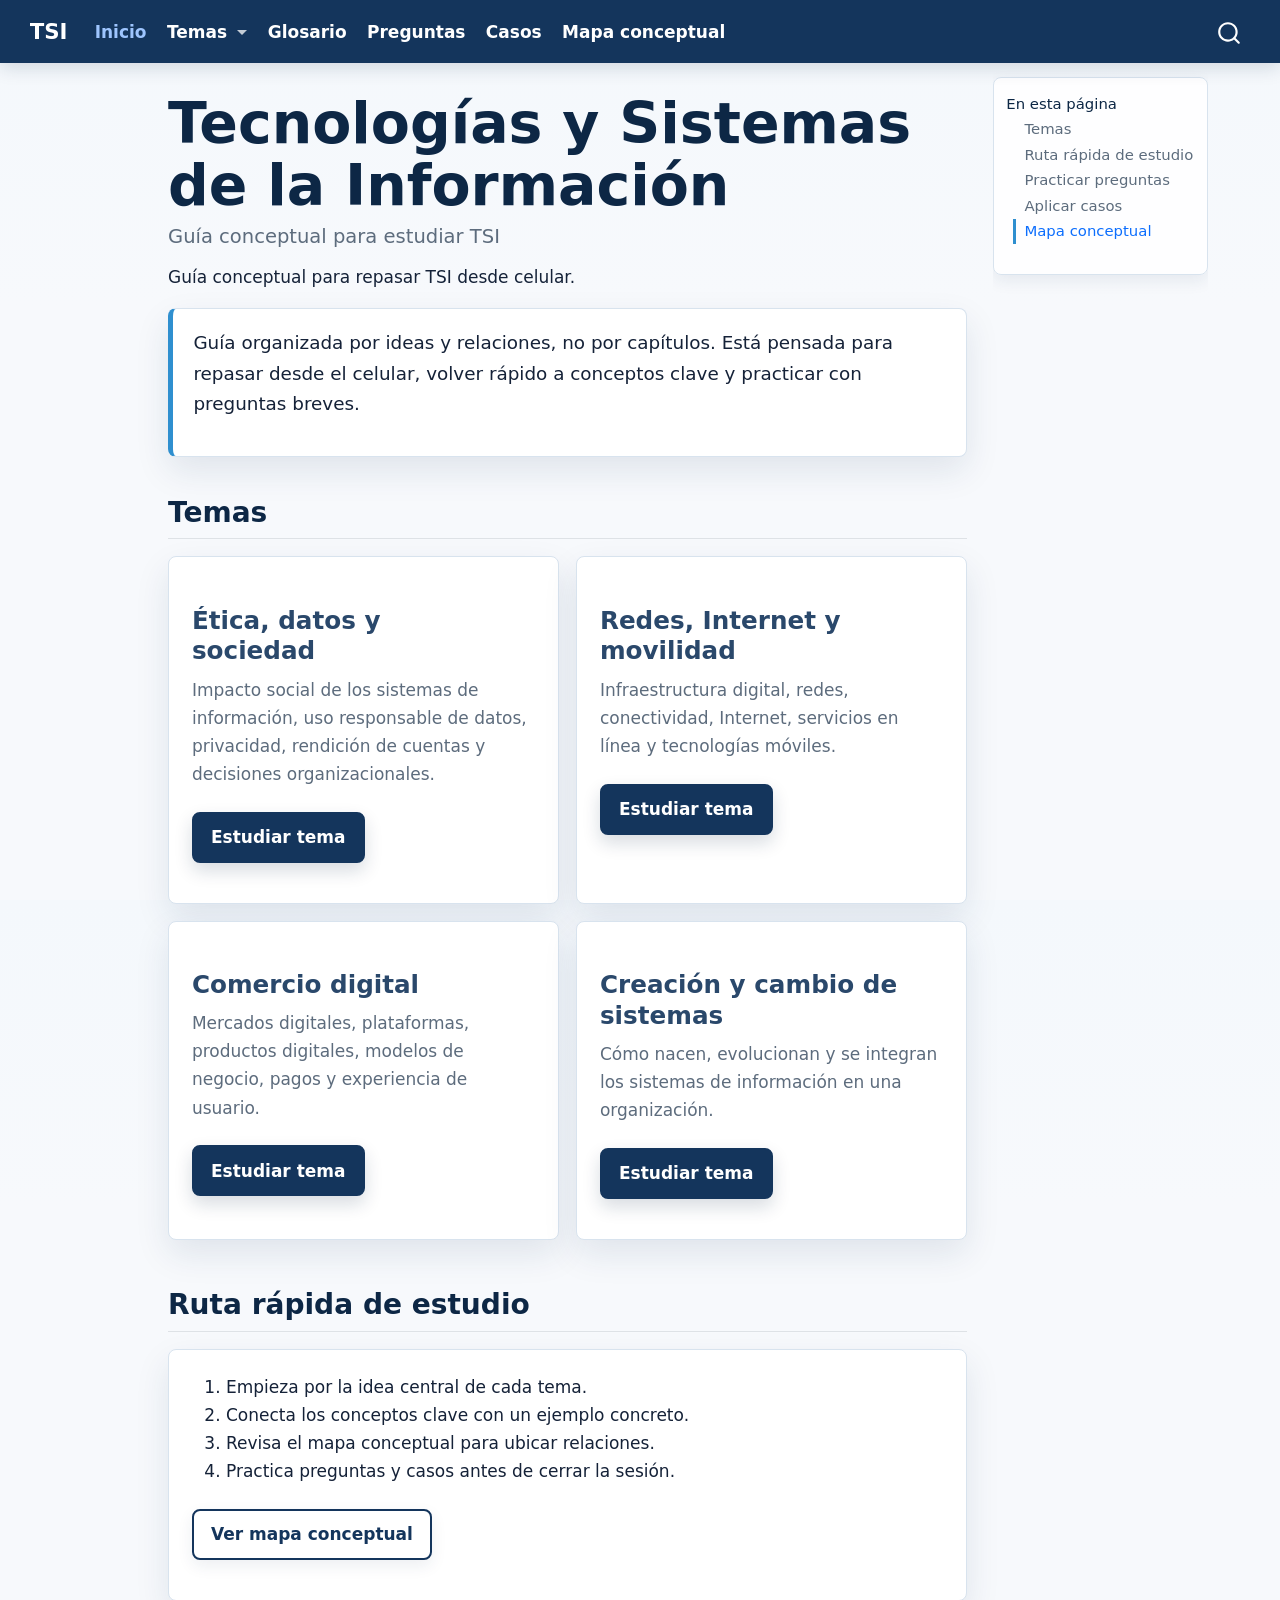
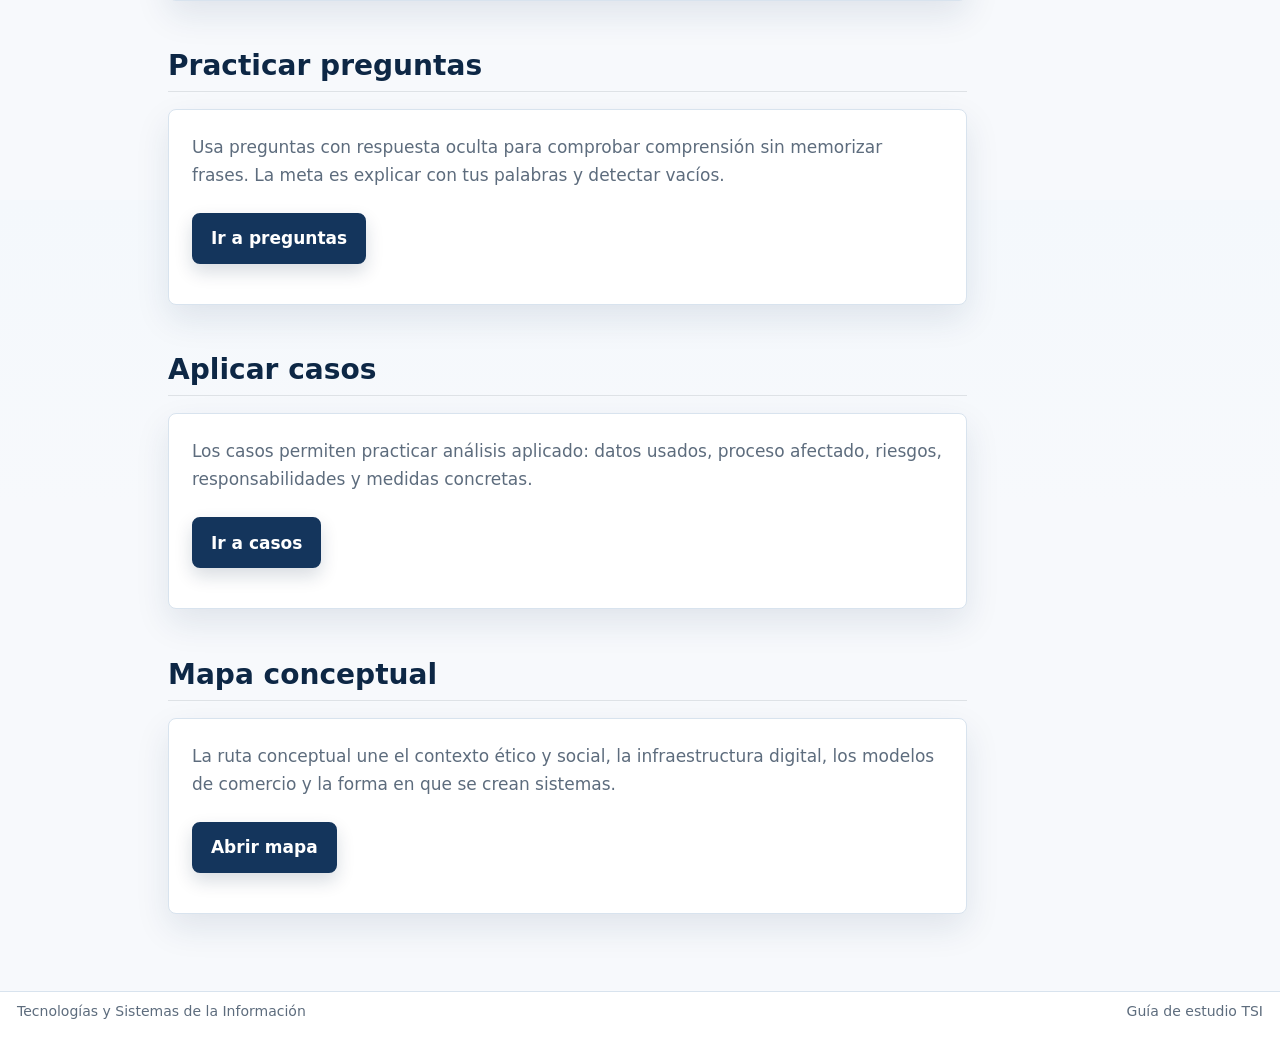
<file: docs/index.html>
<!DOCTYPE html>
<html xmlns="http://www.w3.org/1999/xhtml" lang="es" xml:lang="es"><head>

<meta charset="utf-8">
<meta name="generator" content="quarto-1.9.37">

<meta name="viewport" content="width=device-width, initial-scale=1.0, user-scalable=yes">

<meta name="description" content="Guía conceptual para repasar TSI desde celular.">

<title>Tecnologías y Sistemas de la Información</title>
<style>
/* Default styles provided by pandoc.
** See https://pandoc.org/MANUAL.html#variables-for-html for config info.
*/
code{white-space: pre-wrap;}
span.smallcaps{font-variant: small-caps;}
div.columns{display: flex; gap: min(4vw, 1.5em);}
div.column{flex: auto; overflow-x: auto;}
div.hanging-indent{margin-left: 1.5em; text-indent: -1.5em;}
ul.task-list{list-style: none;}
ul.task-list li input[type="checkbox"] {
  width: 0.8em;
  margin: 0 0.8em 0.2em -1em; /* quarto-specific, see https://github.com/quarto-dev/quarto-cli/issues/4556 */
  vertical-align: middle;
}
</style>


<script src="site_libs/quarto-nav/quarto-nav.js"></script>
<script src="site_libs/quarto-nav/headroom.min.js"></script>
<script src="site_libs/clipboard/clipboard.min.js"></script>
<script src="site_libs/quarto-search/autocomplete.umd.js"></script>
<script src="site_libs/quarto-search/fuse.min.js"></script>
<script src="site_libs/quarto-search/quarto-search.js"></script>
<meta name="quarto:offset" content="./">
<script src="site_libs/quarto-html/quarto.js" type="module"></script>
<script src="site_libs/quarto-html/tabsets/tabsets.js" type="module"></script>
<script src="site_libs/quarto-html/popper.min.js"></script>
<script src="site_libs/quarto-html/tippy.umd.min.js"></script>
<script src="site_libs/quarto-html/anchor.min.js"></script>
<link href="site_libs/quarto-html/tippy.css" rel="stylesheet">
<link href="site_libs/quarto-html/quarto-syntax-highlighting-7f8f88aac4f3542376d5c11b86a4c14d.css" rel="stylesheet" id="quarto-text-highlighting-styles">
<script src="site_libs/bootstrap/bootstrap.min.js"></script>
<link href="site_libs/bootstrap/bootstrap-icons.css" rel="stylesheet">
<link href="site_libs/bootstrap/bootstrap-caf81333e83b2128e3baa7a176d73074.min.css" rel="stylesheet" append-hash="true" id="quarto-bootstrap" data-mode="light">
<script id="quarto-search-options" type="application/json">{
  "location": "navbar",
  "copy-button": false,
  "collapse-after": 3,
  "panel-placement": "end",
  "type": "overlay",
  "limit": 50,
  "keyboard-shortcut": [
    "f",
    "/",
    "s"
  ],
  "show-item-context": false,
  "language": {
    "search-no-results-text": "No se han encontrado resultados",
    "search-matching-documents-text": "documentos encontrados",
    "search-copy-link-title": "Copiar el enlace en la búsqueda",
    "search-hide-matches-text": "Ocultar resultados adicionales",
    "search-more-match-text": "resultado adicional en este documento",
    "search-more-matches-text": "resultados adicionales en este documento",
    "search-clear-button-title": "Borrar",
    "search-text-placeholder": "",
    "search-detached-cancel-button-title": "Cancelar",
    "search-submit-button-title": "Enviar",
    "search-label": "Buscar"
  }
}</script>
<style>html{ scroll-behavior: smooth; }</style>


<link rel="stylesheet" href="assets/css/styles.css">
</head>

<body class="nav-fixed quarto-light">

<div id="quarto-search-results"></div>
  <header id="quarto-header" class="headroom fixed-top">
    <nav class="navbar navbar-expand-lg " data-bs-theme="dark">
      <div class="navbar-container container-fluid">
      <div class="navbar-brand-container mx-auto">
    <a class="navbar-brand" href="./index.html">
    <span class="navbar-title">TSI</span>
    </a>
  </div>
            <div id="quarto-search" class="" title="Buscar"></div>
          <button class="navbar-toggler" type="button" data-bs-toggle="collapse" data-bs-target="#navbarCollapse" aria-controls="navbarCollapse" role="menu" aria-expanded="false" aria-label="Navegación de palanca" onclick="if (window.quartoToggleHeadroom) { window.quartoToggleHeadroom(); }">
  <span class="navbar-toggler-icon"></span>
</button>
          <div class="collapse navbar-collapse" id="navbarCollapse">
            <ul class="navbar-nav navbar-nav-scroll me-auto">
  <li class="nav-item">
    <a class="nav-link active" href="./index.html" aria-current="page">
<span class="menu-text">Inicio</span></a>
  </li>
  <li class="nav-item dropdown ">
    <a class="nav-link dropdown-toggle" href="#" id="nav-menu-temas" role="link" data-bs-toggle="dropdown" aria-expanded="false">
 <span class="menu-text">Temas</span>
    </a>
    <ul class="dropdown-menu" aria-labelledby="nav-menu-temas">
        <li>
    <a class="dropdown-item" href="./temas/etica-datos-sociedad.html">
 <span class="dropdown-text">Ética, datos y sociedad</span></a>
  </li>
        <li>
    <a class="dropdown-item" href="./temas/redes-internet-movilidad.html">
 <span class="dropdown-text">Redes, Internet y movilidad</span></a>
  </li>
        <li>
    <a class="dropdown-item" href="./temas/comercio-digital.html">
 <span class="dropdown-text">Comercio digital</span></a>
  </li>
        <li>
    <a class="dropdown-item" href="./temas/creacion-sistemas.html">
 <span class="dropdown-text">Creación y cambio de sistemas</span></a>
  </li>
    </ul>
  </li>
  <li class="nav-item">
    <a class="nav-link" href="./repaso/glosario.html">
<span class="menu-text">Glosario</span></a>
  </li>
  <li class="nav-item">
    <a class="nav-link" href="./repaso/preguntas.html">
<span class="menu-text">Preguntas</span></a>
  </li>
  <li class="nav-item">
    <a class="nav-link" href="./repaso/casos.html">
<span class="menu-text">Casos</span></a>
  </li>
  <li class="nav-item">
    <a class="nav-link" href="./repaso/mapa-conceptual.html">
<span class="menu-text">Mapa conceptual</span></a>
  </li>
</ul>
          </div> <!-- /navcollapse -->
            <div class="quarto-navbar-tools">
</div>
      </div> <!-- /container-fluid -->
    </nav>
</header>
<!-- content -->
<div id="quarto-content" class="quarto-container page-columns page-rows-contents page-layout-article page-navbar">
<!-- sidebar -->
<!-- margin-sidebar -->
    <div id="quarto-margin-sidebar" class="sidebar margin-sidebar">
        <nav id="TOC" role="doc-toc" class="toc-active">
    <h2 id="toc-title">En esta página</h2>

  <ul class="collapse">
  <li><a href="#temas" id="toc-temas" class="nav-link active" data-scroll-target="#temas">Temas</a></li>
  <li><a href="#ruta-rapida" id="toc-ruta-rapida" class="nav-link" data-scroll-target="#ruta-rapida">Ruta rápida de estudio</a></li>
  <li><a href="#practicar-preguntas" id="toc-practicar-preguntas" class="nav-link" data-scroll-target="#practicar-preguntas">Practicar preguntas</a></li>
  <li><a href="#aplicar-casos" id="toc-aplicar-casos" class="nav-link" data-scroll-target="#aplicar-casos">Aplicar casos</a></li>
  <li><a href="#mapa-conceptual" id="toc-mapa-conceptual" class="nav-link" data-scroll-target="#mapa-conceptual">Mapa conceptual</a></li>
  </ul>
</nav>
    </div>
<!-- main -->
<main class="content" id="quarto-document-content">

<header id="title-block-header" class="quarto-title-block default">
<div class="quarto-title">
<h1 class="title">Tecnologías y Sistemas de la Información</h1>
<p class="subtitle lead">Guía conceptual para estudiar TSI</p>
</div>

<div>
  <div class="description">
    Guía conceptual para repasar TSI desde celular.
  </div>
</div>


<div class="quarto-title-meta">




  </div>



</header>


<div class="home-intro">
<p>Guía organizada por ideas y relaciones, no por capítulos. Está pensada para repasar desde el celular, volver rápido a conceptos clave y practicar con preguntas breves.</p>
</div>
<section id="temas" class="level2">
<h2 class="anchored" data-anchor-id="temas">Temas</h2>
<div class="topic-grid">
<section id="ética-datos-y-sociedad" class="level3 study-card">
<h3 class="anchored" data-anchor-id="ética-datos-y-sociedad">Ética, datos y sociedad</h3>
<p>Impacto social de los sistemas de información, uso responsable de datos, privacidad, rendición de cuentas y decisiones organizacionales.</p>
<p><a href="./temas/etica-datos-sociedad.html" class="study-button">Estudiar tema</a></p>
</section>
<section id="redes-internet-y-movilidad" class="level3 study-card">
<h3 class="anchored" data-anchor-id="redes-internet-y-movilidad">Redes, Internet y movilidad</h3>
<p>Infraestructura digital, redes, conectividad, Internet, servicios en línea y tecnologías móviles.</p>
<p><a href="./temas/redes-internet-movilidad.html" class="study-button">Estudiar tema</a></p>
</section>
<section id="comercio-digital" class="level3 study-card">
<h3 class="anchored" data-anchor-id="comercio-digital">Comercio digital</h3>
<p>Mercados digitales, plataformas, productos digitales, modelos de negocio, pagos y experiencia de usuario.</p>
<p><a href="./temas/comercio-digital.html" class="study-button">Estudiar tema</a></p>
</section>
<section id="creación-y-cambio-de-sistemas" class="level3 study-card">
<h3 class="anchored" data-anchor-id="creación-y-cambio-de-sistemas">Creación y cambio de sistemas</h3>
<p>Cómo nacen, evolucionan y se integran los sistemas de información en una organización.</p>
<p><a href="./temas/creacion-sistemas.html" class="study-button">Estudiar tema</a></p>
</section>
</div>
</section>
<section id="ruta-rapida" class="level2">
<h2 class="anchored" data-anchor-id="ruta-rapida">Ruta rápida de estudio</h2>
<div class="wide-card">
<ol type="1">
<li>Empieza por la idea central de cada tema.</li>
<li>Conecta los conceptos clave con un ejemplo concreto.</li>
<li>Revisa el mapa conceptual para ubicar relaciones.</li>
<li>Practica preguntas y casos antes de cerrar la sesión.</li>
</ol>
<p><a href="./repaso/mapa-conceptual.html" class="study-button secondary">Ver mapa conceptual</a></p>
</div>
</section>
<section id="practicar-preguntas" class="level2">
<h2 class="anchored" data-anchor-id="practicar-preguntas">Practicar preguntas</h2>
<div class="wide-card">
<p>Usa preguntas con respuesta oculta para comprobar comprensión sin memorizar frases. La meta es explicar con tus palabras y detectar vacíos.</p>
<p><a href="./repaso/preguntas.html" class="study-button">Ir a preguntas</a></p>
</div>
</section>
<section id="aplicar-casos" class="level2">
<h2 class="anchored" data-anchor-id="aplicar-casos">Aplicar casos</h2>
<div class="wide-card">
<p>Los casos permiten practicar análisis aplicado: datos usados, proceso afectado, riesgos, responsabilidades y medidas concretas.</p>
<p><a href="./repaso/casos.html" class="study-button">Ir a casos</a></p>
</div>
</section>
<section id="mapa-conceptual" class="level2">
<h2 class="anchored" data-anchor-id="mapa-conceptual">Mapa conceptual</h2>
<div class="wide-card">
<p>La ruta conceptual une el contexto ético y social, la infraestructura digital, los modelos de comercio y la forma en que se crean sistemas.</p>
<p><a href="./repaso/mapa-conceptual.html" class="study-button">Abrir mapa</a></p>
</div>


</section>

</main> <!-- /main -->
<script>
(function () {
  "use strict";

  function currentDepthPrefix() {
    var path = window.location.pathname;
    if (path.indexOf("/temas/") !== -1 || path.indexOf("/repaso/") !== -1) {
      return "../";
    }
    return "";
  }

  function normalizedPath(value) {
    return value.replace(/\/$/, "/index.html");
  }

  function addBottomNav() {
    if (document.querySelector(".tsi-bottom-nav")) {
      return;
    }

    var prefix = currentDepthPrefix();
    var links = [
      { label: "Inicio", href: prefix + "index.html", match: "/index.html" },
      { label: "Temas", href: prefix + "index.html#temas", match: "/temas/" },
      { label: "Preguntas", href: prefix + "repaso/preguntas.html", match: "/repaso/preguntas.html" },
      { label: "Casos", href: prefix + "repaso/casos.html", match: "/repaso/casos.html" }
    ];

    var nav = document.createElement("nav");
    nav.className = "tsi-bottom-nav";
    nav.setAttribute("aria-label", "Navegación rápida");

    var current = normalizedPath(window.location.pathname);
    links.forEach(function (item) {
      var link = document.createElement("a");
      link.href = item.href;
      link.textContent = item.label;

      if (
        (item.match === "/index.html" && current.endsWith("/index.html") && window.location.hash !== "#temas") ||
        (item.match === "/temas/" && (current.indexOf("/temas/") !== -1 || window.location.hash === "#temas")) ||
        (item.match !== "/temas/" && current.endsWith(item.match))
      ) {
        link.setAttribute("aria-current", "page");
      }

      nav.appendChild(link);
    });

    document.body.appendChild(nav);
  }

  function addReadingProgress() {
    if (document.querySelector(".tsi-reading-progress")) {
      return;
    }

    var progress = document.createElement("div");
    var bar = document.createElement("div");
    progress.className = "tsi-reading-progress";
    progress.setAttribute("aria-hidden", "true");
    bar.className = "tsi-reading-progress__bar";
    progress.appendChild(bar);
    document.body.appendChild(progress);

    var ticking = false;
    function update() {
      var scrollMax = document.documentElement.scrollHeight - window.innerHeight;
      var ratio = scrollMax > 0 ? window.scrollY / scrollMax : 1;
      ratio = Math.min(Math.max(ratio, 0), 1);
      bar.style.transform = "scaleX(" + ratio + ")";
      ticking = false;
    }

    function requestUpdate() {
      if (!ticking) {
        window.requestAnimationFrame(update);
        ticking = true;
      }
    }

    update();
    window.addEventListener("scroll", requestUpdate, { passive: true });
    window.addEventListener("resize", requestUpdate);
  }

  function addBackToTopButton() {
    if (document.querySelector(".tsi-back-to-top")) {
      return;
    }

    var button = document.createElement("button");
    button.className = "tsi-back-to-top";
    button.type = "button";
    button.textContent = "↑";
    button.setAttribute("aria-label", "Volver arriba");
    button.title = "Volver arriba";
    document.body.appendChild(button);

    function updateVisibility() {
      if (window.scrollY > 420) {
        button.classList.add("is-visible");
      } else {
        button.classList.remove("is-visible");
      }
    }

    button.addEventListener("click", function () {
      window.scrollTo({ top: 0, behavior: "smooth" });
    });

    updateVisibility();
    window.addEventListener("scroll", updateVisibility, { passive: true });
  }

  function storageGet(key) {
    try {
      return window.localStorage.getItem(key);
    } catch (error) {
      return null;
    }
  }

  function storageSet(key, value) {
    try {
      window.localStorage.setItem(key, value);
    } catch (error) {
      return;
    }
  }

  function compactText(value) {
    return value.toLowerCase().replace(/\s+/g, " ").trim().slice(0, 90);
  }

  function questionKey(card, index) {
    var summary = card.querySelector("summary");
    var label = card.id || (summary ? compactText(summary.textContent) : "pregunta-" + index);
    return "tsi:pregunta:" + normalizedPath(window.location.pathname) + ":" + label;
  }

  function improveAnswerCards() {
    document.querySelectorAll("details.pregunta, details.qa-card").forEach(function (card, index) {
      var key = questionKey(card, index);
      var storedState = storageGet(key);

      if (storedState === "open") {
        card.open = true;
      } else if (storedState === "closed") {
        card.open = false;
      }

      card.addEventListener("toggle", function () {
        storageSet(key, card.open ? "open" : "closed");

        if (card.open) {
          card.scrollIntoView({ block: "nearest", behavior: "smooth" });
        }
      });
    });
  }

  document.addEventListener("DOMContentLoaded", function () {
    addBottomNav();
    addReadingProgress();
    addBackToTopButton();
    improveAnswerCards();
  });
})();
</script>
<script id="quarto-html-after-body" type="application/javascript">
  window.document.addEventListener("DOMContentLoaded", function (event) {
    const icon = "";
    const anchorJS = new window.AnchorJS();
    anchorJS.options = {
      placement: 'right',
      icon: icon
    };
    anchorJS.add('.anchored');
    const isCodeAnnotation = (el) => {
      for (const clz of el.classList) {
        if (clz.startsWith('code-annotation-')) {
          return true;
        }
      }
      return false;
    }
    const onCopySuccess = function(e) {
      // button target
      const button = e.trigger;
      // don't keep focus
      button.blur();
      // flash "checked"
      button.classList.add('code-copy-button-checked');
      var currentTitle = button.getAttribute("title");
      button.setAttribute("title", "Copiado");
      let tooltip;
      if (window.bootstrap) {
        button.setAttribute("data-bs-toggle", "tooltip");
        button.setAttribute("data-bs-placement", "left");
        button.setAttribute("data-bs-title", "Copiado");
        tooltip = new bootstrap.Tooltip(button,
          { trigger: "manual",
            customClass: "code-copy-button-tooltip",
            offset: [0, -8]});
        tooltip.show();
      }
      setTimeout(function() {
        if (tooltip) {
          tooltip.hide();
          button.removeAttribute("data-bs-title");
          button.removeAttribute("data-bs-toggle");
          button.removeAttribute("data-bs-placement");
        }
        button.setAttribute("title", currentTitle);
        button.classList.remove('code-copy-button-checked');
      }, 1000);
      // clear code selection
      e.clearSelection();
    }
    const getTextToCopy = function(trigger) {
      const outerScaffold = trigger.parentElement.cloneNode(true);
      const codeEl = outerScaffold.querySelector('code');
      for (const childEl of codeEl.children) {
        if (isCodeAnnotation(childEl)) {
          childEl.remove();
        }
      }
      return codeEl.innerText;
    }
    const clipboard = new window.ClipboardJS('.code-copy-button:not([data-in-quarto-modal])', {
      text: getTextToCopy
    });
    clipboard.on('success', onCopySuccess);
    if (window.document.getElementById('quarto-embedded-source-code-modal')) {
      const clipboardModal = new window.ClipboardJS('.code-copy-button[data-in-quarto-modal]', {
        text: getTextToCopy,
        container: window.document.getElementById('quarto-embedded-source-code-modal')
      });
      clipboardModal.on('success', onCopySuccess);
    }
      var localhostRegex = new RegExp(/^(?:http|https):\/\/localhost\:?[0-9]*\//);
      var mailtoRegex = new RegExp(/^mailto:/);
        var filterRegex = new RegExp('/' + window.location.host + '/');
      var isInternal = (href) => {
          return filterRegex.test(href) || localhostRegex.test(href) || mailtoRegex.test(href);
      }
      // Inspect non-navigation links and adorn them if external
     var links = window.document.querySelectorAll('a[href]:not(.nav-link):not(.navbar-brand):not(.toc-action):not(.sidebar-link):not(.sidebar-item-toggle):not(.pagination-link):not(.no-external):not([aria-hidden]):not(.dropdown-item):not(.quarto-navigation-tool):not(.about-link)');
      for (var i=0; i<links.length; i++) {
        const link = links[i];
        if (!isInternal(link.href)) {
          // undo the damage that might have been done by quarto-nav.js in the case of
          // links that we want to consider external
          if (link.dataset.originalHref !== undefined) {
            link.href = link.dataset.originalHref;
          }
            // target, if specified
            link.setAttribute("target", "_blank");
            if (link.getAttribute("rel") === null) {
              link.setAttribute("rel", "noopener");
            }
        }
      }
    function tippyHover(el, contentFn, onTriggerFn, onUntriggerFn) {
      const config = {
        allowHTML: true,
        maxWidth: 500,
        delay: 100,
        arrow: false,
        appendTo: function(el) {
            return el.parentElement;
        },
        interactive: true,
        interactiveBorder: 10,
        theme: 'quarto',
        placement: 'bottom-start',
      };
      if (contentFn) {
        config.content = contentFn;
      }
      if (onTriggerFn) {
        config.onTrigger = onTriggerFn;
      }
      if (onUntriggerFn) {
        config.onUntrigger = onUntriggerFn;
      }
      window.tippy(el, config);
    }
    const noterefs = window.document.querySelectorAll('a[role="doc-noteref"]');
    for (var i=0; i<noterefs.length; i++) {
      const ref = noterefs[i];
      tippyHover(ref, function() {
        // use id or data attribute instead here
        let href = ref.getAttribute('data-footnote-href') || ref.getAttribute('href');
        try { href = new URL(href).hash; } catch {}
        const id = href.replace(/^#\/?/, "");
        const note = window.document.getElementById(id);
        if (note) {
          return note.innerHTML;
        } else {
          return "";
        }
      });
    }
    const xrefs = window.document.querySelectorAll('a.quarto-xref');
    const processXRef = (id, note) => {
      // Strip column container classes
      const stripColumnClz = (el) => {
        el.classList.remove("page-full", "page-columns");
        if (el.children) {
          for (const child of el.children) {
            stripColumnClz(child);
          }
        }
      }
      stripColumnClz(note)
      if (id === null || id.startsWith('sec-')) {
        // Special case sections, only their first couple elements
        const container = document.createElement("div");
        if (note.children && note.children.length > 2) {
          container.appendChild(note.children[0].cloneNode(true));
          for (let i = 1; i < note.children.length; i++) {
            const child = note.children[i];
            if (child.tagName === "P" && child.innerText === "") {
              continue;
            } else {
              container.appendChild(child.cloneNode(true));
              break;
            }
          }
          if (window.Quarto?.typesetMath) {
            window.Quarto.typesetMath(container);
          }
          return container.innerHTML
        } else {
          if (window.Quarto?.typesetMath) {
            window.Quarto.typesetMath(note);
          }
          return note.innerHTML;
        }
      } else {
        // Remove any anchor links if they are present
        const anchorLink = note.querySelector('a.anchorjs-link');
        if (anchorLink) {
          anchorLink.remove();
        }
        if (window.Quarto?.typesetMath) {
          window.Quarto.typesetMath(note);
        }
        if (note.classList.contains("callout")) {
          return note.outerHTML;
        } else {
          return note.innerHTML;
        }
      }
    }
    for (var i=0; i<xrefs.length; i++) {
      const xref = xrefs[i];
      tippyHover(xref, undefined, function(instance) {
        instance.disable();
        let url = xref.getAttribute('href');
        let hash = undefined;
        if (url.startsWith('#')) {
          hash = url;
        } else {
          try { hash = new URL(url).hash; } catch {}
        }
        if (hash) {
          const id = hash.replace(/^#\/?/, "");
          const note = window.document.getElementById(id);
          if (note !== null) {
            try {
              const html = processXRef(id, note.cloneNode(true));
              instance.setContent(html);
            } finally {
              instance.enable();
              instance.show();
            }
          } else {
            // See if we can fetch this
            fetch(url.split('#')[0])
            .then(res => res.text())
            .then(html => {
              const parser = new DOMParser();
              const htmlDoc = parser.parseFromString(html, "text/html");
              const note = htmlDoc.getElementById(id);
              if (note !== null) {
                const html = processXRef(id, note);
                instance.setContent(html);
              }
            }).finally(() => {
              instance.enable();
              instance.show();
            });
          }
        } else {
          // See if we can fetch a full url (with no hash to target)
          // This is a special case and we should probably do some content thinning / targeting
          fetch(url)
          .then(res => res.text())
          .then(html => {
            const parser = new DOMParser();
            const htmlDoc = parser.parseFromString(html, "text/html");
            const note = htmlDoc.querySelector('main.content');
            if (note !== null) {
              // This should only happen for chapter cross references
              // (since there is no id in the URL)
              // remove the first header
              if (note.children.length > 0 && note.children[0].tagName === "HEADER") {
                note.children[0].remove();
              }
              const html = processXRef(null, note);
              instance.setContent(html);
            }
          }).finally(() => {
            instance.enable();
            instance.show();
          });
        }
      }, function(instance) {
      });
    }
        let selectedAnnoteEl;
        const selectorForAnnotation = ( cell, annotation) => {
          let cellAttr = 'data-code-cell="' + cell + '"';
          let lineAttr = 'data-code-annotation="' +  annotation + '"';
          const selector = 'span[' + cellAttr + '][' + lineAttr + ']';
          return selector;
        }
        const selectCodeLines = (annoteEl) => {
          const doc = window.document;
          const targetCell = annoteEl.getAttribute("data-target-cell");
          const targetAnnotation = annoteEl.getAttribute("data-target-annotation");
          const annoteSpan = window.document.querySelector(selectorForAnnotation(targetCell, targetAnnotation));
          const lines = annoteSpan.getAttribute("data-code-lines").split(",");
          const lineIds = lines.map((line) => {
            return targetCell + "-" + line;
          })
          let top = null;
          let height = null;
          let parent = null;
          if (lineIds.length > 0) {
              //compute the position of the single el (top and bottom and make a div)
              const el = window.document.getElementById(lineIds[0]);
              top = el.offsetTop;
              height = el.offsetHeight;
              parent = el.parentElement.parentElement;
            if (lineIds.length > 1) {
              const lastEl = window.document.getElementById(lineIds[lineIds.length - 1]);
              const bottom = lastEl.offsetTop + lastEl.offsetHeight;
              height = bottom - top;
            }
            if (top !== null && height !== null && parent !== null) {
              // cook up a div (if necessary) and position it
              let div = window.document.getElementById("code-annotation-line-highlight");
              if (div === null) {
                div = window.document.createElement("div");
                div.setAttribute("id", "code-annotation-line-highlight");
                div.style.position = 'absolute';
                parent.appendChild(div);
              }
              div.style.top = top - 2 + "px";
              div.style.height = height + 4 + "px";
              div.style.left = 0;
              let gutterDiv = window.document.getElementById("code-annotation-line-highlight-gutter");
              if (gutterDiv === null) {
                gutterDiv = window.document.createElement("div");
                gutterDiv.setAttribute("id", "code-annotation-line-highlight-gutter");
                gutterDiv.style.position = 'absolute';
                const codeCell = window.document.getElementById(targetCell);
                const gutter = codeCell.querySelector('.code-annotation-gutter');
                gutter.appendChild(gutterDiv);
              }
              gutterDiv.style.top = top - 2 + "px";
              gutterDiv.style.height = height + 4 + "px";
            }
            selectedAnnoteEl = annoteEl;
          }
        };
        const unselectCodeLines = () => {
          const elementsIds = ["code-annotation-line-highlight", "code-annotation-line-highlight-gutter"];
          elementsIds.forEach((elId) => {
            const div = window.document.getElementById(elId);
            if (div) {
              div.remove();
            }
          });
          selectedAnnoteEl = undefined;
        };
          // Handle positioning of the toggle
      window.addEventListener(
        "resize",
        throttle(() => {
          elRect = undefined;
          if (selectedAnnoteEl) {
            selectCodeLines(selectedAnnoteEl);
          }
        }, 10)
      );
      function throttle(fn, ms) {
      let throttle = false;
      let timer;
        return (...args) => {
          if(!throttle) { // first call gets through
              fn.apply(this, args);
              throttle = true;
          } else { // all the others get throttled
              if(timer) clearTimeout(timer); // cancel #2
              timer = setTimeout(() => {
                fn.apply(this, args);
                timer = throttle = false;
              }, ms);
          }
        };
      }
        // Attach click handler to the DT
        const annoteDls = window.document.querySelectorAll('dt[data-target-cell]');
        for (const annoteDlNode of annoteDls) {
          annoteDlNode.addEventListener('click', (event) => {
            const clickedEl = event.target;
            if (clickedEl !== selectedAnnoteEl) {
              unselectCodeLines();
              const activeEl = window.document.querySelector('dt[data-target-cell].code-annotation-active');
              if (activeEl) {
                activeEl.classList.remove('code-annotation-active');
              }
              selectCodeLines(clickedEl);
              clickedEl.classList.add('code-annotation-active');
            } else {
              // Unselect the line
              unselectCodeLines();
              clickedEl.classList.remove('code-annotation-active');
            }
          });
        }
    const findCites = (el) => {
      const parentEl = el.parentElement;
      if (parentEl) {
        const cites = parentEl.dataset.cites;
        if (cites) {
          return {
            el,
            cites: cites.split(' ')
          };
        } else {
          return findCites(el.parentElement)
        }
      } else {
        return undefined;
      }
    };
    var bibliorefs = window.document.querySelectorAll('a[role="doc-biblioref"]');
    for (var i=0; i<bibliorefs.length; i++) {
      const ref = bibliorefs[i];
      const citeInfo = findCites(ref);
      if (citeInfo) {
        tippyHover(citeInfo.el, function() {
          var popup = window.document.createElement('div');
          citeInfo.cites.forEach(function(cite) {
            var citeDiv = window.document.createElement('div');
            citeDiv.classList.add('hanging-indent');
            citeDiv.classList.add('csl-entry');
            var biblioDiv = window.document.getElementById('ref-' + cite);
            if (biblioDiv) {
              citeDiv.innerHTML = biblioDiv.innerHTML;
            }
            popup.appendChild(citeDiv);
          });
          return popup.innerHTML;
        });
      }
    }
  });
  </script>
</div> <!-- /content -->
<footer class="footer">
  <div class="nav-footer">
    <div class="nav-footer-left">
<p>Tecnologías y Sistemas de la Información</p>
</div>
    <div class="nav-footer-center">
      &nbsp;
    </div>
    <div class="nav-footer-right">
<p>Guía de estudio TSI</p>
</div>
  </div>
</footer>




<script src="site_libs/quarto-html/zenscroll-min.js"></script>
</body></html>
</file>
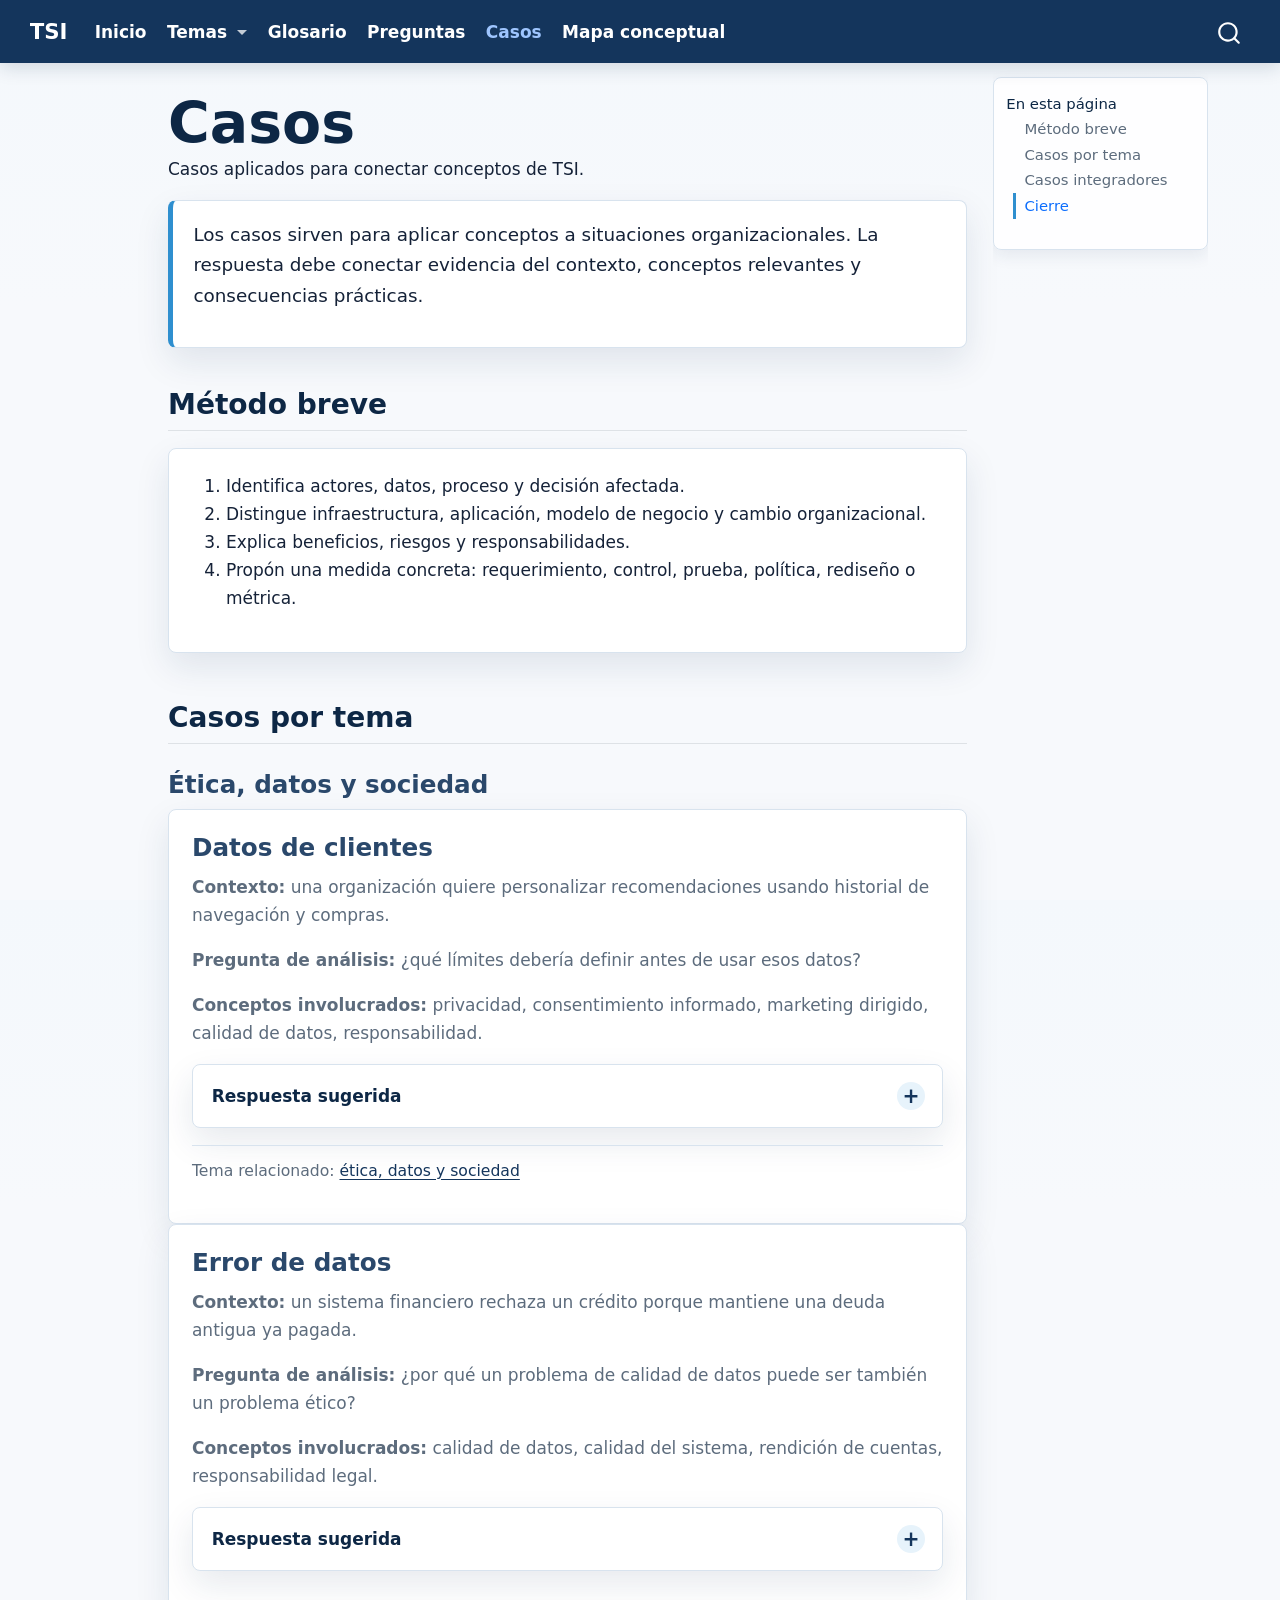
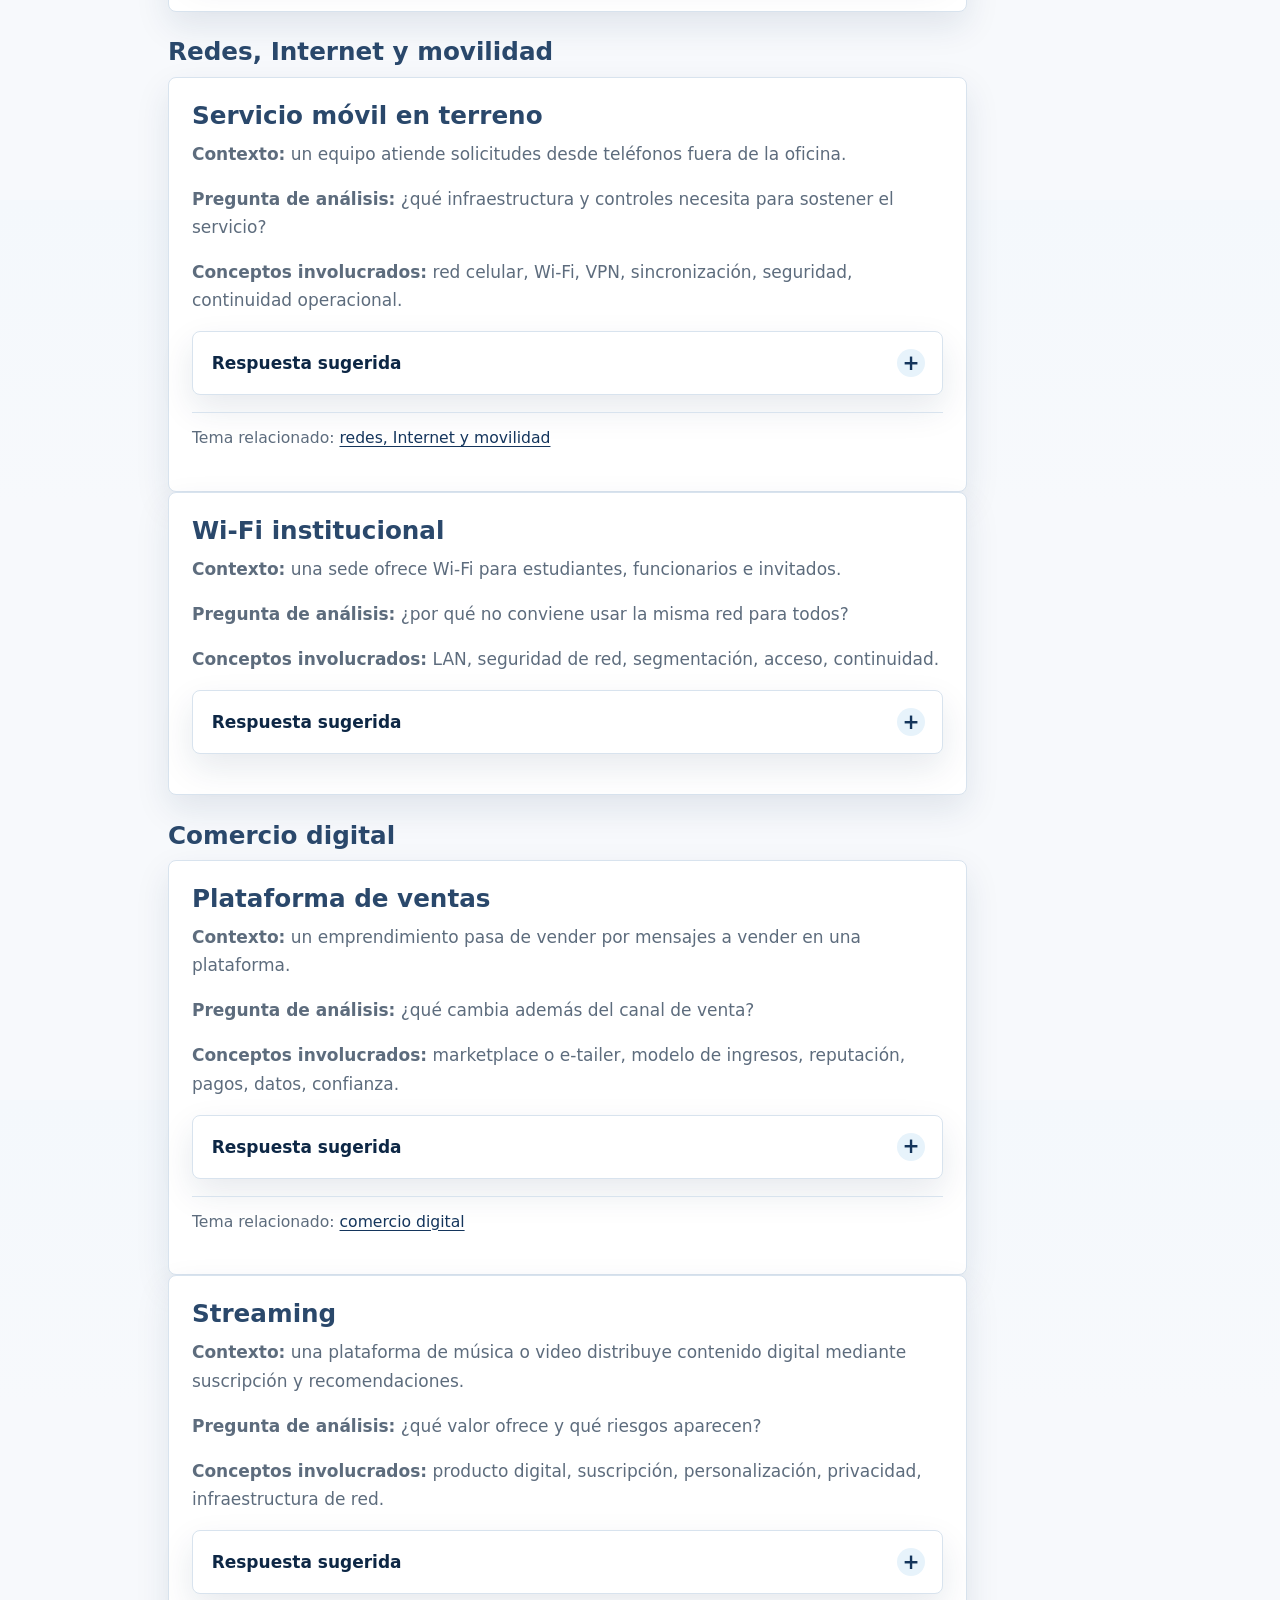
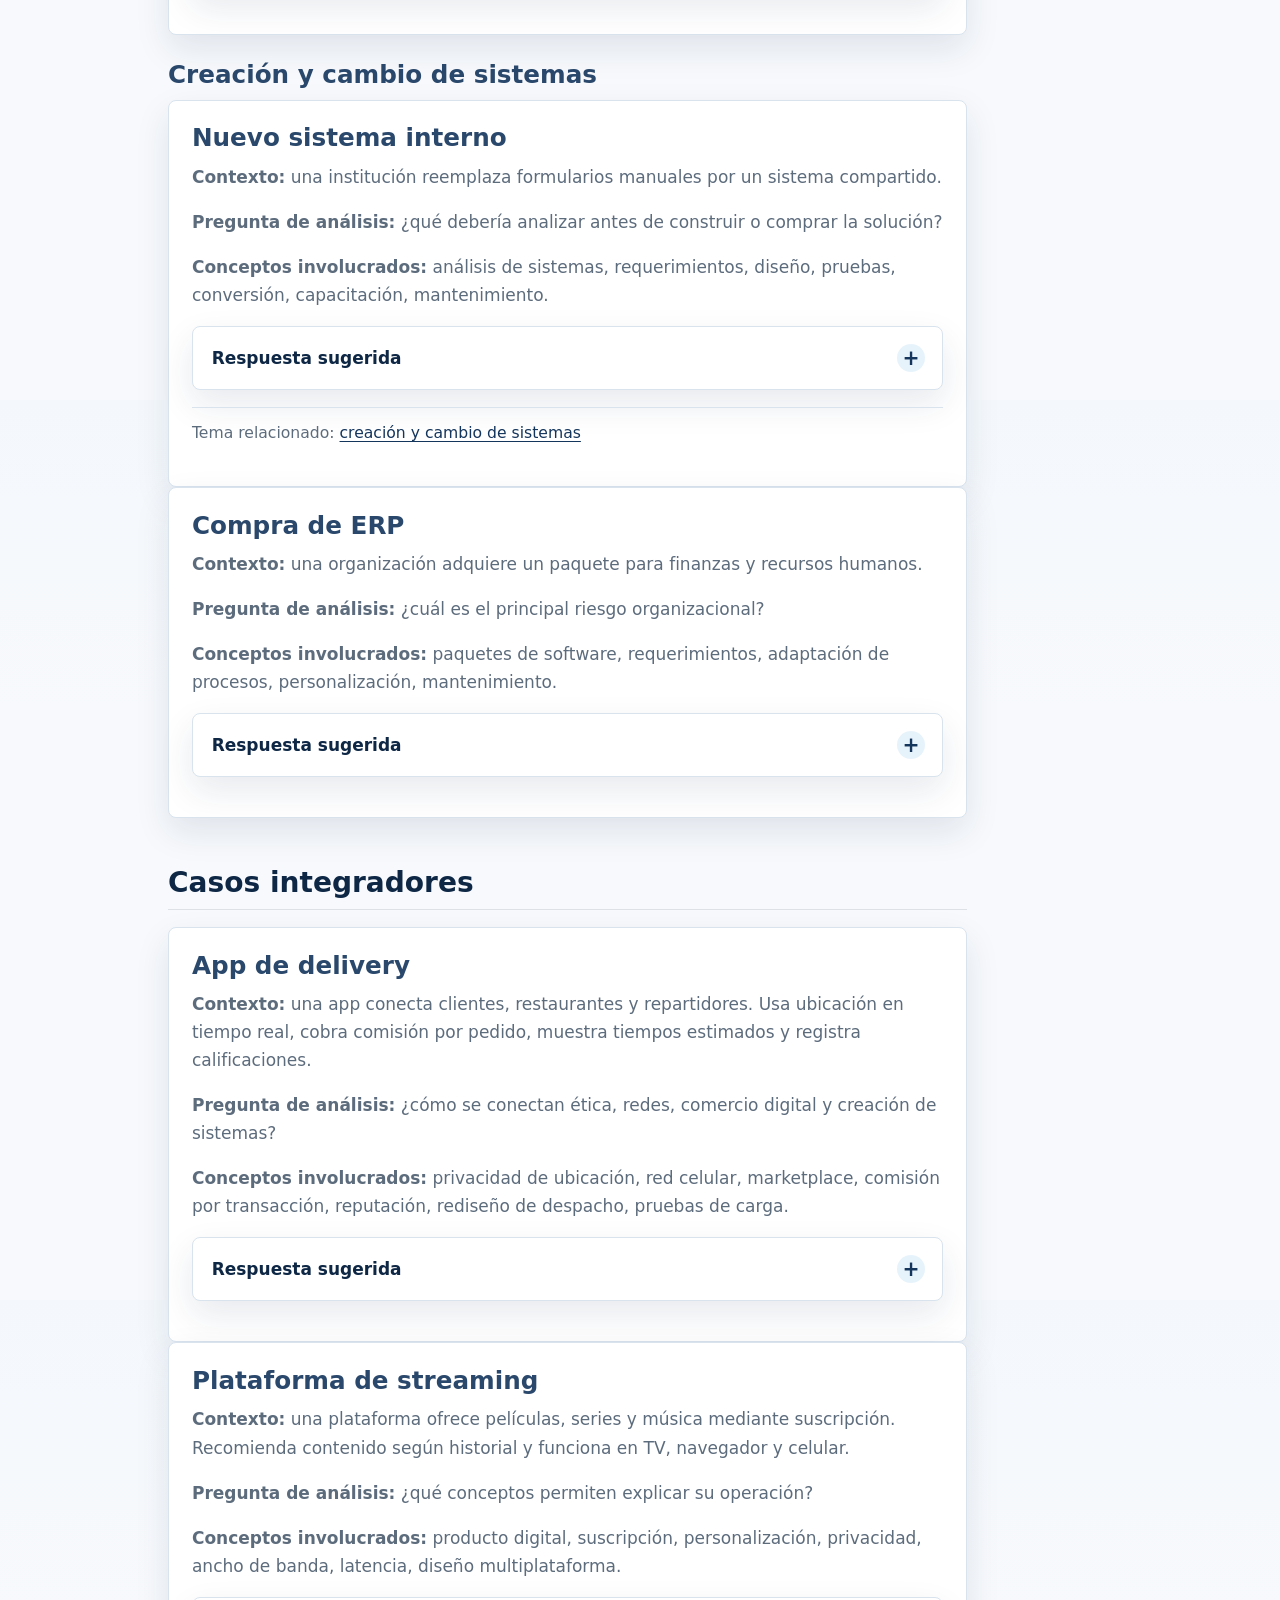
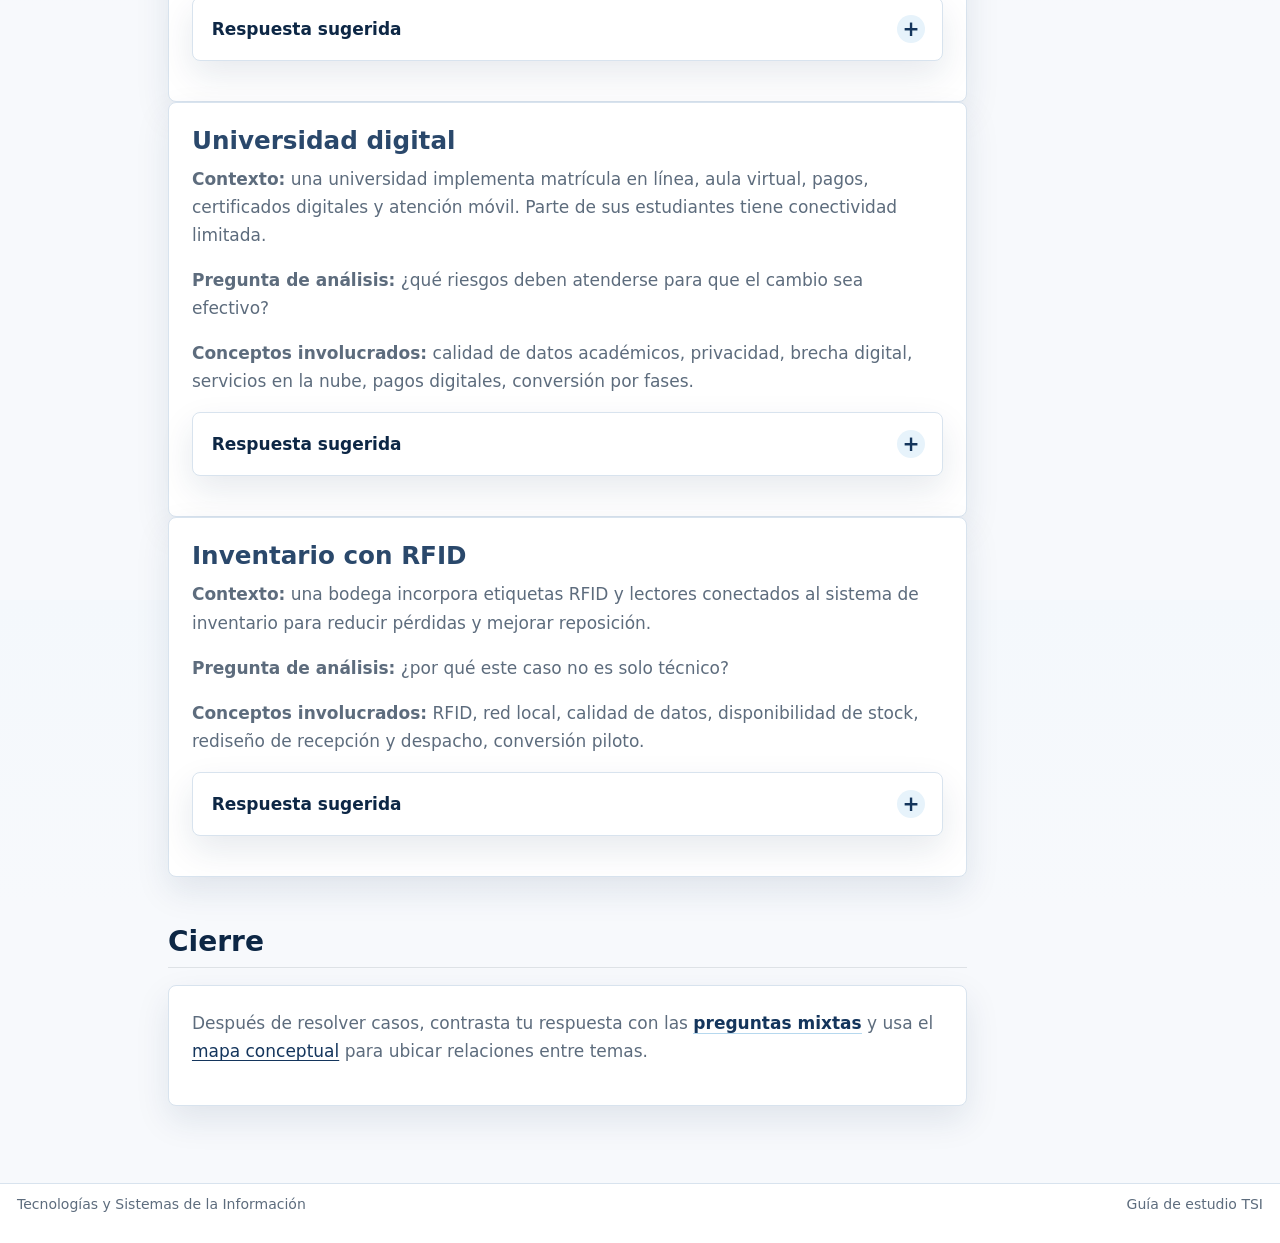
<file: docs/repaso/casos.html>
<!DOCTYPE html>
<html xmlns="http://www.w3.org/1999/xhtml" lang="es" xml:lang="es"><head>

<meta charset="utf-8">
<meta name="generator" content="quarto-1.9.37">

<meta name="viewport" content="width=device-width, initial-scale=1.0, user-scalable=yes">

<meta name="description" content="Casos aplicados para conectar conceptos de TSI.">

<title>Casos – Tecnologías y Sistemas de la Información</title>
<style>
/* Default styles provided by pandoc.
** See https://pandoc.org/MANUAL.html#variables-for-html for config info.
*/
code{white-space: pre-wrap;}
span.smallcaps{font-variant: small-caps;}
div.columns{display: flex; gap: min(4vw, 1.5em);}
div.column{flex: auto; overflow-x: auto;}
div.hanging-indent{margin-left: 1.5em; text-indent: -1.5em;}
ul.task-list{list-style: none;}
ul.task-list li input[type="checkbox"] {
  width: 0.8em;
  margin: 0 0.8em 0.2em -1em; /* quarto-specific, see https://github.com/quarto-dev/quarto-cli/issues/4556 */
  vertical-align: middle;
}
</style>


<script src="../site_libs/quarto-nav/quarto-nav.js"></script>
<script src="../site_libs/quarto-nav/headroom.min.js"></script>
<script src="../site_libs/clipboard/clipboard.min.js"></script>
<script src="../site_libs/quarto-search/autocomplete.umd.js"></script>
<script src="../site_libs/quarto-search/fuse.min.js"></script>
<script src="../site_libs/quarto-search/quarto-search.js"></script>
<meta name="quarto:offset" content="../">
<script src="../site_libs/quarto-html/quarto.js" type="module"></script>
<script src="../site_libs/quarto-html/tabsets/tabsets.js" type="module"></script>
<script src="../site_libs/quarto-html/popper.min.js"></script>
<script src="../site_libs/quarto-html/tippy.umd.min.js"></script>
<script src="../site_libs/quarto-html/anchor.min.js"></script>
<link href="../site_libs/quarto-html/tippy.css" rel="stylesheet">
<link href="../site_libs/quarto-html/quarto-syntax-highlighting-7f8f88aac4f3542376d5c11b86a4c14d.css" rel="stylesheet" id="quarto-text-highlighting-styles">
<script src="../site_libs/bootstrap/bootstrap.min.js"></script>
<link href="../site_libs/bootstrap/bootstrap-icons.css" rel="stylesheet">
<link href="../site_libs/bootstrap/bootstrap-caf81333e83b2128e3baa7a176d73074.min.css" rel="stylesheet" append-hash="true" id="quarto-bootstrap" data-mode="light">
<script id="quarto-search-options" type="application/json">{
  "location": "navbar",
  "copy-button": false,
  "collapse-after": 3,
  "panel-placement": "end",
  "type": "overlay",
  "limit": 50,
  "keyboard-shortcut": [
    "f",
    "/",
    "s"
  ],
  "show-item-context": false,
  "language": {
    "search-no-results-text": "No se han encontrado resultados",
    "search-matching-documents-text": "documentos encontrados",
    "search-copy-link-title": "Copiar el enlace en la búsqueda",
    "search-hide-matches-text": "Ocultar resultados adicionales",
    "search-more-match-text": "resultado adicional en este documento",
    "search-more-matches-text": "resultados adicionales en este documento",
    "search-clear-button-title": "Borrar",
    "search-text-placeholder": "",
    "search-detached-cancel-button-title": "Cancelar",
    "search-submit-button-title": "Enviar",
    "search-label": "Buscar"
  }
}</script>
<style>html{ scroll-behavior: smooth; }</style>


<link rel="stylesheet" href="../assets/css/styles.css">
</head>

<body class="nav-fixed quarto-light">

<div id="quarto-search-results"></div>
  <header id="quarto-header" class="headroom fixed-top">
    <nav class="navbar navbar-expand-lg " data-bs-theme="dark">
      <div class="navbar-container container-fluid">
      <div class="navbar-brand-container mx-auto">
    <a class="navbar-brand" href="../index.html">
    <span class="navbar-title">TSI</span>
    </a>
  </div>
            <div id="quarto-search" class="" title="Buscar"></div>
          <button class="navbar-toggler" type="button" data-bs-toggle="collapse" data-bs-target="#navbarCollapse" aria-controls="navbarCollapse" role="menu" aria-expanded="false" aria-label="Navegación de palanca" onclick="if (window.quartoToggleHeadroom) { window.quartoToggleHeadroom(); }">
  <span class="navbar-toggler-icon"></span>
</button>
          <div class="collapse navbar-collapse" id="navbarCollapse">
            <ul class="navbar-nav navbar-nav-scroll me-auto">
  <li class="nav-item">
    <a class="nav-link" href="../index.html">
<span class="menu-text">Inicio</span></a>
  </li>
  <li class="nav-item dropdown ">
    <a class="nav-link dropdown-toggle" href="#" id="nav-menu-temas" role="link" data-bs-toggle="dropdown" aria-expanded="false">
 <span class="menu-text">Temas</span>
    </a>
    <ul class="dropdown-menu" aria-labelledby="nav-menu-temas">
        <li>
    <a class="dropdown-item" href="../temas/etica-datos-sociedad.html">
 <span class="dropdown-text">Ética, datos y sociedad</span></a>
  </li>
        <li>
    <a class="dropdown-item" href="../temas/redes-internet-movilidad.html">
 <span class="dropdown-text">Redes, Internet y movilidad</span></a>
  </li>
        <li>
    <a class="dropdown-item" href="../temas/comercio-digital.html">
 <span class="dropdown-text">Comercio digital</span></a>
  </li>
        <li>
    <a class="dropdown-item" href="../temas/creacion-sistemas.html">
 <span class="dropdown-text">Creación y cambio de sistemas</span></a>
  </li>
    </ul>
  </li>
  <li class="nav-item">
    <a class="nav-link" href="../repaso/glosario.html">
<span class="menu-text">Glosario</span></a>
  </li>
  <li class="nav-item">
    <a class="nav-link" href="../repaso/preguntas.html">
<span class="menu-text">Preguntas</span></a>
  </li>
  <li class="nav-item">
    <a class="nav-link active" href="../repaso/casos.html" aria-current="page">
<span class="menu-text">Casos</span></a>
  </li>
  <li class="nav-item">
    <a class="nav-link" href="../repaso/mapa-conceptual.html">
<span class="menu-text">Mapa conceptual</span></a>
  </li>
</ul>
          </div> <!-- /navcollapse -->
            <div class="quarto-navbar-tools">
</div>
      </div> <!-- /container-fluid -->
    </nav>
</header>
<!-- content -->
<div id="quarto-content" class="quarto-container page-columns page-rows-contents page-layout-article page-navbar">
<!-- sidebar -->
<!-- margin-sidebar -->
    <div id="quarto-margin-sidebar" class="sidebar margin-sidebar">
        <nav id="TOC" role="doc-toc" class="toc-active">
    <h2 id="toc-title">En esta página</h2>

  <ul class="collapse">
  <li><a href="#metodo-breve" id="toc-metodo-breve" class="nav-link active" data-scroll-target="#metodo-breve">Método breve</a></li>
  <li><a href="#casos-por-tema" id="toc-casos-por-tema" class="nav-link" data-scroll-target="#casos-por-tema">Casos por tema</a></li>
  <li><a href="#casos-integradores" id="toc-casos-integradores" class="nav-link" data-scroll-target="#casos-integradores">Casos integradores</a></li>
  <li><a href="#cierre" id="toc-cierre" class="nav-link" data-scroll-target="#cierre">Cierre</a></li>
  </ul>
</nav>
    </div>
<!-- main -->
<main class="content" id="quarto-document-content">

<header id="title-block-header" class="quarto-title-block default">
<div class="quarto-title">
<h1 class="title">Casos</h1>
</div>

<div>
  <div class="description">
    Casos aplicados para conectar conceptos de TSI.
  </div>
</div>


<div class="quarto-title-meta">




  </div>



</header>


<div class="home-intro">
<p>Los casos sirven para aplicar conceptos a situaciones organizacionales. La respuesta debe conectar evidencia del contexto, conceptos relevantes y consecuencias prácticas.</p>
</div>
<section id="metodo-breve" class="level2">
<h2 class="anchored" data-anchor-id="metodo-breve">Método breve</h2>
<div class="wide-card">
<ol type="1">
<li>Identifica actores, datos, proceso y decisión afectada.</li>
<li>Distingue infraestructura, aplicación, modelo de negocio y cambio organizacional.</li>
<li>Explica beneficios, riesgos y responsabilidades.</li>
<li>Propón una medida concreta: requerimiento, control, prueba, política, rediseño o métrica.</li>
</ol>
</div>
</section>
<section id="casos-por-tema" class="level2">
<h2 class="anchored" data-anchor-id="casos-por-tema">Casos por tema</h2>
<section id="ética-datos-y-sociedad" class="level3">
<h3 class="anchored" data-anchor-id="ética-datos-y-sociedad">Ética, datos y sociedad</h3>
</section>
<section id="datos-de-clientes" class="level3 case-card">
<h3 class="anchored" data-anchor-id="datos-de-clientes">Datos de clientes</h3>
<p><strong>Contexto:</strong> una organización quiere personalizar recomendaciones usando historial de navegación y compras.</p>
<p><strong>Pregunta de análisis:</strong> ¿qué límites debería definir antes de usar esos datos?</p>
<p><strong>Conceptos involucrados:</strong> privacidad, consentimiento informado, marketing dirigido, calidad de datos, responsabilidad.</p>
<details class="pregunta">
<summary>
Respuesta sugerida
</summary>
<p>
Debe definir qué datos son necesarios, para qué se usarán, quién accede, cuánto tiempo se conservan y cómo se informa al usuario. También debe controlar errores o sesgos, porque una recomendación basada en datos deficientes puede afectar trato, precios o acceso.
</p>
</details>
<p class="case-link">
Tema relacionado: <a href="../temas/etica-datos-sociedad.html">ética, datos y sociedad</a>
</p>
</section>
<section id="error-de-datos" class="level3 case-card">
<h3 class="anchored" data-anchor-id="error-de-datos">Error de datos</h3>
<p><strong>Contexto:</strong> un sistema financiero rechaza un crédito porque mantiene una deuda antigua ya pagada.</p>
<p><strong>Pregunta de análisis:</strong> ¿por qué un problema de calidad de datos puede ser también un problema ético?</p>
<p><strong>Conceptos involucrados:</strong> calidad de datos, calidad del sistema, rendición de cuentas, responsabilidad legal.</p>
<details class="pregunta">
<summary>
Respuesta sugerida
</summary>
<p>
El error afecta una oportunidad concreta para una persona. La organización debe poder corregir el dato, explicar la decisión, identificar responsables y revisar controles para que el sistema no reproduzca daños similares.
</p>
</details>
</section>
<section id="redes-internet-y-movilidad" class="level3">
<h3 class="anchored" data-anchor-id="redes-internet-y-movilidad">Redes, Internet y movilidad</h3>
</section>
<section id="servicio-móvil-en-terreno" class="level3 case-card">
<h3 class="anchored" data-anchor-id="servicio-móvil-en-terreno">Servicio móvil en terreno</h3>
<p><strong>Contexto:</strong> un equipo atiende solicitudes desde teléfonos fuera de la oficina.</p>
<p><strong>Pregunta de análisis:</strong> ¿qué infraestructura y controles necesita para sostener el servicio?</p>
<p><strong>Conceptos involucrados:</strong> red celular, Wi-Fi, VPN, sincronización, seguridad, continuidad operacional.</p>
<details class="pregunta">
<summary>
Respuesta sugerida
</summary>
<p>
Necesita acceso móvil confiable, autenticación, permisos, cifrado, sincronización cuando la señal vuelva y procedimientos de respaldo. La red debe analizarse como parte del proceso, porque una caída puede impedir atención, registro o seguimiento.
</p>
</details>
<p class="case-link">
Tema relacionado: <a href="../temas/redes-internet-movilidad.html">redes, Internet y movilidad</a>
</p>
</section>
<section id="wi-fi-institucional" class="level3 case-card">
<h3 class="anchored" data-anchor-id="wi-fi-institucional">Wi-Fi institucional</h3>
<p><strong>Contexto:</strong> una sede ofrece Wi-Fi para estudiantes, funcionarios e invitados.</p>
<p><strong>Pregunta de análisis:</strong> ¿por qué no conviene usar la misma red para todos?</p>
<p><strong>Conceptos involucrados:</strong> LAN, seguridad de red, segmentación, acceso, continuidad.</p>
<details class="pregunta">
<summary>
Respuesta sugerida
</summary>
<p>
Separar redes reduce el riesgo de que usuarios invitados accedan a sistemas internos o saturen servicios críticos. La segmentación permite administrar permisos, monitorear tráfico y proteger datos institucionales.
</p>
</details>
</section>
<section id="comercio-digital" class="level3">
<h3 class="anchored" data-anchor-id="comercio-digital">Comercio digital</h3>
</section>
<section id="plataforma-de-ventas" class="level3 case-card">
<h3 class="anchored" data-anchor-id="plataforma-de-ventas">Plataforma de ventas</h3>
<p><strong>Contexto:</strong> un emprendimiento pasa de vender por mensajes a vender en una plataforma.</p>
<p><strong>Pregunta de análisis:</strong> ¿qué cambia además del canal de venta?</p>
<p><strong>Conceptos involucrados:</strong> marketplace o e-tailer, modelo de ingresos, reputación, pagos, datos, confianza.</p>
<details class="pregunta">
<summary>
Respuesta sugerida
</summary>
<p>
Cambian la forma de publicar productos, procesar pagos, registrar pedidos, medir resultados y construir confianza. También aparecen datos para segmentar, mejorar atención y evaluar si el modelo obtiene ingresos por venta directa, comisión, publicidad u otro mecanismo.
</p>
</details>
<p class="case-link">
Tema relacionado: <a href="../temas/comercio-digital.html">comercio digital</a>
</p>
</section>
<section id="streaming" class="level3 case-card">
<h3 class="anchored" data-anchor-id="streaming">Streaming</h3>
<p><strong>Contexto:</strong> una plataforma de música o video distribuye contenido digital mediante suscripción y recomendaciones.</p>
<p><strong>Pregunta de análisis:</strong> ¿qué valor ofrece y qué riesgos aparecen?</p>
<p><strong>Conceptos involucrados:</strong> producto digital, suscripción, personalización, privacidad, infraestructura de red.</p>
<details class="pregunta">
<summary>
Respuesta sugerida
</summary>
<p>
Ofrece acceso continuo, catálogo, disponibilidad multiplataforma y recomendaciones. Los riesgos se relacionan con seguimiento de consumo, perfilamiento, uso de datos personales y dependencia de conectividad suficiente para una buena experiencia.
</p>
</details>
</section>
<section id="creación-y-cambio-de-sistemas" class="level3">
<h3 class="anchored" data-anchor-id="creación-y-cambio-de-sistemas">Creación y cambio de sistemas</h3>
</section>
<section id="nuevo-sistema-interno" class="level3 case-card">
<h3 class="anchored" data-anchor-id="nuevo-sistema-interno">Nuevo sistema interno</h3>
<p><strong>Contexto:</strong> una institución reemplaza formularios manuales por un sistema compartido.</p>
<p><strong>Pregunta de análisis:</strong> ¿qué debería analizar antes de construir o comprar la solución?</p>
<p><strong>Conceptos involucrados:</strong> análisis de sistemas, requerimientos, diseño, pruebas, conversión, capacitación, mantenimiento.</p>
<details class="pregunta">
<summary>
Respuesta sugerida
</summary>
<p>
Debe identificar actores, datos obligatorios, reglas de aprobación, reportes, controles, accesibilidad, seguridad y criterios de aceptación. También debe planificar pruebas, capacitación y una conversión que reduzca riesgo operativo.
</p>
</details>
<p class="case-link">
Tema relacionado: <a href="../temas/creacion-sistemas.html">creación y cambio de sistemas</a>
</p>
</section>
<section id="compra-de-erp" class="level3 case-card">
<h3 class="anchored" data-anchor-id="compra-de-erp">Compra de ERP</h3>
<p><strong>Contexto:</strong> una organización adquiere un paquete para finanzas y recursos humanos.</p>
<p><strong>Pregunta de análisis:</strong> ¿cuál es el principal riesgo organizacional?</p>
<p><strong>Conceptos involucrados:</strong> paquetes de software, requerimientos, adaptación de procesos, personalización, mantenimiento.</p>
<details class="pregunta">
<summary>
Respuesta sugerida
</summary>
<p>
El riesgo es asumir que comprar el paquete resuelve automáticamente el problema. La organización debe decidir qué procesos adapta al sistema, qué personaliza, qué costos acepta y cómo mantendrá integración, capacitación y controles.
</p>
</details>
</section>
</section>
<section id="casos-integradores" class="level2">
<h2 class="anchored" data-anchor-id="casos-integradores">Casos integradores</h2>
<section id="app-de-delivery" class="level3 case-card">
<h3 class="anchored" data-anchor-id="app-de-delivery">App de delivery</h3>
<p><strong>Contexto:</strong> una app conecta clientes, restaurantes y repartidores. Usa ubicación en tiempo real, cobra comisión por pedido, muestra tiempos estimados y registra calificaciones.</p>
<p><strong>Pregunta de análisis:</strong> ¿cómo se conectan ética, redes, comercio digital y creación de sistemas?</p>
<p><strong>Conceptos involucrados:</strong> privacidad de ubicación, red celular, marketplace, comisión por transacción, reputación, rediseño de despacho, pruebas de carga.</p>
<details class="pregunta">
<summary>
Respuesta sugerida
</summary>
<p>
Ética aparece en el uso de ubicación, perfilamiento y responsabilidad por datos erróneos. Redes aparece en GPS, conectividad móvil y continuidad. Comercio digital aparece en marketplace, pagos, reputación y comisión. Creación de sistemas aparece en requerimientos para clientes, restaurantes y repartidores, pruebas de carga, conversión piloto y mantenimiento.
</p>
</details>
</section>
<section id="plataforma-de-streaming" class="level3 case-card">
<h3 class="anchored" data-anchor-id="plataforma-de-streaming">Plataforma de streaming</h3>
<p><strong>Contexto:</strong> una plataforma ofrece películas, series y música mediante suscripción. Recomienda contenido según historial y funciona en TV, navegador y celular.</p>
<p><strong>Pregunta de análisis:</strong> ¿qué conceptos permiten explicar su operación?</p>
<p><strong>Conceptos involucrados:</strong> producto digital, suscripción, personalización, privacidad, ancho de banda, latencia, diseño multiplataforma.</p>
<details class="pregunta">
<summary>
Respuesta sugerida
</summary>
<p>
El caso combina producto digital y modelo de ingresos por suscripción con recomendaciones basadas en datos. Requiere infraestructura de red estable, diseño para varios dispositivos, pruebas de rendimiento, controles de privacidad y mantenimiento continuo del servicio.
</p>
</details>
</section>
<section id="universidad-digital" class="level3 case-card">
<h3 class="anchored" data-anchor-id="universidad-digital">Universidad digital</h3>
<p><strong>Contexto:</strong> una universidad implementa matrícula en línea, aula virtual, pagos, certificados digitales y atención móvil. Parte de sus estudiantes tiene conectividad limitada.</p>
<p><strong>Pregunta de análisis:</strong> ¿qué riesgos deben atenderse para que el cambio sea efectivo?</p>
<p><strong>Conceptos involucrados:</strong> calidad de datos académicos, privacidad, brecha digital, servicios en la nube, pagos digitales, conversión por fases.</p>
<details class="pregunta">
<summary>
Respuesta sugerida
</summary>
<p>
Debe proteger datos personales y académicos, asegurar acceso para estudiantes con conectividad limitada, probar carga y pagos, definir soporte, migrar datos cuidadosamente y desplegar por fases para reducir interrupciones.
</p>
</details>
</section>
<section id="inventario-con-rfid" class="level3 case-card">
<h3 class="anchored" data-anchor-id="inventario-con-rfid">Inventario con RFID</h3>
<p><strong>Contexto:</strong> una bodega incorpora etiquetas RFID y lectores conectados al sistema de inventario para reducir pérdidas y mejorar reposición.</p>
<p><strong>Pregunta de análisis:</strong> ¿por qué este caso no es solo técnico?</p>
<p><strong>Conceptos involucrados:</strong> RFID, red local, calidad de datos, disponibilidad de stock, rediseño de recepción y despacho, conversión piloto.</p>
<details class="pregunta">
<summary>
Respuesta sugerida
</summary>
<p>
La lectura RFID depende de red e integración técnica, pero también cambia procesos de recepción, despacho y reposición. Si los datos son incorrectos, ventas puede prometer stock inexistente. Conviene probar lecturas, capacitar usuarios y partir con un piloto.
</p>
</details>
</section>
</section>
<section id="cierre" class="level2">
<h2 class="anchored" data-anchor-id="cierre">Cierre</h2>
<div class="wide-card">
<p>Después de resolver casos, contrasta tu respuesta con las <a href="../repaso/preguntas.html#preguntas-mixtas">preguntas mixtas</a> y usa el <a href="../repaso/mapa-conceptual.html">mapa conceptual</a> para ubicar relaciones entre temas.</p>
</div>


</section>

</main> <!-- /main -->
<script>
(function () {
  "use strict";

  function currentDepthPrefix() {
    var path = window.location.pathname;
    if (path.indexOf("/temas/") !== -1 || path.indexOf("/repaso/") !== -1) {
      return "../";
    }
    return "";
  }

  function normalizedPath(value) {
    return value.replace(/\/$/, "/index.html");
  }

  function addBottomNav() {
    if (document.querySelector(".tsi-bottom-nav")) {
      return;
    }

    var prefix = currentDepthPrefix();
    var links = [
      { label: "Inicio", href: prefix + "index.html", match: "/index.html" },
      { label: "Temas", href: prefix + "index.html#temas", match: "/temas/" },
      { label: "Preguntas", href: prefix + "repaso/preguntas.html", match: "/repaso/preguntas.html" },
      { label: "Casos", href: prefix + "repaso/casos.html", match: "/repaso/casos.html" }
    ];

    var nav = document.createElement("nav");
    nav.className = "tsi-bottom-nav";
    nav.setAttribute("aria-label", "Navegación rápida");

    var current = normalizedPath(window.location.pathname);
    links.forEach(function (item) {
      var link = document.createElement("a");
      link.href = item.href;
      link.textContent = item.label;

      if (
        (item.match === "/index.html" && current.endsWith("/index.html") && window.location.hash !== "#temas") ||
        (item.match === "/temas/" && (current.indexOf("/temas/") !== -1 || window.location.hash === "#temas")) ||
        (item.match !== "/temas/" && current.endsWith(item.match))
      ) {
        link.setAttribute("aria-current", "page");
      }

      nav.appendChild(link);
    });

    document.body.appendChild(nav);
  }

  function addReadingProgress() {
    if (document.querySelector(".tsi-reading-progress")) {
      return;
    }

    var progress = document.createElement("div");
    var bar = document.createElement("div");
    progress.className = "tsi-reading-progress";
    progress.setAttribute("aria-hidden", "true");
    bar.className = "tsi-reading-progress__bar";
    progress.appendChild(bar);
    document.body.appendChild(progress);

    var ticking = false;
    function update() {
      var scrollMax = document.documentElement.scrollHeight - window.innerHeight;
      var ratio = scrollMax > 0 ? window.scrollY / scrollMax : 1;
      ratio = Math.min(Math.max(ratio, 0), 1);
      bar.style.transform = "scaleX(" + ratio + ")";
      ticking = false;
    }

    function requestUpdate() {
      if (!ticking) {
        window.requestAnimationFrame(update);
        ticking = true;
      }
    }

    update();
    window.addEventListener("scroll", requestUpdate, { passive: true });
    window.addEventListener("resize", requestUpdate);
  }

  function addBackToTopButton() {
    if (document.querySelector(".tsi-back-to-top")) {
      return;
    }

    var button = document.createElement("button");
    button.className = "tsi-back-to-top";
    button.type = "button";
    button.textContent = "↑";
    button.setAttribute("aria-label", "Volver arriba");
    button.title = "Volver arriba";
    document.body.appendChild(button);

    function updateVisibility() {
      if (window.scrollY > 420) {
        button.classList.add("is-visible");
      } else {
        button.classList.remove("is-visible");
      }
    }

    button.addEventListener("click", function () {
      window.scrollTo({ top: 0, behavior: "smooth" });
    });

    updateVisibility();
    window.addEventListener("scroll", updateVisibility, { passive: true });
  }

  function storageGet(key) {
    try {
      return window.localStorage.getItem(key);
    } catch (error) {
      return null;
    }
  }

  function storageSet(key, value) {
    try {
      window.localStorage.setItem(key, value);
    } catch (error) {
      return;
    }
  }

  function compactText(value) {
    return value.toLowerCase().replace(/\s+/g, " ").trim().slice(0, 90);
  }

  function questionKey(card, index) {
    var summary = card.querySelector("summary");
    var label = card.id || (summary ? compactText(summary.textContent) : "pregunta-" + index);
    return "tsi:pregunta:" + normalizedPath(window.location.pathname) + ":" + label;
  }

  function improveAnswerCards() {
    document.querySelectorAll("details.pregunta, details.qa-card").forEach(function (card, index) {
      var key = questionKey(card, index);
      var storedState = storageGet(key);

      if (storedState === "open") {
        card.open = true;
      } else if (storedState === "closed") {
        card.open = false;
      }

      card.addEventListener("toggle", function () {
        storageSet(key, card.open ? "open" : "closed");

        if (card.open) {
          card.scrollIntoView({ block: "nearest", behavior: "smooth" });
        }
      });
    });
  }

  document.addEventListener("DOMContentLoaded", function () {
    addBottomNav();
    addReadingProgress();
    addBackToTopButton();
    improveAnswerCards();
  });
})();
</script>
<script id="quarto-html-after-body" type="application/javascript">
  window.document.addEventListener("DOMContentLoaded", function (event) {
    const icon = "";
    const anchorJS = new window.AnchorJS();
    anchorJS.options = {
      placement: 'right',
      icon: icon
    };
    anchorJS.add('.anchored');
    const isCodeAnnotation = (el) => {
      for (const clz of el.classList) {
        if (clz.startsWith('code-annotation-')) {
          return true;
        }
      }
      return false;
    }
    const onCopySuccess = function(e) {
      // button target
      const button = e.trigger;
      // don't keep focus
      button.blur();
      // flash "checked"
      button.classList.add('code-copy-button-checked');
      var currentTitle = button.getAttribute("title");
      button.setAttribute("title", "Copiado");
      let tooltip;
      if (window.bootstrap) {
        button.setAttribute("data-bs-toggle", "tooltip");
        button.setAttribute("data-bs-placement", "left");
        button.setAttribute("data-bs-title", "Copiado");
        tooltip = new bootstrap.Tooltip(button,
          { trigger: "manual",
            customClass: "code-copy-button-tooltip",
            offset: [0, -8]});
        tooltip.show();
      }
      setTimeout(function() {
        if (tooltip) {
          tooltip.hide();
          button.removeAttribute("data-bs-title");
          button.removeAttribute("data-bs-toggle");
          button.removeAttribute("data-bs-placement");
        }
        button.setAttribute("title", currentTitle);
        button.classList.remove('code-copy-button-checked');
      }, 1000);
      // clear code selection
      e.clearSelection();
    }
    const getTextToCopy = function(trigger) {
      const outerScaffold = trigger.parentElement.cloneNode(true);
      const codeEl = outerScaffold.querySelector('code');
      for (const childEl of codeEl.children) {
        if (isCodeAnnotation(childEl)) {
          childEl.remove();
        }
      }
      return codeEl.innerText;
    }
    const clipboard = new window.ClipboardJS('.code-copy-button:not([data-in-quarto-modal])', {
      text: getTextToCopy
    });
    clipboard.on('success', onCopySuccess);
    if (window.document.getElementById('quarto-embedded-source-code-modal')) {
      const clipboardModal = new window.ClipboardJS('.code-copy-button[data-in-quarto-modal]', {
        text: getTextToCopy,
        container: window.document.getElementById('quarto-embedded-source-code-modal')
      });
      clipboardModal.on('success', onCopySuccess);
    }
      var localhostRegex = new RegExp(/^(?:http|https):\/\/localhost\:?[0-9]*\//);
      var mailtoRegex = new RegExp(/^mailto:/);
        var filterRegex = new RegExp('/' + window.location.host + '/');
      var isInternal = (href) => {
          return filterRegex.test(href) || localhostRegex.test(href) || mailtoRegex.test(href);
      }
      // Inspect non-navigation links and adorn them if external
     var links = window.document.querySelectorAll('a[href]:not(.nav-link):not(.navbar-brand):not(.toc-action):not(.sidebar-link):not(.sidebar-item-toggle):not(.pagination-link):not(.no-external):not([aria-hidden]):not(.dropdown-item):not(.quarto-navigation-tool):not(.about-link)');
      for (var i=0; i<links.length; i++) {
        const link = links[i];
        if (!isInternal(link.href)) {
          // undo the damage that might have been done by quarto-nav.js in the case of
          // links that we want to consider external
          if (link.dataset.originalHref !== undefined) {
            link.href = link.dataset.originalHref;
          }
            // target, if specified
            link.setAttribute("target", "_blank");
            if (link.getAttribute("rel") === null) {
              link.setAttribute("rel", "noopener");
            }
        }
      }
    function tippyHover(el, contentFn, onTriggerFn, onUntriggerFn) {
      const config = {
        allowHTML: true,
        maxWidth: 500,
        delay: 100,
        arrow: false,
        appendTo: function(el) {
            return el.parentElement;
        },
        interactive: true,
        interactiveBorder: 10,
        theme: 'quarto',
        placement: 'bottom-start',
      };
      if (contentFn) {
        config.content = contentFn;
      }
      if (onTriggerFn) {
        config.onTrigger = onTriggerFn;
      }
      if (onUntriggerFn) {
        config.onUntrigger = onUntriggerFn;
      }
      window.tippy(el, config);
    }
    const noterefs = window.document.querySelectorAll('a[role="doc-noteref"]');
    for (var i=0; i<noterefs.length; i++) {
      const ref = noterefs[i];
      tippyHover(ref, function() {
        // use id or data attribute instead here
        let href = ref.getAttribute('data-footnote-href') || ref.getAttribute('href');
        try { href = new URL(href).hash; } catch {}
        const id = href.replace(/^#\/?/, "");
        const note = window.document.getElementById(id);
        if (note) {
          return note.innerHTML;
        } else {
          return "";
        }
      });
    }
    const xrefs = window.document.querySelectorAll('a.quarto-xref');
    const processXRef = (id, note) => {
      // Strip column container classes
      const stripColumnClz = (el) => {
        el.classList.remove("page-full", "page-columns");
        if (el.children) {
          for (const child of el.children) {
            stripColumnClz(child);
          }
        }
      }
      stripColumnClz(note)
      if (id === null || id.startsWith('sec-')) {
        // Special case sections, only their first couple elements
        const container = document.createElement("div");
        if (note.children && note.children.length > 2) {
          container.appendChild(note.children[0].cloneNode(true));
          for (let i = 1; i < note.children.length; i++) {
            const child = note.children[i];
            if (child.tagName === "P" && child.innerText === "") {
              continue;
            } else {
              container.appendChild(child.cloneNode(true));
              break;
            }
          }
          if (window.Quarto?.typesetMath) {
            window.Quarto.typesetMath(container);
          }
          return container.innerHTML
        } else {
          if (window.Quarto?.typesetMath) {
            window.Quarto.typesetMath(note);
          }
          return note.innerHTML;
        }
      } else {
        // Remove any anchor links if they are present
        const anchorLink = note.querySelector('a.anchorjs-link');
        if (anchorLink) {
          anchorLink.remove();
        }
        if (window.Quarto?.typesetMath) {
          window.Quarto.typesetMath(note);
        }
        if (note.classList.contains("callout")) {
          return note.outerHTML;
        } else {
          return note.innerHTML;
        }
      }
    }
    for (var i=0; i<xrefs.length; i++) {
      const xref = xrefs[i];
      tippyHover(xref, undefined, function(instance) {
        instance.disable();
        let url = xref.getAttribute('href');
        let hash = undefined;
        if (url.startsWith('#')) {
          hash = url;
        } else {
          try { hash = new URL(url).hash; } catch {}
        }
        if (hash) {
          const id = hash.replace(/^#\/?/, "");
          const note = window.document.getElementById(id);
          if (note !== null) {
            try {
              const html = processXRef(id, note.cloneNode(true));
              instance.setContent(html);
            } finally {
              instance.enable();
              instance.show();
            }
          } else {
            // See if we can fetch this
            fetch(url.split('#')[0])
            .then(res => res.text())
            .then(html => {
              const parser = new DOMParser();
              const htmlDoc = parser.parseFromString(html, "text/html");
              const note = htmlDoc.getElementById(id);
              if (note !== null) {
                const html = processXRef(id, note);
                instance.setContent(html);
              }
            }).finally(() => {
              instance.enable();
              instance.show();
            });
          }
        } else {
          // See if we can fetch a full url (with no hash to target)
          // This is a special case and we should probably do some content thinning / targeting
          fetch(url)
          .then(res => res.text())
          .then(html => {
            const parser = new DOMParser();
            const htmlDoc = parser.parseFromString(html, "text/html");
            const note = htmlDoc.querySelector('main.content');
            if (note !== null) {
              // This should only happen for chapter cross references
              // (since there is no id in the URL)
              // remove the first header
              if (note.children.length > 0 && note.children[0].tagName === "HEADER") {
                note.children[0].remove();
              }
              const html = processXRef(null, note);
              instance.setContent(html);
            }
          }).finally(() => {
            instance.enable();
            instance.show();
          });
        }
      }, function(instance) {
      });
    }
        let selectedAnnoteEl;
        const selectorForAnnotation = ( cell, annotation) => {
          let cellAttr = 'data-code-cell="' + cell + '"';
          let lineAttr = 'data-code-annotation="' +  annotation + '"';
          const selector = 'span[' + cellAttr + '][' + lineAttr + ']';
          return selector;
        }
        const selectCodeLines = (annoteEl) => {
          const doc = window.document;
          const targetCell = annoteEl.getAttribute("data-target-cell");
          const targetAnnotation = annoteEl.getAttribute("data-target-annotation");
          const annoteSpan = window.document.querySelector(selectorForAnnotation(targetCell, targetAnnotation));
          const lines = annoteSpan.getAttribute("data-code-lines").split(",");
          const lineIds = lines.map((line) => {
            return targetCell + "-" + line;
          })
          let top = null;
          let height = null;
          let parent = null;
          if (lineIds.length > 0) {
              //compute the position of the single el (top and bottom and make a div)
              const el = window.document.getElementById(lineIds[0]);
              top = el.offsetTop;
              height = el.offsetHeight;
              parent = el.parentElement.parentElement;
            if (lineIds.length > 1) {
              const lastEl = window.document.getElementById(lineIds[lineIds.length - 1]);
              const bottom = lastEl.offsetTop + lastEl.offsetHeight;
              height = bottom - top;
            }
            if (top !== null && height !== null && parent !== null) {
              // cook up a div (if necessary) and position it
              let div = window.document.getElementById("code-annotation-line-highlight");
              if (div === null) {
                div = window.document.createElement("div");
                div.setAttribute("id", "code-annotation-line-highlight");
                div.style.position = 'absolute';
                parent.appendChild(div);
              }
              div.style.top = top - 2 + "px";
              div.style.height = height + 4 + "px";
              div.style.left = 0;
              let gutterDiv = window.document.getElementById("code-annotation-line-highlight-gutter");
              if (gutterDiv === null) {
                gutterDiv = window.document.createElement("div");
                gutterDiv.setAttribute("id", "code-annotation-line-highlight-gutter");
                gutterDiv.style.position = 'absolute';
                const codeCell = window.document.getElementById(targetCell);
                const gutter = codeCell.querySelector('.code-annotation-gutter');
                gutter.appendChild(gutterDiv);
              }
              gutterDiv.style.top = top - 2 + "px";
              gutterDiv.style.height = height + 4 + "px";
            }
            selectedAnnoteEl = annoteEl;
          }
        };
        const unselectCodeLines = () => {
          const elementsIds = ["code-annotation-line-highlight", "code-annotation-line-highlight-gutter"];
          elementsIds.forEach((elId) => {
            const div = window.document.getElementById(elId);
            if (div) {
              div.remove();
            }
          });
          selectedAnnoteEl = undefined;
        };
          // Handle positioning of the toggle
      window.addEventListener(
        "resize",
        throttle(() => {
          elRect = undefined;
          if (selectedAnnoteEl) {
            selectCodeLines(selectedAnnoteEl);
          }
        }, 10)
      );
      function throttle(fn, ms) {
      let throttle = false;
      let timer;
        return (...args) => {
          if(!throttle) { // first call gets through
              fn.apply(this, args);
              throttle = true;
          } else { // all the others get throttled
              if(timer) clearTimeout(timer); // cancel #2
              timer = setTimeout(() => {
                fn.apply(this, args);
                timer = throttle = false;
              }, ms);
          }
        };
      }
        // Attach click handler to the DT
        const annoteDls = window.document.querySelectorAll('dt[data-target-cell]');
        for (const annoteDlNode of annoteDls) {
          annoteDlNode.addEventListener('click', (event) => {
            const clickedEl = event.target;
            if (clickedEl !== selectedAnnoteEl) {
              unselectCodeLines();
              const activeEl = window.document.querySelector('dt[data-target-cell].code-annotation-active');
              if (activeEl) {
                activeEl.classList.remove('code-annotation-active');
              }
              selectCodeLines(clickedEl);
              clickedEl.classList.add('code-annotation-active');
            } else {
              // Unselect the line
              unselectCodeLines();
              clickedEl.classList.remove('code-annotation-active');
            }
          });
        }
    const findCites = (el) => {
      const parentEl = el.parentElement;
      if (parentEl) {
        const cites = parentEl.dataset.cites;
        if (cites) {
          return {
            el,
            cites: cites.split(' ')
          };
        } else {
          return findCites(el.parentElement)
        }
      } else {
        return undefined;
      }
    };
    var bibliorefs = window.document.querySelectorAll('a[role="doc-biblioref"]');
    for (var i=0; i<bibliorefs.length; i++) {
      const ref = bibliorefs[i];
      const citeInfo = findCites(ref);
      if (citeInfo) {
        tippyHover(citeInfo.el, function() {
          var popup = window.document.createElement('div');
          citeInfo.cites.forEach(function(cite) {
            var citeDiv = window.document.createElement('div');
            citeDiv.classList.add('hanging-indent');
            citeDiv.classList.add('csl-entry');
            var biblioDiv = window.document.getElementById('ref-' + cite);
            if (biblioDiv) {
              citeDiv.innerHTML = biblioDiv.innerHTML;
            }
            popup.appendChild(citeDiv);
          });
          return popup.innerHTML;
        });
      }
    }
  });
  </script>
</div> <!-- /content -->
<footer class="footer">
  <div class="nav-footer">
    <div class="nav-footer-left">
<p>Tecnologías y Sistemas de la Información</p>
</div>
    <div class="nav-footer-center">
      &nbsp;
    </div>
    <div class="nav-footer-right">
<p>Guía de estudio TSI</p>
</div>
  </div>
</footer>




<script src="../site_libs/quarto-html/zenscroll-min.js"></script>
</body></html>
</file>
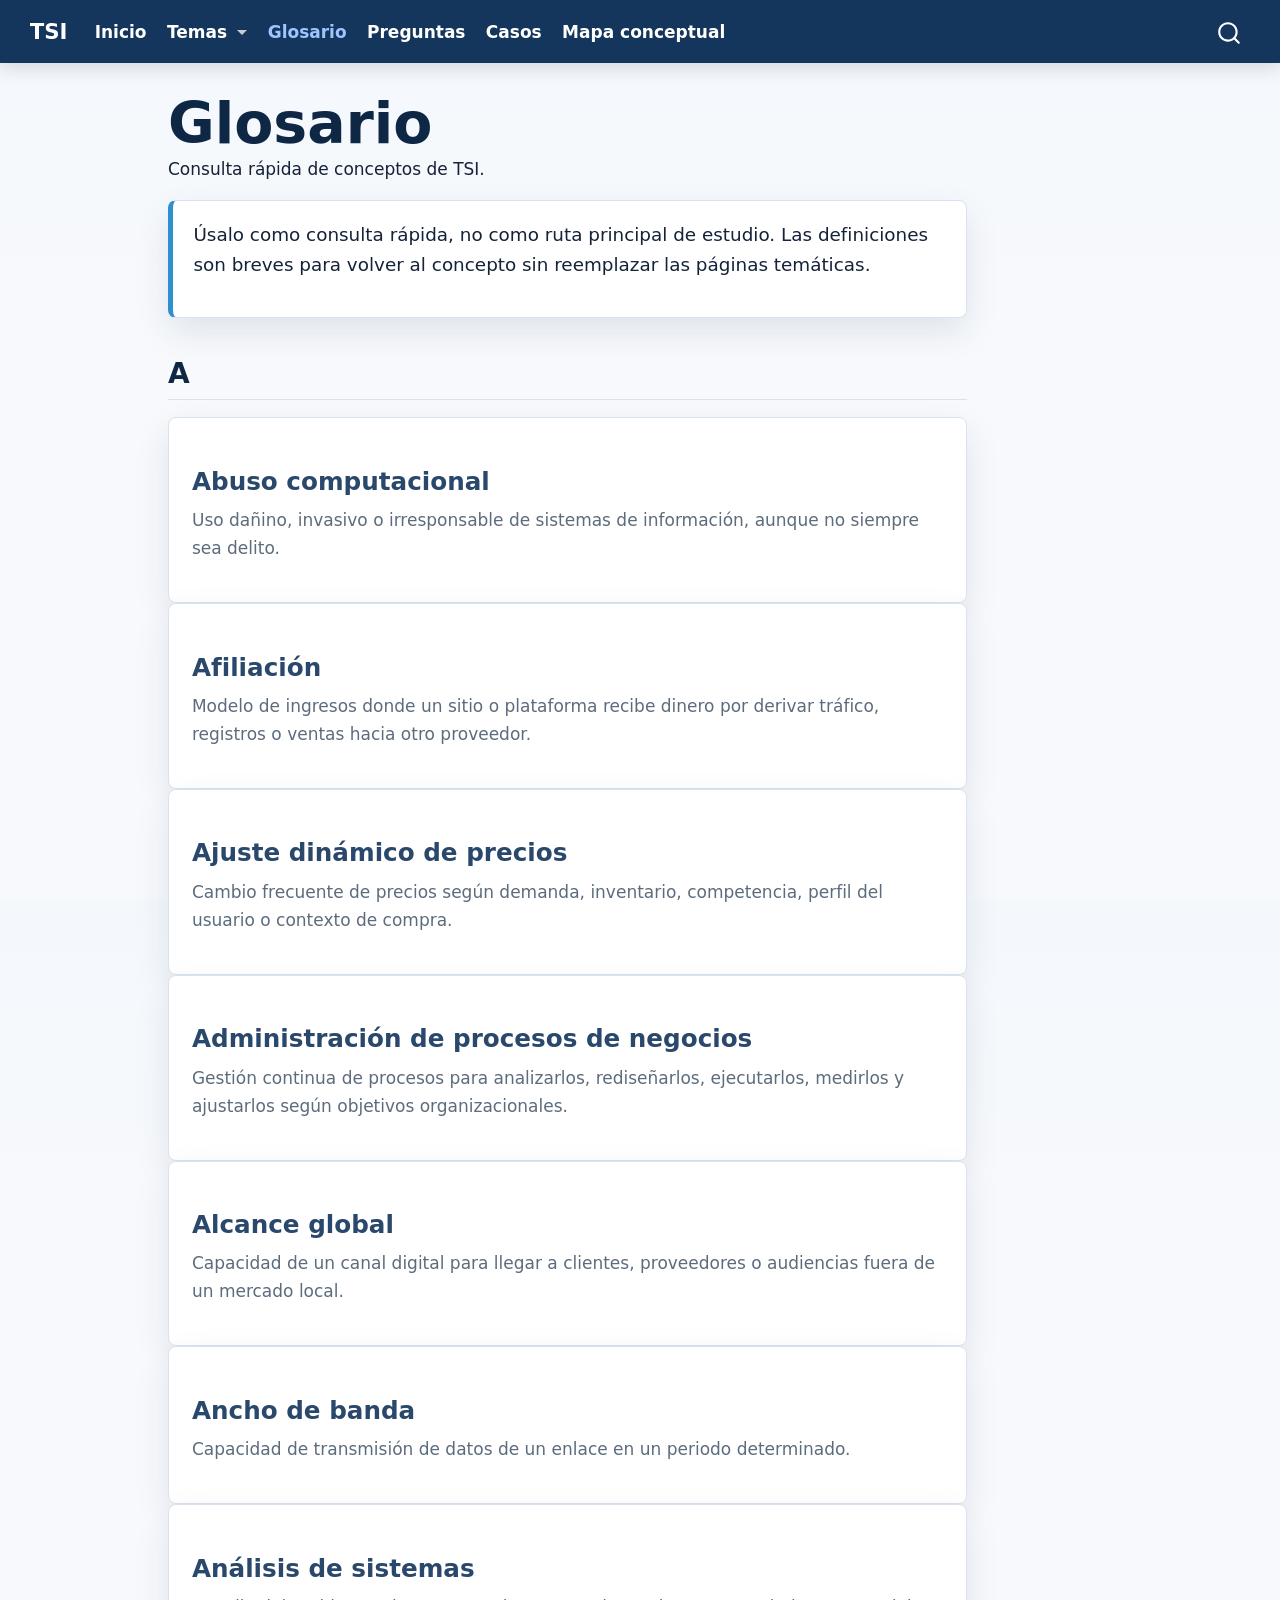
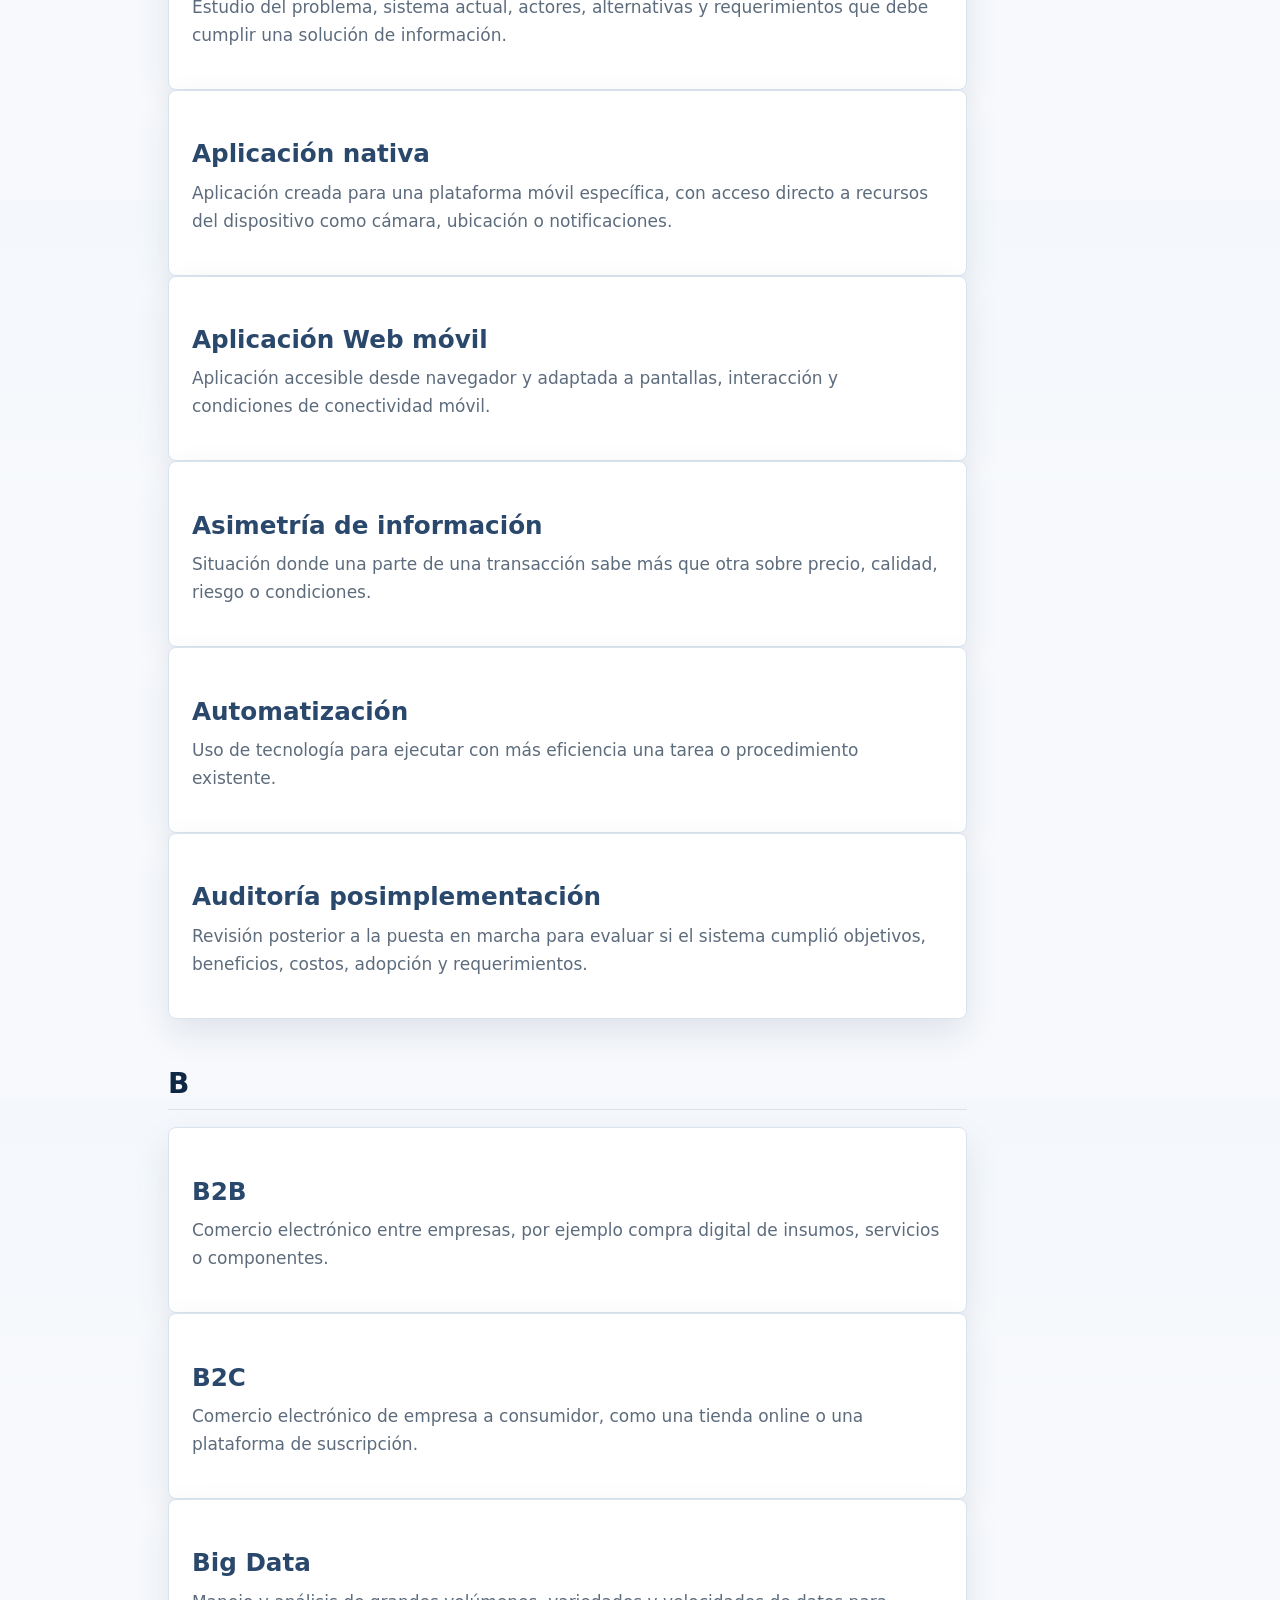
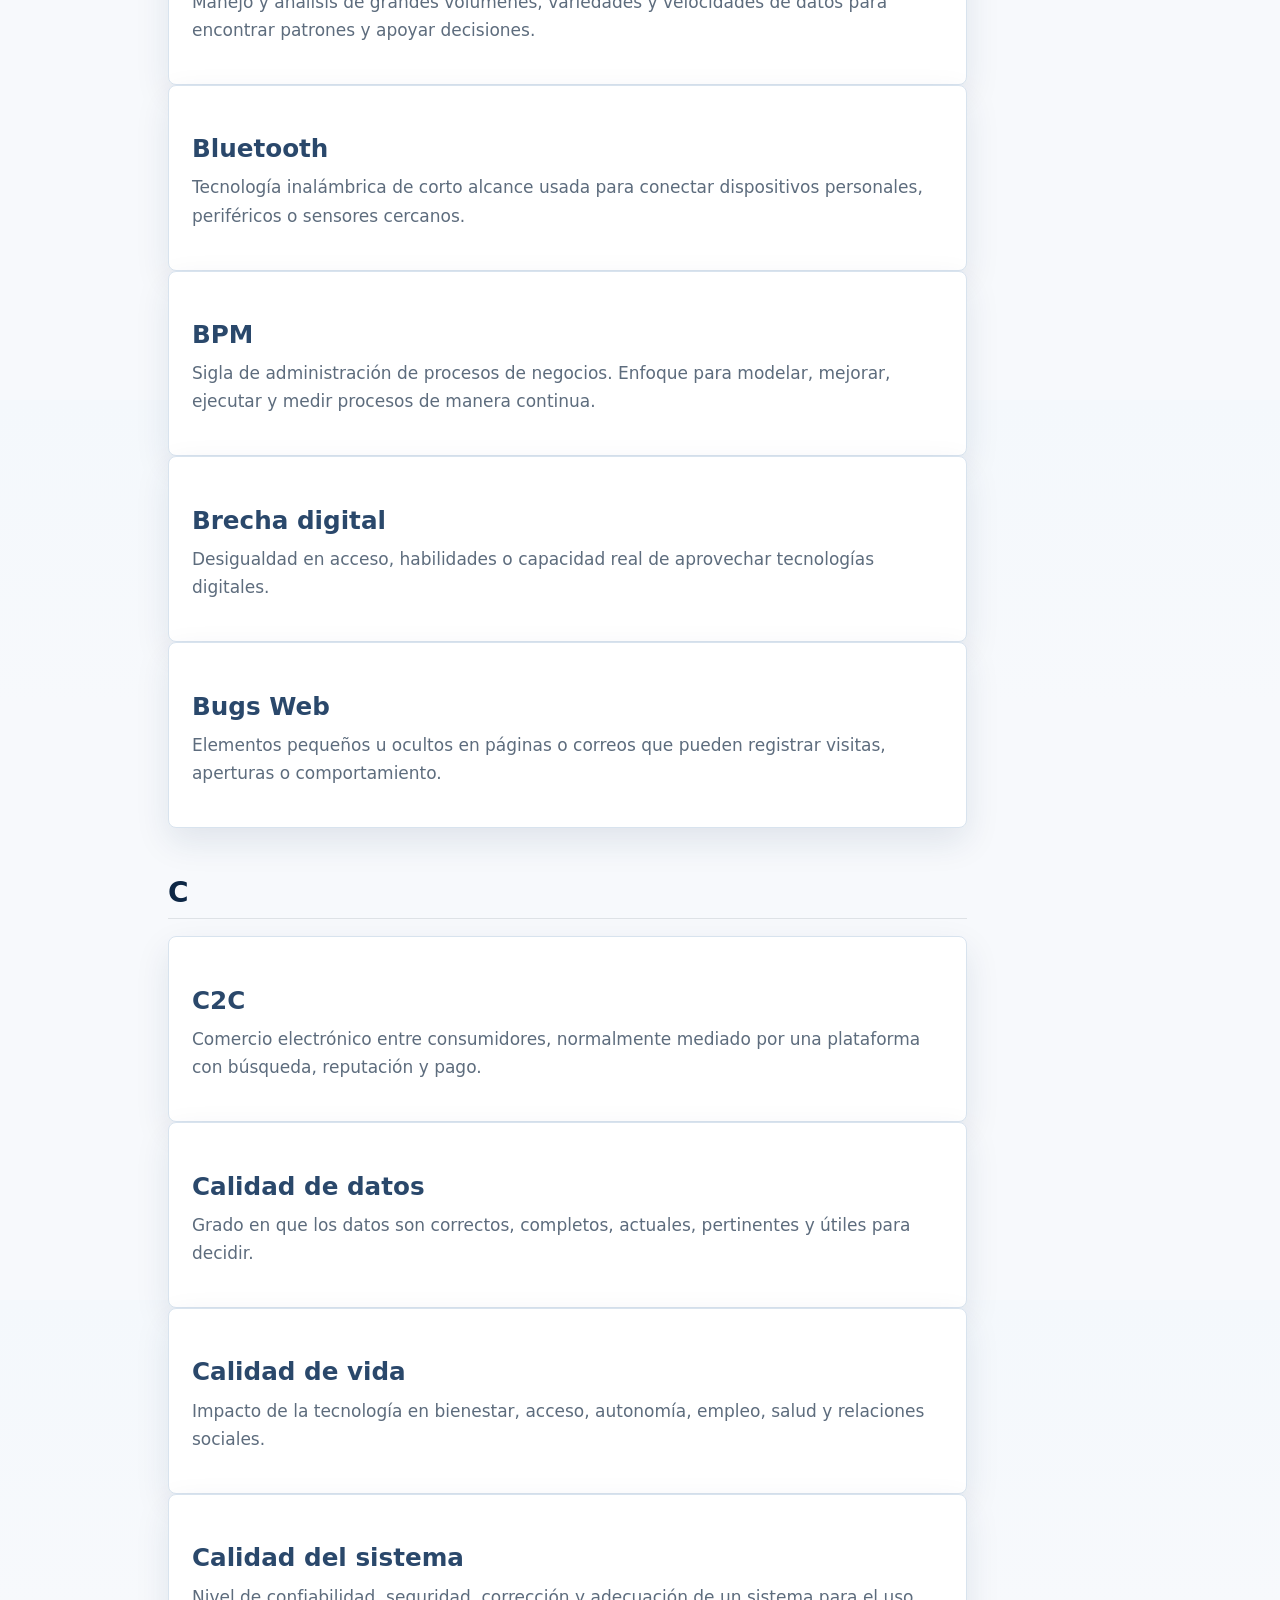
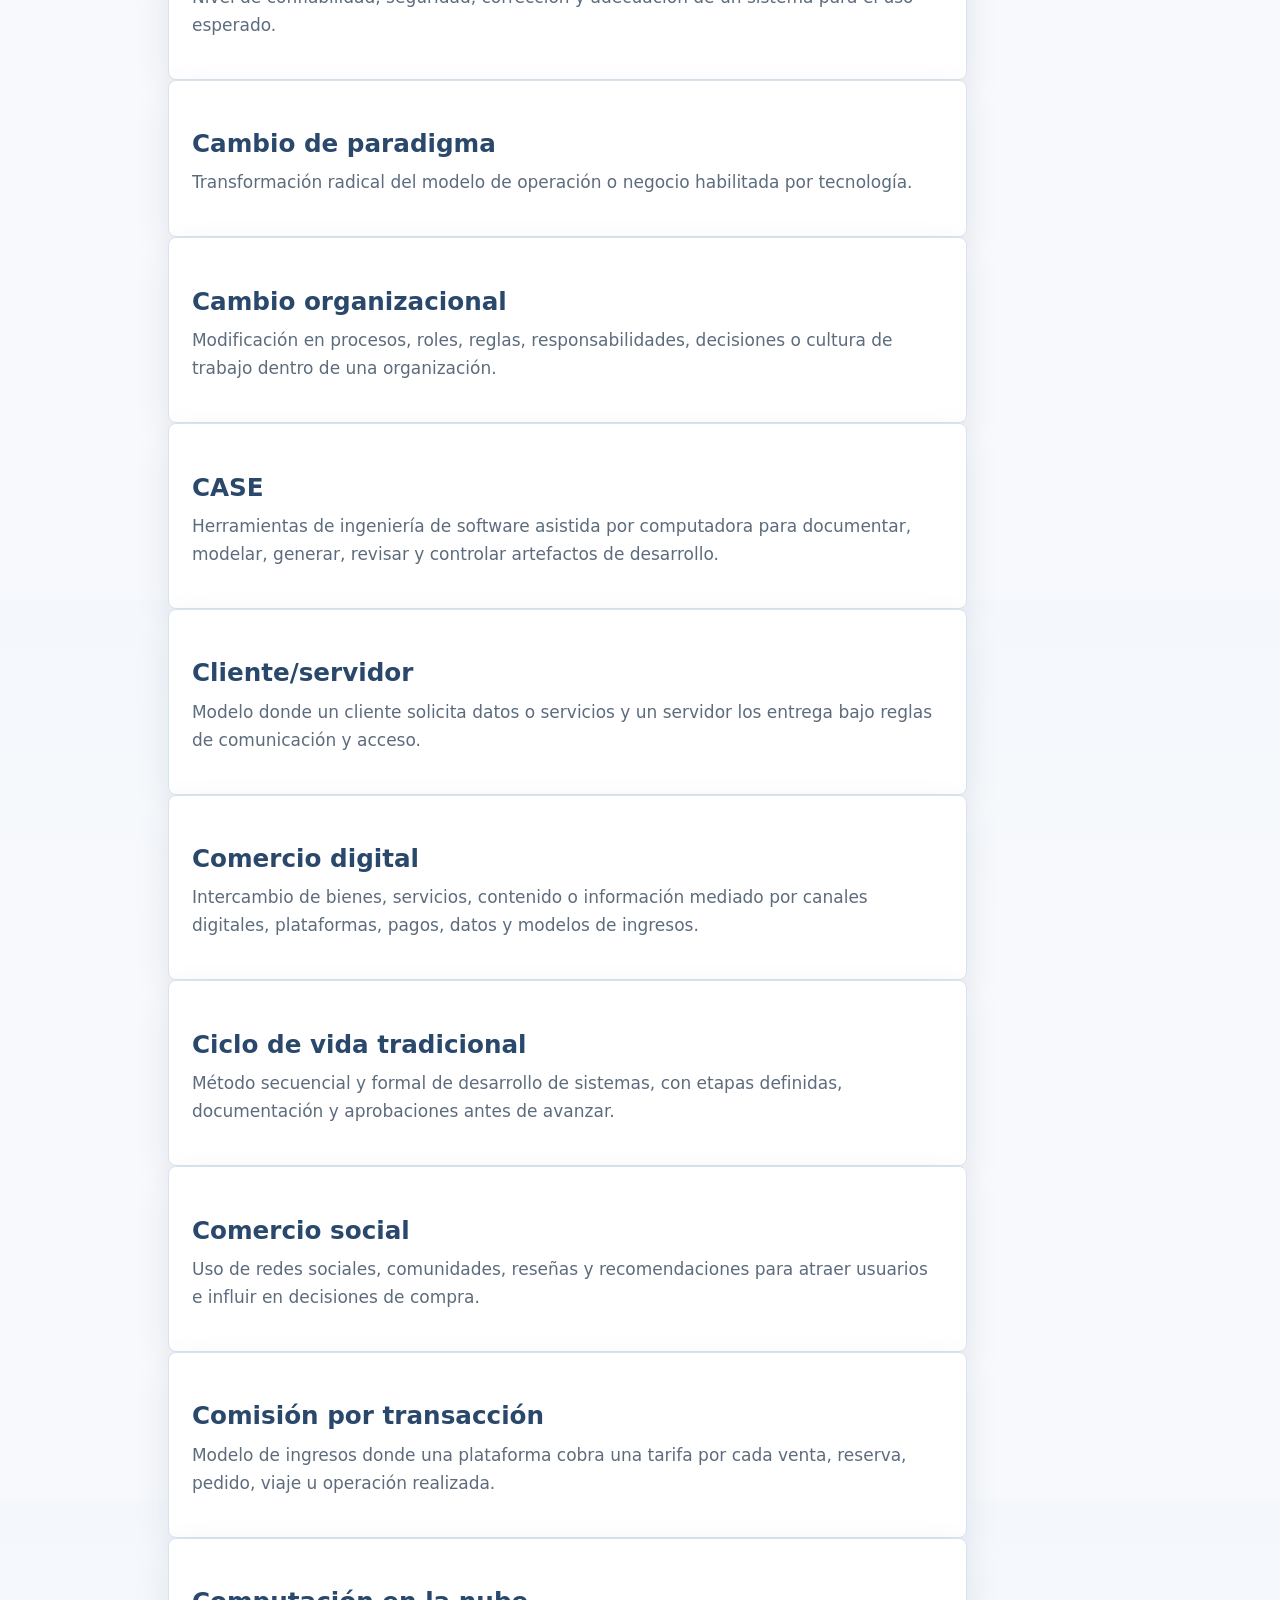
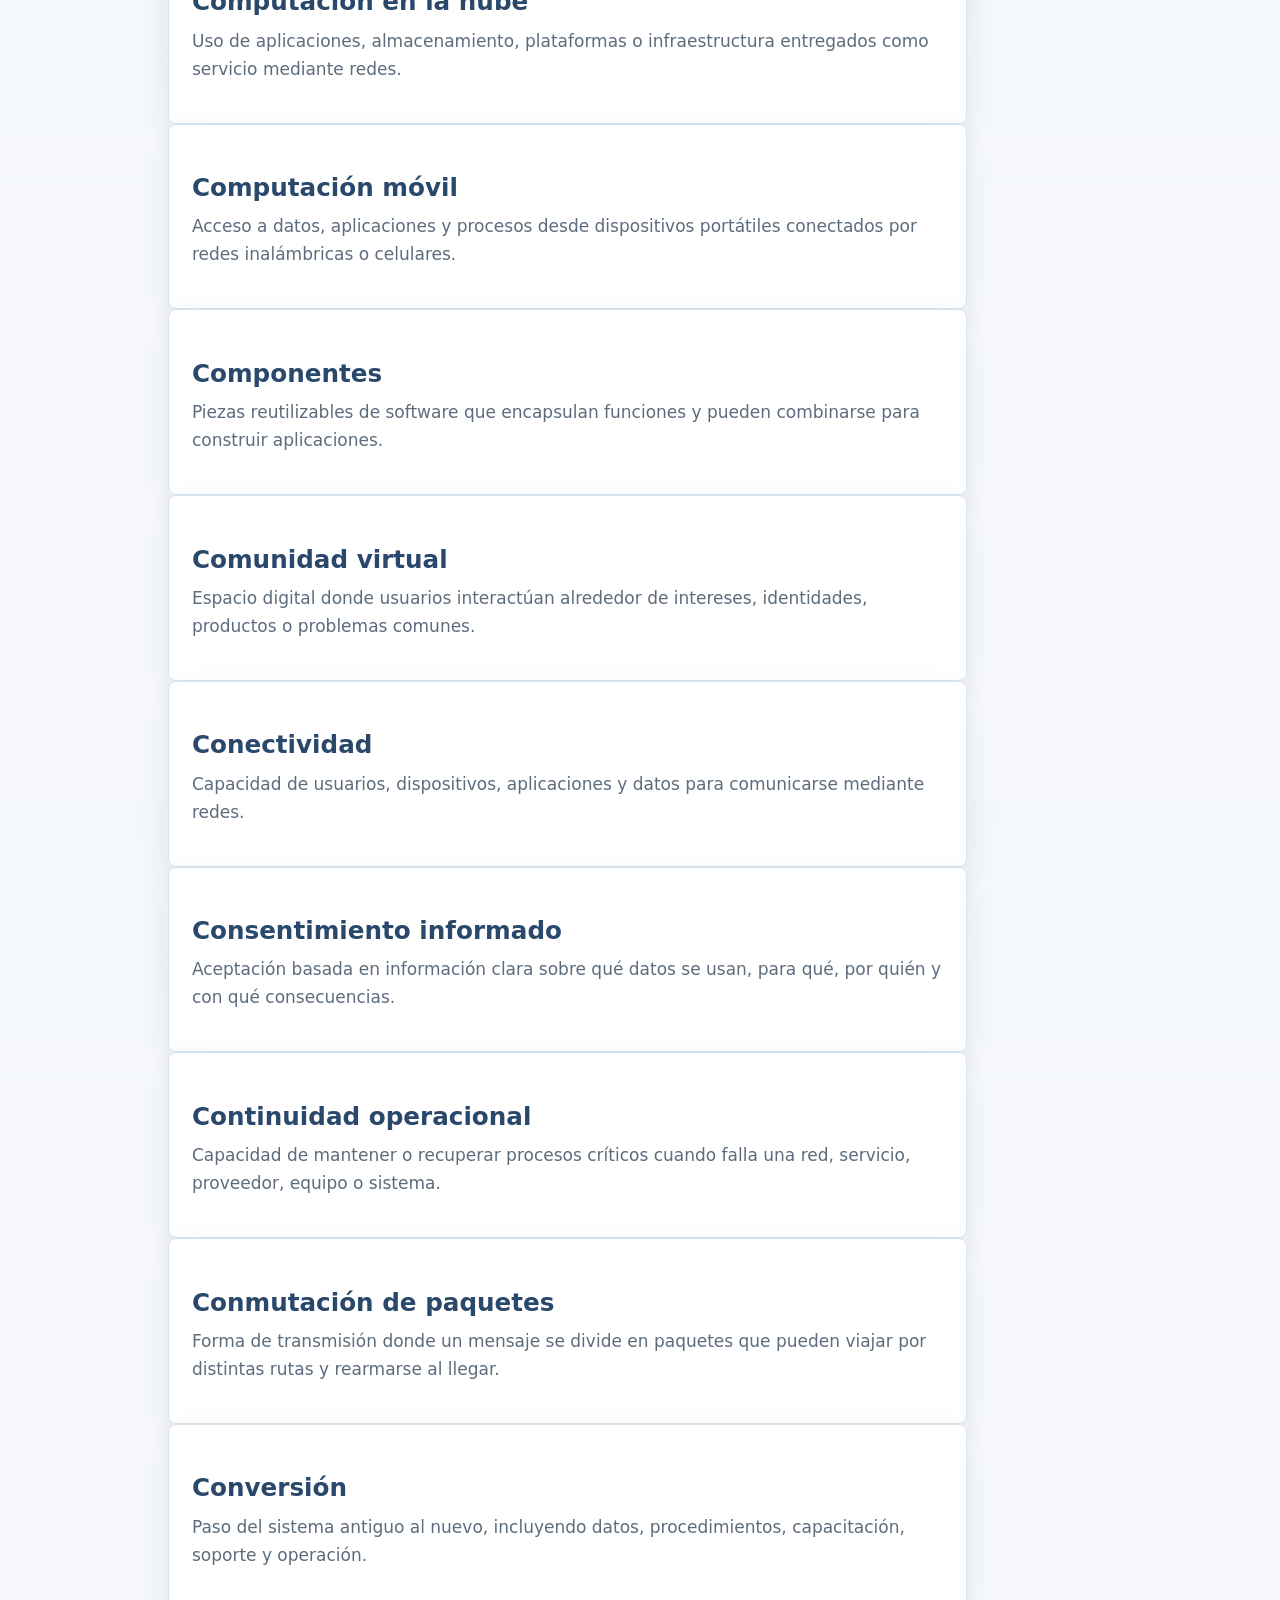
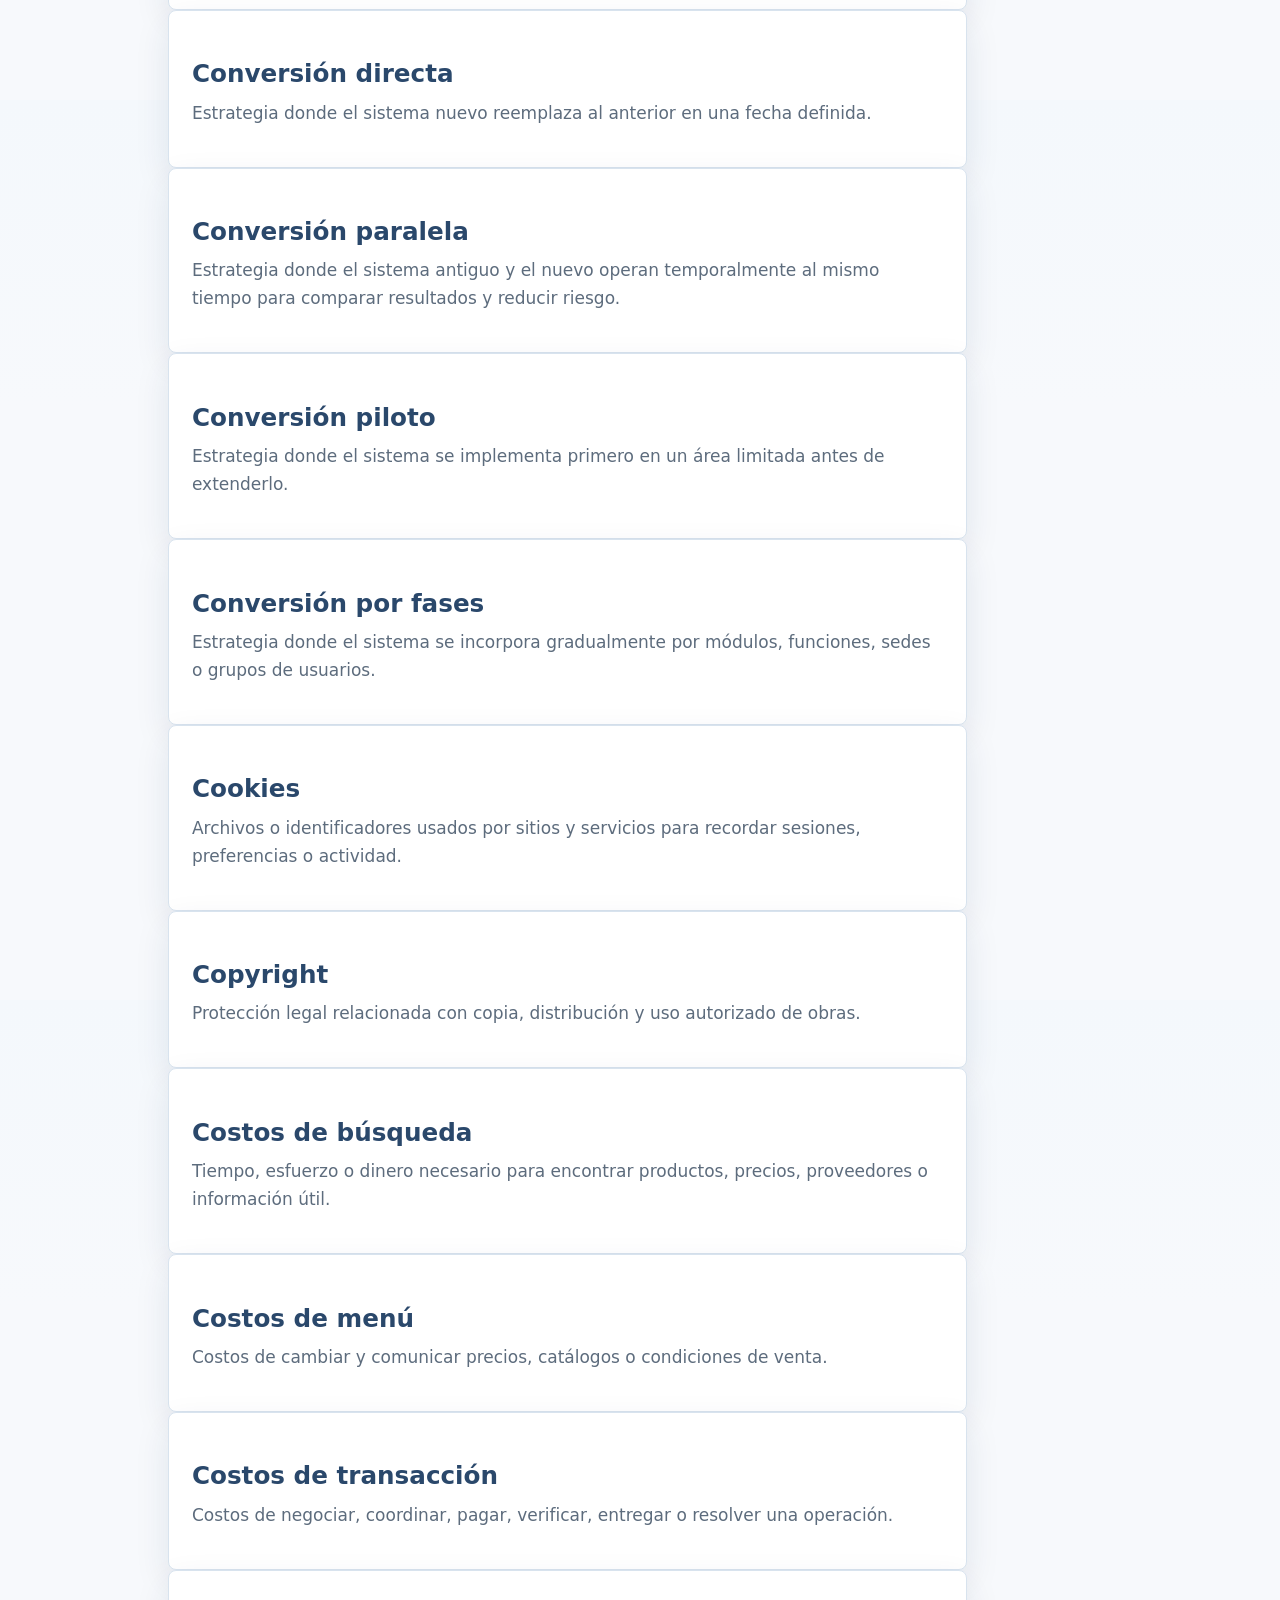
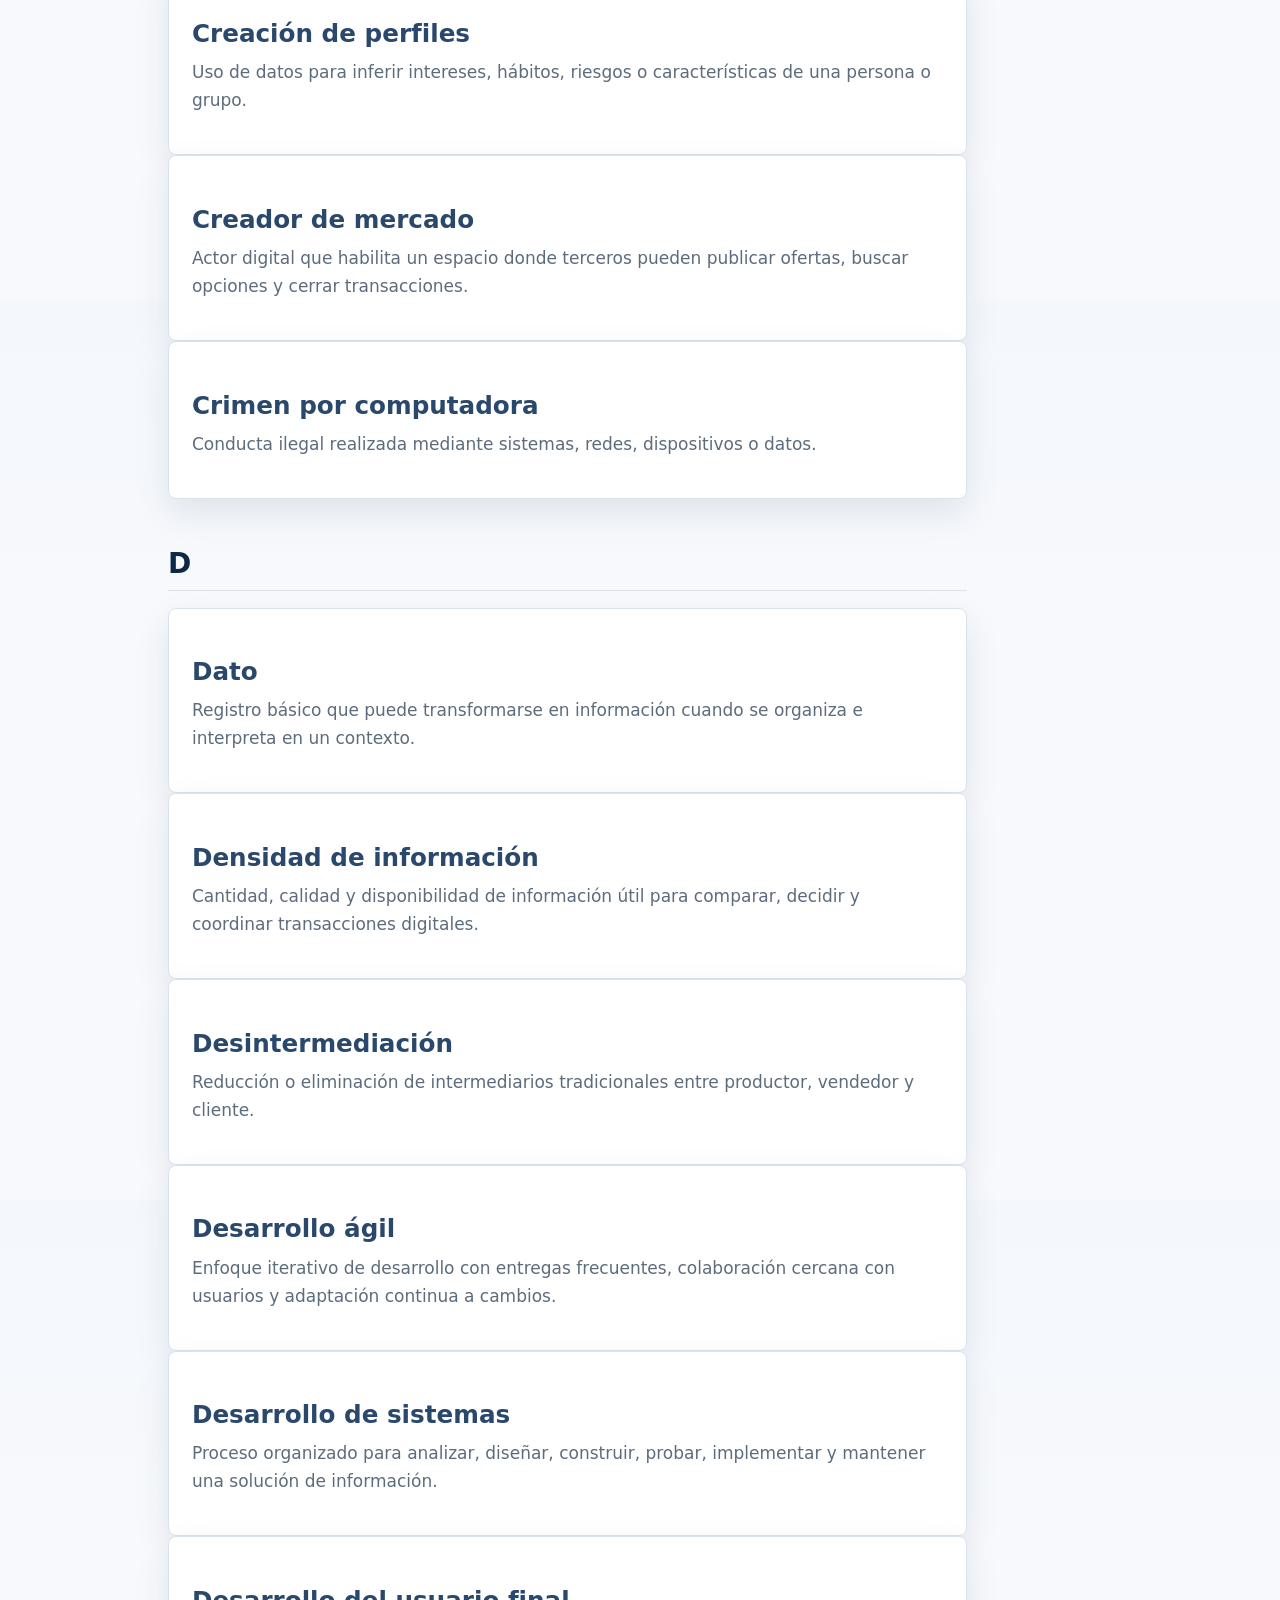
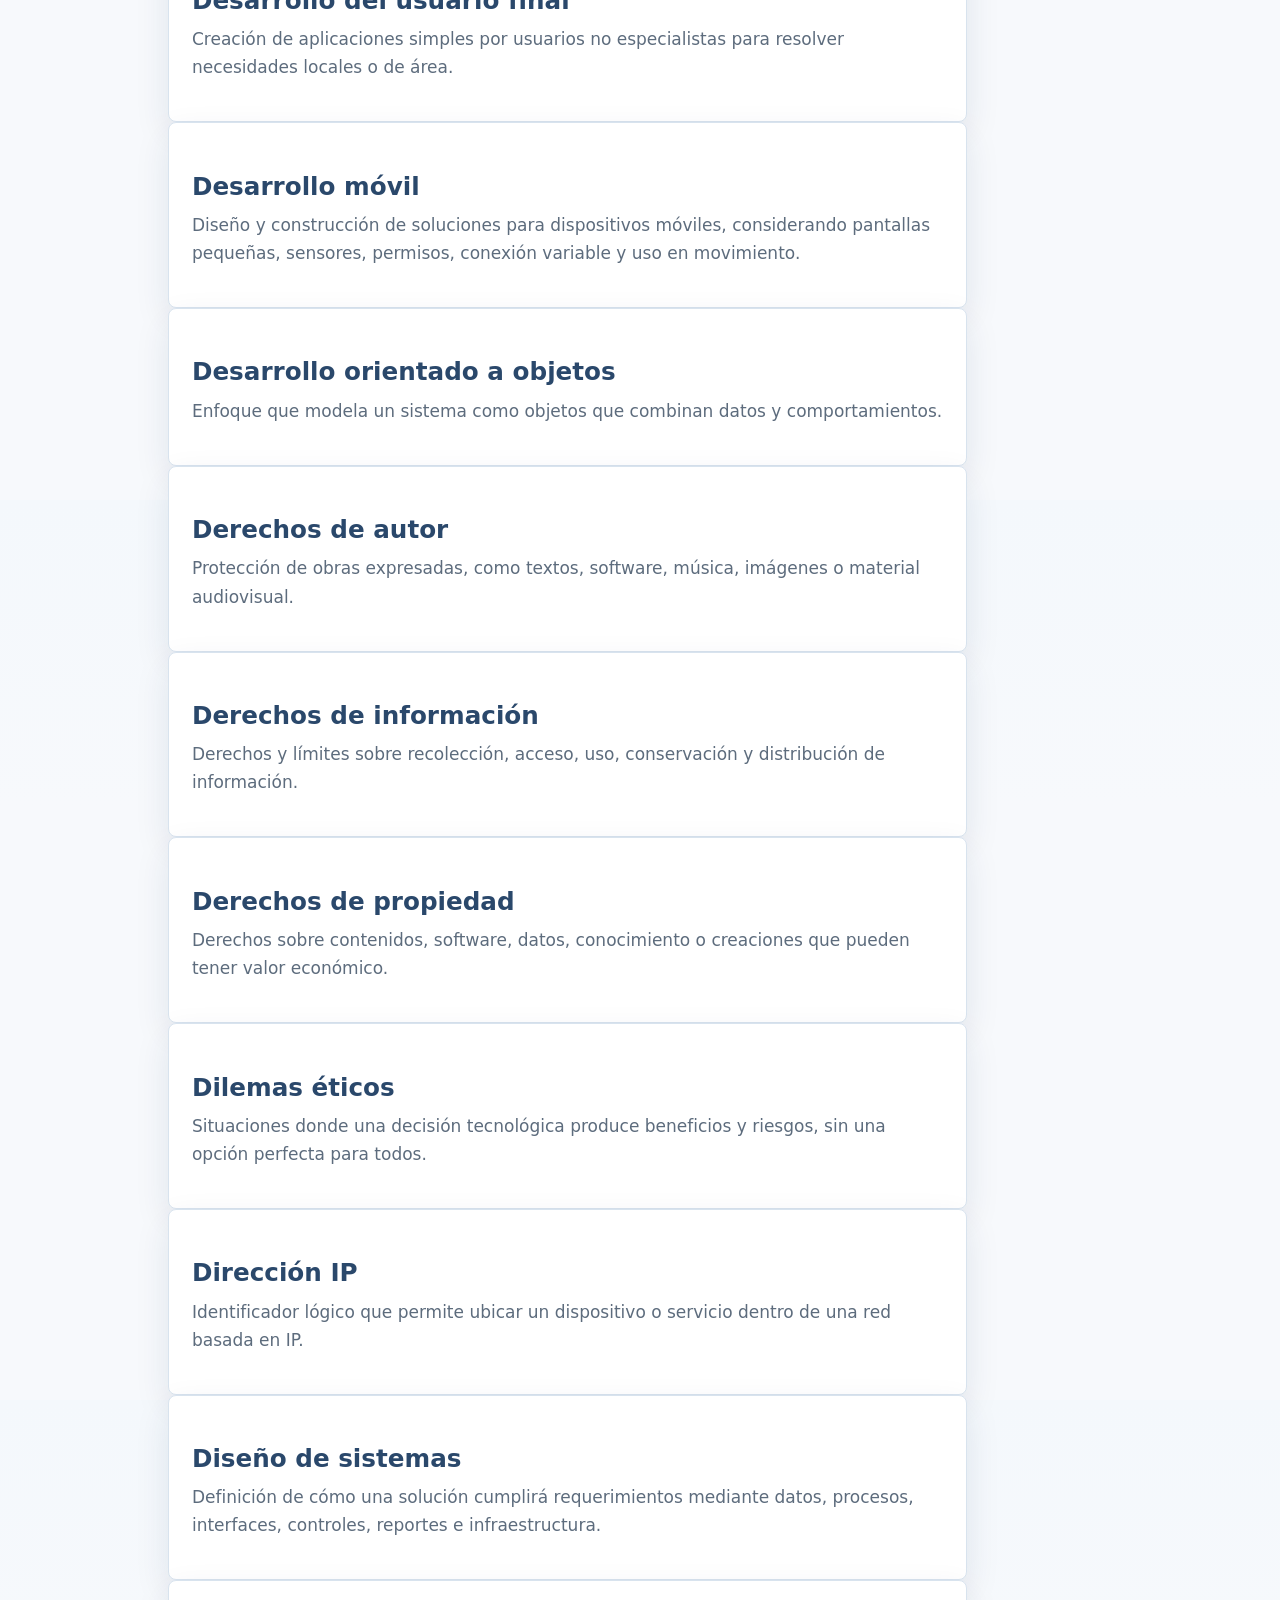
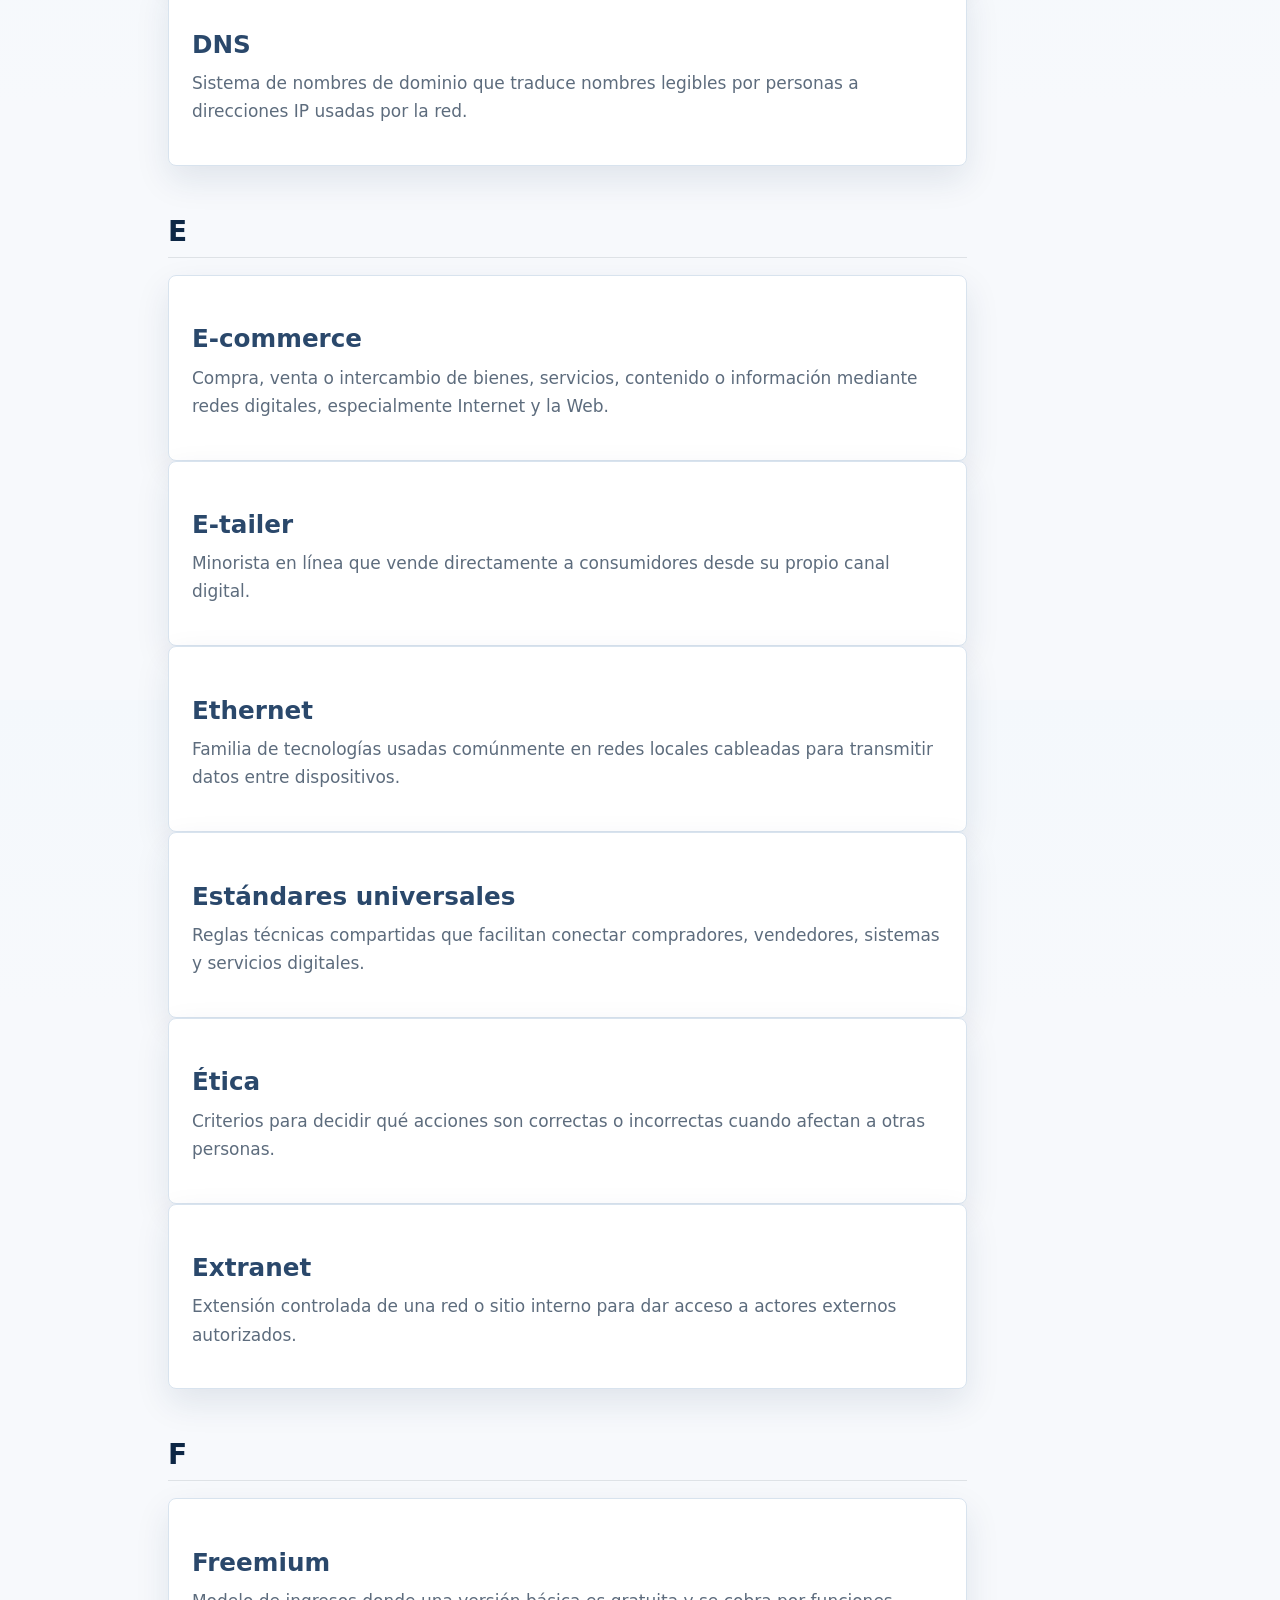
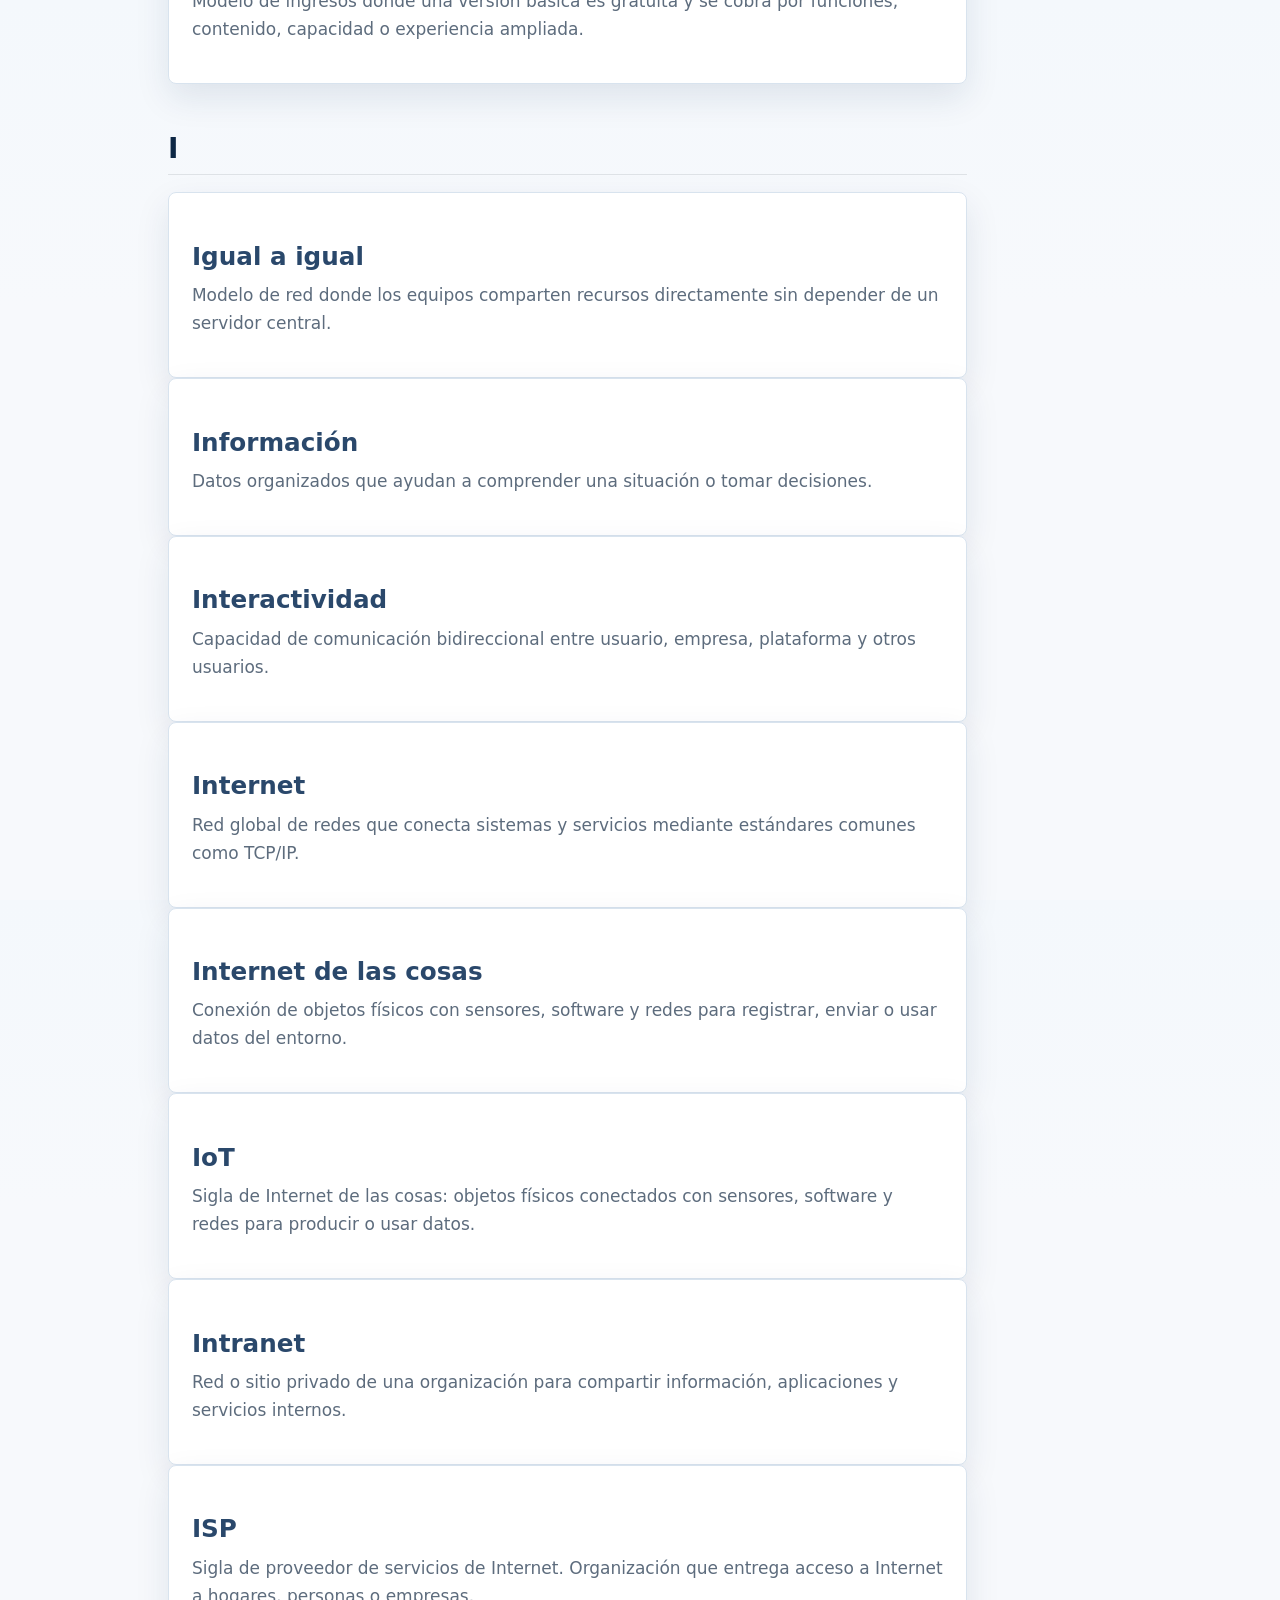
<file: docs/repaso/glosario.html>
<!DOCTYPE html>
<html xmlns="http://www.w3.org/1999/xhtml" lang="es" xml:lang="es"><head>

<meta charset="utf-8">
<meta name="generator" content="quarto-1.9.37">

<meta name="viewport" content="width=device-width, initial-scale=1.0, user-scalable=yes">

<meta name="description" content="Consulta rápida de conceptos de TSI.">

<title>Glosario – Tecnologías y Sistemas de la Información</title>
<style>
/* Default styles provided by pandoc.
** See https://pandoc.org/MANUAL.html#variables-for-html for config info.
*/
code{white-space: pre-wrap;}
span.smallcaps{font-variant: small-caps;}
div.columns{display: flex; gap: min(4vw, 1.5em);}
div.column{flex: auto; overflow-x: auto;}
div.hanging-indent{margin-left: 1.5em; text-indent: -1.5em;}
ul.task-list{list-style: none;}
ul.task-list li input[type="checkbox"] {
  width: 0.8em;
  margin: 0 0.8em 0.2em -1em; /* quarto-specific, see https://github.com/quarto-dev/quarto-cli/issues/4556 */
  vertical-align: middle;
}
</style>


<script src="../site_libs/quarto-nav/quarto-nav.js"></script>
<script src="../site_libs/quarto-nav/headroom.min.js"></script>
<script src="../site_libs/clipboard/clipboard.min.js"></script>
<script src="../site_libs/quarto-search/autocomplete.umd.js"></script>
<script src="../site_libs/quarto-search/fuse.min.js"></script>
<script src="../site_libs/quarto-search/quarto-search.js"></script>
<meta name="quarto:offset" content="../">
<script src="../site_libs/quarto-html/quarto.js" type="module"></script>
<script src="../site_libs/quarto-html/tabsets/tabsets.js" type="module"></script>
<script src="../site_libs/quarto-html/popper.min.js"></script>
<script src="../site_libs/quarto-html/tippy.umd.min.js"></script>
<script src="../site_libs/quarto-html/anchor.min.js"></script>
<link href="../site_libs/quarto-html/tippy.css" rel="stylesheet">
<link href="../site_libs/quarto-html/quarto-syntax-highlighting-7f8f88aac4f3542376d5c11b86a4c14d.css" rel="stylesheet" id="quarto-text-highlighting-styles">
<script src="../site_libs/bootstrap/bootstrap.min.js"></script>
<link href="../site_libs/bootstrap/bootstrap-icons.css" rel="stylesheet">
<link href="../site_libs/bootstrap/bootstrap-caf81333e83b2128e3baa7a176d73074.min.css" rel="stylesheet" append-hash="true" id="quarto-bootstrap" data-mode="light">
<script id="quarto-search-options" type="application/json">{
  "location": "navbar",
  "copy-button": false,
  "collapse-after": 3,
  "panel-placement": "end",
  "type": "overlay",
  "limit": 50,
  "keyboard-shortcut": [
    "f",
    "/",
    "s"
  ],
  "show-item-context": false,
  "language": {
    "search-no-results-text": "No se han encontrado resultados",
    "search-matching-documents-text": "documentos encontrados",
    "search-copy-link-title": "Copiar el enlace en la búsqueda",
    "search-hide-matches-text": "Ocultar resultados adicionales",
    "search-more-match-text": "resultado adicional en este documento",
    "search-more-matches-text": "resultados adicionales en este documento",
    "search-clear-button-title": "Borrar",
    "search-text-placeholder": "",
    "search-detached-cancel-button-title": "Cancelar",
    "search-submit-button-title": "Enviar",
    "search-label": "Buscar"
  }
}</script>
<style>html{ scroll-behavior: smooth; }</style>


<link rel="stylesheet" href="../assets/css/styles.css">
</head>

<body class="nav-fixed quarto-light">

<div id="quarto-search-results"></div>
  <header id="quarto-header" class="headroom fixed-top">
    <nav class="navbar navbar-expand-lg " data-bs-theme="dark">
      <div class="navbar-container container-fluid">
      <div class="navbar-brand-container mx-auto">
    <a class="navbar-brand" href="../index.html">
    <span class="navbar-title">TSI</span>
    </a>
  </div>
            <div id="quarto-search" class="" title="Buscar"></div>
          <button class="navbar-toggler" type="button" data-bs-toggle="collapse" data-bs-target="#navbarCollapse" aria-controls="navbarCollapse" role="menu" aria-expanded="false" aria-label="Navegación de palanca" onclick="if (window.quartoToggleHeadroom) { window.quartoToggleHeadroom(); }">
  <span class="navbar-toggler-icon"></span>
</button>
          <div class="collapse navbar-collapse" id="navbarCollapse">
            <ul class="navbar-nav navbar-nav-scroll me-auto">
  <li class="nav-item">
    <a class="nav-link" href="../index.html">
<span class="menu-text">Inicio</span></a>
  </li>
  <li class="nav-item dropdown ">
    <a class="nav-link dropdown-toggle" href="#" id="nav-menu-temas" role="link" data-bs-toggle="dropdown" aria-expanded="false">
 <span class="menu-text">Temas</span>
    </a>
    <ul class="dropdown-menu" aria-labelledby="nav-menu-temas">
        <li>
    <a class="dropdown-item" href="../temas/etica-datos-sociedad.html">
 <span class="dropdown-text">Ética, datos y sociedad</span></a>
  </li>
        <li>
    <a class="dropdown-item" href="../temas/redes-internet-movilidad.html">
 <span class="dropdown-text">Redes, Internet y movilidad</span></a>
  </li>
        <li>
    <a class="dropdown-item" href="../temas/comercio-digital.html">
 <span class="dropdown-text">Comercio digital</span></a>
  </li>
        <li>
    <a class="dropdown-item" href="../temas/creacion-sistemas.html">
 <span class="dropdown-text">Creación y cambio de sistemas</span></a>
  </li>
    </ul>
  </li>
  <li class="nav-item">
    <a class="nav-link active" href="../repaso/glosario.html" aria-current="page">
<span class="menu-text">Glosario</span></a>
  </li>
  <li class="nav-item">
    <a class="nav-link" href="../repaso/preguntas.html">
<span class="menu-text">Preguntas</span></a>
  </li>
  <li class="nav-item">
    <a class="nav-link" href="../repaso/casos.html">
<span class="menu-text">Casos</span></a>
  </li>
  <li class="nav-item">
    <a class="nav-link" href="../repaso/mapa-conceptual.html">
<span class="menu-text">Mapa conceptual</span></a>
  </li>
</ul>
          </div> <!-- /navcollapse -->
            <div class="quarto-navbar-tools">
</div>
      </div> <!-- /container-fluid -->
    </nav>
</header>
<!-- content -->
<div id="quarto-content" class="quarto-container page-columns page-rows-contents page-layout-article page-navbar">
<!-- sidebar -->
<!-- margin-sidebar -->
    <div id="quarto-margin-sidebar" class="sidebar margin-sidebar zindex-bottom">

    </div>
<!-- main -->
<main class="content" id="quarto-document-content">

<header id="title-block-header" class="quarto-title-block default">
<div class="quarto-title">
<h1 class="title">Glosario</h1>
</div>

<div>
  <div class="description">
    Consulta rápida de conceptos de TSI.
  </div>
</div>


<div class="quarto-title-meta">




  </div>



</header>


<div class="home-intro">
<p>Úsalo como consulta rápida, no como ruta principal de estudio. Las definiciones son breves para volver al concepto sin reemplazar las páginas temáticas.</p>
</div>
<section id="a" class="level2">
<h2 class="anchored" data-anchor-id="a">A</h2>
<section id="abuso-computacional" class="level3 term-card">
<h3 class="anchored" data-anchor-id="abuso-computacional">Abuso computacional</h3>
<p>Uso dañino, invasivo o irresponsable de sistemas de información, aunque no siempre sea delito.</p>
</section>
<section id="afiliacion" class="level3 term-card">
<h3 class="anchored" data-anchor-id="afiliacion">Afiliación</h3>
<p>Modelo de ingresos donde un sitio o plataforma recibe dinero por derivar tráfico, registros o ventas hacia otro proveedor.</p>
</section>
<section id="ajuste-dinamico-de-precios" class="level3 term-card">
<h3 class="anchored" data-anchor-id="ajuste-dinamico-de-precios">Ajuste dinámico de precios</h3>
<p>Cambio frecuente de precios según demanda, inventario, competencia, perfil del usuario o contexto de compra.</p>
</section>
<section id="administracion-de-procesos-de-negocios" class="level3 term-card">
<h3 class="anchored" data-anchor-id="administracion-de-procesos-de-negocios">Administración de procesos de negocios</h3>
<p>Gestión continua de procesos para analizarlos, rediseñarlos, ejecutarlos, medirlos y ajustarlos según objetivos organizacionales.</p>
</section>
<section id="alcance-global" class="level3 term-card">
<h3 class="anchored" data-anchor-id="alcance-global">Alcance global</h3>
<p>Capacidad de un canal digital para llegar a clientes, proveedores o audiencias fuera de un mercado local.</p>
</section>
<section id="ancho-de-banda" class="level3 term-card">
<h3 class="anchored" data-anchor-id="ancho-de-banda">Ancho de banda</h3>
<p>Capacidad de transmisión de datos de un enlace en un periodo determinado.</p>
</section>
<section id="analisis-de-sistemas" class="level3 term-card">
<h3 class="anchored" data-anchor-id="analisis-de-sistemas">Análisis de sistemas</h3>
<p>Estudio del problema, sistema actual, actores, alternativas y requerimientos que debe cumplir una solución de información.</p>
</section>
<section id="aplicacion-nativa" class="level3 term-card">
<h3 class="anchored" data-anchor-id="aplicacion-nativa">Aplicación nativa</h3>
<p>Aplicación creada para una plataforma móvil específica, con acceso directo a recursos del dispositivo como cámara, ubicación o notificaciones.</p>
</section>
<section id="aplicacion-web-movil" class="level3 term-card">
<h3 class="anchored" data-anchor-id="aplicacion-web-movil">Aplicación Web móvil</h3>
<p>Aplicación accesible desde navegador y adaptada a pantallas, interacción y condiciones de conectividad móvil.</p>
</section>
<section id="asimetria-de-informacion" class="level3 term-card">
<h3 class="anchored" data-anchor-id="asimetria-de-informacion">Asimetría de información</h3>
<p>Situación donde una parte de una transacción sabe más que otra sobre precio, calidad, riesgo o condiciones.</p>
</section>
<section id="automatizacion" class="level3 term-card">
<h3 class="anchored" data-anchor-id="automatizacion">Automatización</h3>
<p>Uso de tecnología para ejecutar con más eficiencia una tarea o procedimiento existente.</p>
</section>
<section id="auditoria-posimplementacion" class="level3 term-card">
<h3 class="anchored" data-anchor-id="auditoria-posimplementacion">Auditoría posimplementación</h3>
<p>Revisión posterior a la puesta en marcha para evaluar si el sistema cumplió objetivos, beneficios, costos, adopción y requerimientos.</p>
</section>
</section>
<section id="b" class="level2">
<h2 class="anchored" data-anchor-id="b">B</h2>
<section id="b2b" class="level3 term-card">
<h3 class="anchored" data-anchor-id="b2b">B2B</h3>
<p>Comercio electrónico entre empresas, por ejemplo compra digital de insumos, servicios o componentes.</p>
</section>
<section id="b2c" class="level3 term-card">
<h3 class="anchored" data-anchor-id="b2c">B2C</h3>
<p>Comercio electrónico de empresa a consumidor, como una tienda online o una plataforma de suscripción.</p>
</section>
<section id="big-data" class="level3 term-card">
<h3 class="anchored" data-anchor-id="big-data">Big Data</h3>
<p>Manejo y análisis de grandes volúmenes, variedades y velocidades de datos para encontrar patrones y apoyar decisiones.</p>
</section>
<section id="bluetooth" class="level3 term-card">
<h3 class="anchored" data-anchor-id="bluetooth">Bluetooth</h3>
<p>Tecnología inalámbrica de corto alcance usada para conectar dispositivos personales, periféricos o sensores cercanos.</p>
</section>
<section id="bpm" class="level3 term-card">
<h3 class="anchored" data-anchor-id="bpm">BPM</h3>
<p>Sigla de administración de procesos de negocios. Enfoque para modelar, mejorar, ejecutar y medir procesos de manera continua.</p>
</section>
<section id="brecha-digital" class="level3 term-card">
<h3 class="anchored" data-anchor-id="brecha-digital">Brecha digital</h3>
<p>Desigualdad en acceso, habilidades o capacidad real de aprovechar tecnologías digitales.</p>
</section>
<section id="bugs-web" class="level3 term-card">
<h3 class="anchored" data-anchor-id="bugs-web">Bugs Web</h3>
<p>Elementos pequeños u ocultos en páginas o correos que pueden registrar visitas, aperturas o comportamiento.</p>
</section>
</section>
<section id="c" class="level2">
<h2 class="anchored" data-anchor-id="c">C</h2>
<section id="c2c" class="level3 term-card">
<h3 class="anchored" data-anchor-id="c2c">C2C</h3>
<p>Comercio electrónico entre consumidores, normalmente mediado por una plataforma con búsqueda, reputación y pago.</p>
</section>
<section id="calidad-de-datos" class="level3 term-card">
<h3 class="anchored" data-anchor-id="calidad-de-datos">Calidad de datos</h3>
<p>Grado en que los datos son correctos, completos, actuales, pertinentes y útiles para decidir.</p>
</section>
<section id="calidad-de-vida" class="level3 term-card">
<h3 class="anchored" data-anchor-id="calidad-de-vida">Calidad de vida</h3>
<p>Impacto de la tecnología en bienestar, acceso, autonomía, empleo, salud y relaciones sociales.</p>
</section>
<section id="calidad-del-sistema" class="level3 term-card">
<h3 class="anchored" data-anchor-id="calidad-del-sistema">Calidad del sistema</h3>
<p>Nivel de confiabilidad, seguridad, corrección y adecuación de un sistema para el uso esperado.</p>
</section>
<section id="cambio-de-paradigma" class="level3 term-card">
<h3 class="anchored" data-anchor-id="cambio-de-paradigma">Cambio de paradigma</h3>
<p>Transformación radical del modelo de operación o negocio habilitada por tecnología.</p>
</section>
<section id="cambio-organizacional" class="level3 term-card">
<h3 class="anchored" data-anchor-id="cambio-organizacional">Cambio organizacional</h3>
<p>Modificación en procesos, roles, reglas, responsabilidades, decisiones o cultura de trabajo dentro de una organización.</p>
</section>
<section id="case" class="level3 term-card">
<h3 class="anchored" data-anchor-id="case">CASE</h3>
<p>Herramientas de ingeniería de software asistida por computadora para documentar, modelar, generar, revisar y controlar artefactos de desarrollo.</p>
</section>
<section id="cliente-servidor" class="level3 term-card">
<h3 class="anchored" data-anchor-id="cliente-servidor">Cliente/servidor</h3>
<p>Modelo donde un cliente solicita datos o servicios y un servidor los entrega bajo reglas de comunicación y acceso.</p>
</section>
<section id="comercio-digital" class="level3 term-card">
<h3 class="anchored" data-anchor-id="comercio-digital">Comercio digital</h3>
<p>Intercambio de bienes, servicios, contenido o información mediado por canales digitales, plataformas, pagos, datos y modelos de ingresos.</p>
</section>
<section id="ciclo-de-vida-tradicional" class="level3 term-card">
<h3 class="anchored" data-anchor-id="ciclo-de-vida-tradicional">Ciclo de vida tradicional</h3>
<p>Método secuencial y formal de desarrollo de sistemas, con etapas definidas, documentación y aprobaciones antes de avanzar.</p>
</section>
<section id="comercio-social" class="level3 term-card">
<h3 class="anchored" data-anchor-id="comercio-social">Comercio social</h3>
<p>Uso de redes sociales, comunidades, reseñas y recomendaciones para atraer usuarios e influir en decisiones de compra.</p>
</section>
<section id="comision-por-transaccion" class="level3 term-card">
<h3 class="anchored" data-anchor-id="comision-por-transaccion">Comisión por transacción</h3>
<p>Modelo de ingresos donde una plataforma cobra una tarifa por cada venta, reserva, pedido, viaje u operación realizada.</p>
</section>
<section id="computacion-en-la-nube" class="level3 term-card">
<h3 class="anchored" data-anchor-id="computacion-en-la-nube">Computación en la nube</h3>
<p>Uso de aplicaciones, almacenamiento, plataformas o infraestructura entregados como servicio mediante redes.</p>
</section>
<section id="computacion-movil" class="level3 term-card">
<h3 class="anchored" data-anchor-id="computacion-movil">Computación móvil</h3>
<p>Acceso a datos, aplicaciones y procesos desde dispositivos portátiles conectados por redes inalámbricas o celulares.</p>
</section>
<section id="componentes" class="level3 term-card">
<h3 class="anchored" data-anchor-id="componentes">Componentes</h3>
<p>Piezas reutilizables de software que encapsulan funciones y pueden combinarse para construir aplicaciones.</p>
</section>
<section id="comunidad-virtual" class="level3 term-card">
<h3 class="anchored" data-anchor-id="comunidad-virtual">Comunidad virtual</h3>
<p>Espacio digital donde usuarios interactúan alrededor de intereses, identidades, productos o problemas comunes.</p>
</section>
<section id="conectividad" class="level3 term-card">
<h3 class="anchored" data-anchor-id="conectividad">Conectividad</h3>
<p>Capacidad de usuarios, dispositivos, aplicaciones y datos para comunicarse mediante redes.</p>
</section>
<section id="consentimiento-informado" class="level3 term-card">
<h3 class="anchored" data-anchor-id="consentimiento-informado">Consentimiento informado</h3>
<p>Aceptación basada en información clara sobre qué datos se usan, para qué, por quién y con qué consecuencias.</p>
</section>
<section id="continuidad-operacional" class="level3 term-card">
<h3 class="anchored" data-anchor-id="continuidad-operacional">Continuidad operacional</h3>
<p>Capacidad de mantener o recuperar procesos críticos cuando falla una red, servicio, proveedor, equipo o sistema.</p>
</section>
<section id="conmutacion-de-paquetes" class="level3 term-card">
<h3 class="anchored" data-anchor-id="conmutacion-de-paquetes">Conmutación de paquetes</h3>
<p>Forma de transmisión donde un mensaje se divide en paquetes que pueden viajar por distintas rutas y rearmarse al llegar.</p>
</section>
<section id="conversion" class="level3 term-card">
<h3 class="anchored" data-anchor-id="conversion">Conversión</h3>
<p>Paso del sistema antiguo al nuevo, incluyendo datos, procedimientos, capacitación, soporte y operación.</p>
</section>
<section id="conversion-directa" class="level3 term-card">
<h3 class="anchored" data-anchor-id="conversion-directa">Conversión directa</h3>
<p>Estrategia donde el sistema nuevo reemplaza al anterior en una fecha definida.</p>
</section>
<section id="conversion-paralela" class="level3 term-card">
<h3 class="anchored" data-anchor-id="conversion-paralela">Conversión paralela</h3>
<p>Estrategia donde el sistema antiguo y el nuevo operan temporalmente al mismo tiempo para comparar resultados y reducir riesgo.</p>
</section>
<section id="conversion-piloto" class="level3 term-card">
<h3 class="anchored" data-anchor-id="conversion-piloto">Conversión piloto</h3>
<p>Estrategia donde el sistema se implementa primero en un área limitada antes de extenderlo.</p>
</section>
<section id="conversion-por-fases" class="level3 term-card">
<h3 class="anchored" data-anchor-id="conversion-por-fases">Conversión por fases</h3>
<p>Estrategia donde el sistema se incorpora gradualmente por módulos, funciones, sedes o grupos de usuarios.</p>
</section>
<section id="cookies" class="level3 term-card">
<h3 class="anchored" data-anchor-id="cookies">Cookies</h3>
<p>Archivos o identificadores usados por sitios y servicios para recordar sesiones, preferencias o actividad.</p>
</section>
<section id="copyright" class="level3 term-card">
<h3 class="anchored" data-anchor-id="copyright">Copyright</h3>
<p>Protección legal relacionada con copia, distribución y uso autorizado de obras.</p>
</section>
<section id="costos-de-busqueda" class="level3 term-card">
<h3 class="anchored" data-anchor-id="costos-de-busqueda">Costos de búsqueda</h3>
<p>Tiempo, esfuerzo o dinero necesario para encontrar productos, precios, proveedores o información útil.</p>
</section>
<section id="costos-de-menu" class="level3 term-card">
<h3 class="anchored" data-anchor-id="costos-de-menu">Costos de menú</h3>
<p>Costos de cambiar y comunicar precios, catálogos o condiciones de venta.</p>
</section>
<section id="costos-de-transaccion" class="level3 term-card">
<h3 class="anchored" data-anchor-id="costos-de-transaccion">Costos de transacción</h3>
<p>Costos de negociar, coordinar, pagar, verificar, entregar o resolver una operación.</p>
</section>
<section id="creacion-de-perfiles" class="level3 term-card">
<h3 class="anchored" data-anchor-id="creacion-de-perfiles">Creación de perfiles</h3>
<p>Uso de datos para inferir intereses, hábitos, riesgos o características de una persona o grupo.</p>
</section>
<section id="creador-de-mercado" class="level3 term-card">
<h3 class="anchored" data-anchor-id="creador-de-mercado">Creador de mercado</h3>
<p>Actor digital que habilita un espacio donde terceros pueden publicar ofertas, buscar opciones y cerrar transacciones.</p>
</section>
<section id="crimen-por-computadora" class="level3 term-card">
<h3 class="anchored" data-anchor-id="crimen-por-computadora">Crimen por computadora</h3>
<p>Conducta ilegal realizada mediante sistemas, redes, dispositivos o datos.</p>
</section>
</section>
<section id="d" class="level2">
<h2 class="anchored" data-anchor-id="d">D</h2>
<section id="dato" class="level3 term-card">
<h3 class="anchored" data-anchor-id="dato">Dato</h3>
<p>Registro básico que puede transformarse en información cuando se organiza e interpreta en un contexto.</p>
</section>
<section id="densidad-de-informacion" class="level3 term-card">
<h3 class="anchored" data-anchor-id="densidad-de-informacion">Densidad de información</h3>
<p>Cantidad, calidad y disponibilidad de información útil para comparar, decidir y coordinar transacciones digitales.</p>
</section>
<section id="desintermediacion" class="level3 term-card">
<h3 class="anchored" data-anchor-id="desintermediacion">Desintermediación</h3>
<p>Reducción o eliminación de intermediarios tradicionales entre productor, vendedor y cliente.</p>
</section>
<section id="desarrollo-agil" class="level3 term-card">
<h3 class="anchored" data-anchor-id="desarrollo-agil">Desarrollo ágil</h3>
<p>Enfoque iterativo de desarrollo con entregas frecuentes, colaboración cercana con usuarios y adaptación continua a cambios.</p>
</section>
<section id="desarrollo-de-sistemas" class="level3 term-card">
<h3 class="anchored" data-anchor-id="desarrollo-de-sistemas">Desarrollo de sistemas</h3>
<p>Proceso organizado para analizar, diseñar, construir, probar, implementar y mantener una solución de información.</p>
</section>
<section id="desarrollo-del-usuario-final" class="level3 term-card">
<h3 class="anchored" data-anchor-id="desarrollo-del-usuario-final">Desarrollo del usuario final</h3>
<p>Creación de aplicaciones simples por usuarios no especialistas para resolver necesidades locales o de área.</p>
</section>
<section id="desarrollo-movil" class="level3 term-card">
<h3 class="anchored" data-anchor-id="desarrollo-movil">Desarrollo móvil</h3>
<p>Diseño y construcción de soluciones para dispositivos móviles, considerando pantallas pequeñas, sensores, permisos, conexión variable y uso en movimiento.</p>
</section>
<section id="desarrollo-orientado-a-objetos" class="level3 term-card">
<h3 class="anchored" data-anchor-id="desarrollo-orientado-a-objetos">Desarrollo orientado a objetos</h3>
<p>Enfoque que modela un sistema como objetos que combinan datos y comportamientos.</p>
</section>
<section id="derechos-de-autor" class="level3 term-card">
<h3 class="anchored" data-anchor-id="derechos-de-autor">Derechos de autor</h3>
<p>Protección de obras expresadas, como textos, software, música, imágenes o material audiovisual.</p>
</section>
<section id="derechos-de-informacion" class="level3 term-card">
<h3 class="anchored" data-anchor-id="derechos-de-informacion">Derechos de información</h3>
<p>Derechos y límites sobre recolección, acceso, uso, conservación y distribución de información.</p>
</section>
<section id="derechos-de-propiedad" class="level3 term-card">
<h3 class="anchored" data-anchor-id="derechos-de-propiedad">Derechos de propiedad</h3>
<p>Derechos sobre contenidos, software, datos, conocimiento o creaciones que pueden tener valor económico.</p>
</section>
<section id="dilemas-eticos" class="level3 term-card">
<h3 class="anchored" data-anchor-id="dilemas-eticos">Dilemas éticos</h3>
<p>Situaciones donde una decisión tecnológica produce beneficios y riesgos, sin una opción perfecta para todos.</p>
</section>
<section id="direccion-ip" class="level3 term-card">
<h3 class="anchored" data-anchor-id="direccion-ip">Dirección IP</h3>
<p>Identificador lógico que permite ubicar un dispositivo o servicio dentro de una red basada en IP.</p>
</section>
<section id="diseno-de-sistemas" class="level3 term-card">
<h3 class="anchored" data-anchor-id="diseno-de-sistemas">Diseño de sistemas</h3>
<p>Definición de cómo una solución cumplirá requerimientos mediante datos, procesos, interfaces, controles, reportes e infraestructura.</p>
</section>
<section id="dns" class="level3 term-card">
<h3 class="anchored" data-anchor-id="dns">DNS</h3>
<p>Sistema de nombres de dominio que traduce nombres legibles por personas a direcciones IP usadas por la red.</p>
</section>
</section>
<section id="e" class="level2">
<h2 class="anchored" data-anchor-id="e">E</h2>
<section id="e-commerce" class="level3 term-card">
<h3 class="anchored" data-anchor-id="e-commerce">E-commerce</h3>
<p>Compra, venta o intercambio de bienes, servicios, contenido o información mediante redes digitales, especialmente Internet y la Web.</p>
</section>
<section id="e-tailer" class="level3 term-card">
<h3 class="anchored" data-anchor-id="e-tailer">E-tailer</h3>
<p>Minorista en línea que vende directamente a consumidores desde su propio canal digital.</p>
</section>
<section id="ethernet" class="level3 term-card">
<h3 class="anchored" data-anchor-id="ethernet">Ethernet</h3>
<p>Familia de tecnologías usadas comúnmente en redes locales cableadas para transmitir datos entre dispositivos.</p>
</section>
<section id="estandares-universales" class="level3 term-card">
<h3 class="anchored" data-anchor-id="estandares-universales">Estándares universales</h3>
<p>Reglas técnicas compartidas que facilitan conectar compradores, vendedores, sistemas y servicios digitales.</p>
</section>
<section id="etica" class="level3 term-card">
<h3 class="anchored" data-anchor-id="etica">Ética</h3>
<p>Criterios para decidir qué acciones son correctas o incorrectas cuando afectan a otras personas.</p>
</section>
<section id="extranet" class="level3 term-card">
<h3 class="anchored" data-anchor-id="extranet">Extranet</h3>
<p>Extensión controlada de una red o sitio interno para dar acceso a actores externos autorizados.</p>
</section>
</section>
<section id="f" class="level2">
<h2 class="anchored" data-anchor-id="f">F</h2>
<section id="freemium" class="level3 term-card">
<h3 class="anchored" data-anchor-id="freemium">Freemium</h3>
<p>Modelo de ingresos donde una versión básica es gratuita y se cobra por funciones, contenido, capacidad o experiencia ampliada.</p>
</section>
</section>
<section id="i" class="level2">
<h2 class="anchored" data-anchor-id="i">I</h2>
<section id="igual-a-igual" class="level3 term-card">
<h3 class="anchored" data-anchor-id="igual-a-igual">Igual a igual</h3>
<p>Modelo de red donde los equipos comparten recursos directamente sin depender de un servidor central.</p>
</section>
<section id="informacion" class="level3 term-card">
<h3 class="anchored" data-anchor-id="informacion">Información</h3>
<p>Datos organizados que ayudan a comprender una situación o tomar decisiones.</p>
</section>
<section id="interactividad" class="level3 term-card">
<h3 class="anchored" data-anchor-id="interactividad">Interactividad</h3>
<p>Capacidad de comunicación bidireccional entre usuario, empresa, plataforma y otros usuarios.</p>
</section>
<section id="internet" class="level3 term-card">
<h3 class="anchored" data-anchor-id="internet">Internet</h3>
<p>Red global de redes que conecta sistemas y servicios mediante estándares comunes como TCP/IP.</p>
</section>
<section id="internet-de-las-cosas" class="level3 term-card">
<h3 class="anchored" data-anchor-id="internet-de-las-cosas">Internet de las cosas</h3>
<p>Conexión de objetos físicos con sensores, software y redes para registrar, enviar o usar datos del entorno.</p>
</section>
<section id="iot" class="level3 term-card">
<h3 class="anchored" data-anchor-id="iot">IoT</h3>
<p>Sigla de Internet de las cosas: objetos físicos conectados con sensores, software y redes para producir o usar datos.</p>
</section>
<section id="intranet" class="level3 term-card">
<h3 class="anchored" data-anchor-id="intranet">Intranet</h3>
<p>Red o sitio privado de una organización para compartir información, aplicaciones y servicios internos.</p>
</section>
<section id="isp" class="level3 term-card">
<h3 class="anchored" data-anchor-id="isp">ISP</h3>
<p>Sigla de proveedor de servicios de Internet. Organización que entrega acceso a Internet a hogares, personas o empresas.</p>
</section>
</section>
<section id="l" class="level2">
<h2 class="anchored" data-anchor-id="l">L</h2>
<section id="lan" class="level3 term-card">
<h3 class="anchored" data-anchor-id="lan">LAN</h3>
<p>Sigla de red de área local. Conecta dispositivos en un espacio cercano, como sala, oficina, edificio o campus.</p>
</section>
<section id="latencia" class="level3 term-card">
<h3 class="anchored" data-anchor-id="latencia">Latencia</h3>
<p>Demora entre una solicitud y una respuesta. Afecta videollamadas, juegos, sistemas en línea y aplicaciones interactivas.</p>
</section>
</section>
<section id="m" class="level2">
<h2 class="anchored" data-anchor-id="m">M</h2>
<section id="mantenimiento" class="level3 term-card">
<h3 class="anchored" data-anchor-id="mantenimiento">Mantenimiento</h3>
<p>Corrección, adaptación y mejora de un sistema después de su puesta en producción.</p>
</section>
<section id="marketplace" class="level3 term-card">
<h3 class="anchored" data-anchor-id="marketplace">Marketplace</h3>
<p>Plataforma que conecta compradores y vendedores externos, normalmente con mecanismos de búsqueda, pago, reputación y comisión.</p>
</section>
<section id="marketing-conductual" class="level3 term-card">
<h3 class="anchored" data-anchor-id="marketing-conductual">Marketing conductual</h3>
<p>Publicidad o personalización basada en comportamiento observado, como búsquedas, clics, compras, navegación o uso de una app.</p>
</section>
<section id="marketing-dirigido" class="level3 term-card">
<h3 class="anchored" data-anchor-id="marketing-dirigido">Marketing dirigido</h3>
<p>Publicidad, recomendación o mensaje adaptado según datos, segmentos e inferencias sobre un usuario.</p>
</section>
<section id="mercado-digital" class="level3 term-card">
<h3 class="anchored" data-anchor-id="mercado-digital">Mercado digital</h3>
<p>Espacio en línea donde compradores y vendedores pueden encontrarse, comparar información y realizar intercambios.</p>
</section>
<section id="metodologias-estructuradas" class="level3 term-card">
<h3 class="anchored" data-anchor-id="metodologias-estructuradas">Metodologías estructuradas</h3>
<p>Técnicas de análisis y diseño que modelan procesos, flujos de datos, módulos y transformaciones de forma ordenada.</p>
</section>
<section id="m-commerce" class="level3 term-card">
<h3 class="anchored" data-anchor-id="m-commerce">M-commerce</h3>
<p>Comercio electrónico realizado desde dispositivos móviles, con uso frecuente de apps, pagos móviles, notificaciones y ubicación.</p>
</section>
<section id="modelo-de-ingresos" class="level3 term-card">
<h3 class="anchored" data-anchor-id="modelo-de-ingresos">Modelo de ingresos</h3>
<p>Forma específica en que una organización obtiene dinero, como publicidad, suscripción, comisión, venta directa o afiliación.</p>
</section>
<section id="modelo-de-negocio" class="level3 term-card">
<h3 class="anchored" data-anchor-id="modelo-de-negocio">Modelo de negocio</h3>
<p>Forma en que una organización crea, entrega y captura valor.</p>
</section>
</section>
<section id="n" class="level2">
<h2 class="anchored" data-anchor-id="n">N</h2>
<section id="neutralidad-de-la-red" class="level3 term-card">
<h3 class="anchored" data-anchor-id="neutralidad-de-la-red">Neutralidad de la red</h3>
<p>Principio según el cual el tráfico de Internet debería tratarse sin discriminación injustificada por contenido, origen, destino o servicio.</p>
</section>
<section id="nora" class="level3 term-card">
<h3 class="anchored" data-anchor-id="nora">NORA</h3>
<p>Análisis que permite descubrir relaciones no evidentes entre datos, personas, eventos u organizaciones.</p>
</section>
</section>
<section id="o" class="level2">
<h2 class="anchored" data-anchor-id="o">O</h2>
<section id="outsourcing" class="level3 term-card">
<h3 class="anchored" data-anchor-id="outsourcing">Outsourcing</h3>
<p>Contratación externa de desarrollo, operación, soporte o servicios tecnológicos. Requiere control de requerimientos, costos, datos y desempeño.</p>
</section>
</section>
<section id="p" class="level2">
<h2 class="anchored" data-anchor-id="p">P</h2>
<section id="paquetes-de-software" class="level3 term-card">
<h3 class="anchored" data-anchor-id="paquetes-de-software">Paquetes de software</h3>
<p>Aplicaciones ya construidas que se adquieren, configuran y adaptan para resolver funciones comunes.</p>
</section>
<section id="patentes" class="level3 term-card">
<h3 class="anchored" data-anchor-id="patentes">Patentes</h3>
<p>Protección temporal sobre una invención que cumple requisitos legales.</p>
</section>
<section id="personalizacion" class="level3 term-card">
<h3 class="anchored" data-anchor-id="personalizacion">Personalización</h3>
<p>Adaptación de contenido, ofertas, recomendaciones o experiencia según datos del usuario.</p>
</section>
<section id="plataforma" class="level3 term-card">
<h3 class="anchored" data-anchor-id="plataforma">Plataforma</h3>
<p>Entorno digital que conecta participantes, servicios o transacciones bajo reglas comunes.</p>
</section>
<section id="plan-de-prueba" class="level3 term-card">
<h3 class="anchored" data-anchor-id="plan-de-prueba">Plan de prueba</h3>
<p>Documento o pauta que define condiciones, datos, resultados esperados, responsables y criterios para validar un sistema.</p>
</section>
<section id="portal" class="level3 term-card">
<h3 class="anchored" data-anchor-id="portal">Portal</h3>
<p>Punto de entrada digital que reúne búsqueda, contenido, servicios o enlaces para atraer tráfico y organizar acceso.</p>
</section>
<section id="privacidad" class="level3 term-card">
<h3 class="anchored" data-anchor-id="privacidad">Privacidad</h3>
<p>Control razonable sobre qué datos personales se recopilan, para qué se usan y con quién se comparten.</p>
</section>
<section id="produccion" class="level3 term-card">
<h3 class="anchored" data-anchor-id="produccion">Producción</h3>
<p>Operación real de un sistema con usuarios, datos, procesos y responsabilidades cotidianas.</p>
</section>
<section id="programacion" class="level3 term-card">
<h3 class="anchored" data-anchor-id="programacion">Programación</h3>
<p>Traducción del diseño de un sistema en código, configuración, automatización o integración técnica.</p>
</section>
<section id="producto-digital" class="level3 term-card">
<h3 class="anchored" data-anchor-id="producto-digital">Producto digital</h3>
<p>Bien que puede almacenarse, copiarse, distribuirse o consumirse en formato digital, como música, video, software, libros electrónicos o cursos.</p>
</section>
<section id="propiedad-intelectual" class="level3 term-card">
<h3 class="anchored" data-anchor-id="propiedad-intelectual">Propiedad intelectual</h3>
<p>Protección de creaciones, contenidos, software, marcas, métodos o conocimiento con valor cultural, técnico o económico.</p>
</section>
<section id="protocolo" class="level3 term-card">
<h3 class="anchored" data-anchor-id="protocolo">Protocolo</h3>
<p>Regla o estándar compartido que define cómo los sistemas se comunican, envían, reciben o interpretan datos.</p>
</section>
<section id="prototipado" class="level3 term-card">
<h3 class="anchored" data-anchor-id="prototipado">Prototipado</h3>
<p>Construcción rápida de una versión preliminar para aprender con usuarios, aclarar requerimientos y mejorar la solución.</p>
</section>
<section id="proveedor-de-contenido" class="level3 term-card">
<h3 class="anchored" data-anchor-id="proveedor-de-contenido">Proveedor de contenido</h3>
<p>Organización que produce, agrupa o distribuye contenido digital, como música, video, noticias o cursos.</p>
</section>
<section id="proveedor-de-servicios" class="level3 term-card">
<h3 class="anchored" data-anchor-id="proveedor-de-servicios">Proveedor de servicios</h3>
<p>Organización que entrega una función digital en línea, como transporte, entretenimiento, almacenamiento, pagos o gestión.</p>
</section>
<section id="proveedor-de-servicios-de-internet" class="level3 term-card">
<h3 class="anchored" data-anchor-id="proveedor-de-servicios-de-internet">Proveedor de servicios de Internet</h3>
<p>Empresa u organización que ofrece conexión a Internet y servicios relacionados. También se conoce como ISP.</p>
</section>
<section id="publicidad-digital" class="level3 term-card">
<h3 class="anchored" data-anchor-id="publicidad-digital">Publicidad digital</h3>
<p>Comunicación comercial o modelo de ingresos basado en espacios, audiencias, segmentación y medición en canales digitales.</p>
</section>
<section id="pruebas" class="level3 term-card">
<h3 class="anchored" data-anchor-id="pruebas">Pruebas</h3>
<p>Actividades para verificar que componentes, sistema completo y aceptación de usuarios cumplen resultados esperados.</p>
</section>
</section>
<section id="r" class="level2">
<h2 class="anchored" data-anchor-id="r">R</h2>
<section id="rad" class="level3 term-card">
<h3 class="anchored" data-anchor-id="rad">RAD</h3>
<p>Desarrollo rápido de aplicaciones mediante ciclos cortos, herramientas visuales, prototipos, reutilización y participación de usuarios.</p>
</section>
<section id="racionalizacion" class="level3 term-card">
<h3 class="anchored" data-anchor-id="racionalizacion">Racionalización</h3>
<p>Simplificación y mejora de procedimientos antes o junto con su automatización.</p>
</section>
<section id="red" class="level3 term-card">
<h3 class="anchored" data-anchor-id="red">Red</h3>
<p>Conjunto de dispositivos, medios, reglas y servicios que permite comunicar datos entre puntos.</p>
</section>
<section id="red-celular" class="level3 term-card">
<h3 class="anchored" data-anchor-id="red-celular">Red celular</h3>
<p>Infraestructura móvil que conecta teléfonos y dispositivos mediante antenas, celdas y operadores.</p>
</section>
<section id="red-de-area-amplia" class="level3 term-card">
<h3 class="anchored" data-anchor-id="red-de-area-amplia">Red de área amplia</h3>
<p>Red que conecta ubicaciones distantes, como sucursales, ciudades o redes de gran escala. También se conoce como WAN.</p>
</section>
<section id="red-de-area-local" class="level3 term-card">
<h3 class="anchored" data-anchor-id="red-de-area-local">Red de área local</h3>
<p>Red que conecta dispositivos dentro de un espacio cercano, como una sala, oficina, edificio o campus. También se conoce como LAN.</p>
</section>
<section id="red-de-telecomunicaciones" class="level3 term-card">
<h3 class="anchored" data-anchor-id="red-de-telecomunicaciones">Red de telecomunicaciones</h3>
<p>Conjunto de dispositivos, medios, reglas y servicios que permite transmitir datos, voz, video o señales entre puntos.</p>
</section>
<section id="red-privada-virtual" class="level3 term-card">
<h3 class="anchored" data-anchor-id="red-privada-virtual">Red privada virtual</h3>
<p>Conexión privada y cifrada creada sobre una red pública como Internet.</p>
</section>
<section id="redes-de-sensores-inalambricas" class="level3 term-card">
<h3 class="anchored" data-anchor-id="redes-de-sensores-inalambricas">Redes de sensores inalámbricas</h3>
<p>Conjunto de nodos con sensores que capturan datos del entorno y los envían por red para análisis o control.</p>
</section>
<section id="rendicion-de-cuentas" class="level3 term-card">
<h3 class="anchored" data-anchor-id="rendicion-de-cuentas">Rendición de cuentas</h3>
<p>Capacidad de identificar quién decidió, quién autorizó y quién debe explicar o corregir una consecuencia.</p>
</section>
<section id="rediseno-de-procesos" class="level3 term-card">
<h3 class="anchored" data-anchor-id="rediseno-de-procesos">Rediseño de procesos</h3>
<p>Replanteamiento profundo de un proceso para cambiar flujos de trabajo, pasos, responsabilidades y resultados.</p>
</section>
<section id="requerimiento" class="level3 term-card">
<h3 class="anchored" data-anchor-id="requerimiento">Requerimiento</h3>
<p>Necesidad o condición que orienta el diseño de una solución.</p>
</section>
<section id="requerimientos" class="level3 term-card">
<h3 class="anchored" data-anchor-id="requerimientos">Requerimientos</h3>
<p>Funciones, datos, reglas, restricciones y condiciones que una solución debe cumplir para resolver una necesidad.</p>
</section>
<section id="responsabilidad" class="level3 term-card">
<h3 class="anchored" data-anchor-id="responsabilidad">Responsabilidad</h3>
<p>Deber de hacerse cargo de una decisión, acción o consecuencia.</p>
</section>
<section id="responsabilidad-legal" class="level3 term-card">
<h3 class="anchored" data-anchor-id="responsabilidad-legal">Responsabilidad legal</h3>
<p>Obligación reconocida por leyes, contratos o tribunales cuando una acción o sistema causa daño.</p>
</section>
<section id="rfid" class="level3 term-card">
<h3 class="anchored" data-anchor-id="rfid">RFID</h3>
<p>Identificación por radiofrecuencia: tecnología para reconocer objetos, activos o personas mediante etiquetas y lectores.</p>
</section>
<section id="riqueza" class="level3 term-card">
<h3 class="anchored" data-anchor-id="riqueza">Riqueza</h3>
<p>Capacidad de entregar información con variedad de formatos, contexto y detalle, como texto, audio, video e interacción.</p>
</section>
</section>
<section id="s" class="level2">
<h2 class="anchored" data-anchor-id="s">S</h2>
<section id="secretos-comerciales" class="level3 term-card">
<h3 class="anchored" data-anchor-id="secretos-comerciales">Secretos comerciales</h3>
<p>Conocimiento valioso que una organización protege porque no es público y le da ventaja.</p>
</section>
<section id="seguimiento-digital" class="level3 term-card">
<h3 class="anchored" data-anchor-id="seguimiento-digital">Seguimiento digital</h3>
<p>Registro de actividades de una persona en sitios, aplicaciones, dispositivos o servicios.</p>
</section>
<section id="servicios-basados-en-ubicacion" class="level3 term-card">
<h3 class="anchored" data-anchor-id="servicios-basados-en-ubicacion">Servicios basados en ubicación</h3>
<p>Servicios móviles que usan posición aproximada o geográfica para ofrecer información, entrega, rutas, ofertas o coordinación.</p>
</section>
<section id="servicios-web" class="level3 term-card">
<h3 class="anchored" data-anchor-id="servicios-web">Servicios Web</h3>
<p>Servicios reutilizables accesibles por estándares de red para integrar aplicaciones y procesos.</p>
</section>
<section id="seguridad-de-red" class="level3 term-card">
<h3 class="anchored" data-anchor-id="seguridad-de-red">Seguridad de red</h3>
<p>Controles técnicos y organizacionales para proteger comunicaciones, dispositivos y servicios conectados.</p>
</section>
<section id="sistema-de-informacion" class="level3 term-card">
<h3 class="anchored" data-anchor-id="sistema-de-informacion">Sistema de información</h3>
<p>Conjunto de personas, procesos, datos y tecnología orientado a producir información útil.</p>
</section>
<section id="suscripcion" class="level3 term-card">
<h3 class="anchored" data-anchor-id="suscripcion">Suscripción</h3>
<p>Modelo de ingresos donde se cobra periódicamente por acceso continuo a contenido, servicio o funcionalidades.</p>
</section>
</section>
<section id="t" class="level2">
<h2 class="anchored" data-anchor-id="t">T</h2>
<section id="tcp-ip" class="level3 term-card">
<h3 class="anchored" data-anchor-id="tcp-ip">TCP/IP</h3>
<p>Familia de protocolos que permite conectar redes distintas y sostener el intercambio de datos en Internet.</p>
</section>
<section id="tecnoestres" class="level3 term-card">
<h3 class="anchored" data-anchor-id="tecnoestres">Tecnoestrés</h3>
<p>Estrés asociado al uso intensivo, permanente o invasivo de tecnologías digitales.</p>
</section>
</section>
<section id="u" class="level2">
<h2 class="anchored" data-anchor-id="u">U</h2>
<section id="ubicuidad" class="level3 term-card">
<h3 class="anchored" data-anchor-id="ubicuidad">Ubicuidad</h3>
<p>Disponibilidad de servicios digitales en distintos lugares y momentos, siempre que exista acceso a red y dispositivo.</p>
</section>
<section id="uml" class="level3 term-card">
<h3 class="anchored" data-anchor-id="uml">UML</h3>
<p>Lenguaje de modelado visual para representar requisitos, clases, interacciones, procesos y estructura de software.</p>
</section>
</section>
<section id="v" class="level2">
<h2 class="anchored" data-anchor-id="v">V</h2>
<section id="voip" class="level3 term-card">
<h3 class="anchored" data-anchor-id="voip">VoIP</h3>
<p>Voz sobre IP: transmisión de voz como datos digitales mediante redes basadas en protocolos de Internet.</p>
</section>
<section id="vpn" class="level3 term-card">
<h3 class="anchored" data-anchor-id="vpn">VPN</h3>
<p>Red privada virtual que crea un canal cifrado sobre una red pública para acceder de forma segura a recursos privados.</p>
</section>
</section>
<section id="w" class="level2">
<h2 class="anchored" data-anchor-id="w">W</h2>
<section id="wan" class="level3 term-card">
<h3 class="anchored" data-anchor-id="wan">WAN</h3>
<p>Sigla de red de área amplia. Conecta ubicaciones distantes, como sucursales, ciudades o redes de gran escala.</p>
</section>
<section id="web" class="level3 term-card">
<h3 class="anchored" data-anchor-id="web">Web</h3>
<p>Servicio de Internet basado en páginas, enlaces, navegadores y protocolos como HTTP.</p>
</section>
<section id="wi-fi" class="level3 term-card">
<h3 class="anchored" data-anchor-id="wi-fi">Wi-Fi</h3>
<p>Tecnología de red inalámbrica local basada en estándares 802.11, común para conectar dispositivos a una LAN o a Internet.</p>
</section>
<section id="world-wide-web" class="level3 term-card">
<h3 class="anchored" data-anchor-id="world-wide-web">World Wide Web</h3>
<p>Servicio de Internet basado en páginas, enlaces, navegadores y protocolos como HTTP.</p>
</section>


</section>

</main> <!-- /main -->
<script>
(function () {
  "use strict";

  function currentDepthPrefix() {
    var path = window.location.pathname;
    if (path.indexOf("/temas/") !== -1 || path.indexOf("/repaso/") !== -1) {
      return "../";
    }
    return "";
  }

  function normalizedPath(value) {
    return value.replace(/\/$/, "/index.html");
  }

  function addBottomNav() {
    if (document.querySelector(".tsi-bottom-nav")) {
      return;
    }

    var prefix = currentDepthPrefix();
    var links = [
      { label: "Inicio", href: prefix + "index.html", match: "/index.html" },
      { label: "Temas", href: prefix + "index.html#temas", match: "/temas/" },
      { label: "Preguntas", href: prefix + "repaso/preguntas.html", match: "/repaso/preguntas.html" },
      { label: "Casos", href: prefix + "repaso/casos.html", match: "/repaso/casos.html" }
    ];

    var nav = document.createElement("nav");
    nav.className = "tsi-bottom-nav";
    nav.setAttribute("aria-label", "Navegación rápida");

    var current = normalizedPath(window.location.pathname);
    links.forEach(function (item) {
      var link = document.createElement("a");
      link.href = item.href;
      link.textContent = item.label;

      if (
        (item.match === "/index.html" && current.endsWith("/index.html") && window.location.hash !== "#temas") ||
        (item.match === "/temas/" && (current.indexOf("/temas/") !== -1 || window.location.hash === "#temas")) ||
        (item.match !== "/temas/" && current.endsWith(item.match))
      ) {
        link.setAttribute("aria-current", "page");
      }

      nav.appendChild(link);
    });

    document.body.appendChild(nav);
  }

  function addReadingProgress() {
    if (document.querySelector(".tsi-reading-progress")) {
      return;
    }

    var progress = document.createElement("div");
    var bar = document.createElement("div");
    progress.className = "tsi-reading-progress";
    progress.setAttribute("aria-hidden", "true");
    bar.className = "tsi-reading-progress__bar";
    progress.appendChild(bar);
    document.body.appendChild(progress);

    var ticking = false;
    function update() {
      var scrollMax = document.documentElement.scrollHeight - window.innerHeight;
      var ratio = scrollMax > 0 ? window.scrollY / scrollMax : 1;
      ratio = Math.min(Math.max(ratio, 0), 1);
      bar.style.transform = "scaleX(" + ratio + ")";
      ticking = false;
    }

    function requestUpdate() {
      if (!ticking) {
        window.requestAnimationFrame(update);
        ticking = true;
      }
    }

    update();
    window.addEventListener("scroll", requestUpdate, { passive: true });
    window.addEventListener("resize", requestUpdate);
  }

  function addBackToTopButton() {
    if (document.querySelector(".tsi-back-to-top")) {
      return;
    }

    var button = document.createElement("button");
    button.className = "tsi-back-to-top";
    button.type = "button";
    button.textContent = "↑";
    button.setAttribute("aria-label", "Volver arriba");
    button.title = "Volver arriba";
    document.body.appendChild(button);

    function updateVisibility() {
      if (window.scrollY > 420) {
        button.classList.add("is-visible");
      } else {
        button.classList.remove("is-visible");
      }
    }

    button.addEventListener("click", function () {
      window.scrollTo({ top: 0, behavior: "smooth" });
    });

    updateVisibility();
    window.addEventListener("scroll", updateVisibility, { passive: true });
  }

  function storageGet(key) {
    try {
      return window.localStorage.getItem(key);
    } catch (error) {
      return null;
    }
  }

  function storageSet(key, value) {
    try {
      window.localStorage.setItem(key, value);
    } catch (error) {
      return;
    }
  }

  function compactText(value) {
    return value.toLowerCase().replace(/\s+/g, " ").trim().slice(0, 90);
  }

  function questionKey(card, index) {
    var summary = card.querySelector("summary");
    var label = card.id || (summary ? compactText(summary.textContent) : "pregunta-" + index);
    return "tsi:pregunta:" + normalizedPath(window.location.pathname) + ":" + label;
  }

  function improveAnswerCards() {
    document.querySelectorAll("details.pregunta, details.qa-card").forEach(function (card, index) {
      var key = questionKey(card, index);
      var storedState = storageGet(key);

      if (storedState === "open") {
        card.open = true;
      } else if (storedState === "closed") {
        card.open = false;
      }

      card.addEventListener("toggle", function () {
        storageSet(key, card.open ? "open" : "closed");

        if (card.open) {
          card.scrollIntoView({ block: "nearest", behavior: "smooth" });
        }
      });
    });
  }

  document.addEventListener("DOMContentLoaded", function () {
    addBottomNav();
    addReadingProgress();
    addBackToTopButton();
    improveAnswerCards();
  });
})();
</script>
<script id="quarto-html-after-body" type="application/javascript">
  window.document.addEventListener("DOMContentLoaded", function (event) {
    const icon = "";
    const anchorJS = new window.AnchorJS();
    anchorJS.options = {
      placement: 'right',
      icon: icon
    };
    anchorJS.add('.anchored');
    const isCodeAnnotation = (el) => {
      for (const clz of el.classList) {
        if (clz.startsWith('code-annotation-')) {
          return true;
        }
      }
      return false;
    }
    const onCopySuccess = function(e) {
      // button target
      const button = e.trigger;
      // don't keep focus
      button.blur();
      // flash "checked"
      button.classList.add('code-copy-button-checked');
      var currentTitle = button.getAttribute("title");
      button.setAttribute("title", "Copiado");
      let tooltip;
      if (window.bootstrap) {
        button.setAttribute("data-bs-toggle", "tooltip");
        button.setAttribute("data-bs-placement", "left");
        button.setAttribute("data-bs-title", "Copiado");
        tooltip = new bootstrap.Tooltip(button,
          { trigger: "manual",
            customClass: "code-copy-button-tooltip",
            offset: [0, -8]});
        tooltip.show();
      }
      setTimeout(function() {
        if (tooltip) {
          tooltip.hide();
          button.removeAttribute("data-bs-title");
          button.removeAttribute("data-bs-toggle");
          button.removeAttribute("data-bs-placement");
        }
        button.setAttribute("title", currentTitle);
        button.classList.remove('code-copy-button-checked');
      }, 1000);
      // clear code selection
      e.clearSelection();
    }
    const getTextToCopy = function(trigger) {
      const outerScaffold = trigger.parentElement.cloneNode(true);
      const codeEl = outerScaffold.querySelector('code');
      for (const childEl of codeEl.children) {
        if (isCodeAnnotation(childEl)) {
          childEl.remove();
        }
      }
      return codeEl.innerText;
    }
    const clipboard = new window.ClipboardJS('.code-copy-button:not([data-in-quarto-modal])', {
      text: getTextToCopy
    });
    clipboard.on('success', onCopySuccess);
    if (window.document.getElementById('quarto-embedded-source-code-modal')) {
      const clipboardModal = new window.ClipboardJS('.code-copy-button[data-in-quarto-modal]', {
        text: getTextToCopy,
        container: window.document.getElementById('quarto-embedded-source-code-modal')
      });
      clipboardModal.on('success', onCopySuccess);
    }
      var localhostRegex = new RegExp(/^(?:http|https):\/\/localhost\:?[0-9]*\//);
      var mailtoRegex = new RegExp(/^mailto:/);
        var filterRegex = new RegExp('/' + window.location.host + '/');
      var isInternal = (href) => {
          return filterRegex.test(href) || localhostRegex.test(href) || mailtoRegex.test(href);
      }
      // Inspect non-navigation links and adorn them if external
     var links = window.document.querySelectorAll('a[href]:not(.nav-link):not(.navbar-brand):not(.toc-action):not(.sidebar-link):not(.sidebar-item-toggle):not(.pagination-link):not(.no-external):not([aria-hidden]):not(.dropdown-item):not(.quarto-navigation-tool):not(.about-link)');
      for (var i=0; i<links.length; i++) {
        const link = links[i];
        if (!isInternal(link.href)) {
          // undo the damage that might have been done by quarto-nav.js in the case of
          // links that we want to consider external
          if (link.dataset.originalHref !== undefined) {
            link.href = link.dataset.originalHref;
          }
            // target, if specified
            link.setAttribute("target", "_blank");
            if (link.getAttribute("rel") === null) {
              link.setAttribute("rel", "noopener");
            }
        }
      }
    function tippyHover(el, contentFn, onTriggerFn, onUntriggerFn) {
      const config = {
        allowHTML: true,
        maxWidth: 500,
        delay: 100,
        arrow: false,
        appendTo: function(el) {
            return el.parentElement;
        },
        interactive: true,
        interactiveBorder: 10,
        theme: 'quarto',
        placement: 'bottom-start',
      };
      if (contentFn) {
        config.content = contentFn;
      }
      if (onTriggerFn) {
        config.onTrigger = onTriggerFn;
      }
      if (onUntriggerFn) {
        config.onUntrigger = onUntriggerFn;
      }
      window.tippy(el, config);
    }
    const noterefs = window.document.querySelectorAll('a[role="doc-noteref"]');
    for (var i=0; i<noterefs.length; i++) {
      const ref = noterefs[i];
      tippyHover(ref, function() {
        // use id or data attribute instead here
        let href = ref.getAttribute('data-footnote-href') || ref.getAttribute('href');
        try { href = new URL(href).hash; } catch {}
        const id = href.replace(/^#\/?/, "");
        const note = window.document.getElementById(id);
        if (note) {
          return note.innerHTML;
        } else {
          return "";
        }
      });
    }
    const xrefs = window.document.querySelectorAll('a.quarto-xref');
    const processXRef = (id, note) => {
      // Strip column container classes
      const stripColumnClz = (el) => {
        el.classList.remove("page-full", "page-columns");
        if (el.children) {
          for (const child of el.children) {
            stripColumnClz(child);
          }
        }
      }
      stripColumnClz(note)
      if (id === null || id.startsWith('sec-')) {
        // Special case sections, only their first couple elements
        const container = document.createElement("div");
        if (note.children && note.children.length > 2) {
          container.appendChild(note.children[0].cloneNode(true));
          for (let i = 1; i < note.children.length; i++) {
            const child = note.children[i];
            if (child.tagName === "P" && child.innerText === "") {
              continue;
            } else {
              container.appendChild(child.cloneNode(true));
              break;
            }
          }
          if (window.Quarto?.typesetMath) {
            window.Quarto.typesetMath(container);
          }
          return container.innerHTML
        } else {
          if (window.Quarto?.typesetMath) {
            window.Quarto.typesetMath(note);
          }
          return note.innerHTML;
        }
      } else {
        // Remove any anchor links if they are present
        const anchorLink = note.querySelector('a.anchorjs-link');
        if (anchorLink) {
          anchorLink.remove();
        }
        if (window.Quarto?.typesetMath) {
          window.Quarto.typesetMath(note);
        }
        if (note.classList.contains("callout")) {
          return note.outerHTML;
        } else {
          return note.innerHTML;
        }
      }
    }
    for (var i=0; i<xrefs.length; i++) {
      const xref = xrefs[i];
      tippyHover(xref, undefined, function(instance) {
        instance.disable();
        let url = xref.getAttribute('href');
        let hash = undefined;
        if (url.startsWith('#')) {
          hash = url;
        } else {
          try { hash = new URL(url).hash; } catch {}
        }
        if (hash) {
          const id = hash.replace(/^#\/?/, "");
          const note = window.document.getElementById(id);
          if (note !== null) {
            try {
              const html = processXRef(id, note.cloneNode(true));
              instance.setContent(html);
            } finally {
              instance.enable();
              instance.show();
            }
          } else {
            // See if we can fetch this
            fetch(url.split('#')[0])
            .then(res => res.text())
            .then(html => {
              const parser = new DOMParser();
              const htmlDoc = parser.parseFromString(html, "text/html");
              const note = htmlDoc.getElementById(id);
              if (note !== null) {
                const html = processXRef(id, note);
                instance.setContent(html);
              }
            }).finally(() => {
              instance.enable();
              instance.show();
            });
          }
        } else {
          // See if we can fetch a full url (with no hash to target)
          // This is a special case and we should probably do some content thinning / targeting
          fetch(url)
          .then(res => res.text())
          .then(html => {
            const parser = new DOMParser();
            const htmlDoc = parser.parseFromString(html, "text/html");
            const note = htmlDoc.querySelector('main.content');
            if (note !== null) {
              // This should only happen for chapter cross references
              // (since there is no id in the URL)
              // remove the first header
              if (note.children.length > 0 && note.children[0].tagName === "HEADER") {
                note.children[0].remove();
              }
              const html = processXRef(null, note);
              instance.setContent(html);
            }
          }).finally(() => {
            instance.enable();
            instance.show();
          });
        }
      }, function(instance) {
      });
    }
        let selectedAnnoteEl;
        const selectorForAnnotation = ( cell, annotation) => {
          let cellAttr = 'data-code-cell="' + cell + '"';
          let lineAttr = 'data-code-annotation="' +  annotation + '"';
          const selector = 'span[' + cellAttr + '][' + lineAttr + ']';
          return selector;
        }
        const selectCodeLines = (annoteEl) => {
          const doc = window.document;
          const targetCell = annoteEl.getAttribute("data-target-cell");
          const targetAnnotation = annoteEl.getAttribute("data-target-annotation");
          const annoteSpan = window.document.querySelector(selectorForAnnotation(targetCell, targetAnnotation));
          const lines = annoteSpan.getAttribute("data-code-lines").split(",");
          const lineIds = lines.map((line) => {
            return targetCell + "-" + line;
          })
          let top = null;
          let height = null;
          let parent = null;
          if (lineIds.length > 0) {
              //compute the position of the single el (top and bottom and make a div)
              const el = window.document.getElementById(lineIds[0]);
              top = el.offsetTop;
              height = el.offsetHeight;
              parent = el.parentElement.parentElement;
            if (lineIds.length > 1) {
              const lastEl = window.document.getElementById(lineIds[lineIds.length - 1]);
              const bottom = lastEl.offsetTop + lastEl.offsetHeight;
              height = bottom - top;
            }
            if (top !== null && height !== null && parent !== null) {
              // cook up a div (if necessary) and position it
              let div = window.document.getElementById("code-annotation-line-highlight");
              if (div === null) {
                div = window.document.createElement("div");
                div.setAttribute("id", "code-annotation-line-highlight");
                div.style.position = 'absolute';
                parent.appendChild(div);
              }
              div.style.top = top - 2 + "px";
              div.style.height = height + 4 + "px";
              div.style.left = 0;
              let gutterDiv = window.document.getElementById("code-annotation-line-highlight-gutter");
              if (gutterDiv === null) {
                gutterDiv = window.document.createElement("div");
                gutterDiv.setAttribute("id", "code-annotation-line-highlight-gutter");
                gutterDiv.style.position = 'absolute';
                const codeCell = window.document.getElementById(targetCell);
                const gutter = codeCell.querySelector('.code-annotation-gutter');
                gutter.appendChild(gutterDiv);
              }
              gutterDiv.style.top = top - 2 + "px";
              gutterDiv.style.height = height + 4 + "px";
            }
            selectedAnnoteEl = annoteEl;
          }
        };
        const unselectCodeLines = () => {
          const elementsIds = ["code-annotation-line-highlight", "code-annotation-line-highlight-gutter"];
          elementsIds.forEach((elId) => {
            const div = window.document.getElementById(elId);
            if (div) {
              div.remove();
            }
          });
          selectedAnnoteEl = undefined;
        };
          // Handle positioning of the toggle
      window.addEventListener(
        "resize",
        throttle(() => {
          elRect = undefined;
          if (selectedAnnoteEl) {
            selectCodeLines(selectedAnnoteEl);
          }
        }, 10)
      );
      function throttle(fn, ms) {
      let throttle = false;
      let timer;
        return (...args) => {
          if(!throttle) { // first call gets through
              fn.apply(this, args);
              throttle = true;
          } else { // all the others get throttled
              if(timer) clearTimeout(timer); // cancel #2
              timer = setTimeout(() => {
                fn.apply(this, args);
                timer = throttle = false;
              }, ms);
          }
        };
      }
        // Attach click handler to the DT
        const annoteDls = window.document.querySelectorAll('dt[data-target-cell]');
        for (const annoteDlNode of annoteDls) {
          annoteDlNode.addEventListener('click', (event) => {
            const clickedEl = event.target;
            if (clickedEl !== selectedAnnoteEl) {
              unselectCodeLines();
              const activeEl = window.document.querySelector('dt[data-target-cell].code-annotation-active');
              if (activeEl) {
                activeEl.classList.remove('code-annotation-active');
              }
              selectCodeLines(clickedEl);
              clickedEl.classList.add('code-annotation-active');
            } else {
              // Unselect the line
              unselectCodeLines();
              clickedEl.classList.remove('code-annotation-active');
            }
          });
        }
    const findCites = (el) => {
      const parentEl = el.parentElement;
      if (parentEl) {
        const cites = parentEl.dataset.cites;
        if (cites) {
          return {
            el,
            cites: cites.split(' ')
          };
        } else {
          return findCites(el.parentElement)
        }
      } else {
        return undefined;
      }
    };
    var bibliorefs = window.document.querySelectorAll('a[role="doc-biblioref"]');
    for (var i=0; i<bibliorefs.length; i++) {
      const ref = bibliorefs[i];
      const citeInfo = findCites(ref);
      if (citeInfo) {
        tippyHover(citeInfo.el, function() {
          var popup = window.document.createElement('div');
          citeInfo.cites.forEach(function(cite) {
            var citeDiv = window.document.createElement('div');
            citeDiv.classList.add('hanging-indent');
            citeDiv.classList.add('csl-entry');
            var biblioDiv = window.document.getElementById('ref-' + cite);
            if (biblioDiv) {
              citeDiv.innerHTML = biblioDiv.innerHTML;
            }
            popup.appendChild(citeDiv);
          });
          return popup.innerHTML;
        });
      }
    }
  });
  </script>
</div> <!-- /content -->
<footer class="footer">
  <div class="nav-footer">
    <div class="nav-footer-left">
<p>Tecnologías y Sistemas de la Información</p>
</div>
    <div class="nav-footer-center">
      &nbsp;
    </div>
    <div class="nav-footer-right">
<p>Guía de estudio TSI</p>
</div>
  </div>
</footer>




<script src="../site_libs/quarto-html/zenscroll-min.js"></script>
</body></html>
</file>
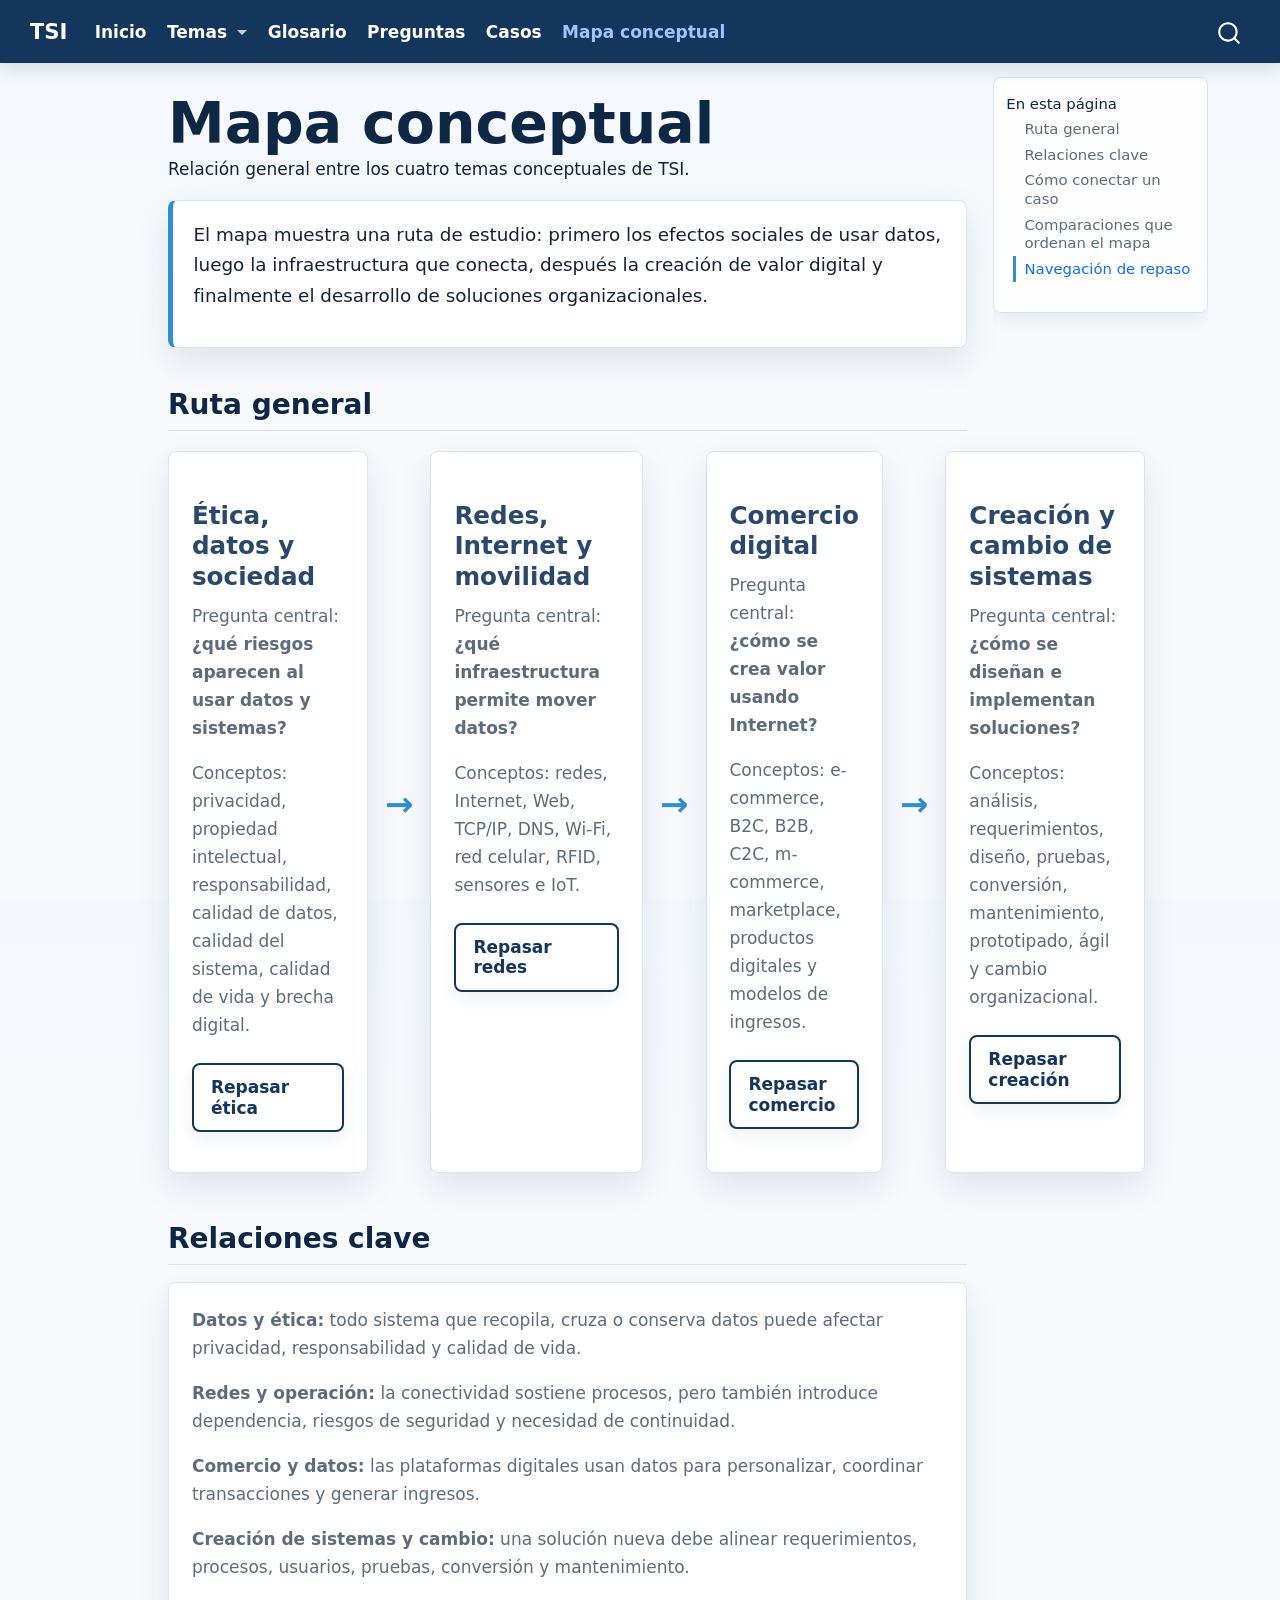
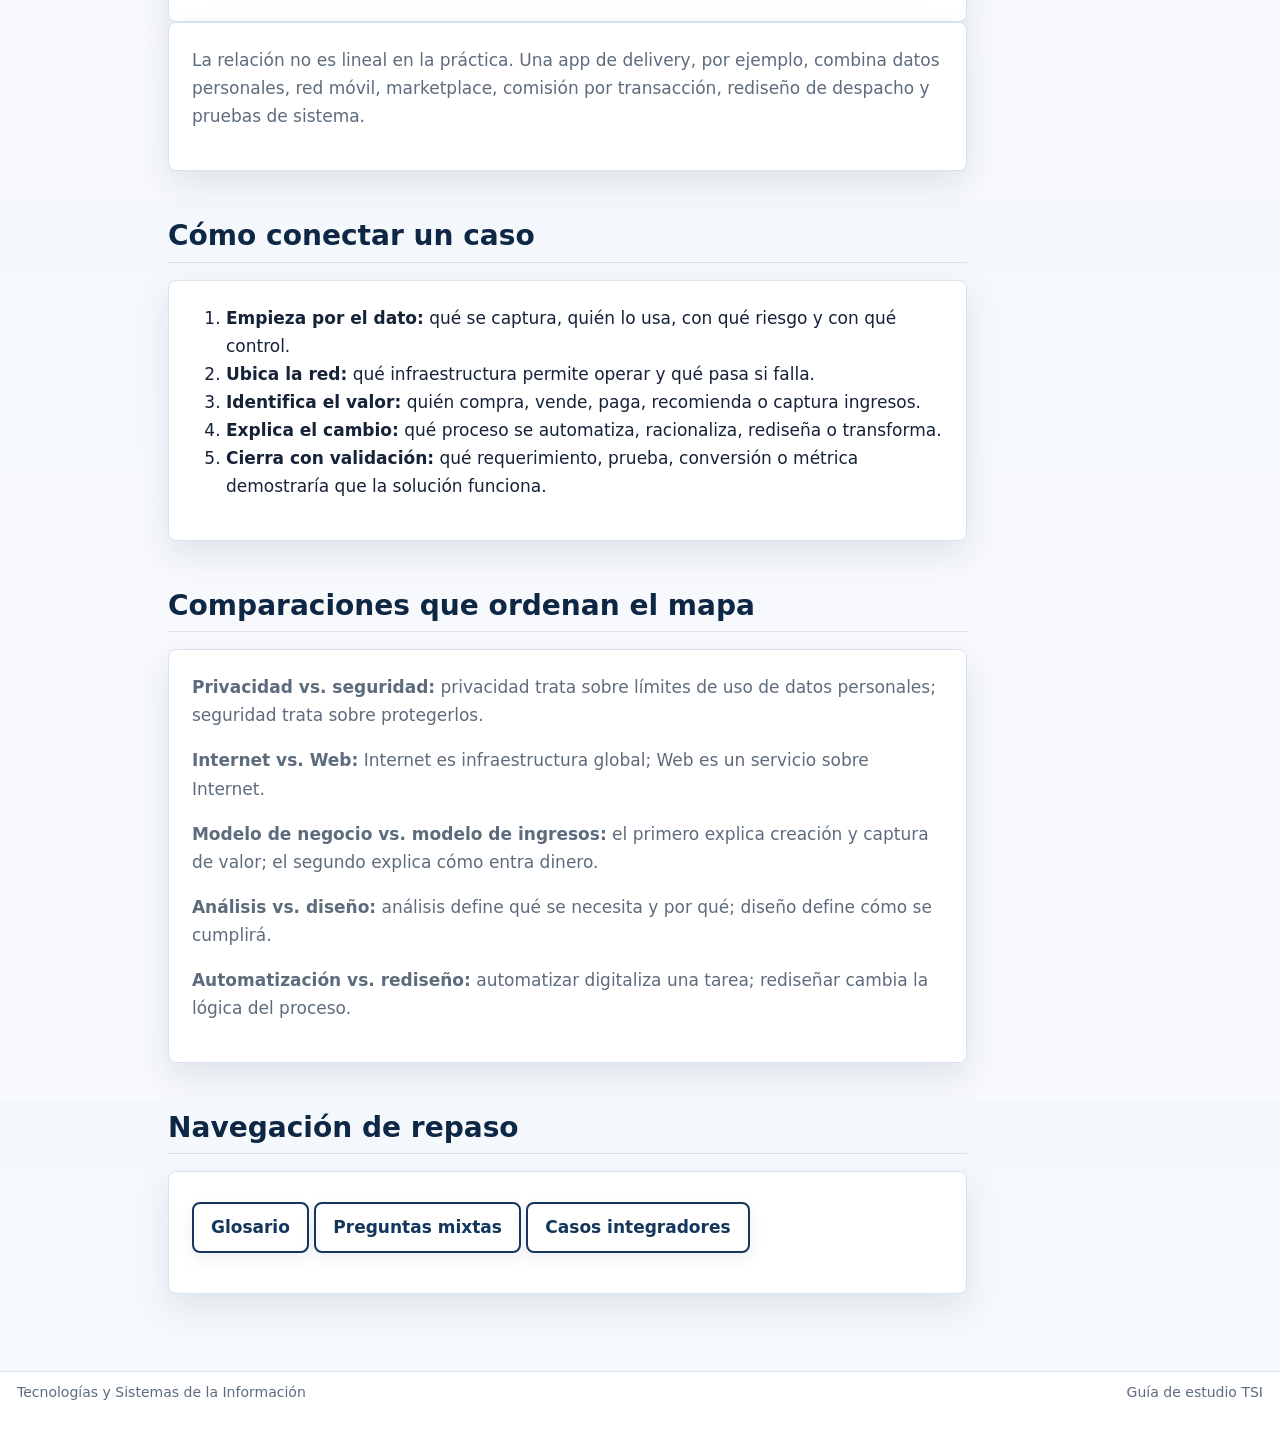
<file: docs/repaso/mapa-conceptual.html>
<!DOCTYPE html>
<html xmlns="http://www.w3.org/1999/xhtml" lang="es" xml:lang="es"><head>

<meta charset="utf-8">
<meta name="generator" content="quarto-1.9.37">

<meta name="viewport" content="width=device-width, initial-scale=1.0, user-scalable=yes">

<meta name="description" content="Relación general entre los cuatro temas conceptuales de TSI.">

<title>Mapa conceptual – Tecnologías y Sistemas de la Información</title>
<style>
/* Default styles provided by pandoc.
** See https://pandoc.org/MANUAL.html#variables-for-html for config info.
*/
code{white-space: pre-wrap;}
span.smallcaps{font-variant: small-caps;}
div.columns{display: flex; gap: min(4vw, 1.5em);}
div.column{flex: auto; overflow-x: auto;}
div.hanging-indent{margin-left: 1.5em; text-indent: -1.5em;}
ul.task-list{list-style: none;}
ul.task-list li input[type="checkbox"] {
  width: 0.8em;
  margin: 0 0.8em 0.2em -1em; /* quarto-specific, see https://github.com/quarto-dev/quarto-cli/issues/4556 */
  vertical-align: middle;
}
</style>


<script src="../site_libs/quarto-nav/quarto-nav.js"></script>
<script src="../site_libs/quarto-nav/headroom.min.js"></script>
<script src="../site_libs/clipboard/clipboard.min.js"></script>
<script src="../site_libs/quarto-search/autocomplete.umd.js"></script>
<script src="../site_libs/quarto-search/fuse.min.js"></script>
<script src="../site_libs/quarto-search/quarto-search.js"></script>
<meta name="quarto:offset" content="../">
<script src="../site_libs/quarto-html/quarto.js" type="module"></script>
<script src="../site_libs/quarto-html/tabsets/tabsets.js" type="module"></script>
<script src="../site_libs/quarto-html/popper.min.js"></script>
<script src="../site_libs/quarto-html/tippy.umd.min.js"></script>
<script src="../site_libs/quarto-html/anchor.min.js"></script>
<link href="../site_libs/quarto-html/tippy.css" rel="stylesheet">
<link href="../site_libs/quarto-html/quarto-syntax-highlighting-7f8f88aac4f3542376d5c11b86a4c14d.css" rel="stylesheet" id="quarto-text-highlighting-styles">
<script src="../site_libs/bootstrap/bootstrap.min.js"></script>
<link href="../site_libs/bootstrap/bootstrap-icons.css" rel="stylesheet">
<link href="../site_libs/bootstrap/bootstrap-caf81333e83b2128e3baa7a176d73074.min.css" rel="stylesheet" append-hash="true" id="quarto-bootstrap" data-mode="light">
<script id="quarto-search-options" type="application/json">{
  "location": "navbar",
  "copy-button": false,
  "collapse-after": 3,
  "panel-placement": "end",
  "type": "overlay",
  "limit": 50,
  "keyboard-shortcut": [
    "f",
    "/",
    "s"
  ],
  "show-item-context": false,
  "language": {
    "search-no-results-text": "No se han encontrado resultados",
    "search-matching-documents-text": "documentos encontrados",
    "search-copy-link-title": "Copiar el enlace en la búsqueda",
    "search-hide-matches-text": "Ocultar resultados adicionales",
    "search-more-match-text": "resultado adicional en este documento",
    "search-more-matches-text": "resultados adicionales en este documento",
    "search-clear-button-title": "Borrar",
    "search-text-placeholder": "",
    "search-detached-cancel-button-title": "Cancelar",
    "search-submit-button-title": "Enviar",
    "search-label": "Buscar"
  }
}</script>
<style>html{ scroll-behavior: smooth; }</style>


<link rel="stylesheet" href="../assets/css/styles.css">
</head>

<body class="nav-fixed quarto-light">

<div id="quarto-search-results"></div>
  <header id="quarto-header" class="headroom fixed-top">
    <nav class="navbar navbar-expand-lg " data-bs-theme="dark">
      <div class="navbar-container container-fluid">
      <div class="navbar-brand-container mx-auto">
    <a class="navbar-brand" href="../index.html">
    <span class="navbar-title">TSI</span>
    </a>
  </div>
            <div id="quarto-search" class="" title="Buscar"></div>
          <button class="navbar-toggler" type="button" data-bs-toggle="collapse" data-bs-target="#navbarCollapse" aria-controls="navbarCollapse" role="menu" aria-expanded="false" aria-label="Navegación de palanca" onclick="if (window.quartoToggleHeadroom) { window.quartoToggleHeadroom(); }">
  <span class="navbar-toggler-icon"></span>
</button>
          <div class="collapse navbar-collapse" id="navbarCollapse">
            <ul class="navbar-nav navbar-nav-scroll me-auto">
  <li class="nav-item">
    <a class="nav-link" href="../index.html">
<span class="menu-text">Inicio</span></a>
  </li>
  <li class="nav-item dropdown ">
    <a class="nav-link dropdown-toggle" href="#" id="nav-menu-temas" role="link" data-bs-toggle="dropdown" aria-expanded="false">
 <span class="menu-text">Temas</span>
    </a>
    <ul class="dropdown-menu" aria-labelledby="nav-menu-temas">
        <li>
    <a class="dropdown-item" href="../temas/etica-datos-sociedad.html">
 <span class="dropdown-text">Ética, datos y sociedad</span></a>
  </li>
        <li>
    <a class="dropdown-item" href="../temas/redes-internet-movilidad.html">
 <span class="dropdown-text">Redes, Internet y movilidad</span></a>
  </li>
        <li>
    <a class="dropdown-item" href="../temas/comercio-digital.html">
 <span class="dropdown-text">Comercio digital</span></a>
  </li>
        <li>
    <a class="dropdown-item" href="../temas/creacion-sistemas.html">
 <span class="dropdown-text">Creación y cambio de sistemas</span></a>
  </li>
    </ul>
  </li>
  <li class="nav-item">
    <a class="nav-link" href="../repaso/glosario.html">
<span class="menu-text">Glosario</span></a>
  </li>
  <li class="nav-item">
    <a class="nav-link" href="../repaso/preguntas.html">
<span class="menu-text">Preguntas</span></a>
  </li>
  <li class="nav-item">
    <a class="nav-link" href="../repaso/casos.html">
<span class="menu-text">Casos</span></a>
  </li>
  <li class="nav-item">
    <a class="nav-link active" href="../repaso/mapa-conceptual.html" aria-current="page">
<span class="menu-text">Mapa conceptual</span></a>
  </li>
</ul>
          </div> <!-- /navcollapse -->
            <div class="quarto-navbar-tools">
</div>
      </div> <!-- /container-fluid -->
    </nav>
</header>
<!-- content -->
<div id="quarto-content" class="quarto-container page-columns page-rows-contents page-layout-article page-navbar">
<!-- sidebar -->
<!-- margin-sidebar -->
    <div id="quarto-margin-sidebar" class="sidebar margin-sidebar">
        <nav id="TOC" role="doc-toc" class="toc-active">
    <h2 id="toc-title">En esta página</h2>

  <ul class="collapse">
  <li><a href="#ruta-general" id="toc-ruta-general" class="nav-link active" data-scroll-target="#ruta-general">Ruta general</a></li>
  <li><a href="#relaciones-clave" id="toc-relaciones-clave" class="nav-link" data-scroll-target="#relaciones-clave">Relaciones clave</a></li>
  <li><a href="#como-conectar-un-caso" id="toc-como-conectar-un-caso" class="nav-link" data-scroll-target="#como-conectar-un-caso">Cómo conectar un caso</a></li>
  <li><a href="#comparaciones-que-ordenan-el-mapa" id="toc-comparaciones-que-ordenan-el-mapa" class="nav-link" data-scroll-target="#comparaciones-que-ordenan-el-mapa">Comparaciones que ordenan el mapa</a></li>
  <li><a href="#navegacion-repaso" id="toc-navegacion-repaso" class="nav-link" data-scroll-target="#navegacion-repaso">Navegación de repaso</a></li>
  </ul>
</nav>
    </div>
<!-- main -->
<main class="content" id="quarto-document-content">

<header id="title-block-header" class="quarto-title-block default">
<div class="quarto-title">
<h1 class="title">Mapa conceptual</h1>
</div>

<div>
  <div class="description">
    Relación general entre los cuatro temas conceptuales de TSI.
  </div>
</div>


<div class="quarto-title-meta">




  </div>



</header>


<div class="home-intro">
<p>El mapa muestra una ruta de estudio: primero los efectos sociales de usar datos, luego la infraestructura que conecta, después la creación de valor digital y finalmente el desarrollo de soluciones organizacionales.</p>
</div>
<section id="ruta-general" class="level2">
<h2 class="anchored" data-anchor-id="ruta-general">Ruta general</h2>
<div class="concept-map">
<section id="ética-datos-y-sociedad" class="level3 map-node">
<h3 class="anchored" data-anchor-id="ética-datos-y-sociedad">Ética, datos y sociedad</h3>
<p>Pregunta central: <strong>¿qué riesgos aparecen al usar datos y sistemas?</strong></p>
<p>Conceptos: privacidad, propiedad intelectual, responsabilidad, calidad de datos, calidad del sistema, calidad de vida y brecha digital.</p>
<p><a href="../temas/etica-datos-sociedad.html" class="study-button secondary">Repasar ética</a></p>
</section>
<div class="map-arrow">
<p>→</p>
</div>
<section id="redes-internet-y-movilidad" class="level3 map-node">
<h3 class="anchored" data-anchor-id="redes-internet-y-movilidad">Redes, Internet y movilidad</h3>
<p>Pregunta central: <strong>¿qué infraestructura permite mover datos?</strong></p>
<p>Conceptos: redes, Internet, Web, TCP/IP, DNS, Wi-Fi, red celular, RFID, sensores e IoT.</p>
<p><a href="../temas/redes-internet-movilidad.html" class="study-button secondary">Repasar redes</a></p>
</section>
<div class="map-arrow">
<p>→</p>
</div>
<section id="comercio-digital" class="level3 map-node">
<h3 class="anchored" data-anchor-id="comercio-digital">Comercio digital</h3>
<p>Pregunta central: <strong>¿cómo se crea valor usando Internet?</strong></p>
<p>Conceptos: e-commerce, B2C, B2B, C2C, m-commerce, marketplace, productos digitales y modelos de ingresos.</p>
<p><a href="../temas/comercio-digital.html" class="study-button secondary">Repasar comercio</a></p>
</section>
<div class="map-arrow">
<p>→</p>
</div>
<section id="creación-y-cambio-de-sistemas" class="level3 map-node">
<h3 class="anchored" data-anchor-id="creación-y-cambio-de-sistemas">Creación y cambio de sistemas</h3>
<p>Pregunta central: <strong>¿cómo se diseñan e implementan soluciones?</strong></p>
<p>Conceptos: análisis, requerimientos, diseño, pruebas, conversión, mantenimiento, prototipado, ágil y cambio organizacional.</p>
<p><a href="../temas/creacion-sistemas.html" class="study-button secondary">Repasar creación</a></p>
</section>
</div>
</section>
<section id="relaciones-clave" class="level2">
<h2 class="anchored" data-anchor-id="relaciones-clave">Relaciones clave</h2>
<div class="wide-card">
<p><strong>Datos y ética:</strong> todo sistema que recopila, cruza o conserva datos puede afectar privacidad, responsabilidad y calidad de vida.</p>
<p><strong>Redes y operación:</strong> la conectividad sostiene procesos, pero también introduce dependencia, riesgos de seguridad y necesidad de continuidad.</p>
<p><strong>Comercio y datos:</strong> las plataformas digitales usan datos para personalizar, coordinar transacciones y generar ingresos.</p>
<p><strong>Creación de sistemas y cambio:</strong> una solución nueva debe alinear requerimientos, procesos, usuarios, pruebas, conversión y mantenimiento.</p>
</div>
<div class="wide-card">
<p>La relación no es lineal en la práctica. Una app de delivery, por ejemplo, combina datos personales, red móvil, marketplace, comisión por transacción, rediseño de despacho y pruebas de sistema.</p>
</div>
</section>
<section id="como-conectar-un-caso" class="level2">
<h2 class="anchored" data-anchor-id="como-conectar-un-caso">Cómo conectar un caso</h2>
<div class="wide-card">
<ol type="1">
<li><strong>Empieza por el dato:</strong> qué se captura, quién lo usa, con qué riesgo y con qué control.</li>
<li><strong>Ubica la red:</strong> qué infraestructura permite operar y qué pasa si falla.</li>
<li><strong>Identifica el valor:</strong> quién compra, vende, paga, recomienda o captura ingresos.</li>
<li><strong>Explica el cambio:</strong> qué proceso se automatiza, racionaliza, rediseña o transforma.</li>
<li><strong>Cierra con validación:</strong> qué requerimiento, prueba, conversión o métrica demostraría que la solución funciona.</li>
</ol>
</div>
</section>
<section id="comparaciones-que-ordenan-el-mapa" class="level2">
<h2 class="anchored" data-anchor-id="comparaciones-que-ordenan-el-mapa">Comparaciones que ordenan el mapa</h2>
<div class="wide-card">
<p><strong>Privacidad vs.&nbsp;seguridad:</strong> privacidad trata sobre límites de uso de datos personales; seguridad trata sobre protegerlos.</p>
<p><strong>Internet vs.&nbsp;Web:</strong> Internet es infraestructura global; Web es un servicio sobre Internet.</p>
<p><strong>Modelo de negocio vs.&nbsp;modelo de ingresos:</strong> el primero explica creación y captura de valor; el segundo explica cómo entra dinero.</p>
<p><strong>Análisis vs.&nbsp;diseño:</strong> análisis define qué se necesita y por qué; diseño define cómo se cumplirá.</p>
<p><strong>Automatización vs.&nbsp;rediseño:</strong> automatizar digitaliza una tarea; rediseñar cambia la lógica del proceso.</p>
</div>
</section>
<section id="navegacion-repaso" class="level2">
<h2 class="anchored" data-anchor-id="navegacion-repaso">Navegación de repaso</h2>
<div class="wide-card">
<p><a href="../repaso/glosario.html" class="study-button secondary">Glosario</a> <a href="../repaso/preguntas.html#preguntas-mixtas" class="study-button secondary">Preguntas mixtas</a> <a href="../repaso/casos.html#casos-integradores" class="study-button secondary">Casos integradores</a></p>
</div>


</section>

</main> <!-- /main -->
<script>
(function () {
  "use strict";

  function currentDepthPrefix() {
    var path = window.location.pathname;
    if (path.indexOf("/temas/") !== -1 || path.indexOf("/repaso/") !== -1) {
      return "../";
    }
    return "";
  }

  function normalizedPath(value) {
    return value.replace(/\/$/, "/index.html");
  }

  function addBottomNav() {
    if (document.querySelector(".tsi-bottom-nav")) {
      return;
    }

    var prefix = currentDepthPrefix();
    var links = [
      { label: "Inicio", href: prefix + "index.html", match: "/index.html" },
      { label: "Temas", href: prefix + "index.html#temas", match: "/temas/" },
      { label: "Preguntas", href: prefix + "repaso/preguntas.html", match: "/repaso/preguntas.html" },
      { label: "Casos", href: prefix + "repaso/casos.html", match: "/repaso/casos.html" }
    ];

    var nav = document.createElement("nav");
    nav.className = "tsi-bottom-nav";
    nav.setAttribute("aria-label", "Navegación rápida");

    var current = normalizedPath(window.location.pathname);
    links.forEach(function (item) {
      var link = document.createElement("a");
      link.href = item.href;
      link.textContent = item.label;

      if (
        (item.match === "/index.html" && current.endsWith("/index.html") && window.location.hash !== "#temas") ||
        (item.match === "/temas/" && (current.indexOf("/temas/") !== -1 || window.location.hash === "#temas")) ||
        (item.match !== "/temas/" && current.endsWith(item.match))
      ) {
        link.setAttribute("aria-current", "page");
      }

      nav.appendChild(link);
    });

    document.body.appendChild(nav);
  }

  function addReadingProgress() {
    if (document.querySelector(".tsi-reading-progress")) {
      return;
    }

    var progress = document.createElement("div");
    var bar = document.createElement("div");
    progress.className = "tsi-reading-progress";
    progress.setAttribute("aria-hidden", "true");
    bar.className = "tsi-reading-progress__bar";
    progress.appendChild(bar);
    document.body.appendChild(progress);

    var ticking = false;
    function update() {
      var scrollMax = document.documentElement.scrollHeight - window.innerHeight;
      var ratio = scrollMax > 0 ? window.scrollY / scrollMax : 1;
      ratio = Math.min(Math.max(ratio, 0), 1);
      bar.style.transform = "scaleX(" + ratio + ")";
      ticking = false;
    }

    function requestUpdate() {
      if (!ticking) {
        window.requestAnimationFrame(update);
        ticking = true;
      }
    }

    update();
    window.addEventListener("scroll", requestUpdate, { passive: true });
    window.addEventListener("resize", requestUpdate);
  }

  function addBackToTopButton() {
    if (document.querySelector(".tsi-back-to-top")) {
      return;
    }

    var button = document.createElement("button");
    button.className = "tsi-back-to-top";
    button.type = "button";
    button.textContent = "↑";
    button.setAttribute("aria-label", "Volver arriba");
    button.title = "Volver arriba";
    document.body.appendChild(button);

    function updateVisibility() {
      if (window.scrollY > 420) {
        button.classList.add("is-visible");
      } else {
        button.classList.remove("is-visible");
      }
    }

    button.addEventListener("click", function () {
      window.scrollTo({ top: 0, behavior: "smooth" });
    });

    updateVisibility();
    window.addEventListener("scroll", updateVisibility, { passive: true });
  }

  function storageGet(key) {
    try {
      return window.localStorage.getItem(key);
    } catch (error) {
      return null;
    }
  }

  function storageSet(key, value) {
    try {
      window.localStorage.setItem(key, value);
    } catch (error) {
      return;
    }
  }

  function compactText(value) {
    return value.toLowerCase().replace(/\s+/g, " ").trim().slice(0, 90);
  }

  function questionKey(card, index) {
    var summary = card.querySelector("summary");
    var label = card.id || (summary ? compactText(summary.textContent) : "pregunta-" + index);
    return "tsi:pregunta:" + normalizedPath(window.location.pathname) + ":" + label;
  }

  function improveAnswerCards() {
    document.querySelectorAll("details.pregunta, details.qa-card").forEach(function (card, index) {
      var key = questionKey(card, index);
      var storedState = storageGet(key);

      if (storedState === "open") {
        card.open = true;
      } else if (storedState === "closed") {
        card.open = false;
      }

      card.addEventListener("toggle", function () {
        storageSet(key, card.open ? "open" : "closed");

        if (card.open) {
          card.scrollIntoView({ block: "nearest", behavior: "smooth" });
        }
      });
    });
  }

  document.addEventListener("DOMContentLoaded", function () {
    addBottomNav();
    addReadingProgress();
    addBackToTopButton();
    improveAnswerCards();
  });
})();
</script>
<script id="quarto-html-after-body" type="application/javascript">
  window.document.addEventListener("DOMContentLoaded", function (event) {
    const icon = "";
    const anchorJS = new window.AnchorJS();
    anchorJS.options = {
      placement: 'right',
      icon: icon
    };
    anchorJS.add('.anchored');
    const isCodeAnnotation = (el) => {
      for (const clz of el.classList) {
        if (clz.startsWith('code-annotation-')) {
          return true;
        }
      }
      return false;
    }
    const onCopySuccess = function(e) {
      // button target
      const button = e.trigger;
      // don't keep focus
      button.blur();
      // flash "checked"
      button.classList.add('code-copy-button-checked');
      var currentTitle = button.getAttribute("title");
      button.setAttribute("title", "Copiado");
      let tooltip;
      if (window.bootstrap) {
        button.setAttribute("data-bs-toggle", "tooltip");
        button.setAttribute("data-bs-placement", "left");
        button.setAttribute("data-bs-title", "Copiado");
        tooltip = new bootstrap.Tooltip(button,
          { trigger: "manual",
            customClass: "code-copy-button-tooltip",
            offset: [0, -8]});
        tooltip.show();
      }
      setTimeout(function() {
        if (tooltip) {
          tooltip.hide();
          button.removeAttribute("data-bs-title");
          button.removeAttribute("data-bs-toggle");
          button.removeAttribute("data-bs-placement");
        }
        button.setAttribute("title", currentTitle);
        button.classList.remove('code-copy-button-checked');
      }, 1000);
      // clear code selection
      e.clearSelection();
    }
    const getTextToCopy = function(trigger) {
      const outerScaffold = trigger.parentElement.cloneNode(true);
      const codeEl = outerScaffold.querySelector('code');
      for (const childEl of codeEl.children) {
        if (isCodeAnnotation(childEl)) {
          childEl.remove();
        }
      }
      return codeEl.innerText;
    }
    const clipboard = new window.ClipboardJS('.code-copy-button:not([data-in-quarto-modal])', {
      text: getTextToCopy
    });
    clipboard.on('success', onCopySuccess);
    if (window.document.getElementById('quarto-embedded-source-code-modal')) {
      const clipboardModal = new window.ClipboardJS('.code-copy-button[data-in-quarto-modal]', {
        text: getTextToCopy,
        container: window.document.getElementById('quarto-embedded-source-code-modal')
      });
      clipboardModal.on('success', onCopySuccess);
    }
      var localhostRegex = new RegExp(/^(?:http|https):\/\/localhost\:?[0-9]*\//);
      var mailtoRegex = new RegExp(/^mailto:/);
        var filterRegex = new RegExp('/' + window.location.host + '/');
      var isInternal = (href) => {
          return filterRegex.test(href) || localhostRegex.test(href) || mailtoRegex.test(href);
      }
      // Inspect non-navigation links and adorn them if external
     var links = window.document.querySelectorAll('a[href]:not(.nav-link):not(.navbar-brand):not(.toc-action):not(.sidebar-link):not(.sidebar-item-toggle):not(.pagination-link):not(.no-external):not([aria-hidden]):not(.dropdown-item):not(.quarto-navigation-tool):not(.about-link)');
      for (var i=0; i<links.length; i++) {
        const link = links[i];
        if (!isInternal(link.href)) {
          // undo the damage that might have been done by quarto-nav.js in the case of
          // links that we want to consider external
          if (link.dataset.originalHref !== undefined) {
            link.href = link.dataset.originalHref;
          }
            // target, if specified
            link.setAttribute("target", "_blank");
            if (link.getAttribute("rel") === null) {
              link.setAttribute("rel", "noopener");
            }
        }
      }
    function tippyHover(el, contentFn, onTriggerFn, onUntriggerFn) {
      const config = {
        allowHTML: true,
        maxWidth: 500,
        delay: 100,
        arrow: false,
        appendTo: function(el) {
            return el.parentElement;
        },
        interactive: true,
        interactiveBorder: 10,
        theme: 'quarto',
        placement: 'bottom-start',
      };
      if (contentFn) {
        config.content = contentFn;
      }
      if (onTriggerFn) {
        config.onTrigger = onTriggerFn;
      }
      if (onUntriggerFn) {
        config.onUntrigger = onUntriggerFn;
      }
      window.tippy(el, config);
    }
    const noterefs = window.document.querySelectorAll('a[role="doc-noteref"]');
    for (var i=0; i<noterefs.length; i++) {
      const ref = noterefs[i];
      tippyHover(ref, function() {
        // use id or data attribute instead here
        let href = ref.getAttribute('data-footnote-href') || ref.getAttribute('href');
        try { href = new URL(href).hash; } catch {}
        const id = href.replace(/^#\/?/, "");
        const note = window.document.getElementById(id);
        if (note) {
          return note.innerHTML;
        } else {
          return "";
        }
      });
    }
    const xrefs = window.document.querySelectorAll('a.quarto-xref');
    const processXRef = (id, note) => {
      // Strip column container classes
      const stripColumnClz = (el) => {
        el.classList.remove("page-full", "page-columns");
        if (el.children) {
          for (const child of el.children) {
            stripColumnClz(child);
          }
        }
      }
      stripColumnClz(note)
      if (id === null || id.startsWith('sec-')) {
        // Special case sections, only their first couple elements
        const container = document.createElement("div");
        if (note.children && note.children.length > 2) {
          container.appendChild(note.children[0].cloneNode(true));
          for (let i = 1; i < note.children.length; i++) {
            const child = note.children[i];
            if (child.tagName === "P" && child.innerText === "") {
              continue;
            } else {
              container.appendChild(child.cloneNode(true));
              break;
            }
          }
          if (window.Quarto?.typesetMath) {
            window.Quarto.typesetMath(container);
          }
          return container.innerHTML
        } else {
          if (window.Quarto?.typesetMath) {
            window.Quarto.typesetMath(note);
          }
          return note.innerHTML;
        }
      } else {
        // Remove any anchor links if they are present
        const anchorLink = note.querySelector('a.anchorjs-link');
        if (anchorLink) {
          anchorLink.remove();
        }
        if (window.Quarto?.typesetMath) {
          window.Quarto.typesetMath(note);
        }
        if (note.classList.contains("callout")) {
          return note.outerHTML;
        } else {
          return note.innerHTML;
        }
      }
    }
    for (var i=0; i<xrefs.length; i++) {
      const xref = xrefs[i];
      tippyHover(xref, undefined, function(instance) {
        instance.disable();
        let url = xref.getAttribute('href');
        let hash = undefined;
        if (url.startsWith('#')) {
          hash = url;
        } else {
          try { hash = new URL(url).hash; } catch {}
        }
        if (hash) {
          const id = hash.replace(/^#\/?/, "");
          const note = window.document.getElementById(id);
          if (note !== null) {
            try {
              const html = processXRef(id, note.cloneNode(true));
              instance.setContent(html);
            } finally {
              instance.enable();
              instance.show();
            }
          } else {
            // See if we can fetch this
            fetch(url.split('#')[0])
            .then(res => res.text())
            .then(html => {
              const parser = new DOMParser();
              const htmlDoc = parser.parseFromString(html, "text/html");
              const note = htmlDoc.getElementById(id);
              if (note !== null) {
                const html = processXRef(id, note);
                instance.setContent(html);
              }
            }).finally(() => {
              instance.enable();
              instance.show();
            });
          }
        } else {
          // See if we can fetch a full url (with no hash to target)
          // This is a special case and we should probably do some content thinning / targeting
          fetch(url)
          .then(res => res.text())
          .then(html => {
            const parser = new DOMParser();
            const htmlDoc = parser.parseFromString(html, "text/html");
            const note = htmlDoc.querySelector('main.content');
            if (note !== null) {
              // This should only happen for chapter cross references
              // (since there is no id in the URL)
              // remove the first header
              if (note.children.length > 0 && note.children[0].tagName === "HEADER") {
                note.children[0].remove();
              }
              const html = processXRef(null, note);
              instance.setContent(html);
            }
          }).finally(() => {
            instance.enable();
            instance.show();
          });
        }
      }, function(instance) {
      });
    }
        let selectedAnnoteEl;
        const selectorForAnnotation = ( cell, annotation) => {
          let cellAttr = 'data-code-cell="' + cell + '"';
          let lineAttr = 'data-code-annotation="' +  annotation + '"';
          const selector = 'span[' + cellAttr + '][' + lineAttr + ']';
          return selector;
        }
        const selectCodeLines = (annoteEl) => {
          const doc = window.document;
          const targetCell = annoteEl.getAttribute("data-target-cell");
          const targetAnnotation = annoteEl.getAttribute("data-target-annotation");
          const annoteSpan = window.document.querySelector(selectorForAnnotation(targetCell, targetAnnotation));
          const lines = annoteSpan.getAttribute("data-code-lines").split(",");
          const lineIds = lines.map((line) => {
            return targetCell + "-" + line;
          })
          let top = null;
          let height = null;
          let parent = null;
          if (lineIds.length > 0) {
              //compute the position of the single el (top and bottom and make a div)
              const el = window.document.getElementById(lineIds[0]);
              top = el.offsetTop;
              height = el.offsetHeight;
              parent = el.parentElement.parentElement;
            if (lineIds.length > 1) {
              const lastEl = window.document.getElementById(lineIds[lineIds.length - 1]);
              const bottom = lastEl.offsetTop + lastEl.offsetHeight;
              height = bottom - top;
            }
            if (top !== null && height !== null && parent !== null) {
              // cook up a div (if necessary) and position it
              let div = window.document.getElementById("code-annotation-line-highlight");
              if (div === null) {
                div = window.document.createElement("div");
                div.setAttribute("id", "code-annotation-line-highlight");
                div.style.position = 'absolute';
                parent.appendChild(div);
              }
              div.style.top = top - 2 + "px";
              div.style.height = height + 4 + "px";
              div.style.left = 0;
              let gutterDiv = window.document.getElementById("code-annotation-line-highlight-gutter");
              if (gutterDiv === null) {
                gutterDiv = window.document.createElement("div");
                gutterDiv.setAttribute("id", "code-annotation-line-highlight-gutter");
                gutterDiv.style.position = 'absolute';
                const codeCell = window.document.getElementById(targetCell);
                const gutter = codeCell.querySelector('.code-annotation-gutter');
                gutter.appendChild(gutterDiv);
              }
              gutterDiv.style.top = top - 2 + "px";
              gutterDiv.style.height = height + 4 + "px";
            }
            selectedAnnoteEl = annoteEl;
          }
        };
        const unselectCodeLines = () => {
          const elementsIds = ["code-annotation-line-highlight", "code-annotation-line-highlight-gutter"];
          elementsIds.forEach((elId) => {
            const div = window.document.getElementById(elId);
            if (div) {
              div.remove();
            }
          });
          selectedAnnoteEl = undefined;
        };
          // Handle positioning of the toggle
      window.addEventListener(
        "resize",
        throttle(() => {
          elRect = undefined;
          if (selectedAnnoteEl) {
            selectCodeLines(selectedAnnoteEl);
          }
        }, 10)
      );
      function throttle(fn, ms) {
      let throttle = false;
      let timer;
        return (...args) => {
          if(!throttle) { // first call gets through
              fn.apply(this, args);
              throttle = true;
          } else { // all the others get throttled
              if(timer) clearTimeout(timer); // cancel #2
              timer = setTimeout(() => {
                fn.apply(this, args);
                timer = throttle = false;
              }, ms);
          }
        };
      }
        // Attach click handler to the DT
        const annoteDls = window.document.querySelectorAll('dt[data-target-cell]');
        for (const annoteDlNode of annoteDls) {
          annoteDlNode.addEventListener('click', (event) => {
            const clickedEl = event.target;
            if (clickedEl !== selectedAnnoteEl) {
              unselectCodeLines();
              const activeEl = window.document.querySelector('dt[data-target-cell].code-annotation-active');
              if (activeEl) {
                activeEl.classList.remove('code-annotation-active');
              }
              selectCodeLines(clickedEl);
              clickedEl.classList.add('code-annotation-active');
            } else {
              // Unselect the line
              unselectCodeLines();
              clickedEl.classList.remove('code-annotation-active');
            }
          });
        }
    const findCites = (el) => {
      const parentEl = el.parentElement;
      if (parentEl) {
        const cites = parentEl.dataset.cites;
        if (cites) {
          return {
            el,
            cites: cites.split(' ')
          };
        } else {
          return findCites(el.parentElement)
        }
      } else {
        return undefined;
      }
    };
    var bibliorefs = window.document.querySelectorAll('a[role="doc-biblioref"]');
    for (var i=0; i<bibliorefs.length; i++) {
      const ref = bibliorefs[i];
      const citeInfo = findCites(ref);
      if (citeInfo) {
        tippyHover(citeInfo.el, function() {
          var popup = window.document.createElement('div');
          citeInfo.cites.forEach(function(cite) {
            var citeDiv = window.document.createElement('div');
            citeDiv.classList.add('hanging-indent');
            citeDiv.classList.add('csl-entry');
            var biblioDiv = window.document.getElementById('ref-' + cite);
            if (biblioDiv) {
              citeDiv.innerHTML = biblioDiv.innerHTML;
            }
            popup.appendChild(citeDiv);
          });
          return popup.innerHTML;
        });
      }
    }
  });
  </script>
</div> <!-- /content -->
<footer class="footer">
  <div class="nav-footer">
    <div class="nav-footer-left">
<p>Tecnologías y Sistemas de la Información</p>
</div>
    <div class="nav-footer-center">
      &nbsp;
    </div>
    <div class="nav-footer-right">
<p>Guía de estudio TSI</p>
</div>
  </div>
</footer>




<script src="../site_libs/quarto-html/zenscroll-min.js"></script>
</body></html>
</file>
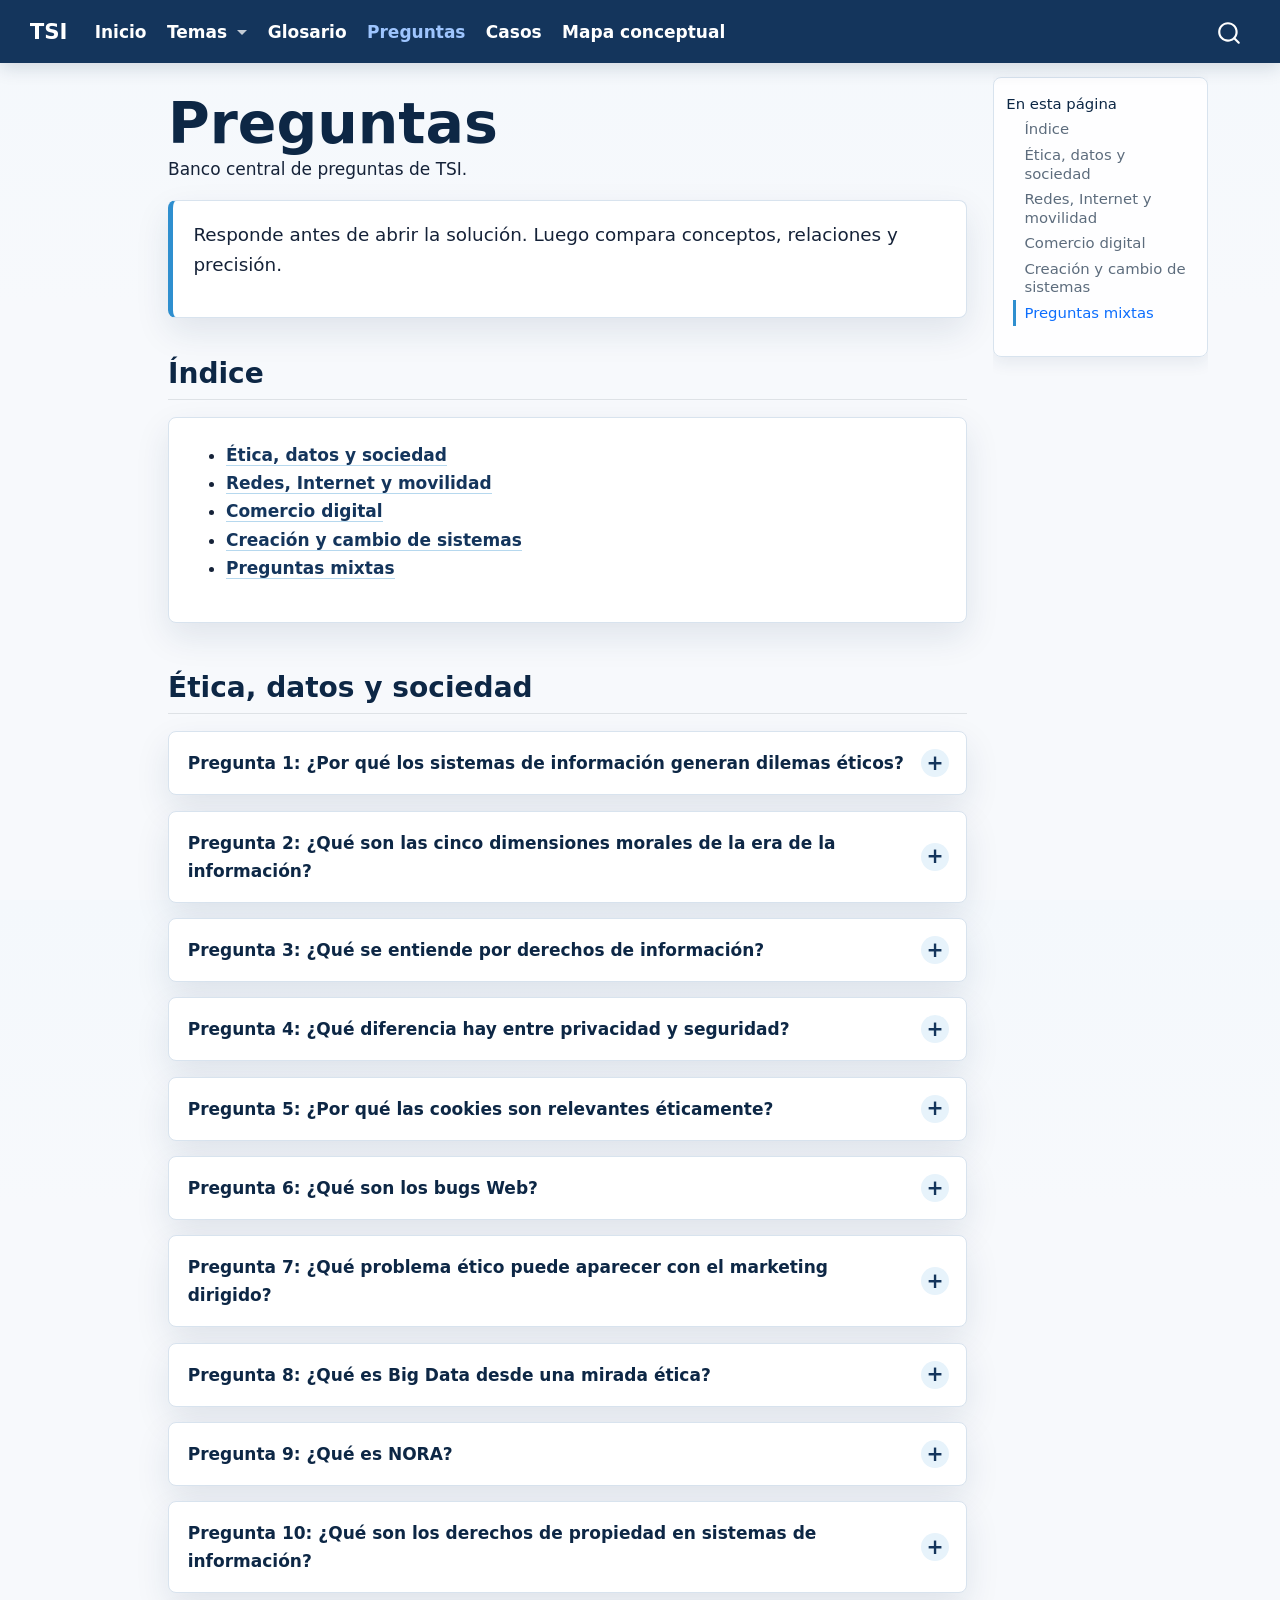
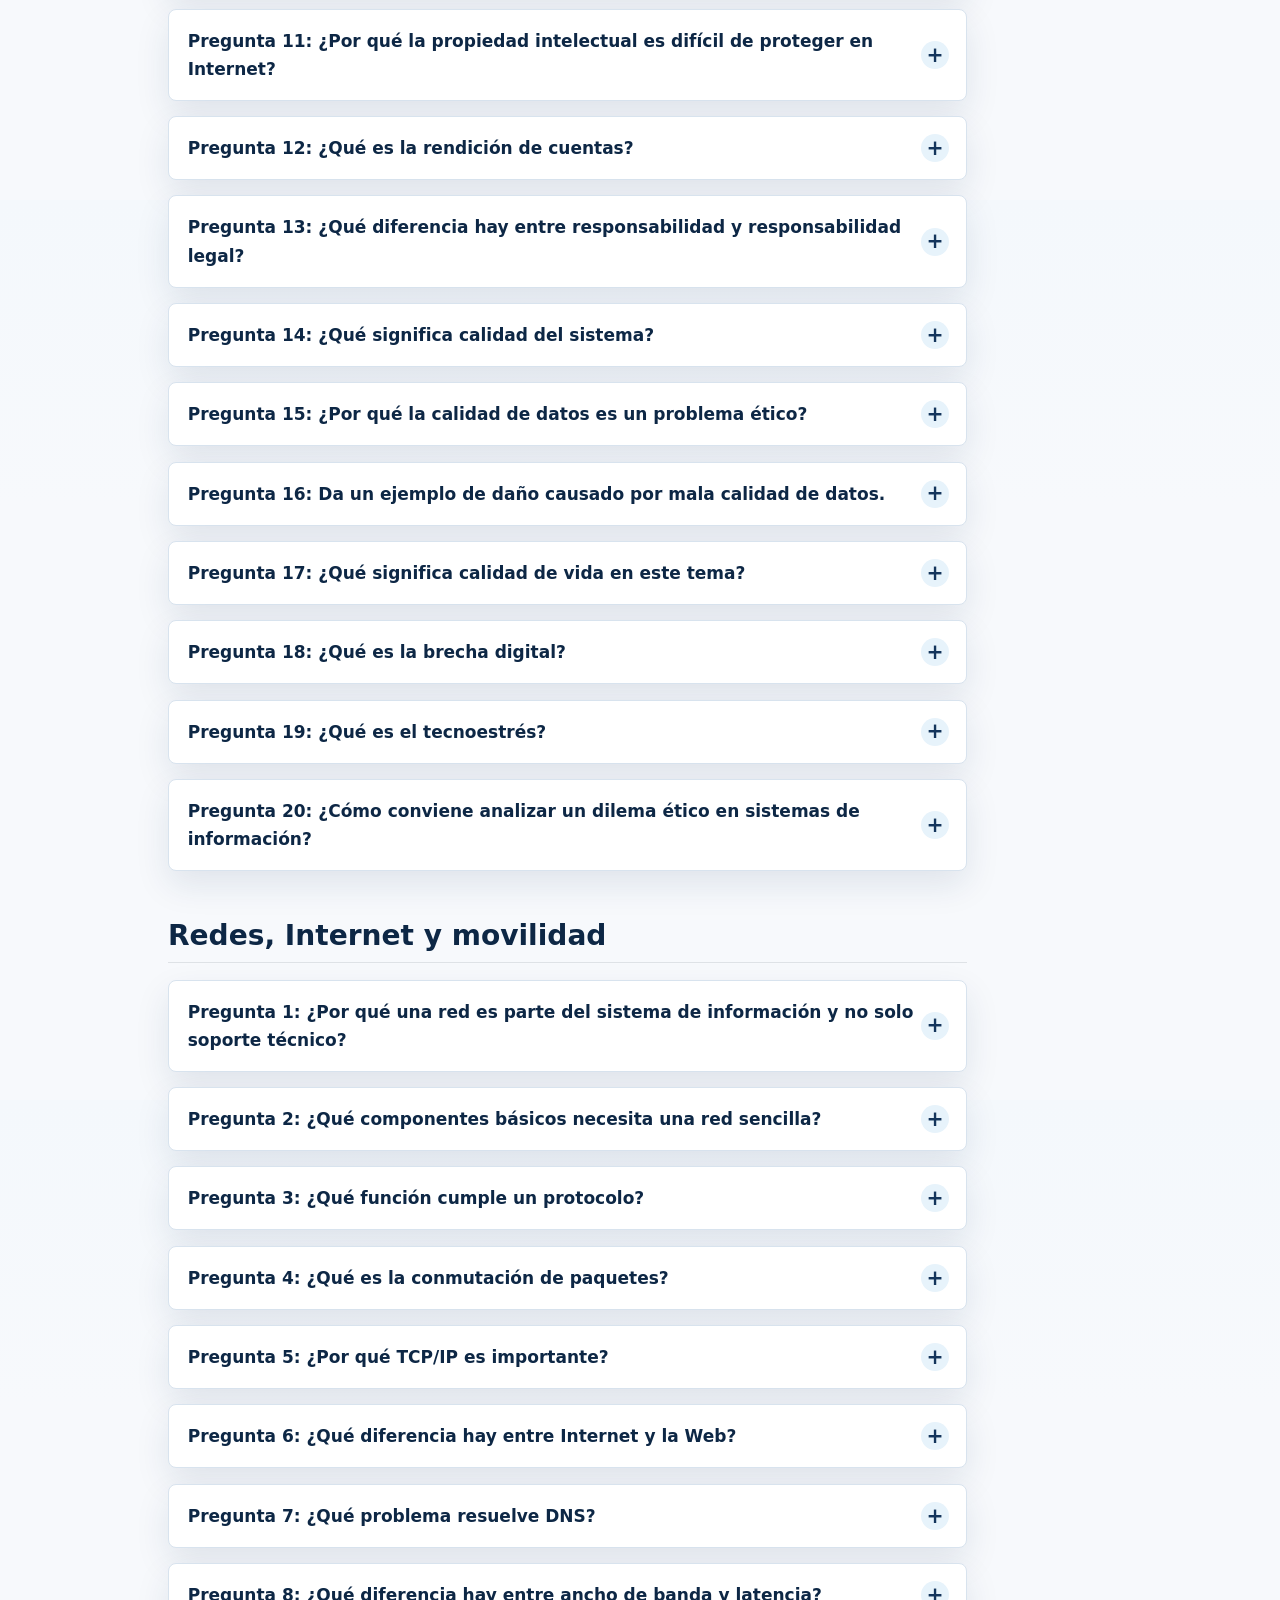
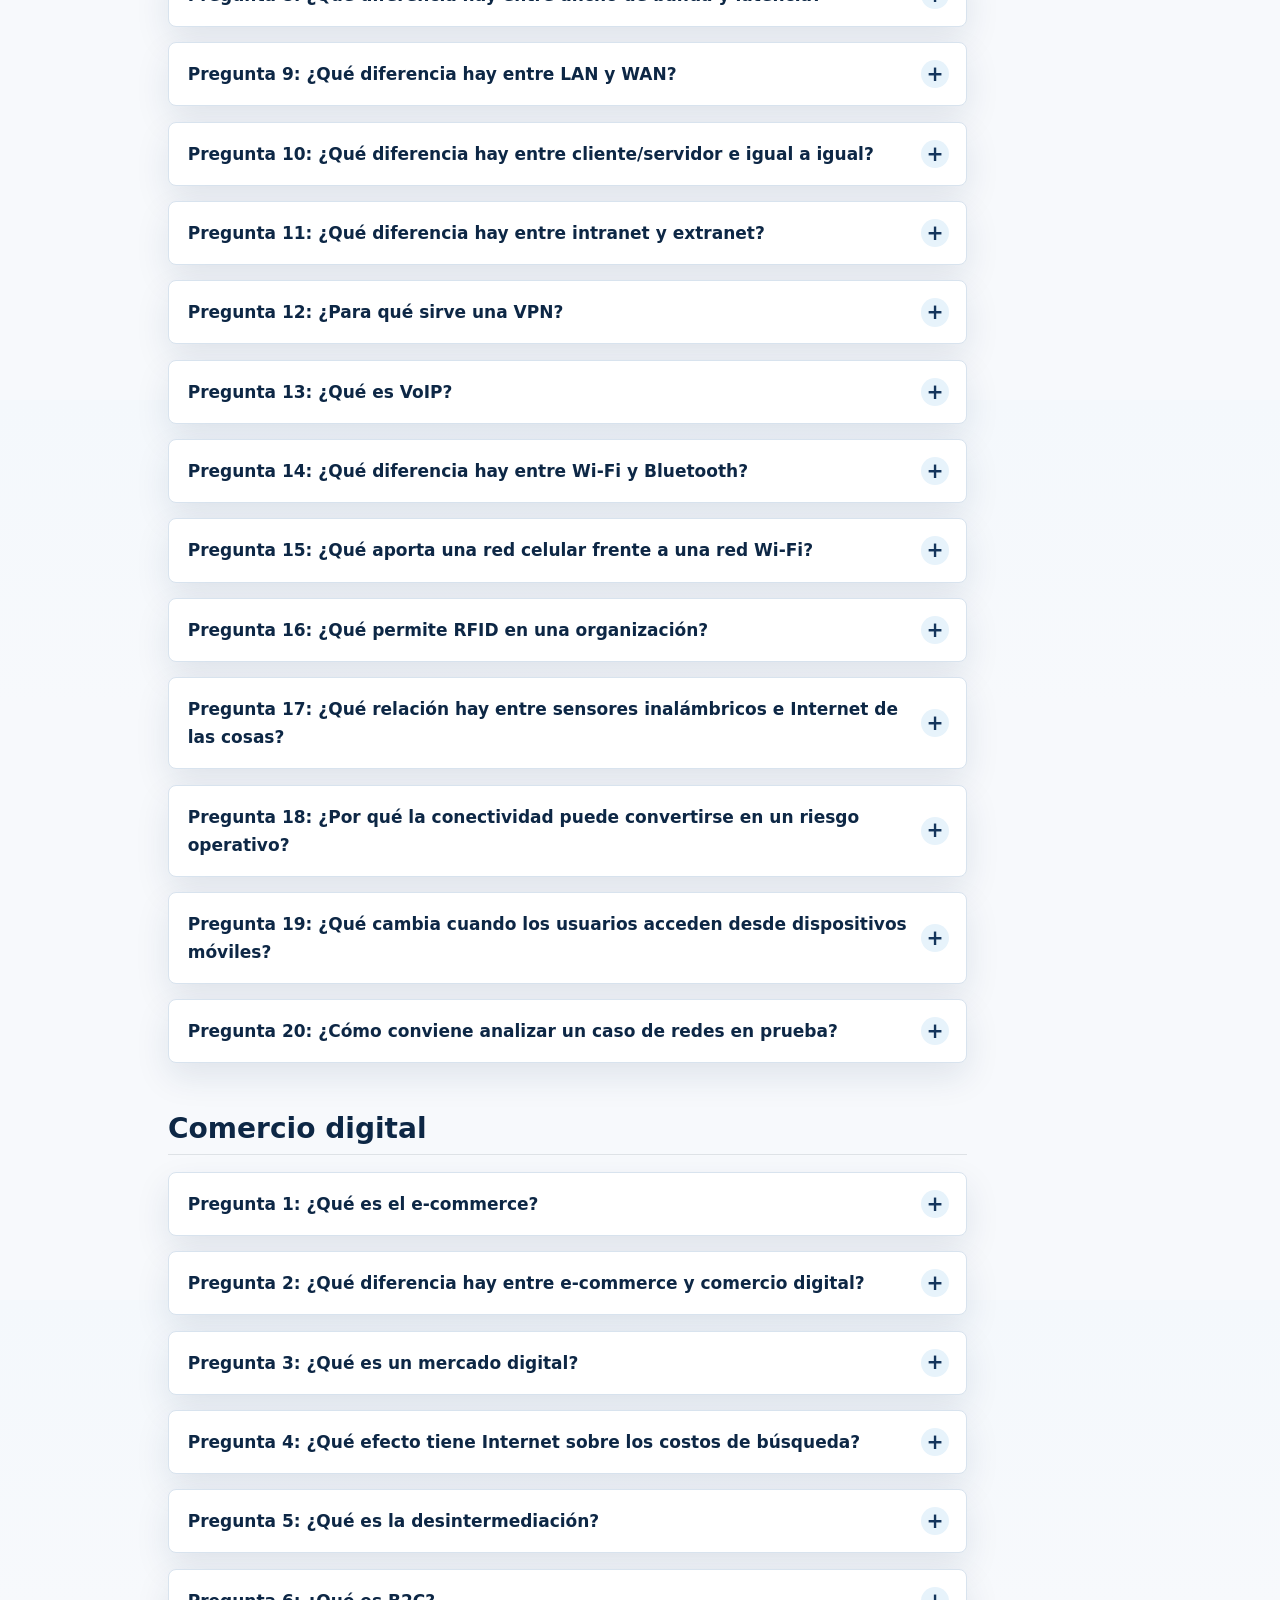
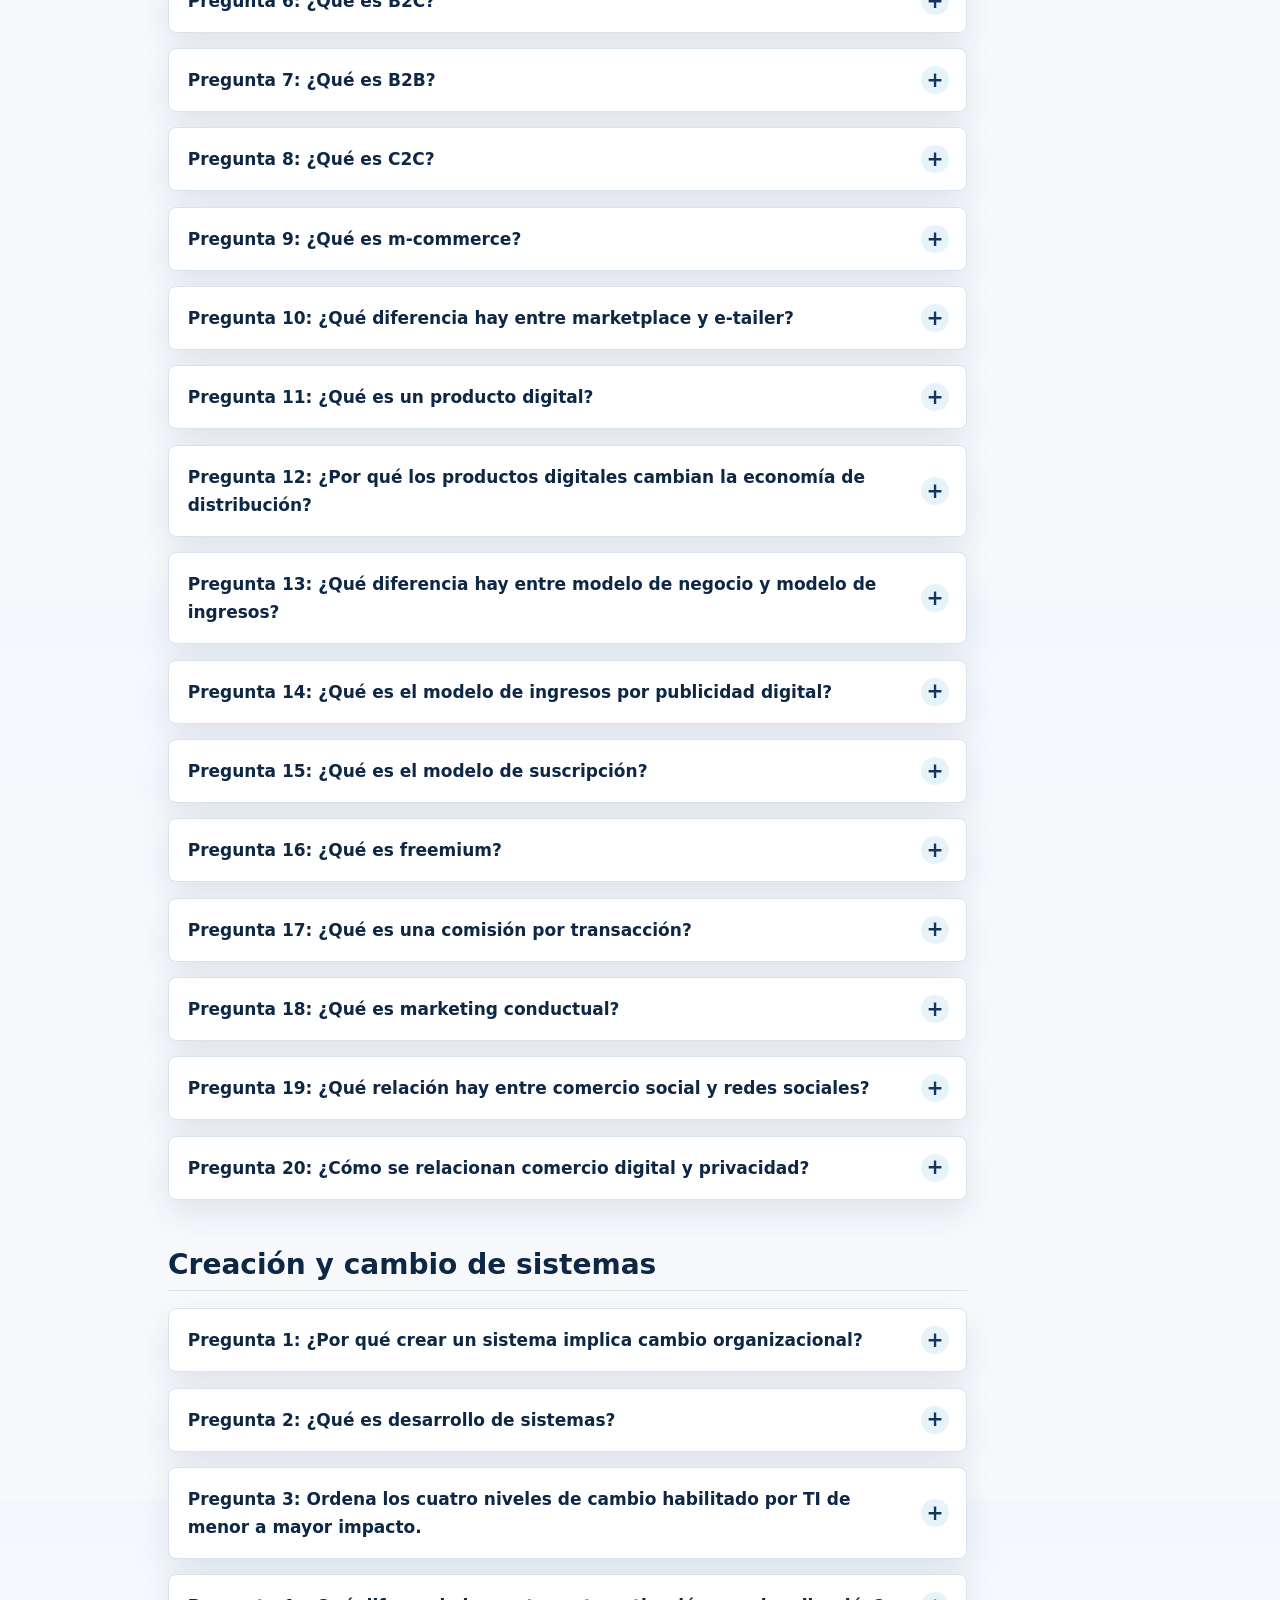
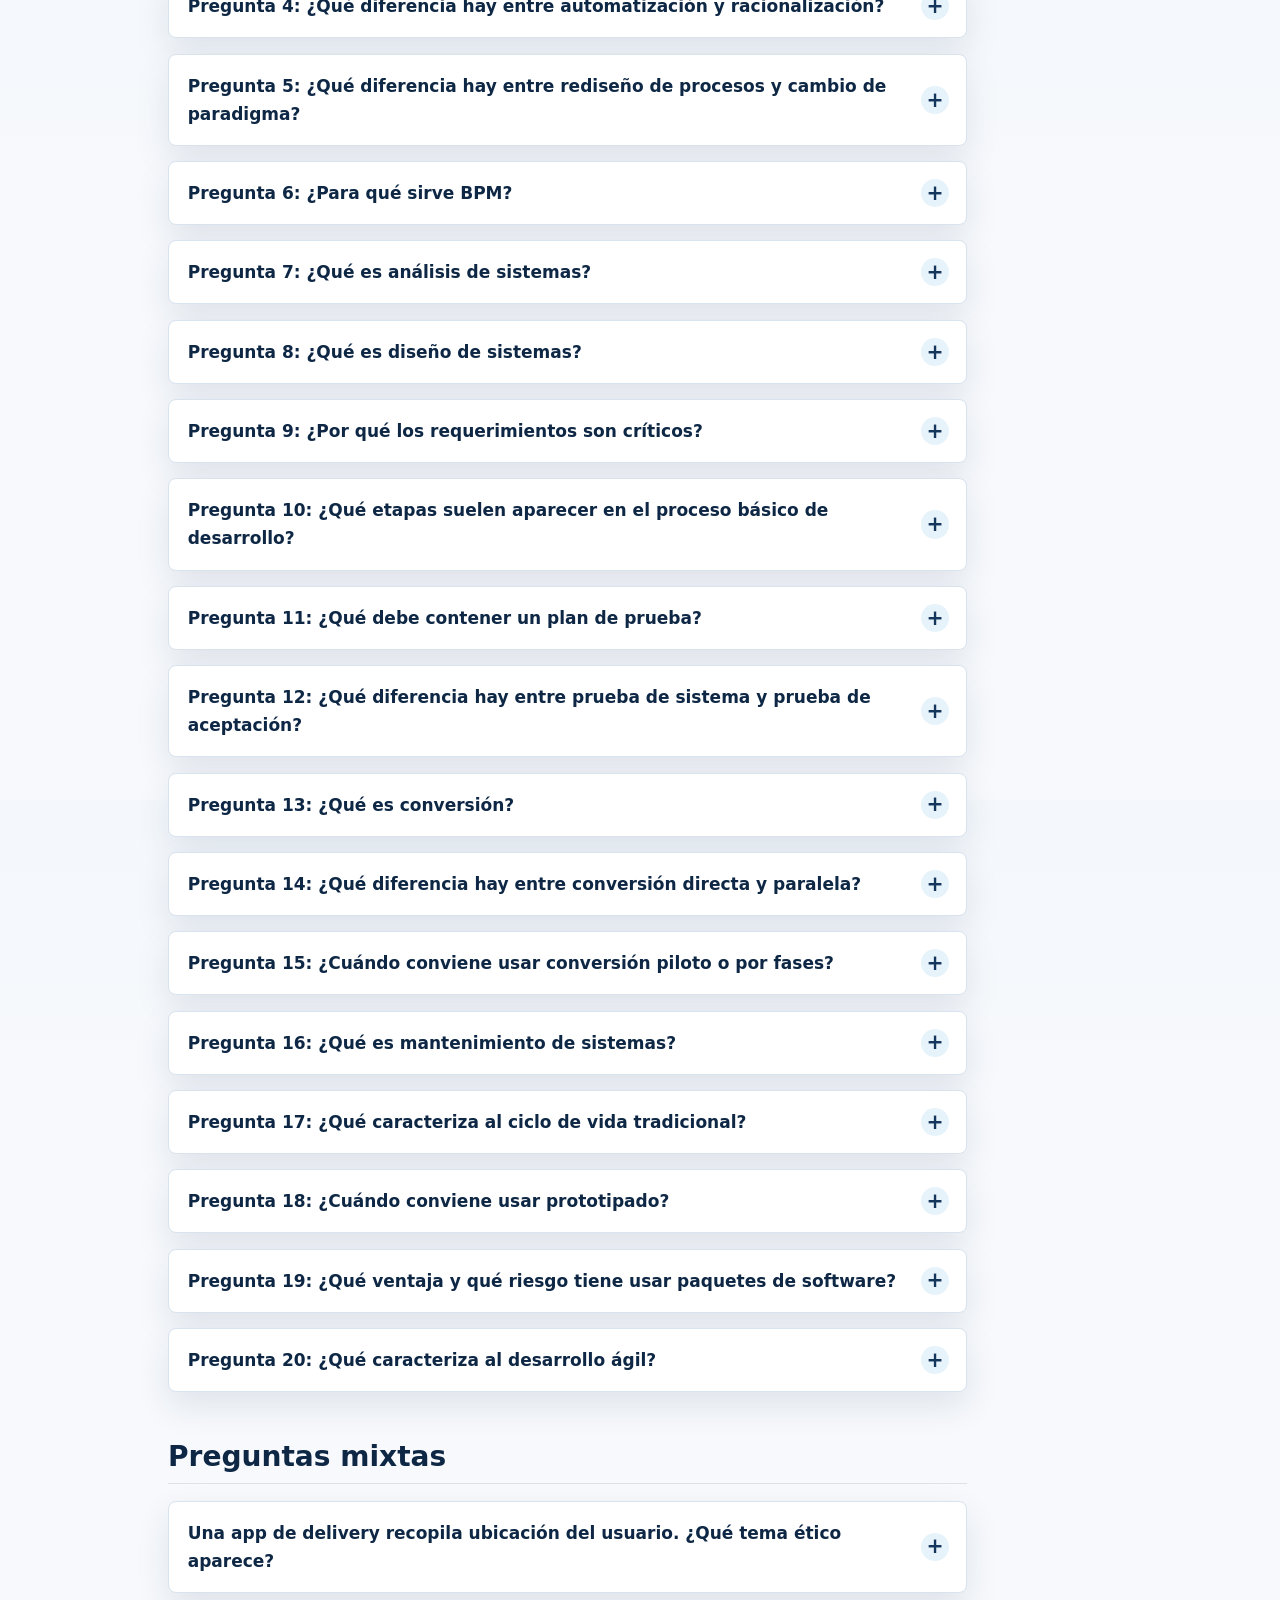
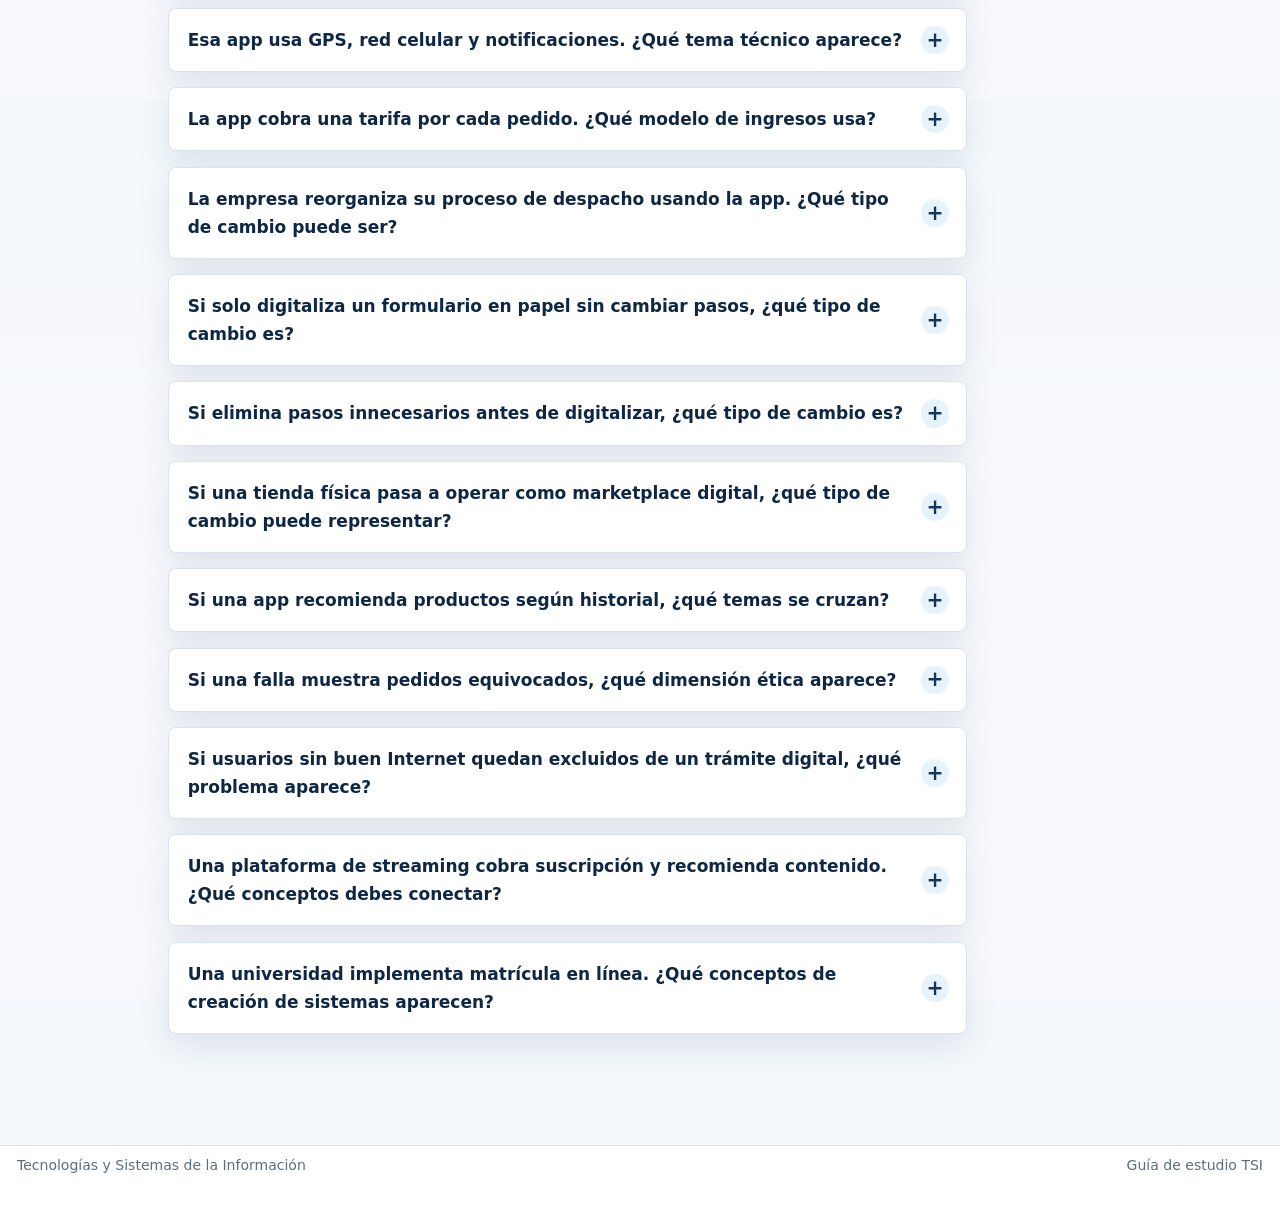
<file: docs/repaso/preguntas.html>
<!DOCTYPE html>
<html xmlns="http://www.w3.org/1999/xhtml" lang="es" xml:lang="es"><head>

<meta charset="utf-8">
<meta name="generator" content="quarto-1.9.37">

<meta name="viewport" content="width=device-width, initial-scale=1.0, user-scalable=yes">

<meta name="description" content="Banco central de preguntas de TSI.">

<title>Preguntas – Tecnologías y Sistemas de la Información</title>
<style>
/* Default styles provided by pandoc.
** See https://pandoc.org/MANUAL.html#variables-for-html for config info.
*/
code{white-space: pre-wrap;}
span.smallcaps{font-variant: small-caps;}
div.columns{display: flex; gap: min(4vw, 1.5em);}
div.column{flex: auto; overflow-x: auto;}
div.hanging-indent{margin-left: 1.5em; text-indent: -1.5em;}
ul.task-list{list-style: none;}
ul.task-list li input[type="checkbox"] {
  width: 0.8em;
  margin: 0 0.8em 0.2em -1em; /* quarto-specific, see https://github.com/quarto-dev/quarto-cli/issues/4556 */
  vertical-align: middle;
}
</style>


<script src="../site_libs/quarto-nav/quarto-nav.js"></script>
<script src="../site_libs/quarto-nav/headroom.min.js"></script>
<script src="../site_libs/clipboard/clipboard.min.js"></script>
<script src="../site_libs/quarto-search/autocomplete.umd.js"></script>
<script src="../site_libs/quarto-search/fuse.min.js"></script>
<script src="../site_libs/quarto-search/quarto-search.js"></script>
<meta name="quarto:offset" content="../">
<script src="../site_libs/quarto-html/quarto.js" type="module"></script>
<script src="../site_libs/quarto-html/tabsets/tabsets.js" type="module"></script>
<script src="../site_libs/quarto-html/popper.min.js"></script>
<script src="../site_libs/quarto-html/tippy.umd.min.js"></script>
<script src="../site_libs/quarto-html/anchor.min.js"></script>
<link href="../site_libs/quarto-html/tippy.css" rel="stylesheet">
<link href="../site_libs/quarto-html/quarto-syntax-highlighting-7f8f88aac4f3542376d5c11b86a4c14d.css" rel="stylesheet" id="quarto-text-highlighting-styles">
<script src="../site_libs/bootstrap/bootstrap.min.js"></script>
<link href="../site_libs/bootstrap/bootstrap-icons.css" rel="stylesheet">
<link href="../site_libs/bootstrap/bootstrap-caf81333e83b2128e3baa7a176d73074.min.css" rel="stylesheet" append-hash="true" id="quarto-bootstrap" data-mode="light">
<script id="quarto-search-options" type="application/json">{
  "location": "navbar",
  "copy-button": false,
  "collapse-after": 3,
  "panel-placement": "end",
  "type": "overlay",
  "limit": 50,
  "keyboard-shortcut": [
    "f",
    "/",
    "s"
  ],
  "show-item-context": false,
  "language": {
    "search-no-results-text": "No se han encontrado resultados",
    "search-matching-documents-text": "documentos encontrados",
    "search-copy-link-title": "Copiar el enlace en la búsqueda",
    "search-hide-matches-text": "Ocultar resultados adicionales",
    "search-more-match-text": "resultado adicional en este documento",
    "search-more-matches-text": "resultados adicionales en este documento",
    "search-clear-button-title": "Borrar",
    "search-text-placeholder": "",
    "search-detached-cancel-button-title": "Cancelar",
    "search-submit-button-title": "Enviar",
    "search-label": "Buscar"
  }
}</script>
<style>html{ scroll-behavior: smooth; }</style>


<link rel="stylesheet" href="../assets/css/styles.css">
</head>

<body class="nav-fixed quarto-light">

<div id="quarto-search-results"></div>
  <header id="quarto-header" class="headroom fixed-top">
    <nav class="navbar navbar-expand-lg " data-bs-theme="dark">
      <div class="navbar-container container-fluid">
      <div class="navbar-brand-container mx-auto">
    <a class="navbar-brand" href="../index.html">
    <span class="navbar-title">TSI</span>
    </a>
  </div>
            <div id="quarto-search" class="" title="Buscar"></div>
          <button class="navbar-toggler" type="button" data-bs-toggle="collapse" data-bs-target="#navbarCollapse" aria-controls="navbarCollapse" role="menu" aria-expanded="false" aria-label="Navegación de palanca" onclick="if (window.quartoToggleHeadroom) { window.quartoToggleHeadroom(); }">
  <span class="navbar-toggler-icon"></span>
</button>
          <div class="collapse navbar-collapse" id="navbarCollapse">
            <ul class="navbar-nav navbar-nav-scroll me-auto">
  <li class="nav-item">
    <a class="nav-link" href="../index.html">
<span class="menu-text">Inicio</span></a>
  </li>
  <li class="nav-item dropdown ">
    <a class="nav-link dropdown-toggle" href="#" id="nav-menu-temas" role="link" data-bs-toggle="dropdown" aria-expanded="false">
 <span class="menu-text">Temas</span>
    </a>
    <ul class="dropdown-menu" aria-labelledby="nav-menu-temas">
        <li>
    <a class="dropdown-item" href="../temas/etica-datos-sociedad.html">
 <span class="dropdown-text">Ética, datos y sociedad</span></a>
  </li>
        <li>
    <a class="dropdown-item" href="../temas/redes-internet-movilidad.html">
 <span class="dropdown-text">Redes, Internet y movilidad</span></a>
  </li>
        <li>
    <a class="dropdown-item" href="../temas/comercio-digital.html">
 <span class="dropdown-text">Comercio digital</span></a>
  </li>
        <li>
    <a class="dropdown-item" href="../temas/creacion-sistemas.html">
 <span class="dropdown-text">Creación y cambio de sistemas</span></a>
  </li>
    </ul>
  </li>
  <li class="nav-item">
    <a class="nav-link" href="../repaso/glosario.html">
<span class="menu-text">Glosario</span></a>
  </li>
  <li class="nav-item">
    <a class="nav-link active" href="../repaso/preguntas.html" aria-current="page">
<span class="menu-text">Preguntas</span></a>
  </li>
  <li class="nav-item">
    <a class="nav-link" href="../repaso/casos.html">
<span class="menu-text">Casos</span></a>
  </li>
  <li class="nav-item">
    <a class="nav-link" href="../repaso/mapa-conceptual.html">
<span class="menu-text">Mapa conceptual</span></a>
  </li>
</ul>
          </div> <!-- /navcollapse -->
            <div class="quarto-navbar-tools">
</div>
      </div> <!-- /container-fluid -->
    </nav>
</header>
<!-- content -->
<div id="quarto-content" class="quarto-container page-columns page-rows-contents page-layout-article page-navbar">
<!-- sidebar -->
<!-- margin-sidebar -->
    <div id="quarto-margin-sidebar" class="sidebar margin-sidebar">
        <nav id="TOC" role="doc-toc" class="toc-active">
    <h2 id="toc-title">En esta página</h2>

  <ul class="collapse">
  <li><a href="#indice" id="toc-indice" class="nav-link active" data-scroll-target="#indice">Índice</a></li>
  <li><a href="#etica-datos-sociedad" id="toc-etica-datos-sociedad" class="nav-link" data-scroll-target="#etica-datos-sociedad">Ética, datos y sociedad</a></li>
  <li><a href="#redes-internet-movilidad" id="toc-redes-internet-movilidad" class="nav-link" data-scroll-target="#redes-internet-movilidad">Redes, Internet y movilidad</a></li>
  <li><a href="#comercio-digital" id="toc-comercio-digital" class="nav-link" data-scroll-target="#comercio-digital">Comercio digital</a></li>
  <li><a href="#creacion-cambio-sistemas" id="toc-creacion-cambio-sistemas" class="nav-link" data-scroll-target="#creacion-cambio-sistemas">Creación y cambio de sistemas</a></li>
  <li><a href="#preguntas-mixtas" id="toc-preguntas-mixtas" class="nav-link" data-scroll-target="#preguntas-mixtas">Preguntas mixtas</a></li>
  </ul>
</nav>
    </div>
<!-- main -->
<main class="content" id="quarto-document-content">

<header id="title-block-header" class="quarto-title-block default">
<div class="quarto-title">
<h1 class="title">Preguntas</h1>
</div>

<div>
  <div class="description">
    Banco central de preguntas de TSI.
  </div>
</div>


<div class="quarto-title-meta">




  </div>



</header>


<div class="home-intro">
<p>Responde antes de abrir la solución. Luego compara conceptos, relaciones y precisión.</p>
</div>
<section id="indice" class="level2">
<h2 class="anchored" data-anchor-id="indice">Índice</h2>
<div class="wide-card">
<ul>
<li><a href="#etica-datos-sociedad">Ética, datos y sociedad</a></li>
<li><a href="#redes-internet-movilidad">Redes, Internet y movilidad</a></li>
<li><a href="#comercio-digital">Comercio digital</a></li>
<li><a href="#creacion-cambio-sistemas">Creación y cambio de sistemas</a></li>
<li><a href="#preguntas-mixtas">Preguntas mixtas</a></li>
</ul>
</div>
</section>
<section id="etica-datos-sociedad" class="level2">
<h2 class="anchored" data-anchor-id="etica-datos-sociedad">Ética, datos y sociedad</h2>
<div class="preguntas-practica">
<details class="pregunta" id="pregunta-etica-01">
<summary>
Pregunta 1: ¿Por qué los sistemas de información generan dilemas éticos?
</summary>
<p>
Porque permiten recopilar, cruzar, copiar y distribuir datos a gran escala, lo que puede afectar privacidad, propiedad, responsabilidad y vida cotidiana.
</p>
</details>
<details class="pregunta" id="pregunta-etica-02">
<summary>
Pregunta 2: ¿Qué son las cinco dimensiones morales de la era de la información?
</summary>
<p>
Son áreas para analizar dilemas: derechos de información, derechos de propiedad, responsabilidad y control, calidad del sistema y calidad de vida.
</p>
</details>
<details class="pregunta" id="pregunta-etica-03">
<summary>
Pregunta 3: ¿Qué se entiende por derechos de información?
</summary>
<p>
Se refiere a quién puede recopilar, acceder, usar, conservar y compartir información sobre personas u organizaciones.
</p>
</details>
<details class="pregunta" id="pregunta-etica-04">
<summary>
Pregunta 4: ¿Qué diferencia hay entre privacidad y seguridad?
</summary>
<p>
La privacidad trata sobre el control del uso de datos personales. La seguridad trata sobre proteger esos datos contra accesos, daños o usos no autorizados.
</p>
</details>
<details class="pregunta" id="pregunta-etica-05">
<summary>
Pregunta 5: ¿Por qué las cookies son relevantes éticamente?
</summary>
<p>
Porque pueden registrar comportamiento de navegación y apoyar seguimiento, perfilamiento o publicidad dirigida.
</p>
</details>
<details class="pregunta" id="pregunta-etica-06">
<summary>
Pregunta 6: ¿Qué son los bugs Web?
</summary>
<p>
Son elementos discretos u ocultos en páginas o correos que permiten registrar visitas, aperturas o actividad del usuario.
</p>
</details>
<details class="pregunta" id="pregunta-etica-07">
<summary>
Pregunta 7: ¿Qué problema ético puede aparecer con el marketing dirigido?
</summary>
<p>
Puede influir en usuarios a partir de perfiles que ellos no conocen o no controlan completamente.
</p>
</details>
<details class="pregunta" id="pregunta-etica-08">
<summary>
Pregunta 8: ¿Qué es Big Data desde una mirada ética?
</summary>
<p>
Es el análisis de grandes volúmenes de datos para encontrar patrones, con riesgos de consentimiento débil, vigilancia, discriminación o decisiones opacas.
</p>
</details>
<details class="pregunta" id="pregunta-etica-09">
<summary>
Pregunta 9: ¿Qué es NORA?
</summary>
<p>
Es el análisis que permite descubrir relaciones no evidentes entre datos, personas, eventos u organizaciones.
</p>
</details>
<details class="pregunta" id="pregunta-etica-10">
<summary>
Pregunta 10: ¿Qué son los derechos de propiedad en sistemas de información?
</summary>
<p>
Son derechos sobre contenidos, software, datos, conocimiento o creaciones que pueden copiarse y distribuirse digitalmente.
</p>
</details>
<details class="pregunta" id="pregunta-etica-11">
<summary>
Pregunta 11: ¿Por qué la propiedad intelectual es difícil de proteger en Internet?
</summary>
<p>
Porque los bienes digitales se copian, modifican y distribuyen con bajo costo y gran rapidez.
</p>
</details>
<details class="pregunta" id="pregunta-etica-12">
<summary>
Pregunta 12: ¿Qué es la rendición de cuentas?
</summary>
<p>
Es la posibilidad de identificar quién tomó una decisión, quién autorizó una acción y quién debe explicar o corregir un daño.
</p>
</details>
<details class="pregunta" id="pregunta-etica-13">
<summary>
Pregunta 13: ¿Qué diferencia hay entre responsabilidad y responsabilidad legal?
</summary>
<p>
La responsabilidad es hacerse cargo de consecuencias. La responsabilidad legal es una obligación reconocida por normas, contratos o tribunales.
</p>
</details>
<details class="pregunta" id="pregunta-etica-14">
<summary>
Pregunta 14: ¿Qué significa calidad del sistema?
</summary>
<p>
Que el sistema funcione de manera confiable, segura, correcta y adecuada para el contexto donde se usa.
</p>
</details>
<details class="pregunta" id="pregunta-etica-15">
<summary>
Pregunta 15: ¿Por qué la calidad de datos es un problema ético?
</summary>
<p>
Porque datos erróneos, incompletos, desactualizados o sesgados pueden producir decisiones injustas o perjudiciales.
</p>
</details>
<details class="pregunta" id="pregunta-etica-16">
<summary>
Pregunta 16: Da un ejemplo de daño causado por mala calidad de datos.
</summary>
<p>
Un sistema de crédito podría rechazar a una persona porque mantiene una deuda antigua ya pagada.
</p>
</details>
<details class="pregunta" id="pregunta-etica-17">
<summary>
Pregunta 17: ¿Qué significa calidad de vida en este tema?
</summary>
<p>
Se refiere a cómo los sistemas afectan bienestar, empleo, acceso, autonomía, vigilancia, salud mental y relaciones sociales.
</p>
</details>
<details class="pregunta" id="pregunta-etica-18">
<summary>
Pregunta 18: ¿Qué es la brecha digital?
</summary>
<p>
Es la desigualdad en acceso, habilidades o capacidad real de aprovechar tecnologías de información.
</p>
</details>
<details class="pregunta" id="pregunta-etica-19">
<summary>
Pregunta 19: ¿Qué es el tecnoestrés?
</summary>
<p>
Es el estrés asociado al uso intensivo, permanente o invasivo de tecnologías digitales.
</p>
</details>
<details class="pregunta" id="pregunta-etica-20">
<summary>
Pregunta 20: ¿Cómo conviene analizar un dilema ético en sistemas de información?
</summary>
<p>
Identificando actores afectados, datos usados, beneficios, daños, responsabilidades, alternativas y principios aplicables.
</p>
</details>
</div>
</section>
<section id="redes-internet-movilidad" class="level2">
<h2 class="anchored" data-anchor-id="redes-internet-movilidad">Redes, Internet y movilidad</h2>
<div class="preguntas-practica">
<details class="pregunta" id="pregunta-redes-01">
<summary>
Pregunta 1: ¿Por qué una red es parte del sistema de información y no solo soporte técnico?
</summary>
<p>
Porque permite que personas, procesos, aplicaciones y datos se conecten. Si la red falla, el sistema puede dejar de apoyar decisiones, atención o coordinación.
</p>
</details>
<details class="pregunta" id="pregunta-redes-02">
<summary>
Pregunta 2: ¿Qué componentes básicos necesita una red sencilla?
</summary>
<p>
Necesita dispositivos, interfaces de red, un medio de conexión, reglas o software de comunicación y equipos que dirijan el tráfico, como switches, puntos de acceso o routers.
</p>
</details>
<details class="pregunta" id="pregunta-redes-03">
<summary>
Pregunta 3: ¿Qué función cumple un protocolo?
</summary>
<p>
Define reglas comunes para que los equipos sepan cómo enviar, recibir, ordenar e interpretar datos.
</p>
</details>
<details class="pregunta" id="pregunta-redes-04">
<summary>
Pregunta 4: ¿Qué es la conmutación de paquetes?
</summary>
<p>
Es dividir un mensaje en paquetes pequeños que viajan por la red y se vuelven a ordenar al llegar a destino.
</p>
</details>
<details class="pregunta" id="pregunta-redes-05">
<summary>
Pregunta 5: ¿Por qué TCP/IP es importante?
</summary>
<p>
Porque entrega un conjunto común de protocolos que permite conectar redes y equipos distintos, haciendo posible Internet y muchos servicios asociados.
</p>
</details>
<details class="pregunta" id="pregunta-redes-06">
<summary>
Pregunta 6: ¿Qué diferencia hay entre Internet y la Web?
</summary>
<p>
Internet es la red global de redes. La Web es un servicio que usa Internet para acceder a páginas, enlaces y aplicaciones mediante navegadores.
</p>
</details>
<details class="pregunta" id="pregunta-redes-07">
<summary>
Pregunta 7: ¿Qué problema resuelve DNS?
</summary>
<p>
Permite usar nombres de dominio fáciles de recordar y traducirlos a direcciones IP que los equipos pueden localizar.
</p>
</details>
<details class="pregunta" id="pregunta-redes-08">
<summary>
Pregunta 8: ¿Qué diferencia hay entre ancho de banda y latencia?
</summary>
<p>
El ancho de banda indica capacidad de transmisión. La latencia indica demora entre solicitud y respuesta.
</p>
</details>
<details class="pregunta" id="pregunta-redes-09">
<summary>
Pregunta 9: ¿Qué diferencia hay entre LAN y WAN?
</summary>
<p>
Una LAN conecta dispositivos en un espacio cercano, como una oficina. Una WAN conecta ubicaciones distantes, como sedes de una organización.
</p>
</details>
<details class="pregunta" id="pregunta-redes-10">
<summary>
Pregunta 10: ¿Qué diferencia hay entre cliente/servidor e igual a igual?
</summary>
<p>
En cliente/servidor, un servidor entrega servicios o datos a clientes. En igual a igual, los equipos comparten recursos directamente entre sí.
</p>
</details>
<details class="pregunta" id="pregunta-redes-11">
<summary>
Pregunta 11: ¿Qué diferencia hay entre intranet y extranet?
</summary>
<p>
La intranet es privada para uso interno. La extranet abre acceso controlado a externos autorizados, como proveedores o clientes.
</p>
</details>
<details class="pregunta" id="pregunta-redes-12">
<summary>
Pregunta 12: ¿Para qué sirve una VPN?
</summary>
<p>
Sirve para crear una conexión cifrada y privada sobre una red pública, normalmente para acceder de forma segura a recursos internos.
</p>
</details>
<details class="pregunta" id="pregunta-redes-13">
<summary>
Pregunta 13: ¿Qué es VoIP?
</summary>
<p>
Es la transmisión de voz como datos digitales sobre redes IP, por ejemplo en telefonía por Internet o llamadas de aplicaciones.
</p>
</details>
<details class="pregunta" id="pregunta-redes-14">
<summary>
Pregunta 14: ¿Qué diferencia hay entre Wi-Fi y Bluetooth?
</summary>
<p>
Wi-Fi se usa para conectar dispositivos a una red local o a Internet. Bluetooth se usa para conexiones personales de corto alcance y bajo consumo.
</p>
</details>
<details class="pregunta" id="pregunta-redes-15">
<summary>
Pregunta 15: ¿Qué aporta una red celular frente a una red Wi-Fi?
</summary>
<p>
Aporta movilidad en áreas amplias mediante antenas y operadores, mientras que Wi-Fi depende de cobertura local cercana.
</p>
</details>
<details class="pregunta" id="pregunta-redes-16">
<summary>
Pregunta 16: ¿Qué permite RFID en una organización?
</summary>
<p>
Permite identificar y rastrear objetos, productos, activos o personas mediante etiquetas y lectores de radiofrecuencia.
</p>
</details>
<details class="pregunta" id="pregunta-redes-17">
<summary>
Pregunta 17: ¿Qué relación hay entre sensores inalámbricos e Internet de las cosas?
</summary>
<p>
Los sensores capturan datos del mundo físico y, conectados por redes, permiten que objetos y procesos formen parte de sistemas digitales.
</p>
</details>
<details class="pregunta" id="pregunta-redes-18">
<summary>
Pregunta 18: ¿Por qué la conectividad puede convertirse en un riesgo operativo?
</summary>
<p>
Porque si procesos críticos dependen de la red, una falla de conexión, seguridad o proveedor puede detener atención, ventas o coordinación interna.
</p>
</details>
<details class="pregunta" id="pregunta-redes-19">
<summary>
Pregunta 19: ¿Qué cambia cuando los usuarios acceden desde dispositivos móviles?
</summary>
<p>
Cambia el contexto de uso: hay redes variables, pantallas pequeñas, riesgo de pérdida del equipo, necesidad de sincronización y mayores exigencias de seguridad.
</p>
</details>
<details class="pregunta" id="pregunta-redes-20">
<summary>
Pregunta 20: ¿Cómo conviene analizar un caso de redes en prueba?
</summary>
<p>
Identificando el proceso afectado, tipo de red, usuarios, servicios dependientes, riesgos de seguridad, impacto de una falla y medidas concretas de continuidad.
</p>
</details>
</div>
</section>
<section id="comercio-digital" class="level2">
<h2 class="anchored" data-anchor-id="comercio-digital">Comercio digital</h2>
<div class="preguntas-practica">
<details class="pregunta" id="pregunta-comercio-01">
<summary>
Pregunta 1: ¿Qué es el e-commerce?
</summary>
<p>
Es la compra, venta o intercambio de bienes, servicios, contenido o información mediante redes digitales, especialmente Internet y la Web.
</p>
</details>
<details class="pregunta" id="pregunta-comercio-02">
<summary>
Pregunta 2: ¿Qué diferencia hay entre e-commerce y comercio digital?
</summary>
<p>
El e-commerce se centra en transacciones digitales. El comercio digital incluye además plataformas, datos, publicidad, pagos, distribución, confianza y modelos de ingresos.
</p>
</details>
<details class="pregunta" id="pregunta-comercio-03">
<summary>
Pregunta 3: ¿Qué es un mercado digital?
</summary>
<p>
Es un espacio en línea donde compradores y vendedores se encuentran, comparan información y pueden realizar intercambios.
</p>
</details>
<details class="pregunta" id="pregunta-comercio-04">
<summary>
Pregunta 4: ¿Qué efecto tiene Internet sobre los costos de búsqueda?
</summary>
<p>
Los reduce, porque permite encontrar y comparar precios, características, disponibilidad y reputación con mayor facilidad.
</p>
</details>
<details class="pregunta" id="pregunta-comercio-05">
<summary>
Pregunta 5: ¿Qué es la desintermediación?
</summary>
<p>
Es la reducción o eliminación de intermediarios tradicionales entre productor, vendedor y cliente, aunque pueden aparecer nuevos intermediarios digitales.
</p>
</details>
<details class="pregunta" id="pregunta-comercio-06">
<summary>
Pregunta 6: ¿Qué es B2C?
</summary>
<p>
Es comercio electrónico de empresa a consumidor, como una tienda online o una plataforma de suscripción que vende directamente a personas.
</p>
</details>
<details class="pregunta" id="pregunta-comercio-07">
<summary>
Pregunta 7: ¿Qué es B2B?
</summary>
<p>
Es comercio electrónico entre empresas, como plataformas de compra de insumos, componentes o servicios empresariales.
</p>
</details>
<details class="pregunta" id="pregunta-comercio-08">
<summary>
Pregunta 8: ¿Qué es C2C?
</summary>
<p>
Es comercio entre consumidores, normalmente mediado por una plataforma que facilita publicación, búsqueda, reputación y pago.
</p>
</details>
<details class="pregunta" id="pregunta-comercio-09">
<summary>
Pregunta 9: ¿Qué es m-commerce?
</summary>
<p>
Es comercio electrónico realizado desde dispositivos móviles, con uso frecuente de apps, pagos móviles, notificaciones y ubicación.
</p>
</details>
<details class="pregunta" id="pregunta-comercio-10">
<summary>
Pregunta 10: ¿Qué diferencia hay entre marketplace y e-tailer?
</summary>
<p>
El marketplace conecta compradores con vendedores externos. El e-tailer vende directamente su propio catálogo como minorista online.
</p>
</details>
<details class="pregunta" id="pregunta-comercio-11">
<summary>
Pregunta 11: ¿Qué es un producto digital?
</summary>
<p>
Es un bien que puede almacenarse, copiarse, distribuirse o consumirse en formato digital, como música, video, software, libros electrónicos o cursos.
</p>
</details>
<details class="pregunta" id="pregunta-comercio-12">
<summary>
Pregunta 12: ¿Por qué los productos digitales cambian la economía de distribución?
</summary>
<p>
Porque pueden reproducirse y distribuirse por red con bajo costo marginal, sin inventario ni entrega física tradicional.
</p>
</details>
<details class="pregunta" id="pregunta-comercio-13">
<summary>
Pregunta 13: ¿Qué diferencia hay entre modelo de negocio y modelo de ingresos?
</summary>
<p>
El modelo de negocio explica cómo se crea, entrega y captura valor. El modelo de ingresos explica específicamente cómo obtiene dinero la organización.
</p>
</details>
<details class="pregunta" id="pregunta-comercio-14">
<summary>
Pregunta 14: ¿Qué es el modelo de ingresos por publicidad digital?
</summary>
<p>
Consiste en obtener ingresos por mostrar anuncios, vender espacios, segmentar audiencias o medir resultados en canales digitales.
</p>
</details>
<details class="pregunta" id="pregunta-comercio-15">
<summary>
Pregunta 15: ¿Qué es el modelo de suscripción?
</summary>
<p>
Consiste en cobrar periódicamente por acceso continuo a contenido, servicio o funcionalidades.
</p>
</details>
<details class="pregunta" id="pregunta-comercio-16">
<summary>
Pregunta 16: ¿Qué es freemium?
</summary>
<p>
Es un modelo donde una versión básica es gratuita y se cobra por beneficios, funciones, contenido o experiencia ampliada.
</p>
</details>
<details class="pregunta" id="pregunta-comercio-17">
<summary>
Pregunta 17: ¿Qué es una comisión por transacción?
</summary>
<p>
Es una tarifa que la plataforma cobra por cada venta, reserva, pedido, viaje u operación realizada.
</p>
</details>
<details class="pregunta" id="pregunta-comercio-18">
<summary>
Pregunta 18: ¿Qué es marketing conductual?
</summary>
<p>
Es publicidad o personalización basada en comportamiento observado, como búsquedas, clics, compras, navegación o uso de una app.
</p>
</details>
<details class="pregunta" id="pregunta-comercio-19">
<summary>
Pregunta 19: ¿Qué relación hay entre comercio social y redes sociales?
</summary>
<p>
El comercio social usa interacción, comunidades, reseñas, recomendaciones e influencia social para atraer usuarios y apoyar decisiones de compra.
</p>
</details>
<details class="pregunta" id="pregunta-comercio-20">
<summary>
Pregunta 20: ¿Cómo se relacionan comercio digital y privacidad?
</summary>
<p>
El comercio digital usa datos para recomendar, personalizar, segmentar y medir. Eso mejora experiencia y ventas, pero exige límites claros sobre consentimiento, seguimiento y uso de información personal.
</p>
</details>
</div>
</section>
<section id="creacion-cambio-sistemas" class="level2">
<h2 class="anchored" data-anchor-id="creacion-cambio-sistemas">Creación y cambio de sistemas</h2>
<div class="preguntas-practica">
<details class="pregunta" id="pregunta-creacion-01">
<summary>
Pregunta 1: ¿Por qué crear un sistema implica cambio organizacional?
</summary>
<p>
Porque modifica procesos, roles, decisiones, flujos de información, controles y hábitos de trabajo, no solo tecnología.
</p>
</details>
<details class="pregunta" id="pregunta-creacion-02">
<summary>
Pregunta 2: ¿Qué es desarrollo de sistemas?
</summary>
<p>
Es el proceso organizado de analizar una necesidad, diseñar una solución, construirla, probarla, implementarla y mantenerla.
</p>
</details>
<details class="pregunta" id="pregunta-creacion-03">
<summary>
Pregunta 3: Ordena los cuatro niveles de cambio habilitado por TI de menor a mayor impacto.
</summary>
<p>
Automatización, racionalización, rediseño de procesos y cambio de paradigma.
</p>
</details>
<details class="pregunta" id="pregunta-creacion-04">
<summary>
Pregunta 4: ¿Qué diferencia hay entre automatización y racionalización?
</summary>
<p>
La automatización digitaliza una tarea existente. La racionalización simplifica y mejora el procedimiento antes o junto con digitalizar.
</p>
</details>
<details class="pregunta" id="pregunta-creacion-05">
<summary>
Pregunta 5: ¿Qué diferencia hay entre rediseño de procesos y cambio de paradigma?
</summary>
<p>
El rediseño transforma profundamente un proceso; el cambio de paradigma transforma el modelo general de operación o negocio.
</p>
</details>
<details class="pregunta" id="pregunta-creacion-06">
<summary>
Pregunta 6: ¿Para qué sirve BPM?
</summary>
<p>
Sirve para analizar, modelar, mejorar, ejecutar y medir procesos de negocio de manera continua.
</p>
</details>
<details class="pregunta" id="pregunta-creacion-07">
<summary>
Pregunta 7: ¿Qué es análisis de sistemas?
</summary>
<p>
Es estudiar el problema, sistema actual, actores, causas, alternativas y requerimientos que debe cumplir una solución.
</p>
</details>
<details class="pregunta" id="pregunta-creacion-08">
<summary>
Pregunta 8: ¿Qué es diseño de sistemas?
</summary>
<p>
Es definir cómo se construirá o configurará la solución: datos, procesos, interfaces, controles, reportes e infraestructura.
</p>
</details>
<details class="pregunta" id="pregunta-creacion-09">
<summary>
Pregunta 9: ¿Por qué los requerimientos son críticos?
</summary>
<p>
Porque orientan todo el diseño y permiten evaluar si el sistema realmente resuelve la necesidad de la organización.
</p>
</details>
<details class="pregunta" id="pregunta-creacion-10">
<summary>
Pregunta 10: ¿Qué etapas suelen aparecer en el proceso básico de desarrollo?
</summary>
<p>
Análisis, diseño, programación o construcción, pruebas, conversión, producción y mantenimiento.
</p>
</details>
<details class="pregunta" id="pregunta-creacion-11">
<summary>
Pregunta 11: ¿Qué debe contener un plan de prueba?
</summary>
<p>
Condiciones a probar, datos de prueba, resultados esperados, responsables, criterios de aprobación y acciones frente a fallas.
</p>
</details>
<details class="pregunta" id="pregunta-creacion-12">
<summary>
Pregunta 12: ¿Qué diferencia hay entre prueba de sistema y prueba de aceptación?
</summary>
<p>
La prueba de sistema evalúa la integración y funcionamiento completo; la de aceptación confirma con usuarios y responsables que está listo para operar.
</p>
</details>
<details class="pregunta" id="pregunta-creacion-13">
<summary>
Pregunta 13: ¿Qué es conversión?
</summary>
<p>
Es el paso del sistema antiguo al nuevo, incluyendo datos, procedimientos, usuarios, capacitación y operación.
</p>
</details>
<details class="pregunta" id="pregunta-creacion-14">
<summary>
Pregunta 14: ¿Qué diferencia hay entre conversión directa y paralela?
</summary>
<p>
La directa reemplaza el sistema anterior de una vez; la paralela mantiene ambos sistemas temporalmente para comparar y reducir riesgo.
</p>
</details>
<details class="pregunta" id="pregunta-creacion-15">
<summary>
Pregunta 15: ¿Cuándo conviene usar conversión piloto o por fases?
</summary>
<p>
Cuando se quiere reducir riesgo implementando primero en un área limitada o desplegando gradualmente por módulos, sedes o funciones.
</p>
</details>
<details class="pregunta" id="pregunta-creacion-16">
<summary>
Pregunta 16: ¿Qué es mantenimiento de sistemas?
</summary>
<p>
Es corregir, adaptar y mejorar el sistema después de su puesta en producción para mantenerlo útil y confiable.
</p>
</details>
<details class="pregunta" id="pregunta-creacion-17">
<summary>
Pregunta 17: ¿Qué caracteriza al ciclo de vida tradicional?
</summary>
<p>
Es un método secuencial y formal, con etapas definidas, documentación y aprobaciones antes de avanzar.
</p>
</details>
<details class="pregunta" id="pregunta-creacion-18">
<summary>
Pregunta 18: ¿Cuándo conviene usar prototipado?
</summary>
<p>
Cuando los requerimientos son inciertos, los usuarios necesitan visualizar la solución o la interfaz es importante para definir el sistema.
</p>
</details>
<details class="pregunta" id="pregunta-creacion-19">
<summary>
Pregunta 19: ¿Qué ventaja y qué riesgo tiene usar paquetes de software?
</summary>
<p>
La ventaja es reducir tiempo y costo de construcción. El riesgo es que la organización deba adaptar procesos o personalizar demasiado el paquete.
</p>
</details>
<details class="pregunta" id="pregunta-creacion-20">
<summary>
Pregunta 20: ¿Qué caracteriza al desarrollo ágil?
</summary>
<p>
Trabajo iterativo, entregas frecuentes, colaboración cercana con usuarios, priorización continua y adaptación a cambios.
</p>
</details>
</div>
</section>
<section id="preguntas-mixtas" class="level2">
<h2 class="anchored" data-anchor-id="preguntas-mixtas">Preguntas mixtas</h2>
<div class="preguntas-practica">
<details class="pregunta" id="pregunta-mixta-delivery-privacidad">
<summary>
Una app de delivery recopila ubicación del usuario. ¿Qué tema ético aparece?
</summary>
<p>
Privacidad y uso de datos personales, especialmente propósito, consentimiento, acceso, conservación y posibilidad de seguimiento.
</p>
</details>
<details class="pregunta" id="pregunta-mixta-delivery-redes">
<summary>
Esa app usa GPS, red celular y notificaciones. ¿Qué tema técnico aparece?
</summary>
<p>
Movilidad, conectividad, servicios basados en ubicación, red celular, sincronización y continuidad operacional.
</p>
</details>
<details class="pregunta" id="pregunta-mixta-delivery-ingresos">
<summary>
La app cobra una tarifa por cada pedido. ¿Qué modelo de ingresos usa?
</summary>
<p>
Comisión por transacción, porque la plataforma obtiene ingresos por cada operación realizada.
</p>
</details>
<details class="pregunta" id="pregunta-mixta-despacho-cambio">
<summary>
La empresa reorganiza su proceso de despacho usando la app. ¿Qué tipo de cambio puede ser?
</summary>
<p>
Puede ser rediseño de procesos si cambian flujos, roles, reglas y coordinación del despacho.
</p>
</details>
<details class="pregunta" id="pregunta-mixta-formulario">
<summary>
Si solo digitaliza un formulario en papel sin cambiar pasos, ¿qué tipo de cambio es?
</summary>
<p>
Automatización, porque se usa tecnología para ejecutar una tarea existente con la misma lógica básica.
</p>
</details>
<details class="pregunta" id="pregunta-mixta-racionalizacion">
<summary>
Si elimina pasos innecesarios antes de digitalizar, ¿qué tipo de cambio es?
</summary>
<p>
Racionalización, porque mejora y simplifica el procedimiento antes o junto con automatizarlo.
</p>
</details>
<details class="pregunta" id="pregunta-mixta-paradigma">
<summary>
Si una tienda física pasa a operar como marketplace digital, ¿qué tipo de cambio puede representar?
</summary>
<p>
Cambio de paradigma, porque transforma el modelo de negocio y la forma de crear valor.
</p>
</details>
<details class="pregunta" id="pregunta-mixta-recomendacion">
<summary>
Si una app recomienda productos según historial, ¿qué temas se cruzan?
</summary>
<p>
Marketing dirigido, Big Data, personalización, privacidad, comercio digital y calidad de datos.
</p>
</details>
<details class="pregunta" id="pregunta-mixta-pedidos-equivocados">
<summary>
Si una falla muestra pedidos equivocados, ¿qué dimensión ética aparece?
</summary>
<p>
Calidad del sistema y calidad de datos, porque el error puede afectar decisiones, confianza, responsabilidad y servicio.
</p>
</details>
<details class="pregunta" id="pregunta-mixta-brecha">
<summary>
Si usuarios sin buen Internet quedan excluidos de un trámite digital, ¿qué problema aparece?
</summary>
<p>
Brecha digital, conectada con calidad de vida, acceso a servicios y diseño de canales alternativos.
</p>
</details>
<details class="pregunta" id="pregunta-mixta-streaming">
<summary>
Una plataforma de streaming cobra suscripción y recomienda contenido. ¿Qué conceptos debes conectar?
</summary>
<p>
Producto digital, modelo de ingresos por suscripción, recomendaciones basadas en datos, privacidad, perfilamiento e infraestructura de red.
</p>
</details>
<details class="pregunta" id="pregunta-mixta-universidad">
<summary>
Una universidad implementa matrícula en línea. ¿Qué conceptos de creación de sistemas aparecen?
</summary>
<p>
Análisis de requerimientos, diseño de procesos, pruebas, conversión, capacitación, mantenimiento y auditoría posimplementación.
</p>
</details>
</div>


</section>

</main> <!-- /main -->
<script>
(function () {
  "use strict";

  function currentDepthPrefix() {
    var path = window.location.pathname;
    if (path.indexOf("/temas/") !== -1 || path.indexOf("/repaso/") !== -1) {
      return "../";
    }
    return "";
  }

  function normalizedPath(value) {
    return value.replace(/\/$/, "/index.html");
  }

  function addBottomNav() {
    if (document.querySelector(".tsi-bottom-nav")) {
      return;
    }

    var prefix = currentDepthPrefix();
    var links = [
      { label: "Inicio", href: prefix + "index.html", match: "/index.html" },
      { label: "Temas", href: prefix + "index.html#temas", match: "/temas/" },
      { label: "Preguntas", href: prefix + "repaso/preguntas.html", match: "/repaso/preguntas.html" },
      { label: "Casos", href: prefix + "repaso/casos.html", match: "/repaso/casos.html" }
    ];

    var nav = document.createElement("nav");
    nav.className = "tsi-bottom-nav";
    nav.setAttribute("aria-label", "Navegación rápida");

    var current = normalizedPath(window.location.pathname);
    links.forEach(function (item) {
      var link = document.createElement("a");
      link.href = item.href;
      link.textContent = item.label;

      if (
        (item.match === "/index.html" && current.endsWith("/index.html") && window.location.hash !== "#temas") ||
        (item.match === "/temas/" && (current.indexOf("/temas/") !== -1 || window.location.hash === "#temas")) ||
        (item.match !== "/temas/" && current.endsWith(item.match))
      ) {
        link.setAttribute("aria-current", "page");
      }

      nav.appendChild(link);
    });

    document.body.appendChild(nav);
  }

  function addReadingProgress() {
    if (document.querySelector(".tsi-reading-progress")) {
      return;
    }

    var progress = document.createElement("div");
    var bar = document.createElement("div");
    progress.className = "tsi-reading-progress";
    progress.setAttribute("aria-hidden", "true");
    bar.className = "tsi-reading-progress__bar";
    progress.appendChild(bar);
    document.body.appendChild(progress);

    var ticking = false;
    function update() {
      var scrollMax = document.documentElement.scrollHeight - window.innerHeight;
      var ratio = scrollMax > 0 ? window.scrollY / scrollMax : 1;
      ratio = Math.min(Math.max(ratio, 0), 1);
      bar.style.transform = "scaleX(" + ratio + ")";
      ticking = false;
    }

    function requestUpdate() {
      if (!ticking) {
        window.requestAnimationFrame(update);
        ticking = true;
      }
    }

    update();
    window.addEventListener("scroll", requestUpdate, { passive: true });
    window.addEventListener("resize", requestUpdate);
  }

  function addBackToTopButton() {
    if (document.querySelector(".tsi-back-to-top")) {
      return;
    }

    var button = document.createElement("button");
    button.className = "tsi-back-to-top";
    button.type = "button";
    button.textContent = "↑";
    button.setAttribute("aria-label", "Volver arriba");
    button.title = "Volver arriba";
    document.body.appendChild(button);

    function updateVisibility() {
      if (window.scrollY > 420) {
        button.classList.add("is-visible");
      } else {
        button.classList.remove("is-visible");
      }
    }

    button.addEventListener("click", function () {
      window.scrollTo({ top: 0, behavior: "smooth" });
    });

    updateVisibility();
    window.addEventListener("scroll", updateVisibility, { passive: true });
  }

  function storageGet(key) {
    try {
      return window.localStorage.getItem(key);
    } catch (error) {
      return null;
    }
  }

  function storageSet(key, value) {
    try {
      window.localStorage.setItem(key, value);
    } catch (error) {
      return;
    }
  }

  function compactText(value) {
    return value.toLowerCase().replace(/\s+/g, " ").trim().slice(0, 90);
  }

  function questionKey(card, index) {
    var summary = card.querySelector("summary");
    var label = card.id || (summary ? compactText(summary.textContent) : "pregunta-" + index);
    return "tsi:pregunta:" + normalizedPath(window.location.pathname) + ":" + label;
  }

  function improveAnswerCards() {
    document.querySelectorAll("details.pregunta, details.qa-card").forEach(function (card, index) {
      var key = questionKey(card, index);
      var storedState = storageGet(key);

      if (storedState === "open") {
        card.open = true;
      } else if (storedState === "closed") {
        card.open = false;
      }

      card.addEventListener("toggle", function () {
        storageSet(key, card.open ? "open" : "closed");

        if (card.open) {
          card.scrollIntoView({ block: "nearest", behavior: "smooth" });
        }
      });
    });
  }

  document.addEventListener("DOMContentLoaded", function () {
    addBottomNav();
    addReadingProgress();
    addBackToTopButton();
    improveAnswerCards();
  });
})();
</script>
<script id="quarto-html-after-body" type="application/javascript">
  window.document.addEventListener("DOMContentLoaded", function (event) {
    const icon = "";
    const anchorJS = new window.AnchorJS();
    anchorJS.options = {
      placement: 'right',
      icon: icon
    };
    anchorJS.add('.anchored');
    const isCodeAnnotation = (el) => {
      for (const clz of el.classList) {
        if (clz.startsWith('code-annotation-')) {
          return true;
        }
      }
      return false;
    }
    const onCopySuccess = function(e) {
      // button target
      const button = e.trigger;
      // don't keep focus
      button.blur();
      // flash "checked"
      button.classList.add('code-copy-button-checked');
      var currentTitle = button.getAttribute("title");
      button.setAttribute("title", "Copiado");
      let tooltip;
      if (window.bootstrap) {
        button.setAttribute("data-bs-toggle", "tooltip");
        button.setAttribute("data-bs-placement", "left");
        button.setAttribute("data-bs-title", "Copiado");
        tooltip = new bootstrap.Tooltip(button,
          { trigger: "manual",
            customClass: "code-copy-button-tooltip",
            offset: [0, -8]});
        tooltip.show();
      }
      setTimeout(function() {
        if (tooltip) {
          tooltip.hide();
          button.removeAttribute("data-bs-title");
          button.removeAttribute("data-bs-toggle");
          button.removeAttribute("data-bs-placement");
        }
        button.setAttribute("title", currentTitle);
        button.classList.remove('code-copy-button-checked');
      }, 1000);
      // clear code selection
      e.clearSelection();
    }
    const getTextToCopy = function(trigger) {
      const outerScaffold = trigger.parentElement.cloneNode(true);
      const codeEl = outerScaffold.querySelector('code');
      for (const childEl of codeEl.children) {
        if (isCodeAnnotation(childEl)) {
          childEl.remove();
        }
      }
      return codeEl.innerText;
    }
    const clipboard = new window.ClipboardJS('.code-copy-button:not([data-in-quarto-modal])', {
      text: getTextToCopy
    });
    clipboard.on('success', onCopySuccess);
    if (window.document.getElementById('quarto-embedded-source-code-modal')) {
      const clipboardModal = new window.ClipboardJS('.code-copy-button[data-in-quarto-modal]', {
        text: getTextToCopy,
        container: window.document.getElementById('quarto-embedded-source-code-modal')
      });
      clipboardModal.on('success', onCopySuccess);
    }
      var localhostRegex = new RegExp(/^(?:http|https):\/\/localhost\:?[0-9]*\//);
      var mailtoRegex = new RegExp(/^mailto:/);
        var filterRegex = new RegExp('/' + window.location.host + '/');
      var isInternal = (href) => {
          return filterRegex.test(href) || localhostRegex.test(href) || mailtoRegex.test(href);
      }
      // Inspect non-navigation links and adorn them if external
     var links = window.document.querySelectorAll('a[href]:not(.nav-link):not(.navbar-brand):not(.toc-action):not(.sidebar-link):not(.sidebar-item-toggle):not(.pagination-link):not(.no-external):not([aria-hidden]):not(.dropdown-item):not(.quarto-navigation-tool):not(.about-link)');
      for (var i=0; i<links.length; i++) {
        const link = links[i];
        if (!isInternal(link.href)) {
          // undo the damage that might have been done by quarto-nav.js in the case of
          // links that we want to consider external
          if (link.dataset.originalHref !== undefined) {
            link.href = link.dataset.originalHref;
          }
            // target, if specified
            link.setAttribute("target", "_blank");
            if (link.getAttribute("rel") === null) {
              link.setAttribute("rel", "noopener");
            }
        }
      }
    function tippyHover(el, contentFn, onTriggerFn, onUntriggerFn) {
      const config = {
        allowHTML: true,
        maxWidth: 500,
        delay: 100,
        arrow: false,
        appendTo: function(el) {
            return el.parentElement;
        },
        interactive: true,
        interactiveBorder: 10,
        theme: 'quarto',
        placement: 'bottom-start',
      };
      if (contentFn) {
        config.content = contentFn;
      }
      if (onTriggerFn) {
        config.onTrigger = onTriggerFn;
      }
      if (onUntriggerFn) {
        config.onUntrigger = onUntriggerFn;
      }
      window.tippy(el, config);
    }
    const noterefs = window.document.querySelectorAll('a[role="doc-noteref"]');
    for (var i=0; i<noterefs.length; i++) {
      const ref = noterefs[i];
      tippyHover(ref, function() {
        // use id or data attribute instead here
        let href = ref.getAttribute('data-footnote-href') || ref.getAttribute('href');
        try { href = new URL(href).hash; } catch {}
        const id = href.replace(/^#\/?/, "");
        const note = window.document.getElementById(id);
        if (note) {
          return note.innerHTML;
        } else {
          return "";
        }
      });
    }
    const xrefs = window.document.querySelectorAll('a.quarto-xref');
    const processXRef = (id, note) => {
      // Strip column container classes
      const stripColumnClz = (el) => {
        el.classList.remove("page-full", "page-columns");
        if (el.children) {
          for (const child of el.children) {
            stripColumnClz(child);
          }
        }
      }
      stripColumnClz(note)
      if (id === null || id.startsWith('sec-')) {
        // Special case sections, only their first couple elements
        const container = document.createElement("div");
        if (note.children && note.children.length > 2) {
          container.appendChild(note.children[0].cloneNode(true));
          for (let i = 1; i < note.children.length; i++) {
            const child = note.children[i];
            if (child.tagName === "P" && child.innerText === "") {
              continue;
            } else {
              container.appendChild(child.cloneNode(true));
              break;
            }
          }
          if (window.Quarto?.typesetMath) {
            window.Quarto.typesetMath(container);
          }
          return container.innerHTML
        } else {
          if (window.Quarto?.typesetMath) {
            window.Quarto.typesetMath(note);
          }
          return note.innerHTML;
        }
      } else {
        // Remove any anchor links if they are present
        const anchorLink = note.querySelector('a.anchorjs-link');
        if (anchorLink) {
          anchorLink.remove();
        }
        if (window.Quarto?.typesetMath) {
          window.Quarto.typesetMath(note);
        }
        if (note.classList.contains("callout")) {
          return note.outerHTML;
        } else {
          return note.innerHTML;
        }
      }
    }
    for (var i=0; i<xrefs.length; i++) {
      const xref = xrefs[i];
      tippyHover(xref, undefined, function(instance) {
        instance.disable();
        let url = xref.getAttribute('href');
        let hash = undefined;
        if (url.startsWith('#')) {
          hash = url;
        } else {
          try { hash = new URL(url).hash; } catch {}
        }
        if (hash) {
          const id = hash.replace(/^#\/?/, "");
          const note = window.document.getElementById(id);
          if (note !== null) {
            try {
              const html = processXRef(id, note.cloneNode(true));
              instance.setContent(html);
            } finally {
              instance.enable();
              instance.show();
            }
          } else {
            // See if we can fetch this
            fetch(url.split('#')[0])
            .then(res => res.text())
            .then(html => {
              const parser = new DOMParser();
              const htmlDoc = parser.parseFromString(html, "text/html");
              const note = htmlDoc.getElementById(id);
              if (note !== null) {
                const html = processXRef(id, note);
                instance.setContent(html);
              }
            }).finally(() => {
              instance.enable();
              instance.show();
            });
          }
        } else {
          // See if we can fetch a full url (with no hash to target)
          // This is a special case and we should probably do some content thinning / targeting
          fetch(url)
          .then(res => res.text())
          .then(html => {
            const parser = new DOMParser();
            const htmlDoc = parser.parseFromString(html, "text/html");
            const note = htmlDoc.querySelector('main.content');
            if (note !== null) {
              // This should only happen for chapter cross references
              // (since there is no id in the URL)
              // remove the first header
              if (note.children.length > 0 && note.children[0].tagName === "HEADER") {
                note.children[0].remove();
              }
              const html = processXRef(null, note);
              instance.setContent(html);
            }
          }).finally(() => {
            instance.enable();
            instance.show();
          });
        }
      }, function(instance) {
      });
    }
        let selectedAnnoteEl;
        const selectorForAnnotation = ( cell, annotation) => {
          let cellAttr = 'data-code-cell="' + cell + '"';
          let lineAttr = 'data-code-annotation="' +  annotation + '"';
          const selector = 'span[' + cellAttr + '][' + lineAttr + ']';
          return selector;
        }
        const selectCodeLines = (annoteEl) => {
          const doc = window.document;
          const targetCell = annoteEl.getAttribute("data-target-cell");
          const targetAnnotation = annoteEl.getAttribute("data-target-annotation");
          const annoteSpan = window.document.querySelector(selectorForAnnotation(targetCell, targetAnnotation));
          const lines = annoteSpan.getAttribute("data-code-lines").split(",");
          const lineIds = lines.map((line) => {
            return targetCell + "-" + line;
          })
          let top = null;
          let height = null;
          let parent = null;
          if (lineIds.length > 0) {
              //compute the position of the single el (top and bottom and make a div)
              const el = window.document.getElementById(lineIds[0]);
              top = el.offsetTop;
              height = el.offsetHeight;
              parent = el.parentElement.parentElement;
            if (lineIds.length > 1) {
              const lastEl = window.document.getElementById(lineIds[lineIds.length - 1]);
              const bottom = lastEl.offsetTop + lastEl.offsetHeight;
              height = bottom - top;
            }
            if (top !== null && height !== null && parent !== null) {
              // cook up a div (if necessary) and position it
              let div = window.document.getElementById("code-annotation-line-highlight");
              if (div === null) {
                div = window.document.createElement("div");
                div.setAttribute("id", "code-annotation-line-highlight");
                div.style.position = 'absolute';
                parent.appendChild(div);
              }
              div.style.top = top - 2 + "px";
              div.style.height = height + 4 + "px";
              div.style.left = 0;
              let gutterDiv = window.document.getElementById("code-annotation-line-highlight-gutter");
              if (gutterDiv === null) {
                gutterDiv = window.document.createElement("div");
                gutterDiv.setAttribute("id", "code-annotation-line-highlight-gutter");
                gutterDiv.style.position = 'absolute';
                const codeCell = window.document.getElementById(targetCell);
                const gutter = codeCell.querySelector('.code-annotation-gutter');
                gutter.appendChild(gutterDiv);
              }
              gutterDiv.style.top = top - 2 + "px";
              gutterDiv.style.height = height + 4 + "px";
            }
            selectedAnnoteEl = annoteEl;
          }
        };
        const unselectCodeLines = () => {
          const elementsIds = ["code-annotation-line-highlight", "code-annotation-line-highlight-gutter"];
          elementsIds.forEach((elId) => {
            const div = window.document.getElementById(elId);
            if (div) {
              div.remove();
            }
          });
          selectedAnnoteEl = undefined;
        };
          // Handle positioning of the toggle
      window.addEventListener(
        "resize",
        throttle(() => {
          elRect = undefined;
          if (selectedAnnoteEl) {
            selectCodeLines(selectedAnnoteEl);
          }
        }, 10)
      );
      function throttle(fn, ms) {
      let throttle = false;
      let timer;
        return (...args) => {
          if(!throttle) { // first call gets through
              fn.apply(this, args);
              throttle = true;
          } else { // all the others get throttled
              if(timer) clearTimeout(timer); // cancel #2
              timer = setTimeout(() => {
                fn.apply(this, args);
                timer = throttle = false;
              }, ms);
          }
        };
      }
        // Attach click handler to the DT
        const annoteDls = window.document.querySelectorAll('dt[data-target-cell]');
        for (const annoteDlNode of annoteDls) {
          annoteDlNode.addEventListener('click', (event) => {
            const clickedEl = event.target;
            if (clickedEl !== selectedAnnoteEl) {
              unselectCodeLines();
              const activeEl = window.document.querySelector('dt[data-target-cell].code-annotation-active');
              if (activeEl) {
                activeEl.classList.remove('code-annotation-active');
              }
              selectCodeLines(clickedEl);
              clickedEl.classList.add('code-annotation-active');
            } else {
              // Unselect the line
              unselectCodeLines();
              clickedEl.classList.remove('code-annotation-active');
            }
          });
        }
    const findCites = (el) => {
      const parentEl = el.parentElement;
      if (parentEl) {
        const cites = parentEl.dataset.cites;
        if (cites) {
          return {
            el,
            cites: cites.split(' ')
          };
        } else {
          return findCites(el.parentElement)
        }
      } else {
        return undefined;
      }
    };
    var bibliorefs = window.document.querySelectorAll('a[role="doc-biblioref"]');
    for (var i=0; i<bibliorefs.length; i++) {
      const ref = bibliorefs[i];
      const citeInfo = findCites(ref);
      if (citeInfo) {
        tippyHover(citeInfo.el, function() {
          var popup = window.document.createElement('div');
          citeInfo.cites.forEach(function(cite) {
            var citeDiv = window.document.createElement('div');
            citeDiv.classList.add('hanging-indent');
            citeDiv.classList.add('csl-entry');
            var biblioDiv = window.document.getElementById('ref-' + cite);
            if (biblioDiv) {
              citeDiv.innerHTML = biblioDiv.innerHTML;
            }
            popup.appendChild(citeDiv);
          });
          return popup.innerHTML;
        });
      }
    }
  });
  </script>
</div> <!-- /content -->
<footer class="footer">
  <div class="nav-footer">
    <div class="nav-footer-left">
<p>Tecnologías y Sistemas de la Información</p>
</div>
    <div class="nav-footer-center">
      &nbsp;
    </div>
    <div class="nav-footer-right">
<p>Guía de estudio TSI</p>
</div>
  </div>
</footer>




<script src="../site_libs/quarto-html/zenscroll-min.js"></script>
</body></html>
</file>
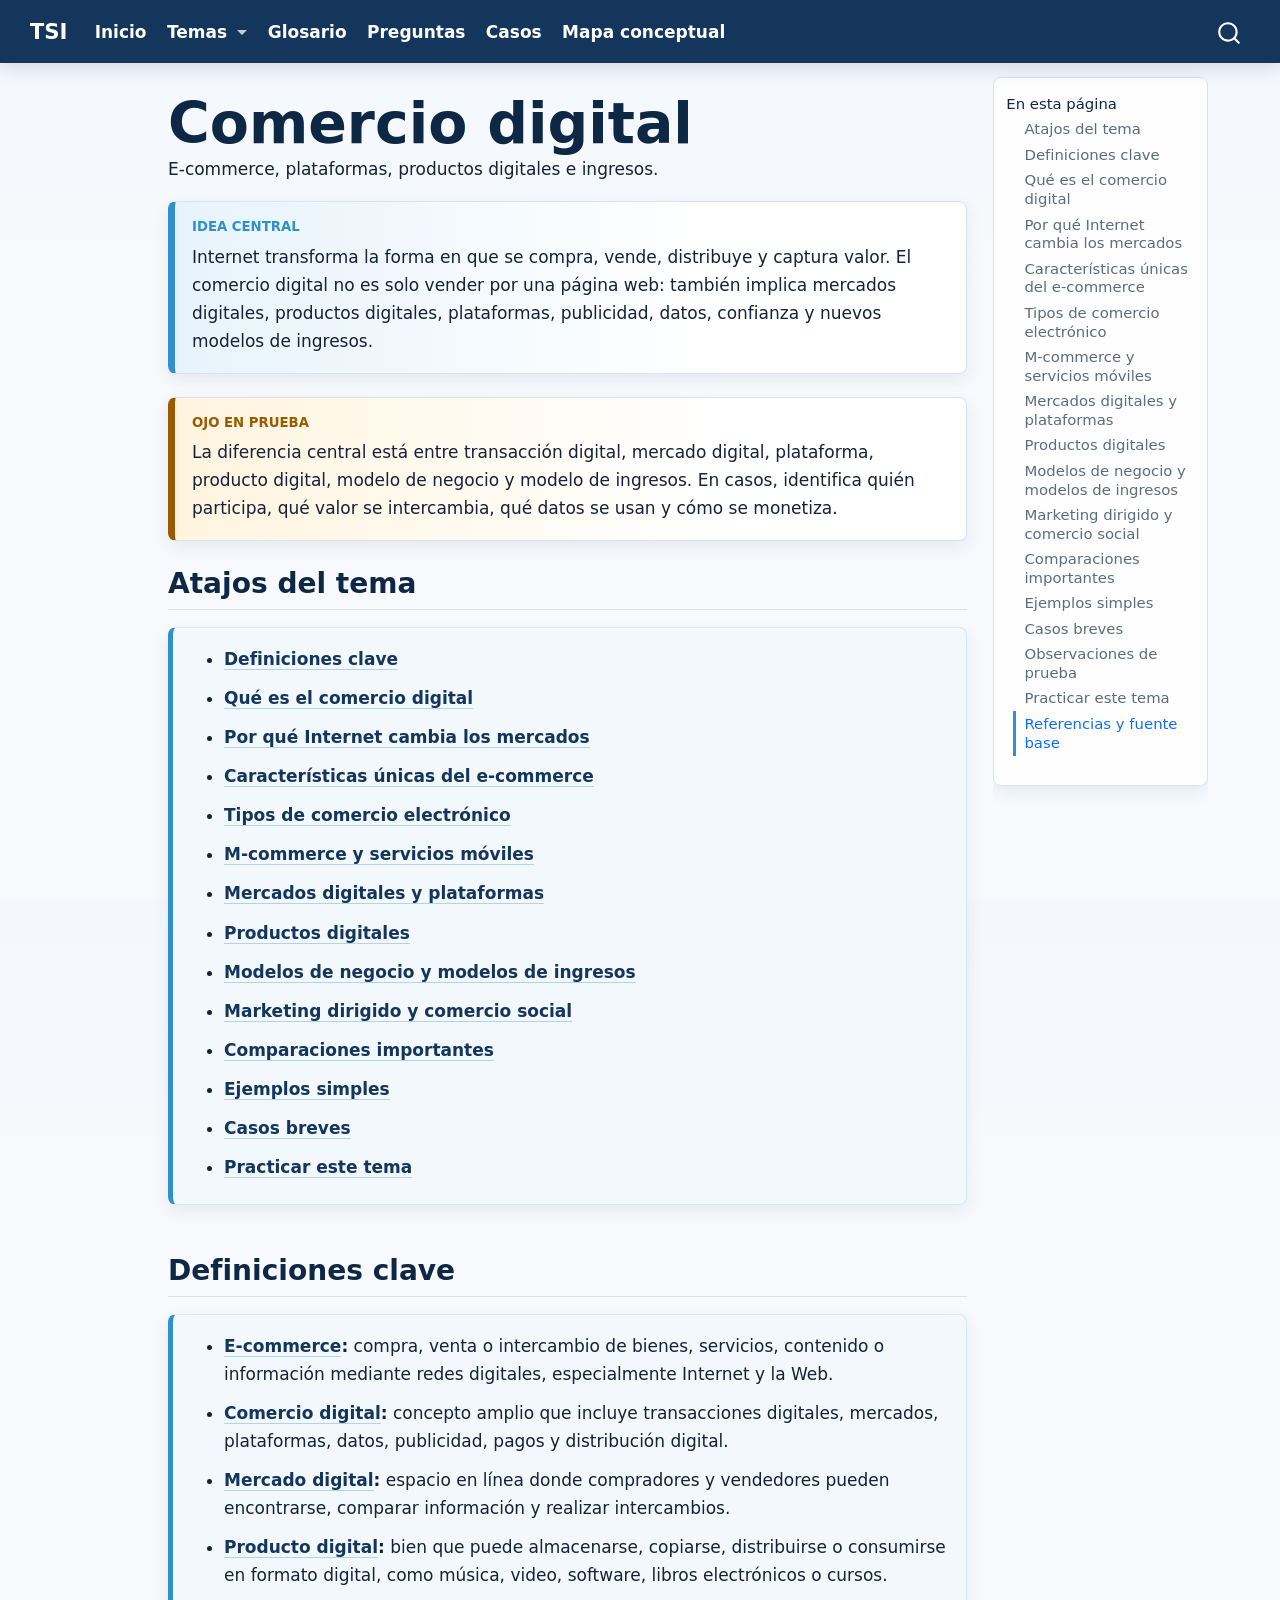
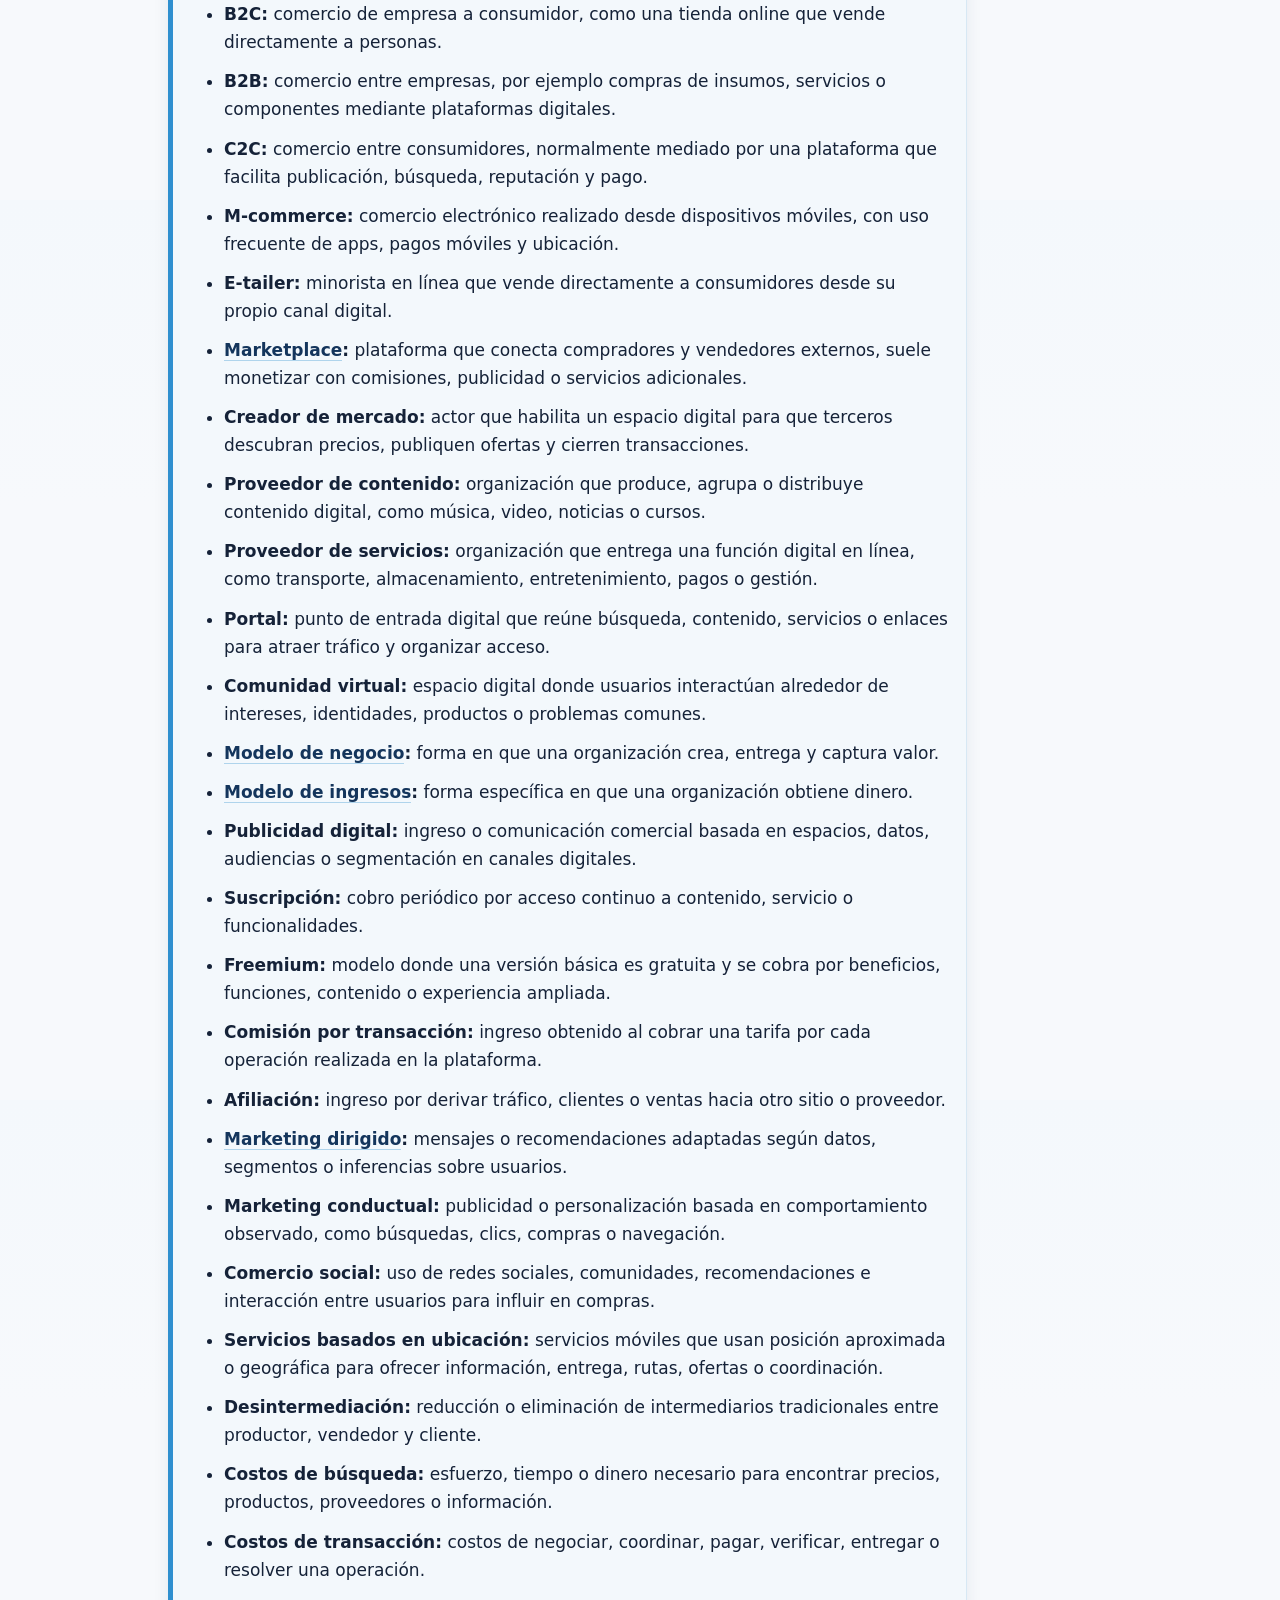
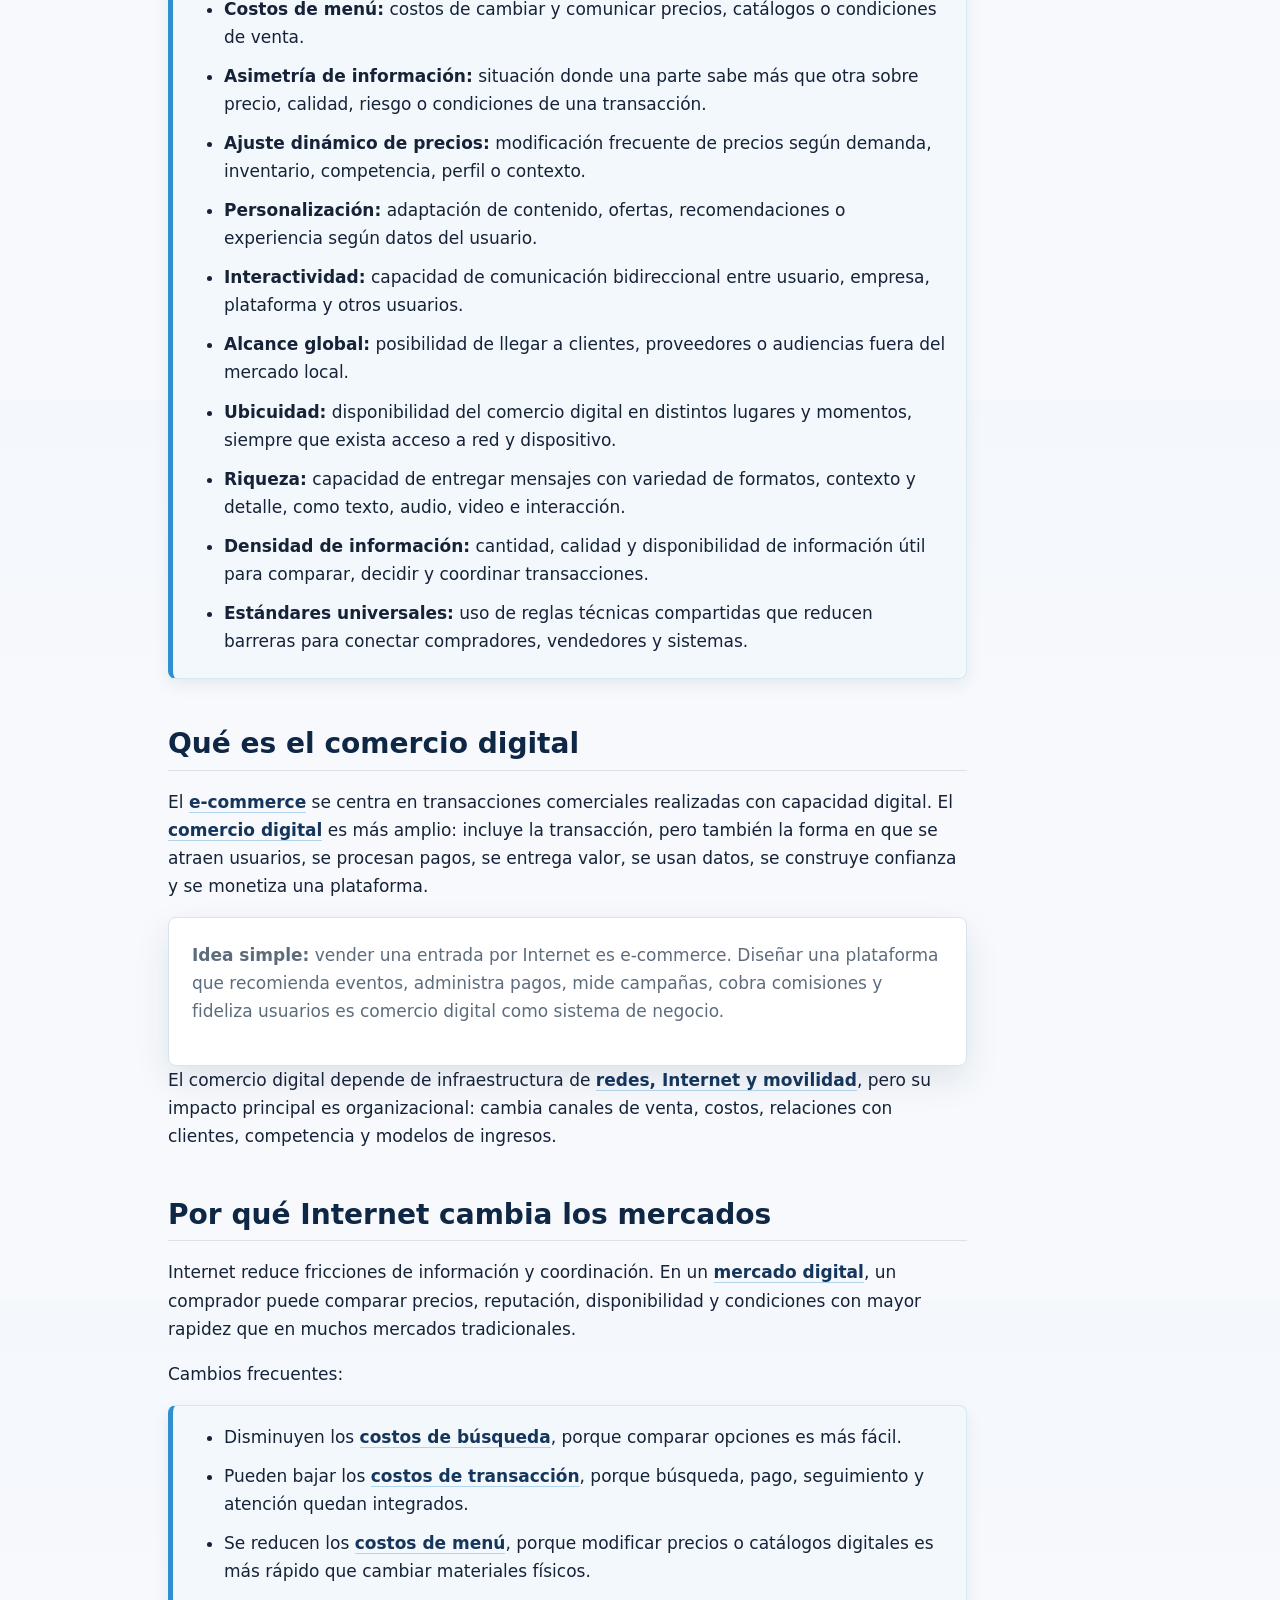
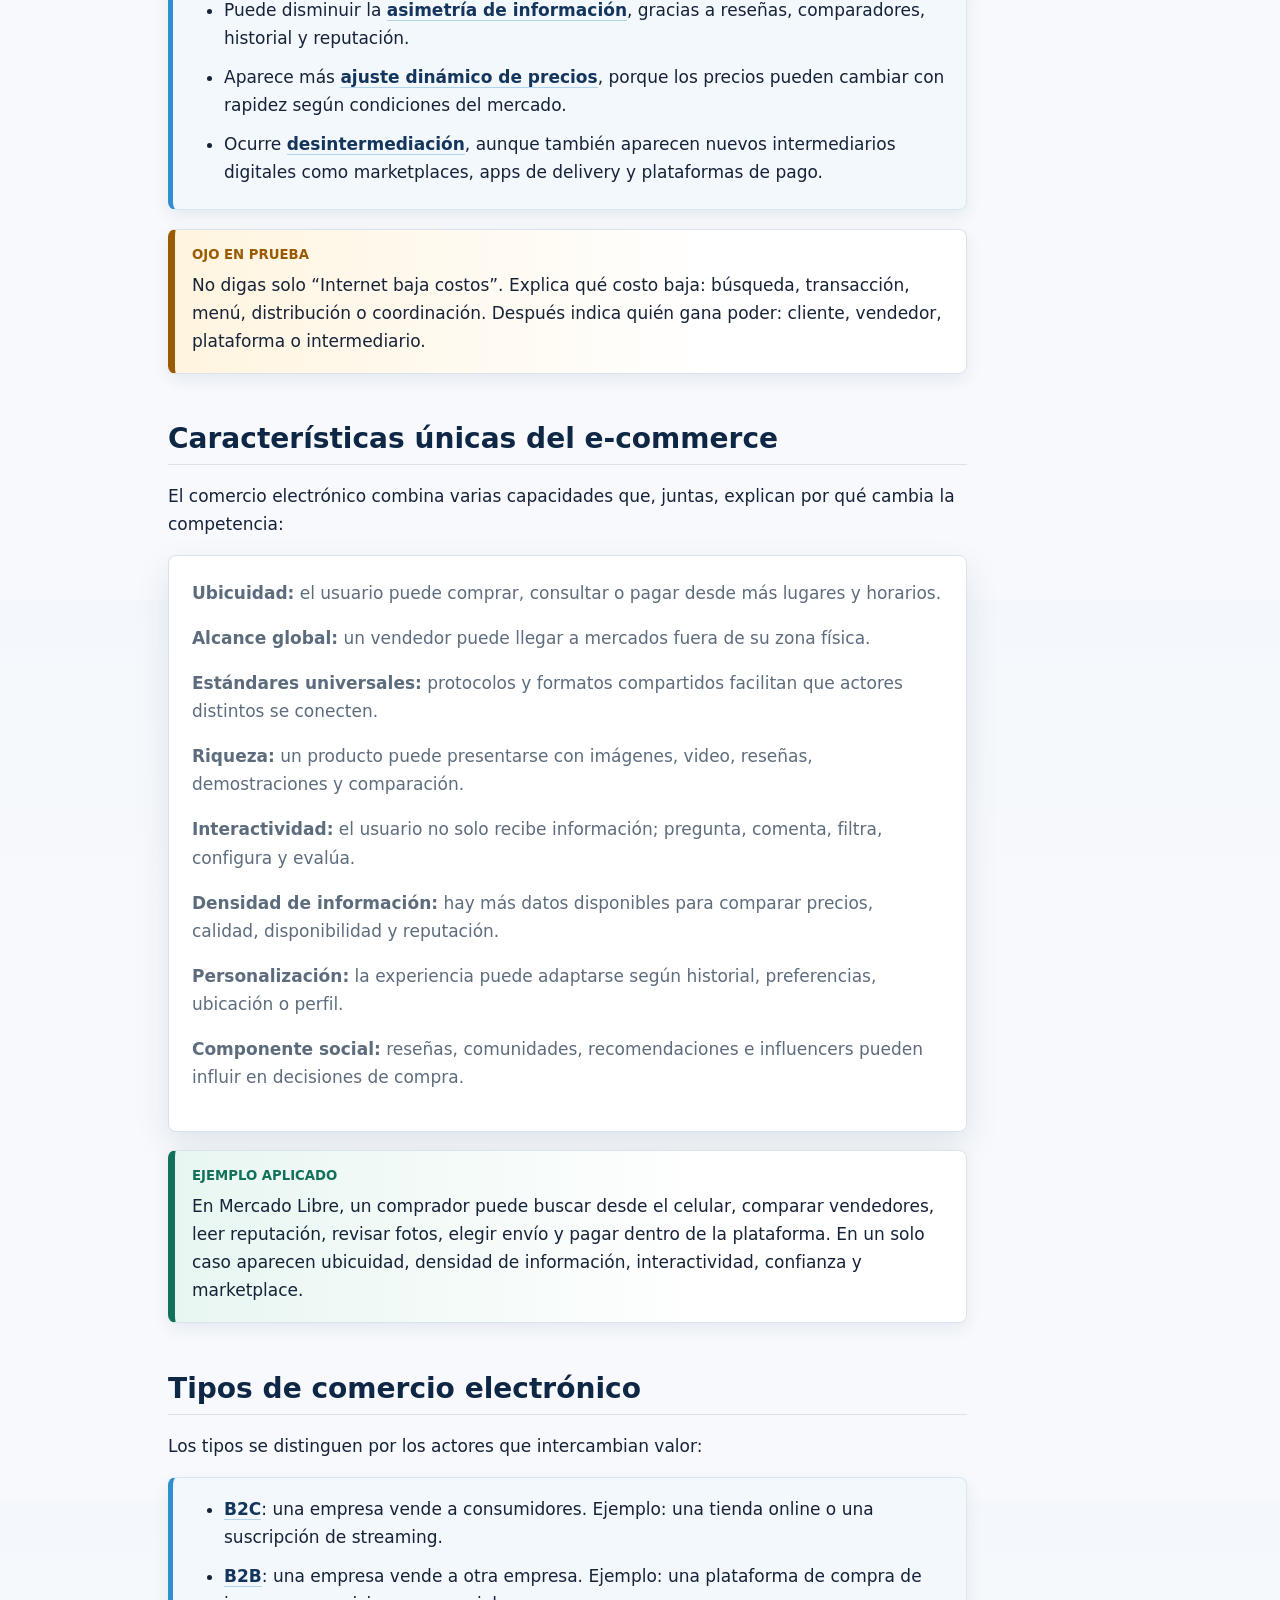
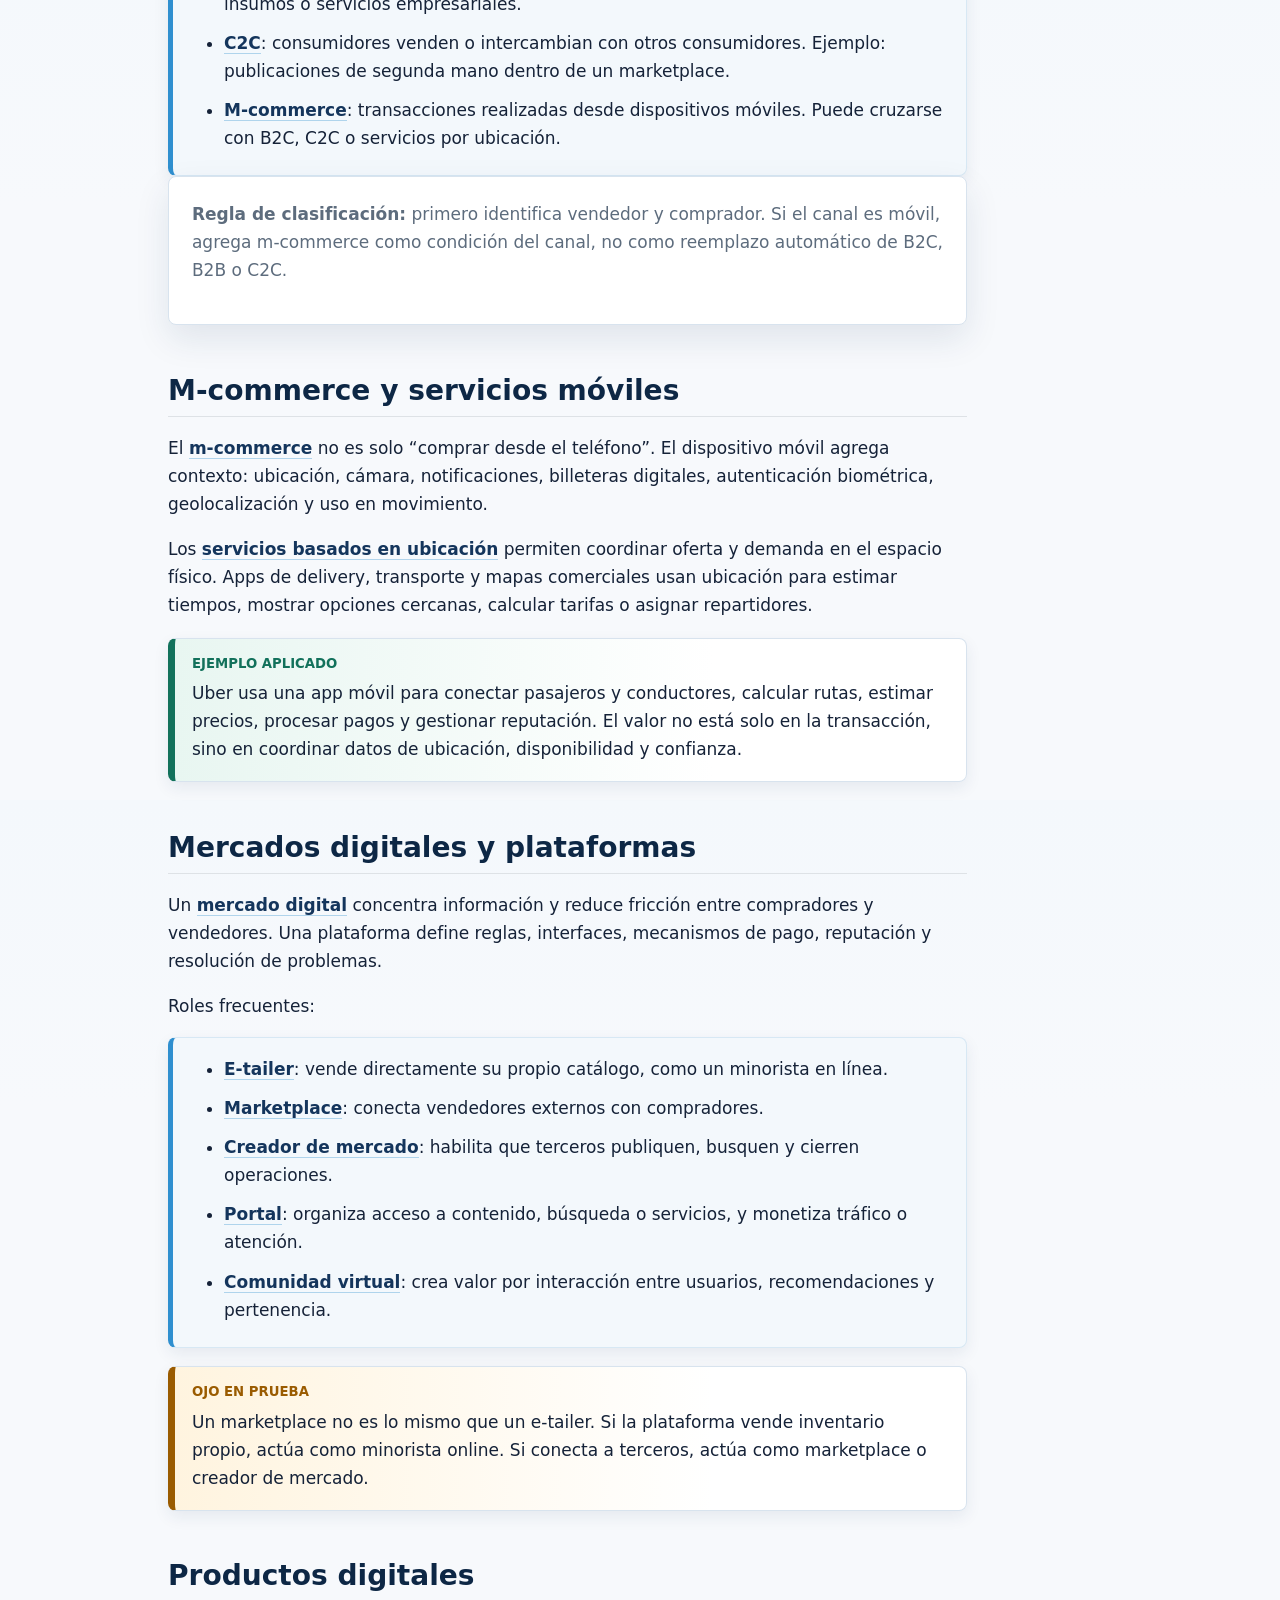
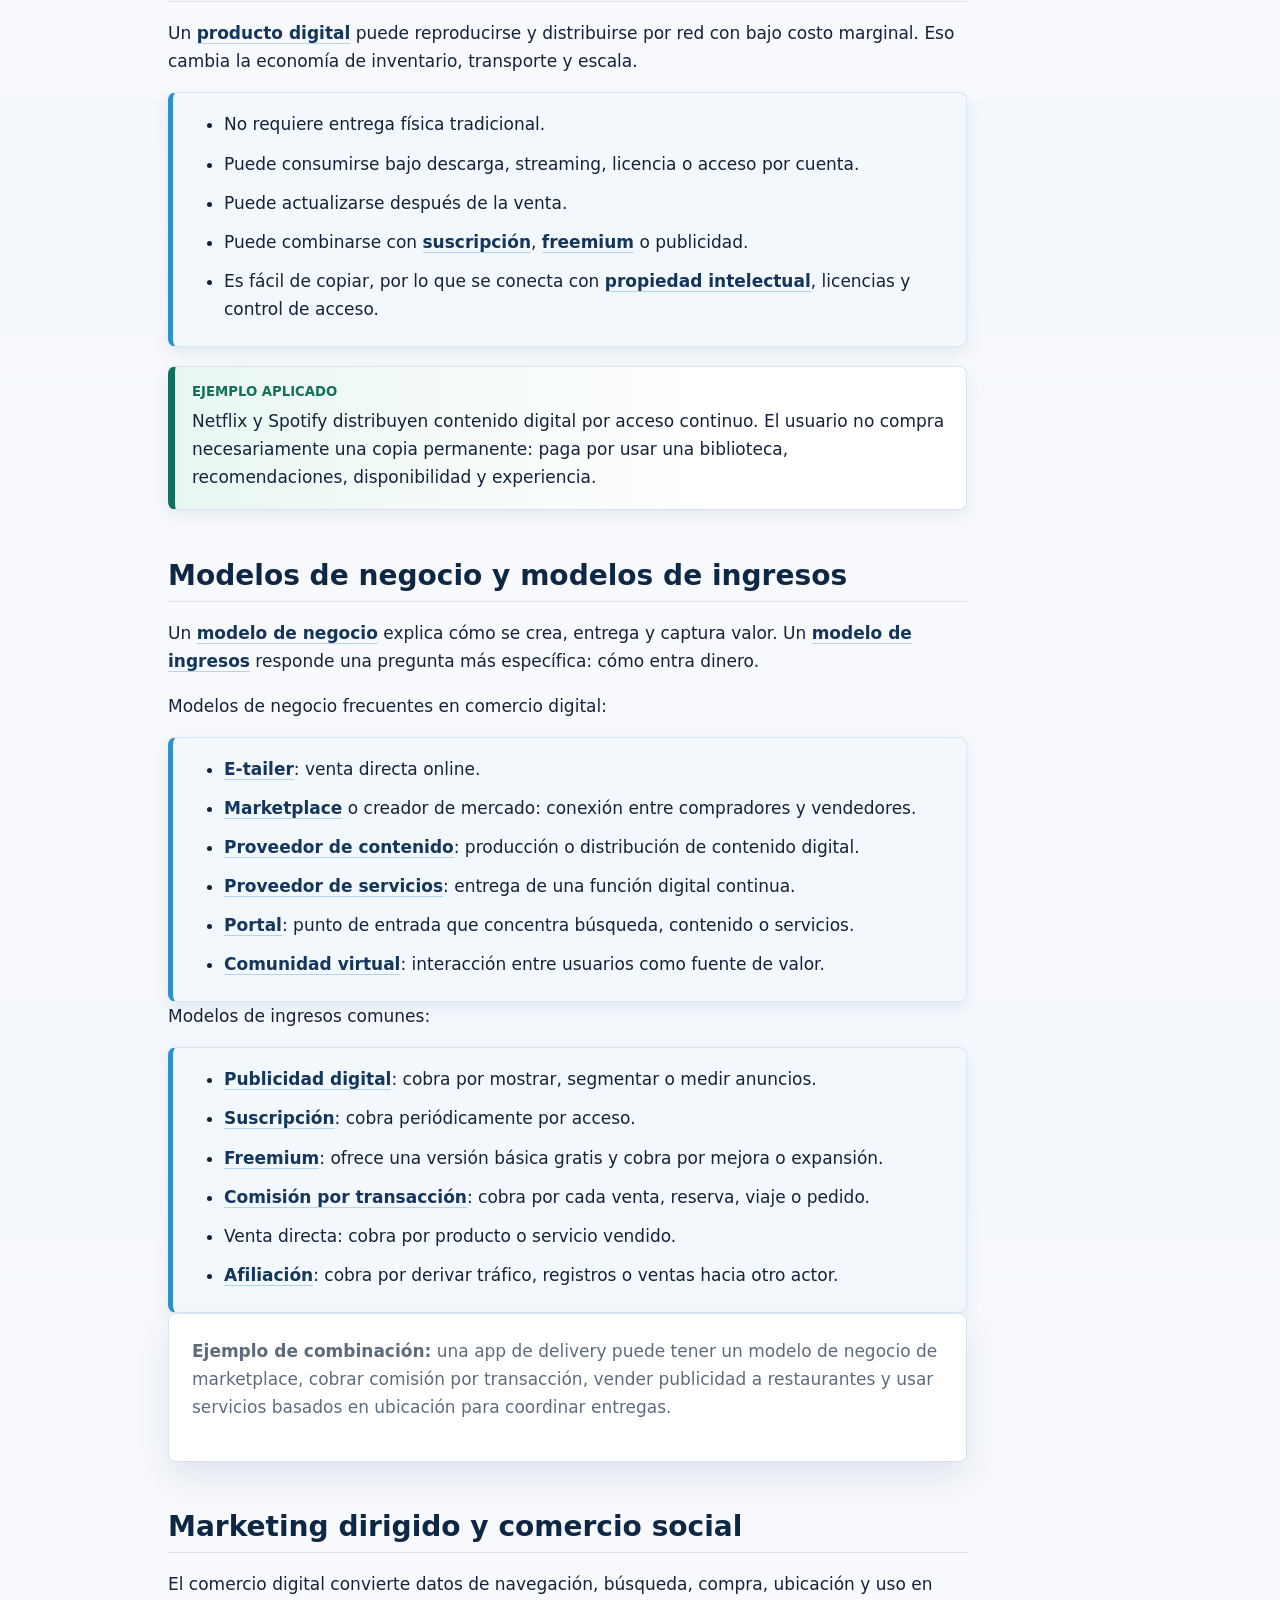
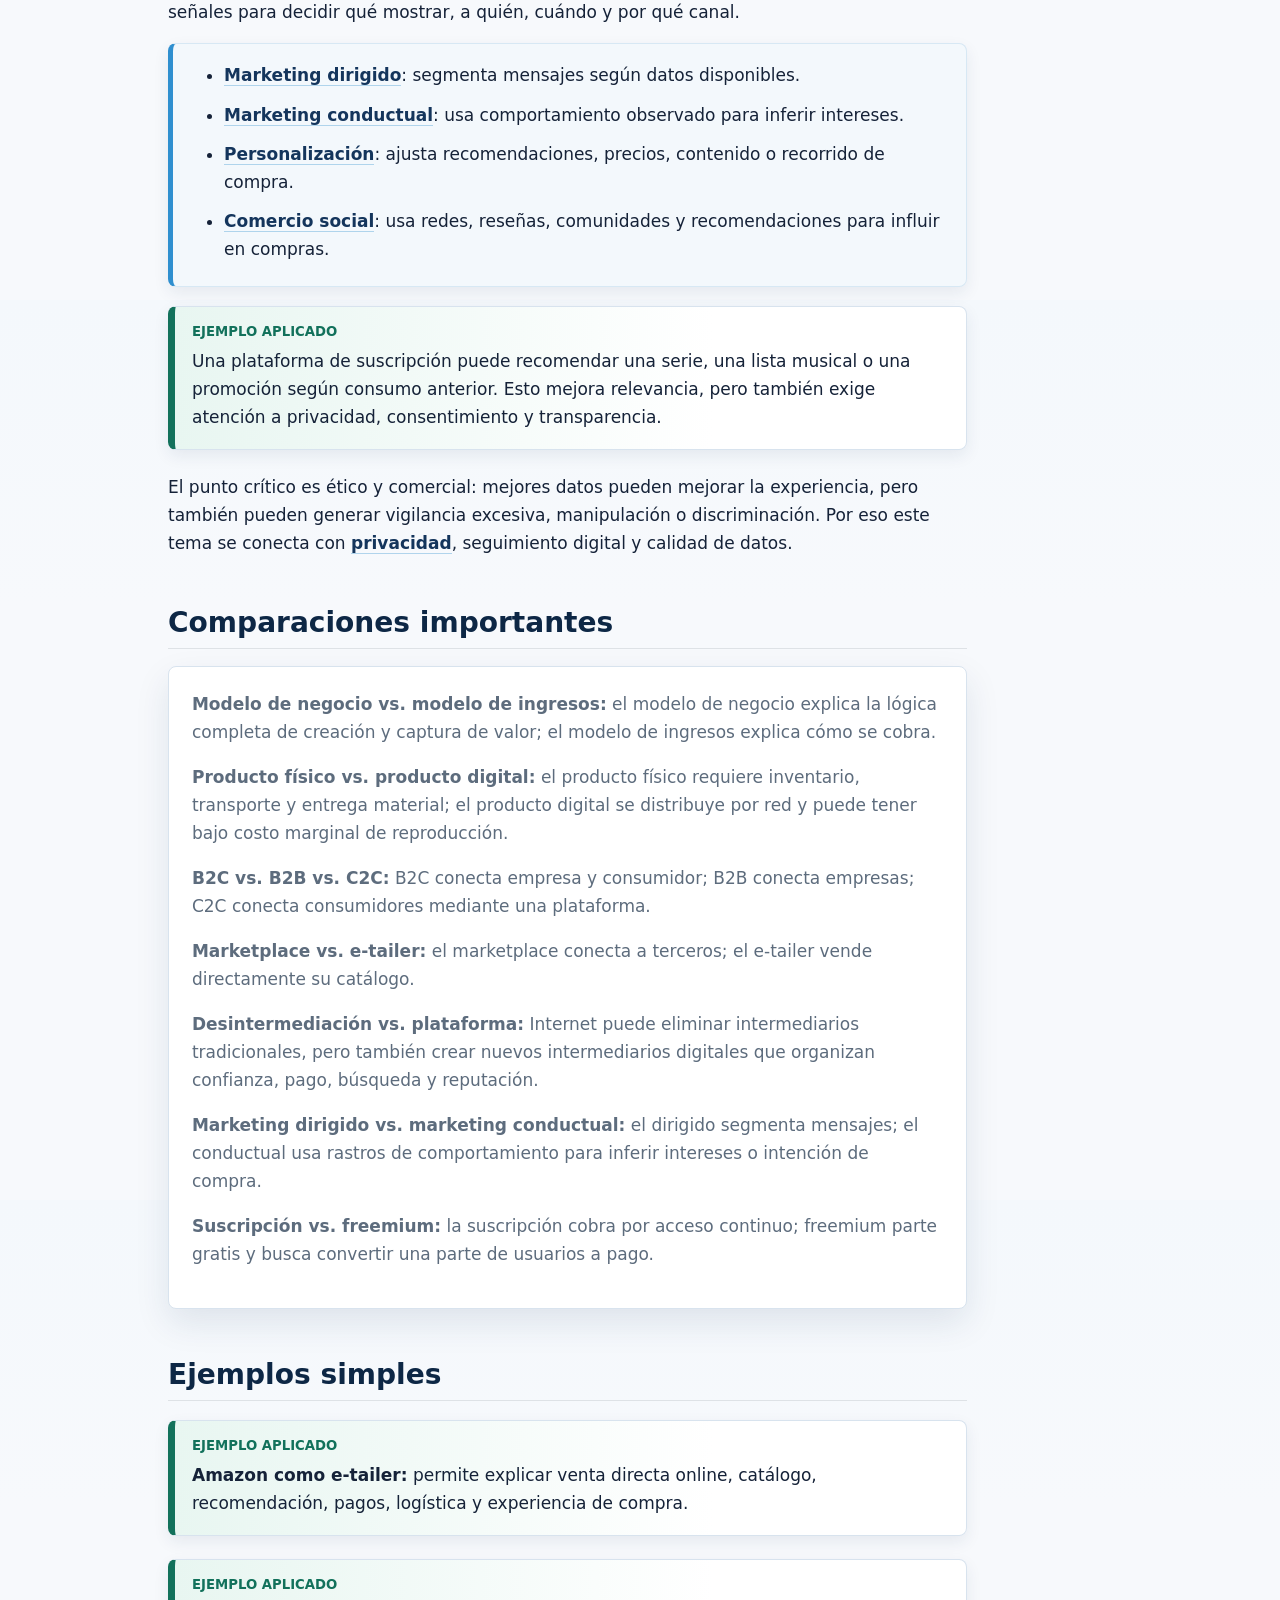
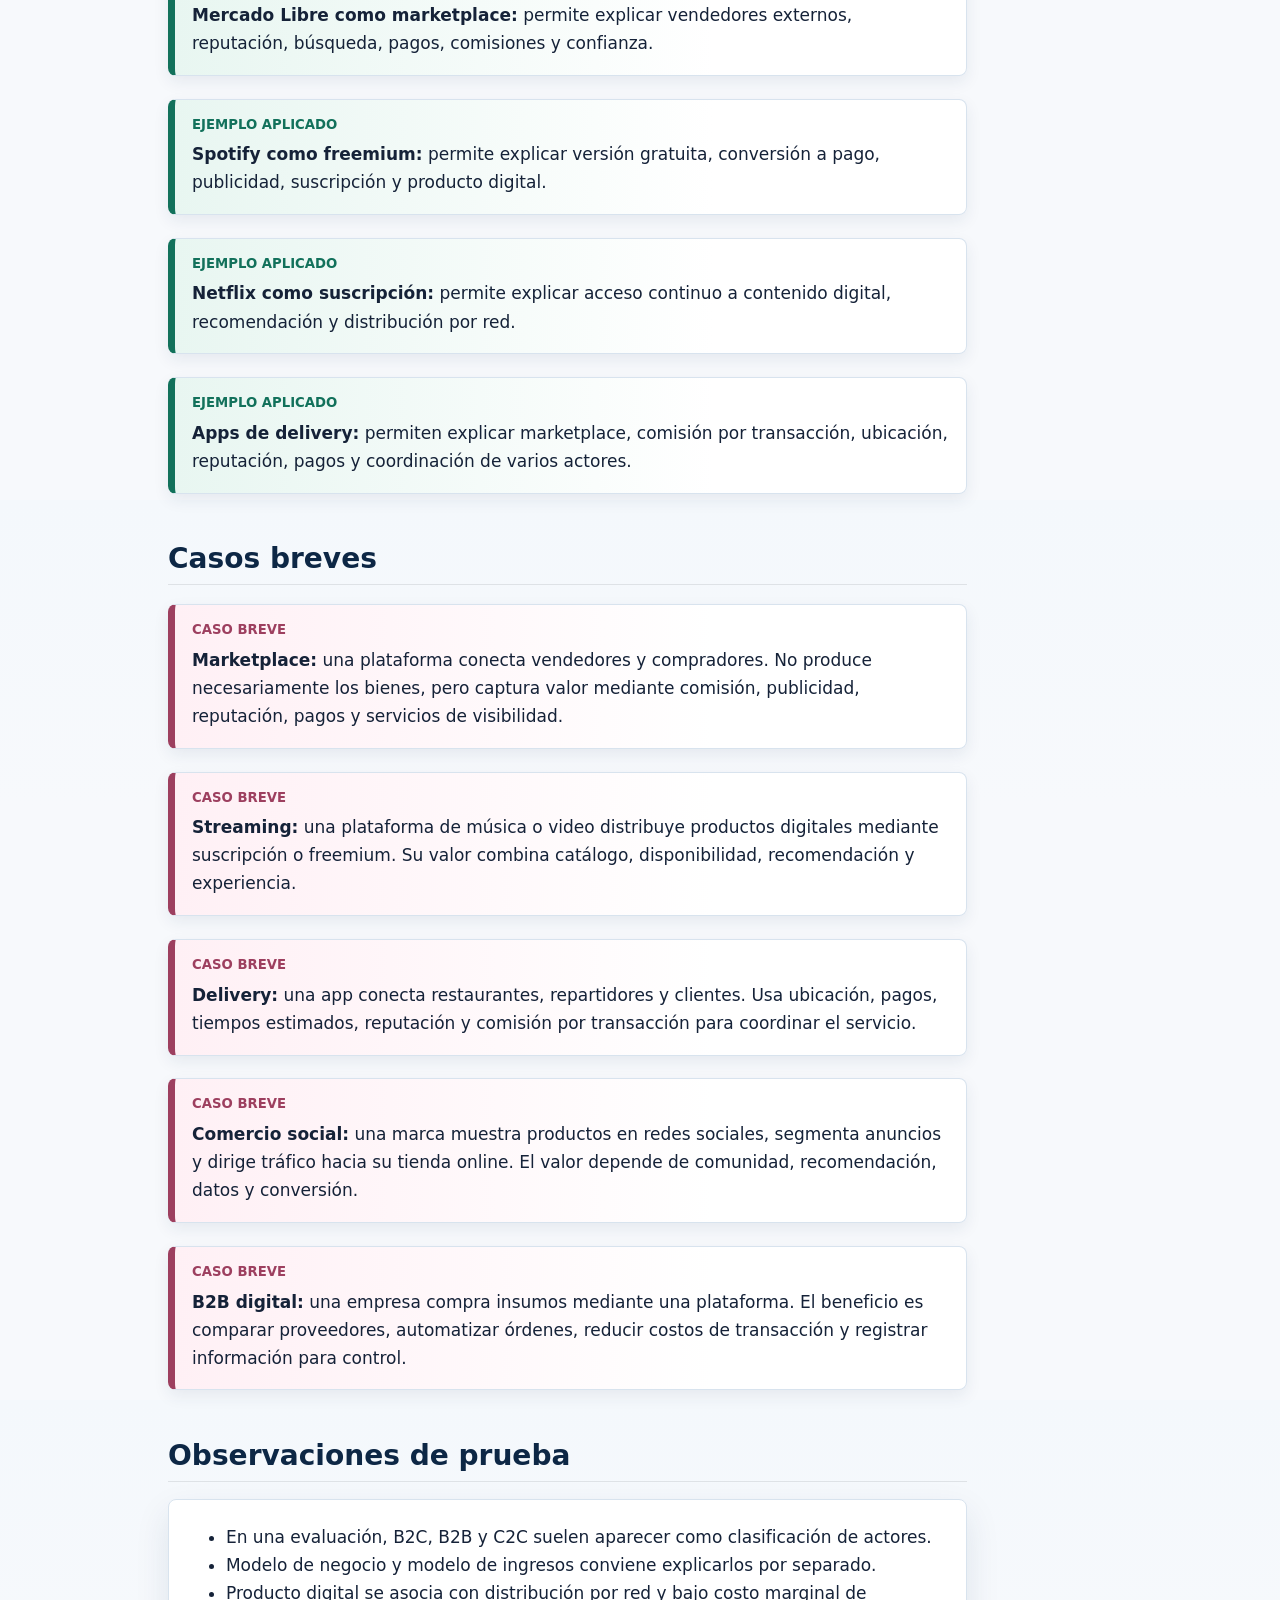
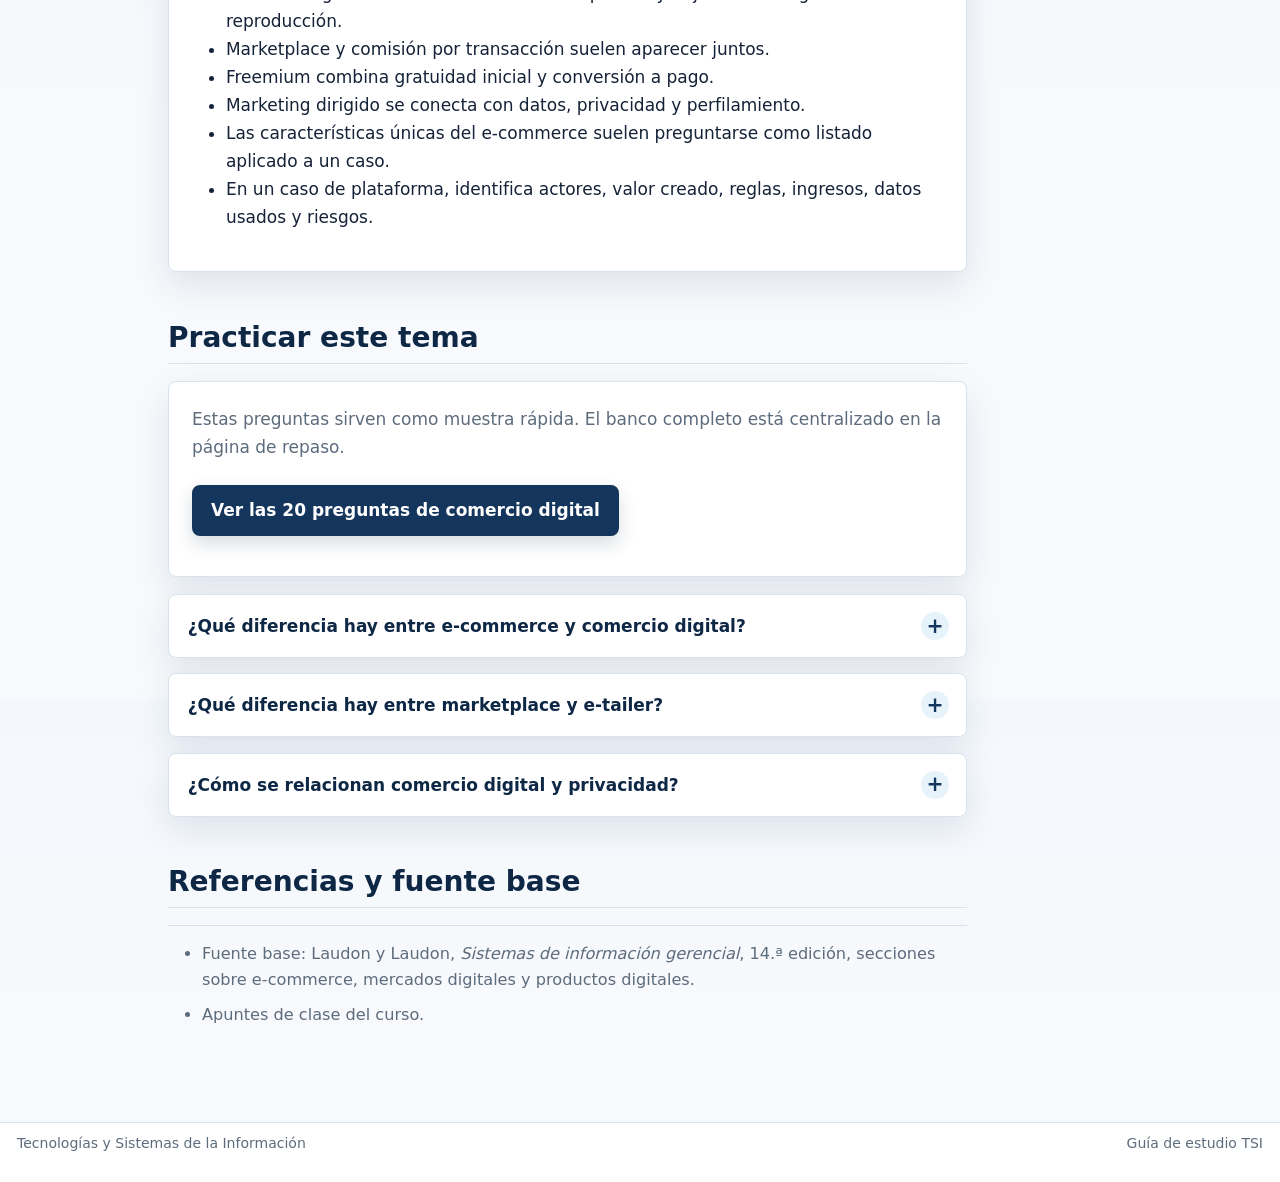
<file: docs/temas/comercio-digital.html>
<!DOCTYPE html>
<html xmlns="http://www.w3.org/1999/xhtml" lang="es" xml:lang="es"><head>

<meta charset="utf-8">
<meta name="generator" content="quarto-1.9.37">

<meta name="viewport" content="width=device-width, initial-scale=1.0, user-scalable=yes">

<meta name="description" content="E-commerce, plataformas, productos digitales e ingresos.">

<title>Comercio digital – Tecnologías y Sistemas de la Información</title>
<style>
/* Default styles provided by pandoc.
** See https://pandoc.org/MANUAL.html#variables-for-html for config info.
*/
code{white-space: pre-wrap;}
span.smallcaps{font-variant: small-caps;}
div.columns{display: flex; gap: min(4vw, 1.5em);}
div.column{flex: auto; overflow-x: auto;}
div.hanging-indent{margin-left: 1.5em; text-indent: -1.5em;}
ul.task-list{list-style: none;}
ul.task-list li input[type="checkbox"] {
  width: 0.8em;
  margin: 0 0.8em 0.2em -1em; /* quarto-specific, see https://github.com/quarto-dev/quarto-cli/issues/4556 */
  vertical-align: middle;
}
</style>


<script src="../site_libs/quarto-nav/quarto-nav.js"></script>
<script src="../site_libs/quarto-nav/headroom.min.js"></script>
<script src="../site_libs/clipboard/clipboard.min.js"></script>
<script src="../site_libs/quarto-search/autocomplete.umd.js"></script>
<script src="../site_libs/quarto-search/fuse.min.js"></script>
<script src="../site_libs/quarto-search/quarto-search.js"></script>
<meta name="quarto:offset" content="../">
<script src="../site_libs/quarto-html/quarto.js" type="module"></script>
<script src="../site_libs/quarto-html/tabsets/tabsets.js" type="module"></script>
<script src="../site_libs/quarto-html/popper.min.js"></script>
<script src="../site_libs/quarto-html/tippy.umd.min.js"></script>
<script src="../site_libs/quarto-html/anchor.min.js"></script>
<link href="../site_libs/quarto-html/tippy.css" rel="stylesheet">
<link href="../site_libs/quarto-html/quarto-syntax-highlighting-7f8f88aac4f3542376d5c11b86a4c14d.css" rel="stylesheet" id="quarto-text-highlighting-styles">
<script src="../site_libs/bootstrap/bootstrap.min.js"></script>
<link href="../site_libs/bootstrap/bootstrap-icons.css" rel="stylesheet">
<link href="../site_libs/bootstrap/bootstrap-caf81333e83b2128e3baa7a176d73074.min.css" rel="stylesheet" append-hash="true" id="quarto-bootstrap" data-mode="light">
<script id="quarto-search-options" type="application/json">{
  "location": "navbar",
  "copy-button": false,
  "collapse-after": 3,
  "panel-placement": "end",
  "type": "overlay",
  "limit": 50,
  "keyboard-shortcut": [
    "f",
    "/",
    "s"
  ],
  "show-item-context": false,
  "language": {
    "search-no-results-text": "No se han encontrado resultados",
    "search-matching-documents-text": "documentos encontrados",
    "search-copy-link-title": "Copiar el enlace en la búsqueda",
    "search-hide-matches-text": "Ocultar resultados adicionales",
    "search-more-match-text": "resultado adicional en este documento",
    "search-more-matches-text": "resultados adicionales en este documento",
    "search-clear-button-title": "Borrar",
    "search-text-placeholder": "",
    "search-detached-cancel-button-title": "Cancelar",
    "search-submit-button-title": "Enviar",
    "search-label": "Buscar"
  }
}</script>
<style>html{ scroll-behavior: smooth; }</style>


<link rel="stylesheet" href="../assets/css/styles.css">
</head>

<body class="nav-fixed quarto-light">

<div id="quarto-search-results"></div>
  <header id="quarto-header" class="headroom fixed-top">
    <nav class="navbar navbar-expand-lg " data-bs-theme="dark">
      <div class="navbar-container container-fluid">
      <div class="navbar-brand-container mx-auto">
    <a class="navbar-brand" href="../index.html">
    <span class="navbar-title">TSI</span>
    </a>
  </div>
            <div id="quarto-search" class="" title="Buscar"></div>
          <button class="navbar-toggler" type="button" data-bs-toggle="collapse" data-bs-target="#navbarCollapse" aria-controls="navbarCollapse" role="menu" aria-expanded="false" aria-label="Navegación de palanca" onclick="if (window.quartoToggleHeadroom) { window.quartoToggleHeadroom(); }">
  <span class="navbar-toggler-icon"></span>
</button>
          <div class="collapse navbar-collapse" id="navbarCollapse">
            <ul class="navbar-nav navbar-nav-scroll me-auto">
  <li class="nav-item">
    <a class="nav-link" href="../index.html">
<span class="menu-text">Inicio</span></a>
  </li>
  <li class="nav-item dropdown ">
    <a class="nav-link dropdown-toggle" href="#" id="nav-menu-temas" role="link" data-bs-toggle="dropdown" aria-expanded="false">
 <span class="menu-text">Temas</span>
    </a>
    <ul class="dropdown-menu" aria-labelledby="nav-menu-temas">
        <li>
    <a class="dropdown-item" href="../temas/etica-datos-sociedad.html">
 <span class="dropdown-text">Ética, datos y sociedad</span></a>
  </li>
        <li>
    <a class="dropdown-item" href="../temas/redes-internet-movilidad.html">
 <span class="dropdown-text">Redes, Internet y movilidad</span></a>
  </li>
        <li>
    <a class="dropdown-item" href="../temas/comercio-digital.html">
 <span class="dropdown-text">Comercio digital</span></a>
  </li>
        <li>
    <a class="dropdown-item" href="../temas/creacion-sistemas.html">
 <span class="dropdown-text">Creación y cambio de sistemas</span></a>
  </li>
    </ul>
  </li>
  <li class="nav-item">
    <a class="nav-link" href="../repaso/glosario.html">
<span class="menu-text">Glosario</span></a>
  </li>
  <li class="nav-item">
    <a class="nav-link" href="../repaso/preguntas.html">
<span class="menu-text">Preguntas</span></a>
  </li>
  <li class="nav-item">
    <a class="nav-link" href="../repaso/casos.html">
<span class="menu-text">Casos</span></a>
  </li>
  <li class="nav-item">
    <a class="nav-link" href="../repaso/mapa-conceptual.html">
<span class="menu-text">Mapa conceptual</span></a>
  </li>
</ul>
          </div> <!-- /navcollapse -->
            <div class="quarto-navbar-tools">
</div>
      </div> <!-- /container-fluid -->
    </nav>
</header>
<!-- content -->
<div id="quarto-content" class="quarto-container page-columns page-rows-contents page-layout-article page-navbar">
<!-- sidebar -->
<!-- margin-sidebar -->
    <div id="quarto-margin-sidebar" class="sidebar margin-sidebar">
        <nav id="TOC" role="doc-toc" class="toc-active">
    <h2 id="toc-title">En esta página</h2>

  <ul class="collapse">
  <li><a href="#atajos-del-tema" id="toc-atajos-del-tema" class="nav-link active" data-scroll-target="#atajos-del-tema">Atajos del tema</a></li>
  <li><a href="#definiciones-clave" id="toc-definiciones-clave" class="nav-link" data-scroll-target="#definiciones-clave">Definiciones clave</a></li>
  <li><a href="#que-es-comercio-digital" id="toc-que-es-comercio-digital" class="nav-link" data-scroll-target="#que-es-comercio-digital">Qué es el comercio digital</a></li>
  <li><a href="#internet-cambia-mercados" id="toc-internet-cambia-mercados" class="nav-link" data-scroll-target="#internet-cambia-mercados">Por qué Internet cambia los mercados</a></li>
  <li><a href="#caracteristicas-unicas-ecommerce" id="toc-caracteristicas-unicas-ecommerce" class="nav-link" data-scroll-target="#caracteristicas-unicas-ecommerce">Características únicas del e-commerce</a></li>
  <li><a href="#tipos-comercio-electronico" id="toc-tipos-comercio-electronico" class="nav-link" data-scroll-target="#tipos-comercio-electronico">Tipos de comercio electrónico</a></li>
  <li><a href="#m-commerce-servicios-moviles" id="toc-m-commerce-servicios-moviles" class="nav-link" data-scroll-target="#m-commerce-servicios-moviles">M-commerce y servicios móviles</a></li>
  <li><a href="#mercados-digitales-plataformas" id="toc-mercados-digitales-plataformas" class="nav-link" data-scroll-target="#mercados-digitales-plataformas">Mercados digitales y plataformas</a></li>
  <li><a href="#productos-digitales" id="toc-productos-digitales" class="nav-link" data-scroll-target="#productos-digitales">Productos digitales</a></li>
  <li><a href="#modelos-negocio-ingresos" id="toc-modelos-negocio-ingresos" class="nav-link" data-scroll-target="#modelos-negocio-ingresos">Modelos de negocio y modelos de ingresos</a></li>
  <li><a href="#marketing-comercio-social" id="toc-marketing-comercio-social" class="nav-link" data-scroll-target="#marketing-comercio-social">Marketing dirigido y comercio social</a></li>
  <li><a href="#comparaciones-importantes" id="toc-comparaciones-importantes" class="nav-link" data-scroll-target="#comparaciones-importantes">Comparaciones importantes</a></li>
  <li><a href="#ejemplos-simples" id="toc-ejemplos-simples" class="nav-link" data-scroll-target="#ejemplos-simples">Ejemplos simples</a></li>
  <li><a href="#casos-breves" id="toc-casos-breves" class="nav-link" data-scroll-target="#casos-breves">Casos breves</a></li>
  <li><a href="#observaciones-de-prueba" id="toc-observaciones-de-prueba" class="nav-link" data-scroll-target="#observaciones-de-prueba">Observaciones de prueba</a></li>
  <li><a href="#preguntas-conceptuales" id="toc-preguntas-conceptuales" class="nav-link" data-scroll-target="#preguntas-conceptuales">Practicar este tema</a></li>
  <li><a href="#referencias-fuente-base" id="toc-referencias-fuente-base" class="nav-link" data-scroll-target="#referencias-fuente-base">Referencias y fuente base</a></li>
  </ul>
</nav>
    </div>
<!-- main -->
<main class="content" id="quarto-document-content">

<header id="title-block-header" class="quarto-title-block default">
<div class="quarto-title">
<h1 class="title">Comercio digital</h1>
</div>

<div>
  <div class="description">
    E-commerce, plataformas, productos digitales e ingresos.
  </div>
</div>


<div class="quarto-title-meta">




  </div>



</header>


<div class="idea-central">
<p>Internet transforma la forma en que se compra, vende, distribuye y captura valor. El comercio digital no es solo vender por una página web: también implica mercados digitales, productos digitales, plataformas, publicidad, datos, confianza y nuevos modelos de ingresos.</p>
</div>
<div class="ojo-prueba">
<p>La diferencia central está entre transacción digital, mercado digital, plataforma, producto digital, modelo de negocio y modelo de ingresos. En casos, identifica quién participa, qué valor se intercambia, qué datos se usan y cómo se monetiza.</p>
</div>
<section id="atajos-del-tema" class="level2">
<h2 class="anchored" data-anchor-id="atajos-del-tema">Atajos del tema</h2>
<div class="concept-list">
<ul>
<li><a href="#definiciones-clave">Definiciones clave</a></li>
<li><a href="#que-es-comercio-digital">Qué es el comercio digital</a></li>
<li><a href="#internet-cambia-mercados">Por qué Internet cambia los mercados</a></li>
<li><a href="#caracteristicas-unicas-ecommerce">Características únicas del e-commerce</a></li>
<li><a href="#tipos-comercio-electronico">Tipos de comercio electrónico</a></li>
<li><a href="#m-commerce-servicios-moviles">M-commerce y servicios móviles</a></li>
<li><a href="#mercados-digitales-plataformas">Mercados digitales y plataformas</a></li>
<li><a href="#productos-digitales">Productos digitales</a></li>
<li><a href="#modelos-negocio-ingresos">Modelos de negocio y modelos de ingresos</a></li>
<li><a href="#marketing-comercio-social">Marketing dirigido y comercio social</a></li>
<li><a href="#comparaciones-importantes">Comparaciones importantes</a></li>
<li><a href="#ejemplos-simples">Ejemplos simples</a></li>
<li><a href="#casos-breves">Casos breves</a></li>
<li><a href="#preguntas-conceptuales">Practicar este tema</a></li>
</ul>
</div>
</section>
<section id="definiciones-clave" class="level2">
<h2 class="anchored" data-anchor-id="definiciones-clave">Definiciones clave</h2>
<div class="concept-list">
<ul>
<li><span id="e-commerce"></span><strong><a href="../repaso/glosario.html#e-commerce">E-commerce</a>:</strong> compra, venta o intercambio de bienes, servicios, contenido o información mediante redes digitales, especialmente Internet y la Web.</li>
<li><span id="comercio-digital"></span><strong><a href="../repaso/glosario.html#comercio-digital">Comercio digital</a>:</strong> concepto amplio que incluye transacciones digitales, mercados, plataformas, datos, publicidad, pagos y distribución digital.</li>
<li><span id="mercado-digital"></span><strong><a href="../repaso/glosario.html#mercado-digital">Mercado digital</a>:</strong> espacio en línea donde compradores y vendedores pueden encontrarse, comparar información y realizar intercambios.</li>
<li><span id="producto-digital"></span><strong><a href="../repaso/glosario.html#producto-digital">Producto digital</a>:</strong> bien que puede almacenarse, copiarse, distribuirse o consumirse en formato digital, como música, video, software, libros electrónicos o cursos.</li>
<li><span id="b2c"></span><strong>B2C:</strong> comercio de empresa a consumidor, como una tienda online que vende directamente a personas.</li>
<li><span id="b2b"></span><strong>B2B:</strong> comercio entre empresas, por ejemplo compras de insumos, servicios o componentes mediante plataformas digitales.</li>
<li><span id="c2c"></span><strong>C2C:</strong> comercio entre consumidores, normalmente mediado por una plataforma que facilita publicación, búsqueda, reputación y pago.</li>
<li><span id="m-commerce"></span><strong>M-commerce:</strong> comercio electrónico realizado desde dispositivos móviles, con uso frecuente de apps, pagos móviles y ubicación.</li>
<li><span id="e-tailer"></span><strong>E-tailer:</strong> minorista en línea que vende directamente a consumidores desde su propio canal digital.</li>
<li><span id="marketplace"></span><strong><a href="../repaso/glosario.html#marketplace">Marketplace</a>:</strong> plataforma que conecta compradores y vendedores externos, suele monetizar con comisiones, publicidad o servicios adicionales.</li>
<li><span id="creador-de-mercado"></span><strong>Creador de mercado:</strong> actor que habilita un espacio digital para que terceros descubran precios, publiquen ofertas y cierren transacciones.</li>
<li><span id="proveedor-de-contenido"></span><strong>Proveedor de contenido:</strong> organización que produce, agrupa o distribuye contenido digital, como música, video, noticias o cursos.</li>
<li><span id="proveedor-de-servicios"></span><strong>Proveedor de servicios:</strong> organización que entrega una función digital en línea, como transporte, almacenamiento, entretenimiento, pagos o gestión.</li>
<li><span id="portal"></span><strong>Portal:</strong> punto de entrada digital que reúne búsqueda, contenido, servicios o enlaces para atraer tráfico y organizar acceso.</li>
<li><span id="comunidad-virtual"></span><strong>Comunidad virtual:</strong> espacio digital donde usuarios interactúan alrededor de intereses, identidades, productos o problemas comunes.</li>
<li><span id="modelo-de-negocio"></span><strong><a href="../repaso/glosario.html#modelo-de-negocio">Modelo de negocio</a>:</strong> forma en que una organización crea, entrega y captura valor.</li>
<li><span id="modelo-de-ingresos"></span><strong><a href="../repaso/glosario.html#modelo-de-ingresos">Modelo de ingresos</a>:</strong> forma específica en que una organización obtiene dinero.</li>
<li><span id="publicidad-digital"></span><strong>Publicidad digital:</strong> ingreso o comunicación comercial basada en espacios, datos, audiencias o segmentación en canales digitales.</li>
<li><span id="suscripcion"></span><strong>Suscripción:</strong> cobro periódico por acceso continuo a contenido, servicio o funcionalidades.</li>
<li><span id="freemium"></span><strong>Freemium:</strong> modelo donde una versión básica es gratuita y se cobra por beneficios, funciones, contenido o experiencia ampliada.</li>
<li><span id="comision-por-transaccion"></span><strong>Comisión por transacción:</strong> ingreso obtenido al cobrar una tarifa por cada operación realizada en la plataforma.</li>
<li><span id="afiliacion"></span><strong>Afiliación:</strong> ingreso por derivar tráfico, clientes o ventas hacia otro sitio o proveedor.</li>
<li><span id="marketing-dirigido"></span><strong><a href="../repaso/glosario.html#marketing-dirigido">Marketing dirigido</a>:</strong> mensajes o recomendaciones adaptadas según datos, segmentos o inferencias sobre usuarios.</li>
<li><span id="marketing-conductual"></span><strong>Marketing conductual:</strong> publicidad o personalización basada en comportamiento observado, como búsquedas, clics, compras o navegación.</li>
<li><span id="comercio-social"></span><strong>Comercio social:</strong> uso de redes sociales, comunidades, recomendaciones e interacción entre usuarios para influir en compras.</li>
<li><span id="servicios-basados-en-ubicacion"></span><strong>Servicios basados en ubicación:</strong> servicios móviles que usan posición aproximada o geográfica para ofrecer información, entrega, rutas, ofertas o coordinación.</li>
<li><span id="desintermediacion"></span><strong>Desintermediación:</strong> reducción o eliminación de intermediarios tradicionales entre productor, vendedor y cliente.</li>
<li><span id="costos-de-busqueda"></span><strong>Costos de búsqueda:</strong> esfuerzo, tiempo o dinero necesario para encontrar precios, productos, proveedores o información.</li>
<li><span id="costos-de-transaccion"></span><strong>Costos de transacción:</strong> costos de negociar, coordinar, pagar, verificar, entregar o resolver una operación.</li>
<li><span id="costos-de-menu"></span><strong>Costos de menú:</strong> costos de cambiar y comunicar precios, catálogos o condiciones de venta.</li>
<li><span id="asimetria-de-informacion"></span><strong>Asimetría de información:</strong> situación donde una parte sabe más que otra sobre precio, calidad, riesgo o condiciones de una transacción.</li>
<li><span id="ajuste-dinamico-de-precios"></span><strong>Ajuste dinámico de precios:</strong> modificación frecuente de precios según demanda, inventario, competencia, perfil o contexto.</li>
<li><span id="personalizacion"></span><strong>Personalización:</strong> adaptación de contenido, ofertas, recomendaciones o experiencia según datos del usuario.</li>
<li><span id="interactividad"></span><strong>Interactividad:</strong> capacidad de comunicación bidireccional entre usuario, empresa, plataforma y otros usuarios.</li>
<li><span id="alcance-global"></span><strong>Alcance global:</strong> posibilidad de llegar a clientes, proveedores o audiencias fuera del mercado local.</li>
<li><span id="ubicuidad"></span><strong>Ubicuidad:</strong> disponibilidad del comercio digital en distintos lugares y momentos, siempre que exista acceso a red y dispositivo.</li>
<li><span id="riqueza"></span><strong>Riqueza:</strong> capacidad de entregar mensajes con variedad de formatos, contexto y detalle, como texto, audio, video e interacción.</li>
<li><span id="densidad-de-informacion"></span><strong>Densidad de información:</strong> cantidad, calidad y disponibilidad de información útil para comparar, decidir y coordinar transacciones.</li>
<li><span id="estandares-universales"></span><strong>Estándares universales:</strong> uso de reglas técnicas compartidas que reducen barreras para conectar compradores, vendedores y sistemas.</li>
</ul>
</div>
</section>
<section id="que-es-comercio-digital" class="level2">
<h2 class="anchored" data-anchor-id="que-es-comercio-digital">Qué es el comercio digital</h2>
<p>El <a href="#e-commerce">e-commerce</a> se centra en transacciones comerciales realizadas con capacidad digital. El <a href="#comercio-digital">comercio digital</a> es más amplio: incluye la transacción, pero también la forma en que se atraen usuarios, se procesan pagos, se entrega valor, se usan datos, se construye confianza y se monetiza una plataforma.</p>
<div class="wide-card">
<p><strong>Idea simple:</strong> vender una entrada por Internet es e-commerce. Diseñar una plataforma que recomienda eventos, administra pagos, mide campañas, cobra comisiones y fideliza usuarios es comercio digital como sistema de negocio.</p>
</div>
<p>El comercio digital depende de infraestructura de <a href="../temas/redes-internet-movilidad.html#internet-web-servicios">redes, Internet y movilidad</a>, pero su impacto principal es organizacional: cambia canales de venta, costos, relaciones con clientes, competencia y modelos de ingresos.</p>
</section>
<section id="internet-cambia-mercados" class="level2">
<h2 class="anchored" data-anchor-id="internet-cambia-mercados">Por qué Internet cambia los mercados</h2>
<p>Internet reduce fricciones de información y coordinación. En un <a href="#mercado-digital">mercado digital</a>, un comprador puede comparar precios, reputación, disponibilidad y condiciones con mayor rapidez que en muchos mercados tradicionales.</p>
<p>Cambios frecuentes:</p>
<div class="concept-list">
<ul>
<li>Disminuyen los <a href="#costos-de-busqueda">costos de búsqueda</a>, porque comparar opciones es más fácil.</li>
<li>Pueden bajar los <a href="#costos-de-transaccion">costos de transacción</a>, porque búsqueda, pago, seguimiento y atención quedan integrados.</li>
<li>Se reducen los <a href="#costos-de-menu">costos de menú</a>, porque modificar precios o catálogos digitales es más rápido que cambiar materiales físicos.</li>
<li>Puede disminuir la <a href="#asimetria-de-informacion">asimetría de información</a>, gracias a reseñas, comparadores, historial y reputación.</li>
<li>Aparece más <a href="#ajuste-dinamico-de-precios">ajuste dinámico de precios</a>, porque los precios pueden cambiar con rapidez según condiciones del mercado.</li>
<li>Ocurre <a href="#desintermediacion">desintermediación</a>, aunque también aparecen nuevos intermediarios digitales como marketplaces, apps de delivery y plataformas de pago.</li>
</ul>
</div>
<div class="ojo-prueba">
<p>No digas solo “Internet baja costos”. Explica qué costo baja: búsqueda, transacción, menú, distribución o coordinación. Después indica quién gana poder: cliente, vendedor, plataforma o intermediario.</p>
</div>
</section>
<section id="caracteristicas-unicas-ecommerce" class="level2">
<h2 class="anchored" data-anchor-id="caracteristicas-unicas-ecommerce">Características únicas del e-commerce</h2>
<p>El comercio electrónico combina varias capacidades que, juntas, explican por qué cambia la competencia:</p>
<div class="wide-card">
<p><strong>Ubicuidad:</strong> el usuario puede comprar, consultar o pagar desde más lugares y horarios.</p>
<p><strong>Alcance global:</strong> un vendedor puede llegar a mercados fuera de su zona física.</p>
<p><strong>Estándares universales:</strong> protocolos y formatos compartidos facilitan que actores distintos se conecten.</p>
<p><strong>Riqueza:</strong> un producto puede presentarse con imágenes, video, reseñas, demostraciones y comparación.</p>
<p><strong>Interactividad:</strong> el usuario no solo recibe información; pregunta, comenta, filtra, configura y evalúa.</p>
<p><strong>Densidad de información:</strong> hay más datos disponibles para comparar precios, calidad, disponibilidad y reputación.</p>
<p><strong>Personalización:</strong> la experiencia puede adaptarse según historial, preferencias, ubicación o perfil.</p>
<p><strong>Componente social:</strong> reseñas, comunidades, recomendaciones e influencers pueden influir en decisiones de compra.</p>
</div>
<div class="ejemplo">
<p>En Mercado Libre, un comprador puede buscar desde el celular, comparar vendedores, leer reputación, revisar fotos, elegir envío y pagar dentro de la plataforma. En un solo caso aparecen ubicuidad, densidad de información, interactividad, confianza y marketplace.</p>
</div>
</section>
<section id="tipos-comercio-electronico" class="level2">
<h2 class="anchored" data-anchor-id="tipos-comercio-electronico">Tipos de comercio electrónico</h2>
<p>Los tipos se distinguen por los actores que intercambian valor:</p>
<div class="concept-list">
<ul>
<li><a href="#b2c">B2C</a>: una empresa vende a consumidores. Ejemplo: una tienda online o una suscripción de streaming.</li>
<li><a href="#b2b">B2B</a>: una empresa vende a otra empresa. Ejemplo: una plataforma de compra de insumos o servicios empresariales.</li>
<li><a href="#c2c">C2C</a>: consumidores venden o intercambian con otros consumidores. Ejemplo: publicaciones de segunda mano dentro de un marketplace.</li>
<li><a href="#m-commerce">M-commerce</a>: transacciones realizadas desde dispositivos móviles. Puede cruzarse con B2C, C2C o servicios por ubicación.</li>
</ul>
</div>
<div class="wide-card">
<p><strong>Regla de clasificación:</strong> primero identifica vendedor y comprador. Si el canal es móvil, agrega m-commerce como condición del canal, no como reemplazo automático de B2C, B2B o C2C.</p>
</div>
</section>
<section id="m-commerce-servicios-moviles" class="level2">
<h2 class="anchored" data-anchor-id="m-commerce-servicios-moviles">M-commerce y servicios móviles</h2>
<p>El <a href="#m-commerce">m-commerce</a> no es solo “comprar desde el teléfono”. El dispositivo móvil agrega contexto: ubicación, cámara, notificaciones, billeteras digitales, autenticación biométrica, geolocalización y uso en movimiento.</p>
<p>Los <a href="#servicios-basados-en-ubicacion">servicios basados en ubicación</a> permiten coordinar oferta y demanda en el espacio físico. Apps de delivery, transporte y mapas comerciales usan ubicación para estimar tiempos, mostrar opciones cercanas, calcular tarifas o asignar repartidores.</p>
<div class="ejemplo">
<p>Uber usa una app móvil para conectar pasajeros y conductores, calcular rutas, estimar precios, procesar pagos y gestionar reputación. El valor no está solo en la transacción, sino en coordinar datos de ubicación, disponibilidad y confianza.</p>
</div>
</section>
<section id="mercados-digitales-plataformas" class="level2">
<h2 class="anchored" data-anchor-id="mercados-digitales-plataformas">Mercados digitales y plataformas</h2>
<p>Un <a href="#mercado-digital">mercado digital</a> concentra información y reduce fricción entre compradores y vendedores. Una plataforma define reglas, interfaces, mecanismos de pago, reputación y resolución de problemas.</p>
<p>Roles frecuentes:</p>
<div class="concept-list">
<ul>
<li><a href="#e-tailer">E-tailer</a>: vende directamente su propio catálogo, como un minorista en línea.</li>
<li><a href="#marketplace">Marketplace</a>: conecta vendedores externos con compradores.</li>
<li><a href="#creador-de-mercado">Creador de mercado</a>: habilita que terceros publiquen, busquen y cierren operaciones.</li>
<li><a href="#portal">Portal</a>: organiza acceso a contenido, búsqueda o servicios, y monetiza tráfico o atención.</li>
<li><a href="#comunidad-virtual">Comunidad virtual</a>: crea valor por interacción entre usuarios, recomendaciones y pertenencia.</li>
</ul>
</div>
<div class="ojo-prueba">
<p>Un marketplace no es lo mismo que un e-tailer. Si la plataforma vende inventario propio, actúa como minorista online. Si conecta a terceros, actúa como marketplace o creador de mercado.</p>
</div>
</section>
<section id="productos-digitales" class="level2">
<h2 class="anchored" data-anchor-id="productos-digitales">Productos digitales</h2>
<p>Un <a href="#producto-digital">producto digital</a> puede reproducirse y distribuirse por red con bajo costo marginal. Eso cambia la economía de inventario, transporte y escala.</p>
<div class="concept-list">
<ul>
<li>No requiere entrega física tradicional.</li>
<li>Puede consumirse bajo descarga, streaming, licencia o acceso por cuenta.</li>
<li>Puede actualizarse después de la venta.</li>
<li>Puede combinarse con <a href="#suscripcion">suscripción</a>, <a href="#freemium">freemium</a> o publicidad.</li>
<li>Es fácil de copiar, por lo que se conecta con <a href="../temas/etica-datos-sociedad.html#propiedad-intelectual-digital">propiedad intelectual</a>, licencias y control de acceso.</li>
</ul>
</div>
<div class="ejemplo">
<p>Netflix y Spotify distribuyen contenido digital por acceso continuo. El usuario no compra necesariamente una copia permanente: paga por usar una biblioteca, recomendaciones, disponibilidad y experiencia.</p>
</div>
</section>
<section id="modelos-negocio-ingresos" class="level2">
<h2 class="anchored" data-anchor-id="modelos-negocio-ingresos">Modelos de negocio y modelos de ingresos</h2>
<p>Un <a href="#modelo-de-negocio">modelo de negocio</a> explica cómo se crea, entrega y captura valor. Un <a href="#modelo-de-ingresos">modelo de ingresos</a> responde una pregunta más específica: cómo entra dinero.</p>
<p>Modelos de negocio frecuentes en comercio digital:</p>
<div class="concept-list">
<ul>
<li><a href="#e-tailer">E-tailer</a>: venta directa online.</li>
<li><a href="#marketplace">Marketplace</a> o creador de mercado: conexión entre compradores y vendedores.</li>
<li><a href="#proveedor-de-contenido">Proveedor de contenido</a>: producción o distribución de contenido digital.</li>
<li><a href="#proveedor-de-servicios">Proveedor de servicios</a>: entrega de una función digital continua.</li>
<li><a href="#portal">Portal</a>: punto de entrada que concentra búsqueda, contenido o servicios.</li>
<li><a href="#comunidad-virtual">Comunidad virtual</a>: interacción entre usuarios como fuente de valor.</li>
</ul>
</div>
<p>Modelos de ingresos comunes:</p>
<div class="concept-list">
<ul>
<li><a href="#publicidad-digital">Publicidad digital</a>: cobra por mostrar, segmentar o medir anuncios.</li>
<li><a href="#suscripcion">Suscripción</a>: cobra periódicamente por acceso.</li>
<li><a href="#freemium">Freemium</a>: ofrece una versión básica gratis y cobra por mejora o expansión.</li>
<li><a href="#comision-por-transaccion">Comisión por transacción</a>: cobra por cada venta, reserva, viaje o pedido.</li>
<li>Venta directa: cobra por producto o servicio vendido.</li>
<li><a href="#afiliacion">Afiliación</a>: cobra por derivar tráfico, registros o ventas hacia otro actor.</li>
</ul>
</div>
<div class="wide-card">
<p><strong>Ejemplo de combinación:</strong> una app de delivery puede tener un modelo de negocio de marketplace, cobrar comisión por transacción, vender publicidad a restaurantes y usar servicios basados en ubicación para coordinar entregas.</p>
</div>
</section>
<section id="marketing-comercio-social" class="level2">
<h2 class="anchored" data-anchor-id="marketing-comercio-social">Marketing dirigido y comercio social</h2>
<p>El comercio digital convierte datos de navegación, búsqueda, compra, ubicación y uso en señales para decidir qué mostrar, a quién, cuándo y por qué canal.</p>
<div class="concept-list">
<ul>
<li><a href="#marketing-dirigido">Marketing dirigido</a>: segmenta mensajes según datos disponibles.</li>
<li><a href="#marketing-conductual">Marketing conductual</a>: usa comportamiento observado para inferir intereses.</li>
<li><a href="#personalizacion">Personalización</a>: ajusta recomendaciones, precios, contenido o recorrido de compra.</li>
<li><a href="#comercio-social">Comercio social</a>: usa redes, reseñas, comunidades y recomendaciones para influir en compras.</li>
</ul>
</div>
<div class="ejemplo">
<p>Una plataforma de suscripción puede recomendar una serie, una lista musical o una promoción según consumo anterior. Esto mejora relevancia, pero también exige atención a privacidad, consentimiento y transparencia.</p>
</div>
<p>El punto crítico es ético y comercial: mejores datos pueden mejorar la experiencia, pero también pueden generar vigilancia excesiva, manipulación o discriminación. Por eso este tema se conecta con <a href="../temas/etica-datos-sociedad.html#privacidad-datos">privacidad</a>, seguimiento digital y calidad de datos.</p>
</section>
<section id="comparaciones-importantes" class="level2">
<h2 class="anchored" data-anchor-id="comparaciones-importantes">Comparaciones importantes</h2>
<div class="wide-card">
<p><strong>Modelo de negocio vs.&nbsp;modelo de ingresos:</strong> el modelo de negocio explica la lógica completa de creación y captura de valor; el modelo de ingresos explica cómo se cobra.</p>
<p><strong>Producto físico vs.&nbsp;producto digital:</strong> el producto físico requiere inventario, transporte y entrega material; el producto digital se distribuye por red y puede tener bajo costo marginal de reproducción.</p>
<p><strong>B2C vs.&nbsp;B2B vs.&nbsp;C2C:</strong> B2C conecta empresa y consumidor; B2B conecta empresas; C2C conecta consumidores mediante una plataforma.</p>
<p><strong>Marketplace vs.&nbsp;e-tailer:</strong> el marketplace conecta a terceros; el e-tailer vende directamente su catálogo.</p>
<p><strong>Desintermediación vs.&nbsp;plataforma:</strong> Internet puede eliminar intermediarios tradicionales, pero también crear nuevos intermediarios digitales que organizan confianza, pago, búsqueda y reputación.</p>
<p><strong>Marketing dirigido vs.&nbsp;marketing conductual:</strong> el dirigido segmenta mensajes; el conductual usa rastros de comportamiento para inferir intereses o intención de compra.</p>
<p><strong>Suscripción vs.&nbsp;freemium:</strong> la suscripción cobra por acceso continuo; freemium parte gratis y busca convertir una parte de usuarios a pago.</p>
</div>
</section>
<section id="ejemplos-simples" class="level2">
<h2 class="anchored" data-anchor-id="ejemplos-simples">Ejemplos simples</h2>
<div class="ejemplo">
<p><strong>Amazon como e-tailer:</strong> permite explicar venta directa online, catálogo, recomendación, pagos, logística y experiencia de compra.</p>
</div>
<div class="ejemplo">
<p><strong>Mercado Libre como marketplace:</strong> permite explicar vendedores externos, reputación, búsqueda, pagos, comisiones y confianza.</p>
</div>
<div class="ejemplo">
<p><strong>Spotify como freemium:</strong> permite explicar versión gratuita, conversión a pago, publicidad, suscripción y producto digital.</p>
</div>
<div class="ejemplo">
<p><strong>Netflix como suscripción:</strong> permite explicar acceso continuo a contenido digital, recomendación y distribución por red.</p>
</div>
<div class="ejemplo">
<p><strong>Apps de delivery:</strong> permiten explicar marketplace, comisión por transacción, ubicación, reputación, pagos y coordinación de varios actores.</p>
</div>
</section>
<section id="casos-breves" class="level2">
<h2 class="anchored" data-anchor-id="casos-breves">Casos breves</h2>
<div class="caso-breve">
<p><strong>Marketplace:</strong> una plataforma conecta vendedores y compradores. No produce necesariamente los bienes, pero captura valor mediante comisión, publicidad, reputación, pagos y servicios de visibilidad.</p>
</div>
<div class="caso-breve">
<p><strong>Streaming:</strong> una plataforma de música o video distribuye productos digitales mediante suscripción o freemium. Su valor combina catálogo, disponibilidad, recomendación y experiencia.</p>
</div>
<div class="caso-breve">
<p><strong>Delivery:</strong> una app conecta restaurantes, repartidores y clientes. Usa ubicación, pagos, tiempos estimados, reputación y comisión por transacción para coordinar el servicio.</p>
</div>
<div class="caso-breve">
<p><strong>Comercio social:</strong> una marca muestra productos en redes sociales, segmenta anuncios y dirige tráfico hacia su tienda online. El valor depende de comunidad, recomendación, datos y conversión.</p>
</div>
<div class="caso-breve">
<p><strong>B2B digital:</strong> una empresa compra insumos mediante una plataforma. El beneficio es comparar proveedores, automatizar órdenes, reducir costos de transacción y registrar información para control.</p>
</div>
</section>
<section id="observaciones-de-prueba" class="level2">
<h2 class="anchored" data-anchor-id="observaciones-de-prueba">Observaciones de prueba</h2>
<div class="wide-card">
<ul>
<li>En una evaluación, B2C, B2B y C2C suelen aparecer como clasificación de actores.</li>
<li>Modelo de negocio y modelo de ingresos conviene explicarlos por separado.</li>
<li>Producto digital se asocia con distribución por red y bajo costo marginal de reproducción.</li>
<li>Marketplace y comisión por transacción suelen aparecer juntos.</li>
<li>Freemium combina gratuidad inicial y conversión a pago.</li>
<li>Marketing dirigido se conecta con datos, privacidad y perfilamiento.</li>
<li>Las características únicas del e-commerce suelen preguntarse como listado aplicado a un caso.</li>
<li>En un caso de plataforma, identifica actores, valor creado, reglas, ingresos, datos usados y riesgos.</li>
</ul>
</div>
</section>
<section id="preguntas-conceptuales" class="level2">
<h2 class="anchored" data-anchor-id="preguntas-conceptuales">Practicar este tema</h2>
<div class="wide-card">
<p>Estas preguntas sirven como muestra rápida. El banco completo está centralizado en la página de repaso.</p>
<p><a href="../repaso/preguntas.html#comercio-digital" class="study-button">Ver las 20 preguntas de comercio digital</a></p>
</div>
<div class="preguntas-practica">
<details class="pregunta" id="muestra-comercio-ecommerce">
<summary>
¿Qué diferencia hay entre e-commerce y comercio digital?
</summary>
<p>
El e-commerce se centra en transacciones digitales. El comercio digital incluye además plataformas, datos, publicidad, pagos, distribución, confianza y modelos de ingresos.
</p>
</details>
<details class="pregunta" id="muestra-comercio-marketplace">
<summary>
¿Qué diferencia hay entre marketplace y e-tailer?
</summary>
<p>
El marketplace conecta compradores con vendedores externos. El e-tailer vende directamente su propio catálogo como minorista online.
</p>
</details>
<details class="pregunta" id="muestra-comercio-privacidad">
<summary>
¿Cómo se relacionan comercio digital y privacidad?
</summary>
<p>
El comercio digital usa datos para recomendar, personalizar, segmentar y medir. Eso mejora experiencia y ventas, pero exige límites claros sobre consentimiento, seguimiento y uso de información personal.
</p>
</details>
</div>
</section>
<section id="referencias-fuente-base" class="level2">
<h2 class="anchored" data-anchor-id="referencias-fuente-base">Referencias y fuente base</h2>
<div class="referencias-fuente">
<ul>
<li>Fuente base: Laudon y Laudon, <em>Sistemas de información gerencial</em>, 14.ª edición, secciones sobre e-commerce, mercados digitales y productos digitales.</li>
<li>Apuntes de clase del curso.</li>
</ul>
</div>


</section>

</main> <!-- /main -->
<script>
(function () {
  "use strict";

  function currentDepthPrefix() {
    var path = window.location.pathname;
    if (path.indexOf("/temas/") !== -1 || path.indexOf("/repaso/") !== -1) {
      return "../";
    }
    return "";
  }

  function normalizedPath(value) {
    return value.replace(/\/$/, "/index.html");
  }

  function addBottomNav() {
    if (document.querySelector(".tsi-bottom-nav")) {
      return;
    }

    var prefix = currentDepthPrefix();
    var links = [
      { label: "Inicio", href: prefix + "index.html", match: "/index.html" },
      { label: "Temas", href: prefix + "index.html#temas", match: "/temas/" },
      { label: "Preguntas", href: prefix + "repaso/preguntas.html", match: "/repaso/preguntas.html" },
      { label: "Casos", href: prefix + "repaso/casos.html", match: "/repaso/casos.html" }
    ];

    var nav = document.createElement("nav");
    nav.className = "tsi-bottom-nav";
    nav.setAttribute("aria-label", "Navegación rápida");

    var current = normalizedPath(window.location.pathname);
    links.forEach(function (item) {
      var link = document.createElement("a");
      link.href = item.href;
      link.textContent = item.label;

      if (
        (item.match === "/index.html" && current.endsWith("/index.html") && window.location.hash !== "#temas") ||
        (item.match === "/temas/" && (current.indexOf("/temas/") !== -1 || window.location.hash === "#temas")) ||
        (item.match !== "/temas/" && current.endsWith(item.match))
      ) {
        link.setAttribute("aria-current", "page");
      }

      nav.appendChild(link);
    });

    document.body.appendChild(nav);
  }

  function addReadingProgress() {
    if (document.querySelector(".tsi-reading-progress")) {
      return;
    }

    var progress = document.createElement("div");
    var bar = document.createElement("div");
    progress.className = "tsi-reading-progress";
    progress.setAttribute("aria-hidden", "true");
    bar.className = "tsi-reading-progress__bar";
    progress.appendChild(bar);
    document.body.appendChild(progress);

    var ticking = false;
    function update() {
      var scrollMax = document.documentElement.scrollHeight - window.innerHeight;
      var ratio = scrollMax > 0 ? window.scrollY / scrollMax : 1;
      ratio = Math.min(Math.max(ratio, 0), 1);
      bar.style.transform = "scaleX(" + ratio + ")";
      ticking = false;
    }

    function requestUpdate() {
      if (!ticking) {
        window.requestAnimationFrame(update);
        ticking = true;
      }
    }

    update();
    window.addEventListener("scroll", requestUpdate, { passive: true });
    window.addEventListener("resize", requestUpdate);
  }

  function addBackToTopButton() {
    if (document.querySelector(".tsi-back-to-top")) {
      return;
    }

    var button = document.createElement("button");
    button.className = "tsi-back-to-top";
    button.type = "button";
    button.textContent = "↑";
    button.setAttribute("aria-label", "Volver arriba");
    button.title = "Volver arriba";
    document.body.appendChild(button);

    function updateVisibility() {
      if (window.scrollY > 420) {
        button.classList.add("is-visible");
      } else {
        button.classList.remove("is-visible");
      }
    }

    button.addEventListener("click", function () {
      window.scrollTo({ top: 0, behavior: "smooth" });
    });

    updateVisibility();
    window.addEventListener("scroll", updateVisibility, { passive: true });
  }

  function storageGet(key) {
    try {
      return window.localStorage.getItem(key);
    } catch (error) {
      return null;
    }
  }

  function storageSet(key, value) {
    try {
      window.localStorage.setItem(key, value);
    } catch (error) {
      return;
    }
  }

  function compactText(value) {
    return value.toLowerCase().replace(/\s+/g, " ").trim().slice(0, 90);
  }

  function questionKey(card, index) {
    var summary = card.querySelector("summary");
    var label = card.id || (summary ? compactText(summary.textContent) : "pregunta-" + index);
    return "tsi:pregunta:" + normalizedPath(window.location.pathname) + ":" + label;
  }

  function improveAnswerCards() {
    document.querySelectorAll("details.pregunta, details.qa-card").forEach(function (card, index) {
      var key = questionKey(card, index);
      var storedState = storageGet(key);

      if (storedState === "open") {
        card.open = true;
      } else if (storedState === "closed") {
        card.open = false;
      }

      card.addEventListener("toggle", function () {
        storageSet(key, card.open ? "open" : "closed");

        if (card.open) {
          card.scrollIntoView({ block: "nearest", behavior: "smooth" });
        }
      });
    });
  }

  document.addEventListener("DOMContentLoaded", function () {
    addBottomNav();
    addReadingProgress();
    addBackToTopButton();
    improveAnswerCards();
  });
})();
</script>
<script id="quarto-html-after-body" type="application/javascript">
  window.document.addEventListener("DOMContentLoaded", function (event) {
    const icon = "";
    const anchorJS = new window.AnchorJS();
    anchorJS.options = {
      placement: 'right',
      icon: icon
    };
    anchorJS.add('.anchored');
    const isCodeAnnotation = (el) => {
      for (const clz of el.classList) {
        if (clz.startsWith('code-annotation-')) {
          return true;
        }
      }
      return false;
    }
    const onCopySuccess = function(e) {
      // button target
      const button = e.trigger;
      // don't keep focus
      button.blur();
      // flash "checked"
      button.classList.add('code-copy-button-checked');
      var currentTitle = button.getAttribute("title");
      button.setAttribute("title", "Copiado");
      let tooltip;
      if (window.bootstrap) {
        button.setAttribute("data-bs-toggle", "tooltip");
        button.setAttribute("data-bs-placement", "left");
        button.setAttribute("data-bs-title", "Copiado");
        tooltip = new bootstrap.Tooltip(button,
          { trigger: "manual",
            customClass: "code-copy-button-tooltip",
            offset: [0, -8]});
        tooltip.show();
      }
      setTimeout(function() {
        if (tooltip) {
          tooltip.hide();
          button.removeAttribute("data-bs-title");
          button.removeAttribute("data-bs-toggle");
          button.removeAttribute("data-bs-placement");
        }
        button.setAttribute("title", currentTitle);
        button.classList.remove('code-copy-button-checked');
      }, 1000);
      // clear code selection
      e.clearSelection();
    }
    const getTextToCopy = function(trigger) {
      const outerScaffold = trigger.parentElement.cloneNode(true);
      const codeEl = outerScaffold.querySelector('code');
      for (const childEl of codeEl.children) {
        if (isCodeAnnotation(childEl)) {
          childEl.remove();
        }
      }
      return codeEl.innerText;
    }
    const clipboard = new window.ClipboardJS('.code-copy-button:not([data-in-quarto-modal])', {
      text: getTextToCopy
    });
    clipboard.on('success', onCopySuccess);
    if (window.document.getElementById('quarto-embedded-source-code-modal')) {
      const clipboardModal = new window.ClipboardJS('.code-copy-button[data-in-quarto-modal]', {
        text: getTextToCopy,
        container: window.document.getElementById('quarto-embedded-source-code-modal')
      });
      clipboardModal.on('success', onCopySuccess);
    }
      var localhostRegex = new RegExp(/^(?:http|https):\/\/localhost\:?[0-9]*\//);
      var mailtoRegex = new RegExp(/^mailto:/);
        var filterRegex = new RegExp('/' + window.location.host + '/');
      var isInternal = (href) => {
          return filterRegex.test(href) || localhostRegex.test(href) || mailtoRegex.test(href);
      }
      // Inspect non-navigation links and adorn them if external
     var links = window.document.querySelectorAll('a[href]:not(.nav-link):not(.navbar-brand):not(.toc-action):not(.sidebar-link):not(.sidebar-item-toggle):not(.pagination-link):not(.no-external):not([aria-hidden]):not(.dropdown-item):not(.quarto-navigation-tool):not(.about-link)');
      for (var i=0; i<links.length; i++) {
        const link = links[i];
        if (!isInternal(link.href)) {
          // undo the damage that might have been done by quarto-nav.js in the case of
          // links that we want to consider external
          if (link.dataset.originalHref !== undefined) {
            link.href = link.dataset.originalHref;
          }
            // target, if specified
            link.setAttribute("target", "_blank");
            if (link.getAttribute("rel") === null) {
              link.setAttribute("rel", "noopener");
            }
        }
      }
    function tippyHover(el, contentFn, onTriggerFn, onUntriggerFn) {
      const config = {
        allowHTML: true,
        maxWidth: 500,
        delay: 100,
        arrow: false,
        appendTo: function(el) {
            return el.parentElement;
        },
        interactive: true,
        interactiveBorder: 10,
        theme: 'quarto',
        placement: 'bottom-start',
      };
      if (contentFn) {
        config.content = contentFn;
      }
      if (onTriggerFn) {
        config.onTrigger = onTriggerFn;
      }
      if (onUntriggerFn) {
        config.onUntrigger = onUntriggerFn;
      }
      window.tippy(el, config);
    }
    const noterefs = window.document.querySelectorAll('a[role="doc-noteref"]');
    for (var i=0; i<noterefs.length; i++) {
      const ref = noterefs[i];
      tippyHover(ref, function() {
        // use id or data attribute instead here
        let href = ref.getAttribute('data-footnote-href') || ref.getAttribute('href');
        try { href = new URL(href).hash; } catch {}
        const id = href.replace(/^#\/?/, "");
        const note = window.document.getElementById(id);
        if (note) {
          return note.innerHTML;
        } else {
          return "";
        }
      });
    }
    const xrefs = window.document.querySelectorAll('a.quarto-xref');
    const processXRef = (id, note) => {
      // Strip column container classes
      const stripColumnClz = (el) => {
        el.classList.remove("page-full", "page-columns");
        if (el.children) {
          for (const child of el.children) {
            stripColumnClz(child);
          }
        }
      }
      stripColumnClz(note)
      if (id === null || id.startsWith('sec-')) {
        // Special case sections, only their first couple elements
        const container = document.createElement("div");
        if (note.children && note.children.length > 2) {
          container.appendChild(note.children[0].cloneNode(true));
          for (let i = 1; i < note.children.length; i++) {
            const child = note.children[i];
            if (child.tagName === "P" && child.innerText === "") {
              continue;
            } else {
              container.appendChild(child.cloneNode(true));
              break;
            }
          }
          if (window.Quarto?.typesetMath) {
            window.Quarto.typesetMath(container);
          }
          return container.innerHTML
        } else {
          if (window.Quarto?.typesetMath) {
            window.Quarto.typesetMath(note);
          }
          return note.innerHTML;
        }
      } else {
        // Remove any anchor links if they are present
        const anchorLink = note.querySelector('a.anchorjs-link');
        if (anchorLink) {
          anchorLink.remove();
        }
        if (window.Quarto?.typesetMath) {
          window.Quarto.typesetMath(note);
        }
        if (note.classList.contains("callout")) {
          return note.outerHTML;
        } else {
          return note.innerHTML;
        }
      }
    }
    for (var i=0; i<xrefs.length; i++) {
      const xref = xrefs[i];
      tippyHover(xref, undefined, function(instance) {
        instance.disable();
        let url = xref.getAttribute('href');
        let hash = undefined;
        if (url.startsWith('#')) {
          hash = url;
        } else {
          try { hash = new URL(url).hash; } catch {}
        }
        if (hash) {
          const id = hash.replace(/^#\/?/, "");
          const note = window.document.getElementById(id);
          if (note !== null) {
            try {
              const html = processXRef(id, note.cloneNode(true));
              instance.setContent(html);
            } finally {
              instance.enable();
              instance.show();
            }
          } else {
            // See if we can fetch this
            fetch(url.split('#')[0])
            .then(res => res.text())
            .then(html => {
              const parser = new DOMParser();
              const htmlDoc = parser.parseFromString(html, "text/html");
              const note = htmlDoc.getElementById(id);
              if (note !== null) {
                const html = processXRef(id, note);
                instance.setContent(html);
              }
            }).finally(() => {
              instance.enable();
              instance.show();
            });
          }
        } else {
          // See if we can fetch a full url (with no hash to target)
          // This is a special case and we should probably do some content thinning / targeting
          fetch(url)
          .then(res => res.text())
          .then(html => {
            const parser = new DOMParser();
            const htmlDoc = parser.parseFromString(html, "text/html");
            const note = htmlDoc.querySelector('main.content');
            if (note !== null) {
              // This should only happen for chapter cross references
              // (since there is no id in the URL)
              // remove the first header
              if (note.children.length > 0 && note.children[0].tagName === "HEADER") {
                note.children[0].remove();
              }
              const html = processXRef(null, note);
              instance.setContent(html);
            }
          }).finally(() => {
            instance.enable();
            instance.show();
          });
        }
      }, function(instance) {
      });
    }
        let selectedAnnoteEl;
        const selectorForAnnotation = ( cell, annotation) => {
          let cellAttr = 'data-code-cell="' + cell + '"';
          let lineAttr = 'data-code-annotation="' +  annotation + '"';
          const selector = 'span[' + cellAttr + '][' + lineAttr + ']';
          return selector;
        }
        const selectCodeLines = (annoteEl) => {
          const doc = window.document;
          const targetCell = annoteEl.getAttribute("data-target-cell");
          const targetAnnotation = annoteEl.getAttribute("data-target-annotation");
          const annoteSpan = window.document.querySelector(selectorForAnnotation(targetCell, targetAnnotation));
          const lines = annoteSpan.getAttribute("data-code-lines").split(",");
          const lineIds = lines.map((line) => {
            return targetCell + "-" + line;
          })
          let top = null;
          let height = null;
          let parent = null;
          if (lineIds.length > 0) {
              //compute the position of the single el (top and bottom and make a div)
              const el = window.document.getElementById(lineIds[0]);
              top = el.offsetTop;
              height = el.offsetHeight;
              parent = el.parentElement.parentElement;
            if (lineIds.length > 1) {
              const lastEl = window.document.getElementById(lineIds[lineIds.length - 1]);
              const bottom = lastEl.offsetTop + lastEl.offsetHeight;
              height = bottom - top;
            }
            if (top !== null && height !== null && parent !== null) {
              // cook up a div (if necessary) and position it
              let div = window.document.getElementById("code-annotation-line-highlight");
              if (div === null) {
                div = window.document.createElement("div");
                div.setAttribute("id", "code-annotation-line-highlight");
                div.style.position = 'absolute';
                parent.appendChild(div);
              }
              div.style.top = top - 2 + "px";
              div.style.height = height + 4 + "px";
              div.style.left = 0;
              let gutterDiv = window.document.getElementById("code-annotation-line-highlight-gutter");
              if (gutterDiv === null) {
                gutterDiv = window.document.createElement("div");
                gutterDiv.setAttribute("id", "code-annotation-line-highlight-gutter");
                gutterDiv.style.position = 'absolute';
                const codeCell = window.document.getElementById(targetCell);
                const gutter = codeCell.querySelector('.code-annotation-gutter');
                gutter.appendChild(gutterDiv);
              }
              gutterDiv.style.top = top - 2 + "px";
              gutterDiv.style.height = height + 4 + "px";
            }
            selectedAnnoteEl = annoteEl;
          }
        };
        const unselectCodeLines = () => {
          const elementsIds = ["code-annotation-line-highlight", "code-annotation-line-highlight-gutter"];
          elementsIds.forEach((elId) => {
            const div = window.document.getElementById(elId);
            if (div) {
              div.remove();
            }
          });
          selectedAnnoteEl = undefined;
        };
          // Handle positioning of the toggle
      window.addEventListener(
        "resize",
        throttle(() => {
          elRect = undefined;
          if (selectedAnnoteEl) {
            selectCodeLines(selectedAnnoteEl);
          }
        }, 10)
      );
      function throttle(fn, ms) {
      let throttle = false;
      let timer;
        return (...args) => {
          if(!throttle) { // first call gets through
              fn.apply(this, args);
              throttle = true;
          } else { // all the others get throttled
              if(timer) clearTimeout(timer); // cancel #2
              timer = setTimeout(() => {
                fn.apply(this, args);
                timer = throttle = false;
              }, ms);
          }
        };
      }
        // Attach click handler to the DT
        const annoteDls = window.document.querySelectorAll('dt[data-target-cell]');
        for (const annoteDlNode of annoteDls) {
          annoteDlNode.addEventListener('click', (event) => {
            const clickedEl = event.target;
            if (clickedEl !== selectedAnnoteEl) {
              unselectCodeLines();
              const activeEl = window.document.querySelector('dt[data-target-cell].code-annotation-active');
              if (activeEl) {
                activeEl.classList.remove('code-annotation-active');
              }
              selectCodeLines(clickedEl);
              clickedEl.classList.add('code-annotation-active');
            } else {
              // Unselect the line
              unselectCodeLines();
              clickedEl.classList.remove('code-annotation-active');
            }
          });
        }
    const findCites = (el) => {
      const parentEl = el.parentElement;
      if (parentEl) {
        const cites = parentEl.dataset.cites;
        if (cites) {
          return {
            el,
            cites: cites.split(' ')
          };
        } else {
          return findCites(el.parentElement)
        }
      } else {
        return undefined;
      }
    };
    var bibliorefs = window.document.querySelectorAll('a[role="doc-biblioref"]');
    for (var i=0; i<bibliorefs.length; i++) {
      const ref = bibliorefs[i];
      const citeInfo = findCites(ref);
      if (citeInfo) {
        tippyHover(citeInfo.el, function() {
          var popup = window.document.createElement('div');
          citeInfo.cites.forEach(function(cite) {
            var citeDiv = window.document.createElement('div');
            citeDiv.classList.add('hanging-indent');
            citeDiv.classList.add('csl-entry');
            var biblioDiv = window.document.getElementById('ref-' + cite);
            if (biblioDiv) {
              citeDiv.innerHTML = biblioDiv.innerHTML;
            }
            popup.appendChild(citeDiv);
          });
          return popup.innerHTML;
        });
      }
    }
  });
  </script>
</div> <!-- /content -->
<footer class="footer">
  <div class="nav-footer">
    <div class="nav-footer-left">
<p>Tecnologías y Sistemas de la Información</p>
</div>
    <div class="nav-footer-center">
      &nbsp;
    </div>
    <div class="nav-footer-right">
<p>Guía de estudio TSI</p>
</div>
  </div>
</footer>




<script src="../site_libs/quarto-html/zenscroll-min.js"></script>
</body></html>
</file>
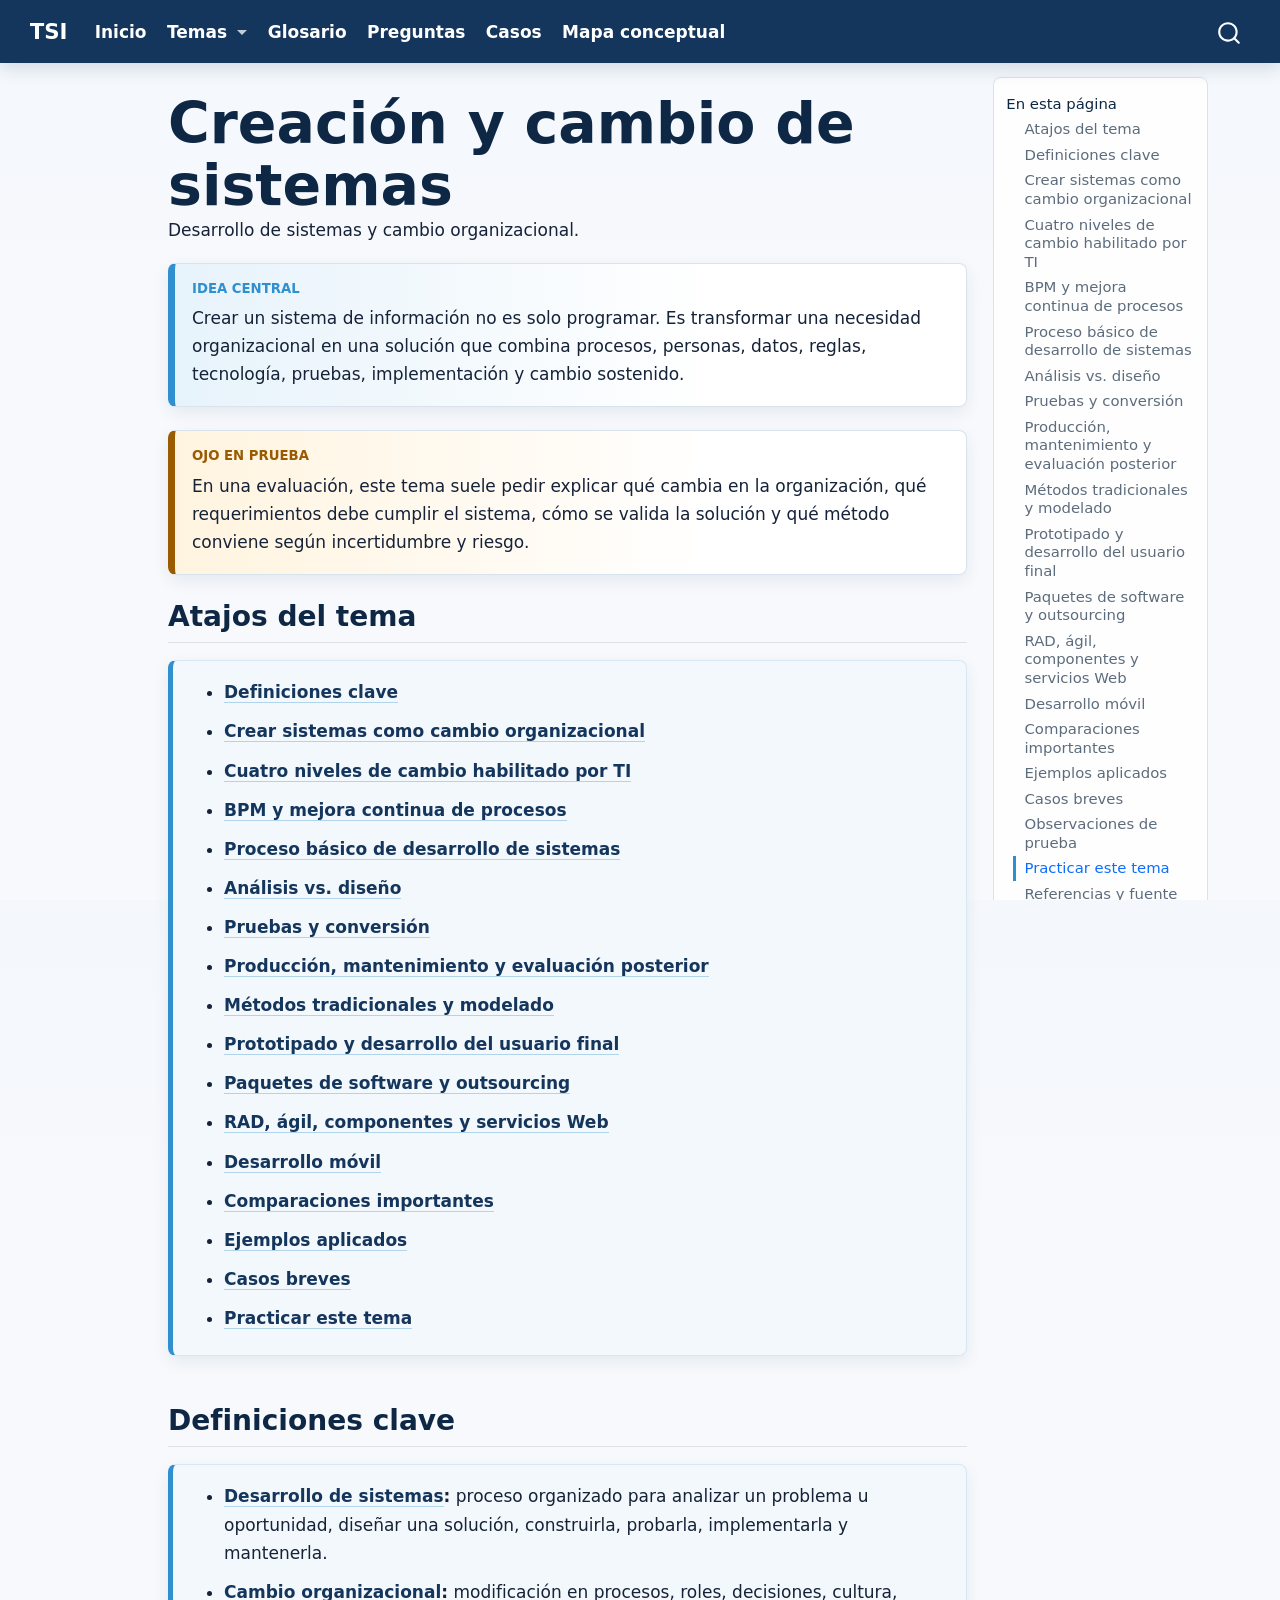
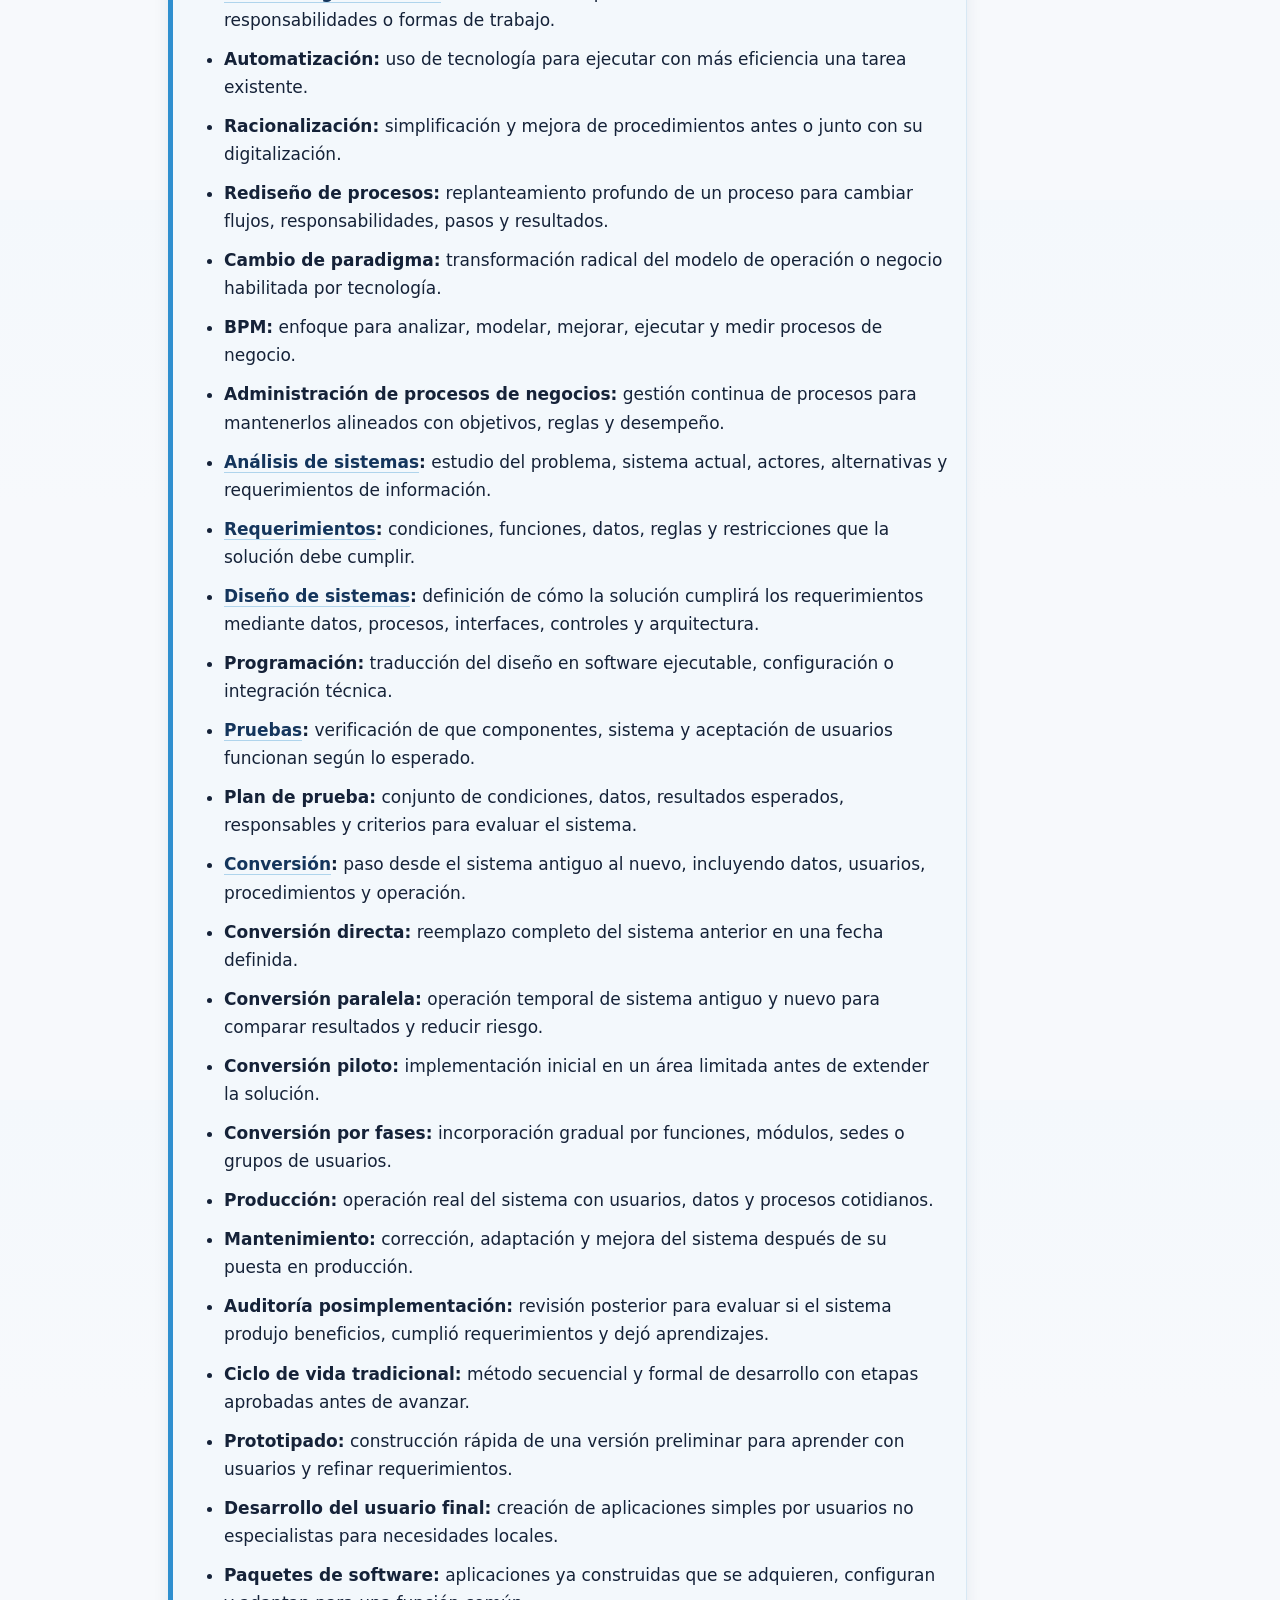
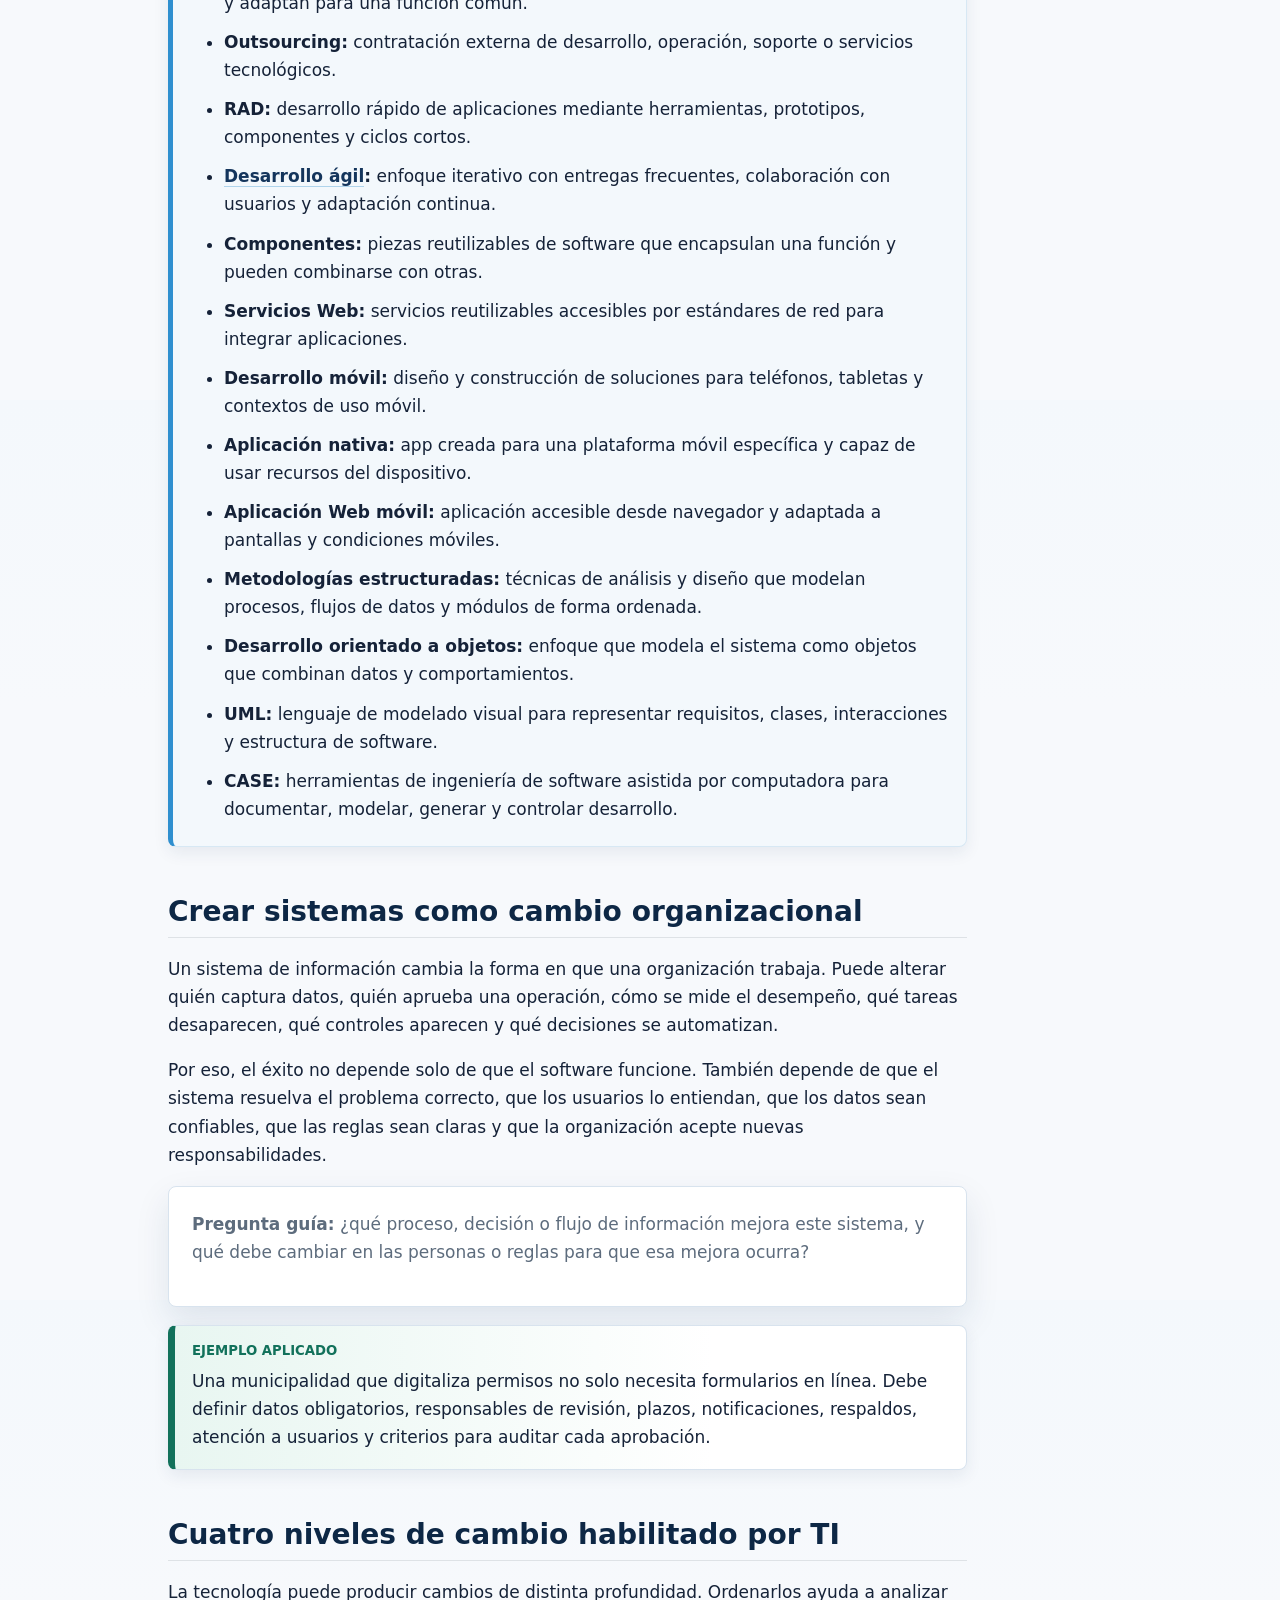
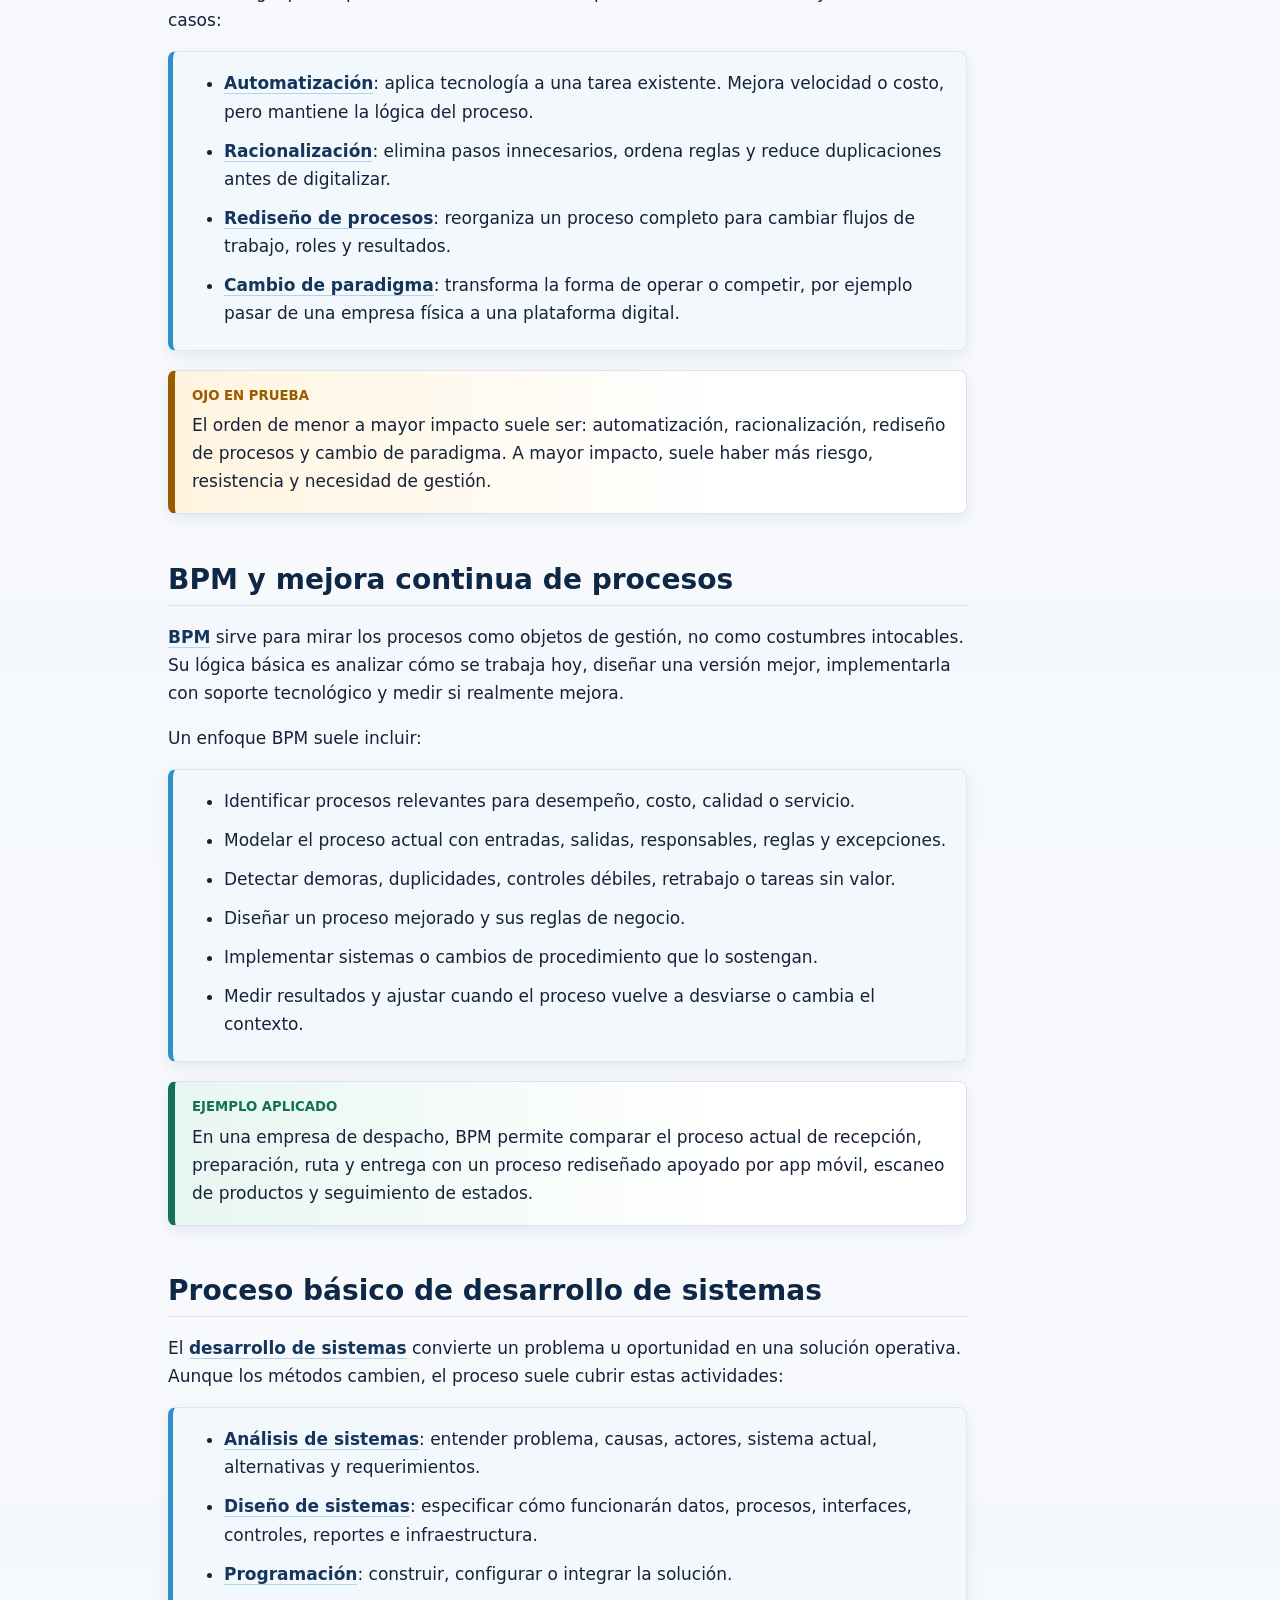
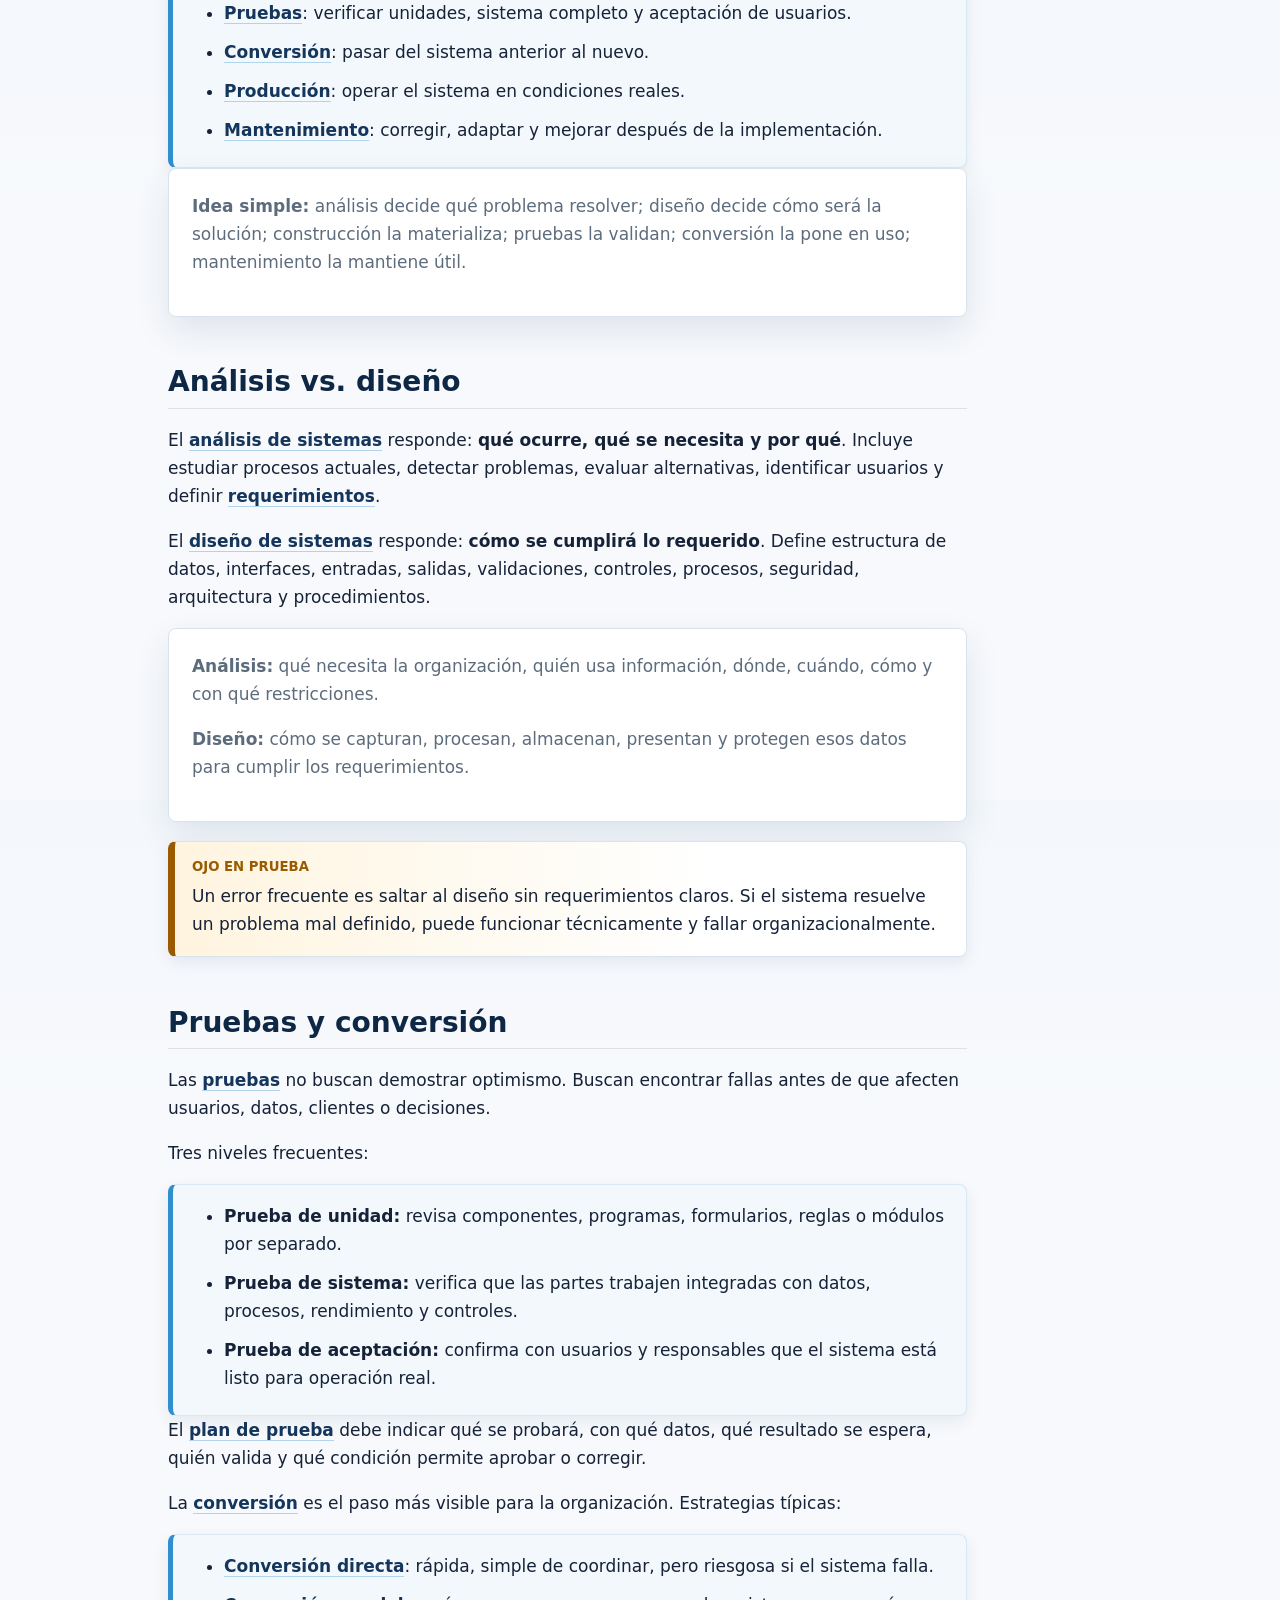
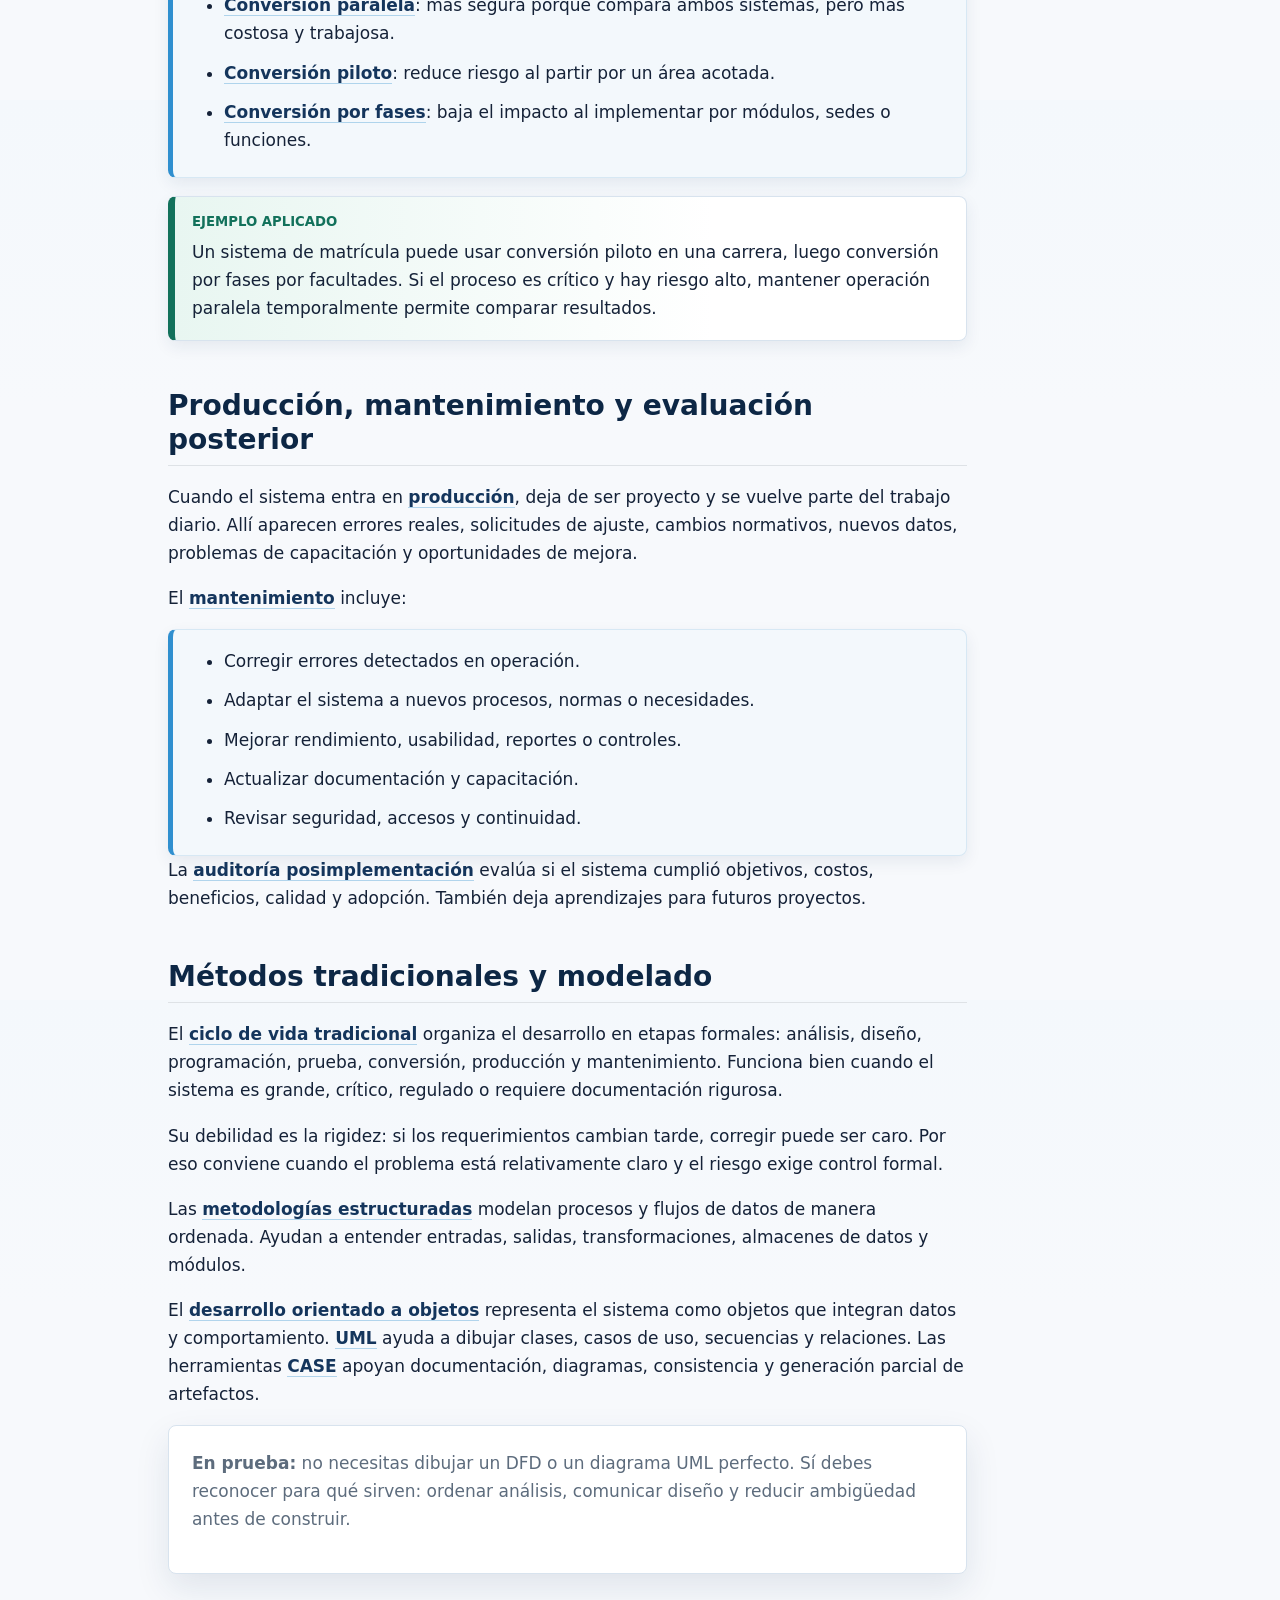
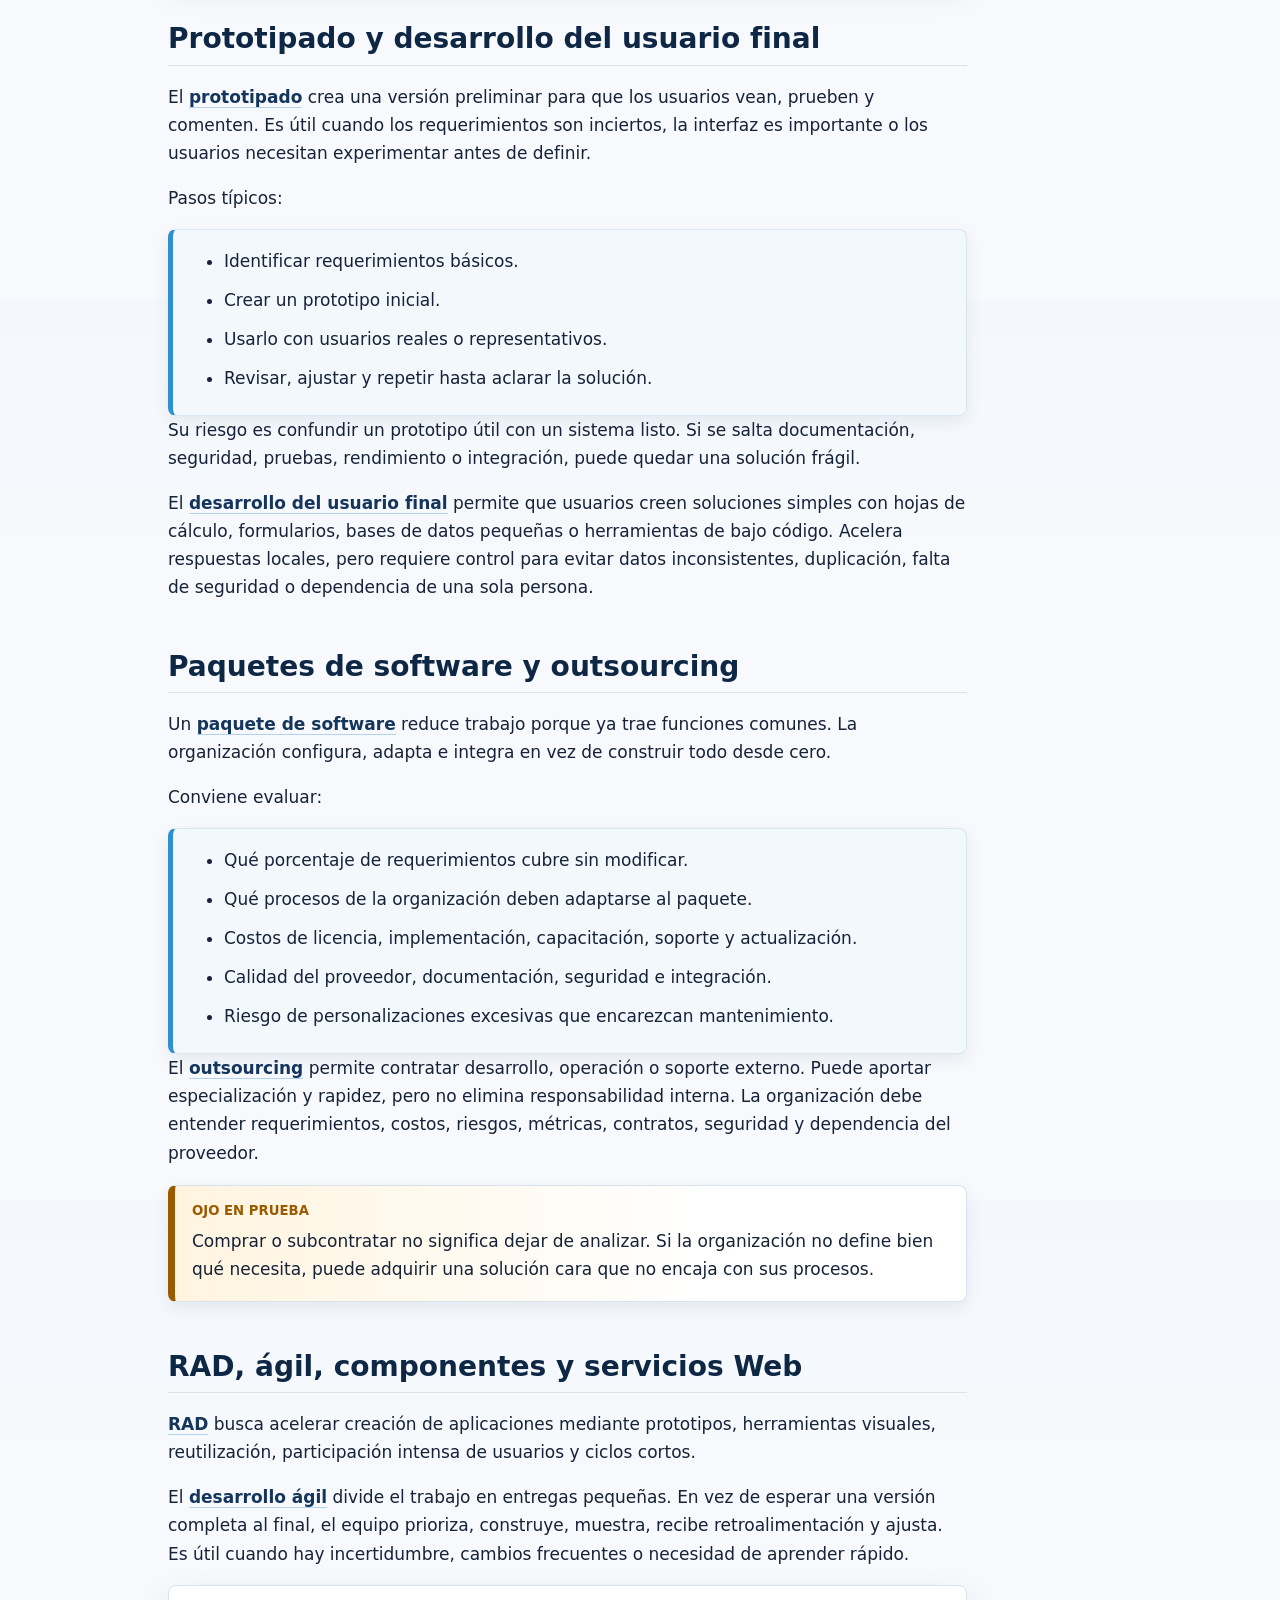
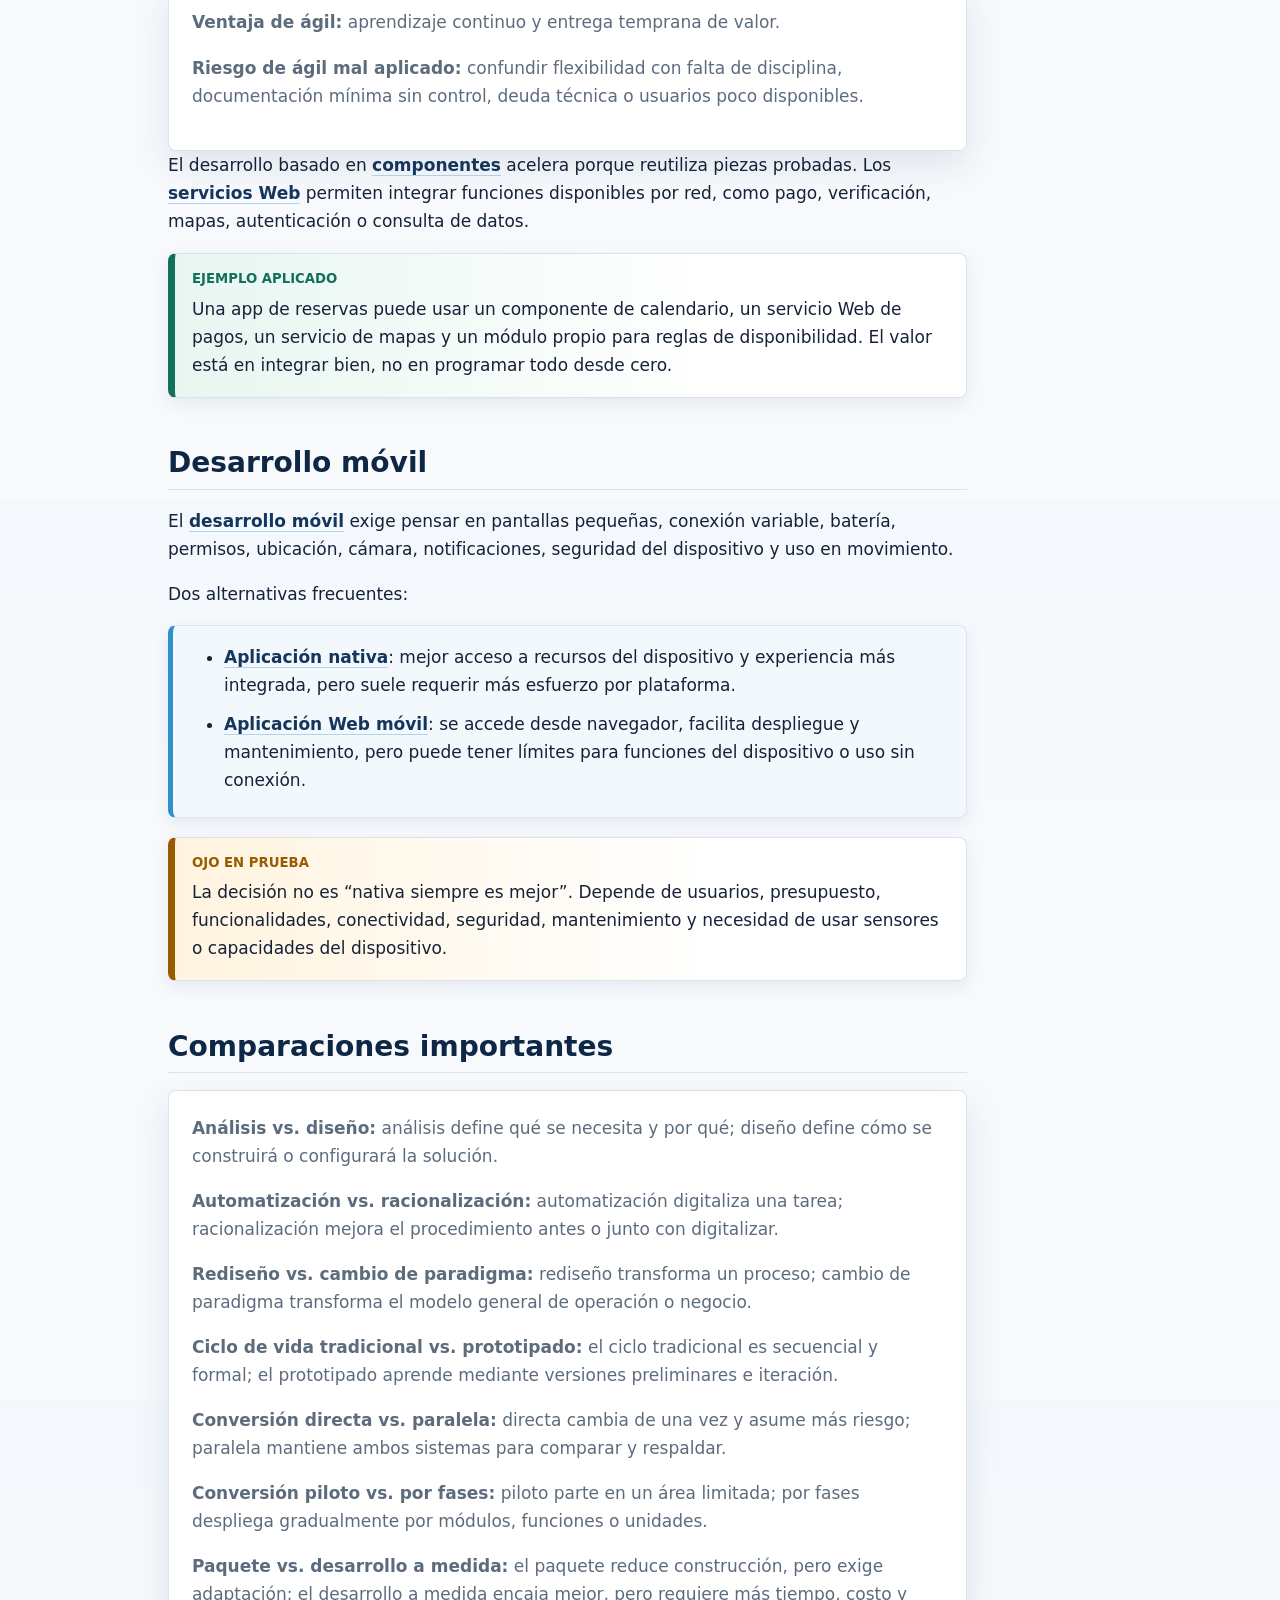
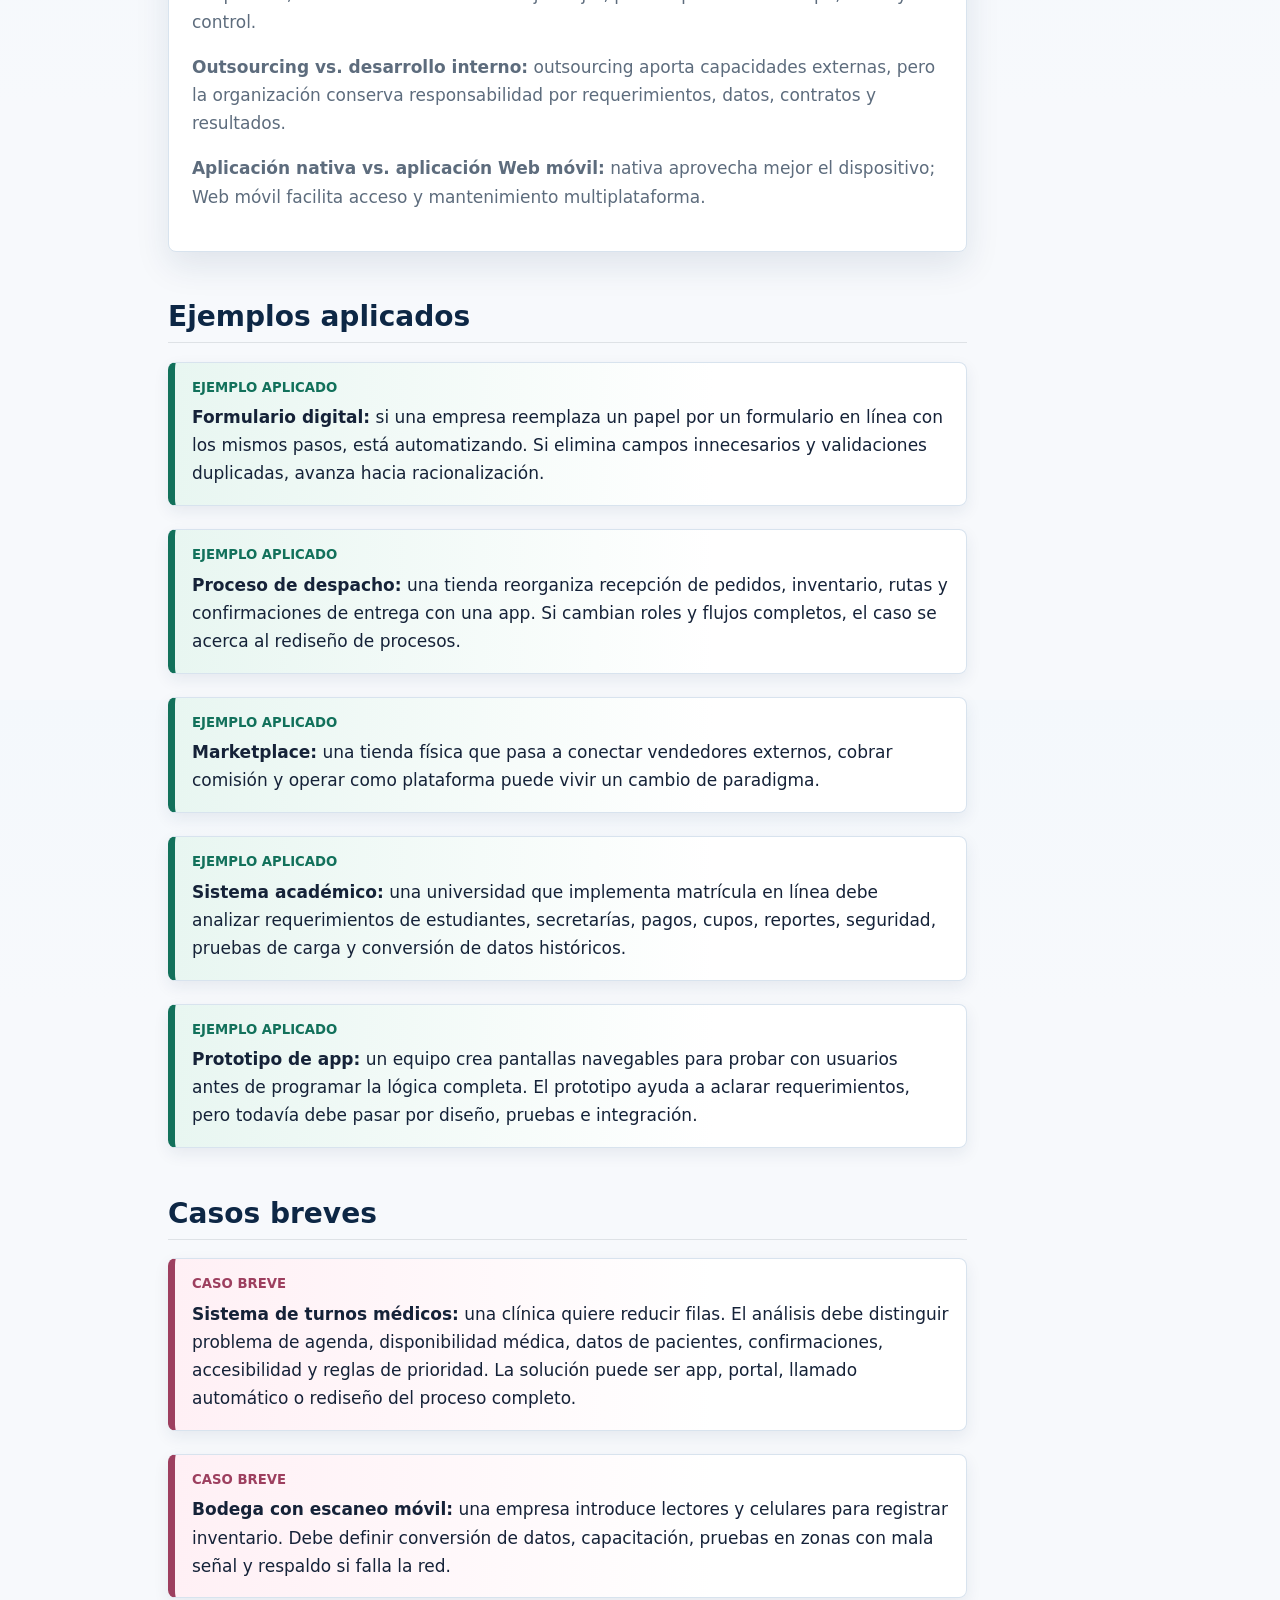
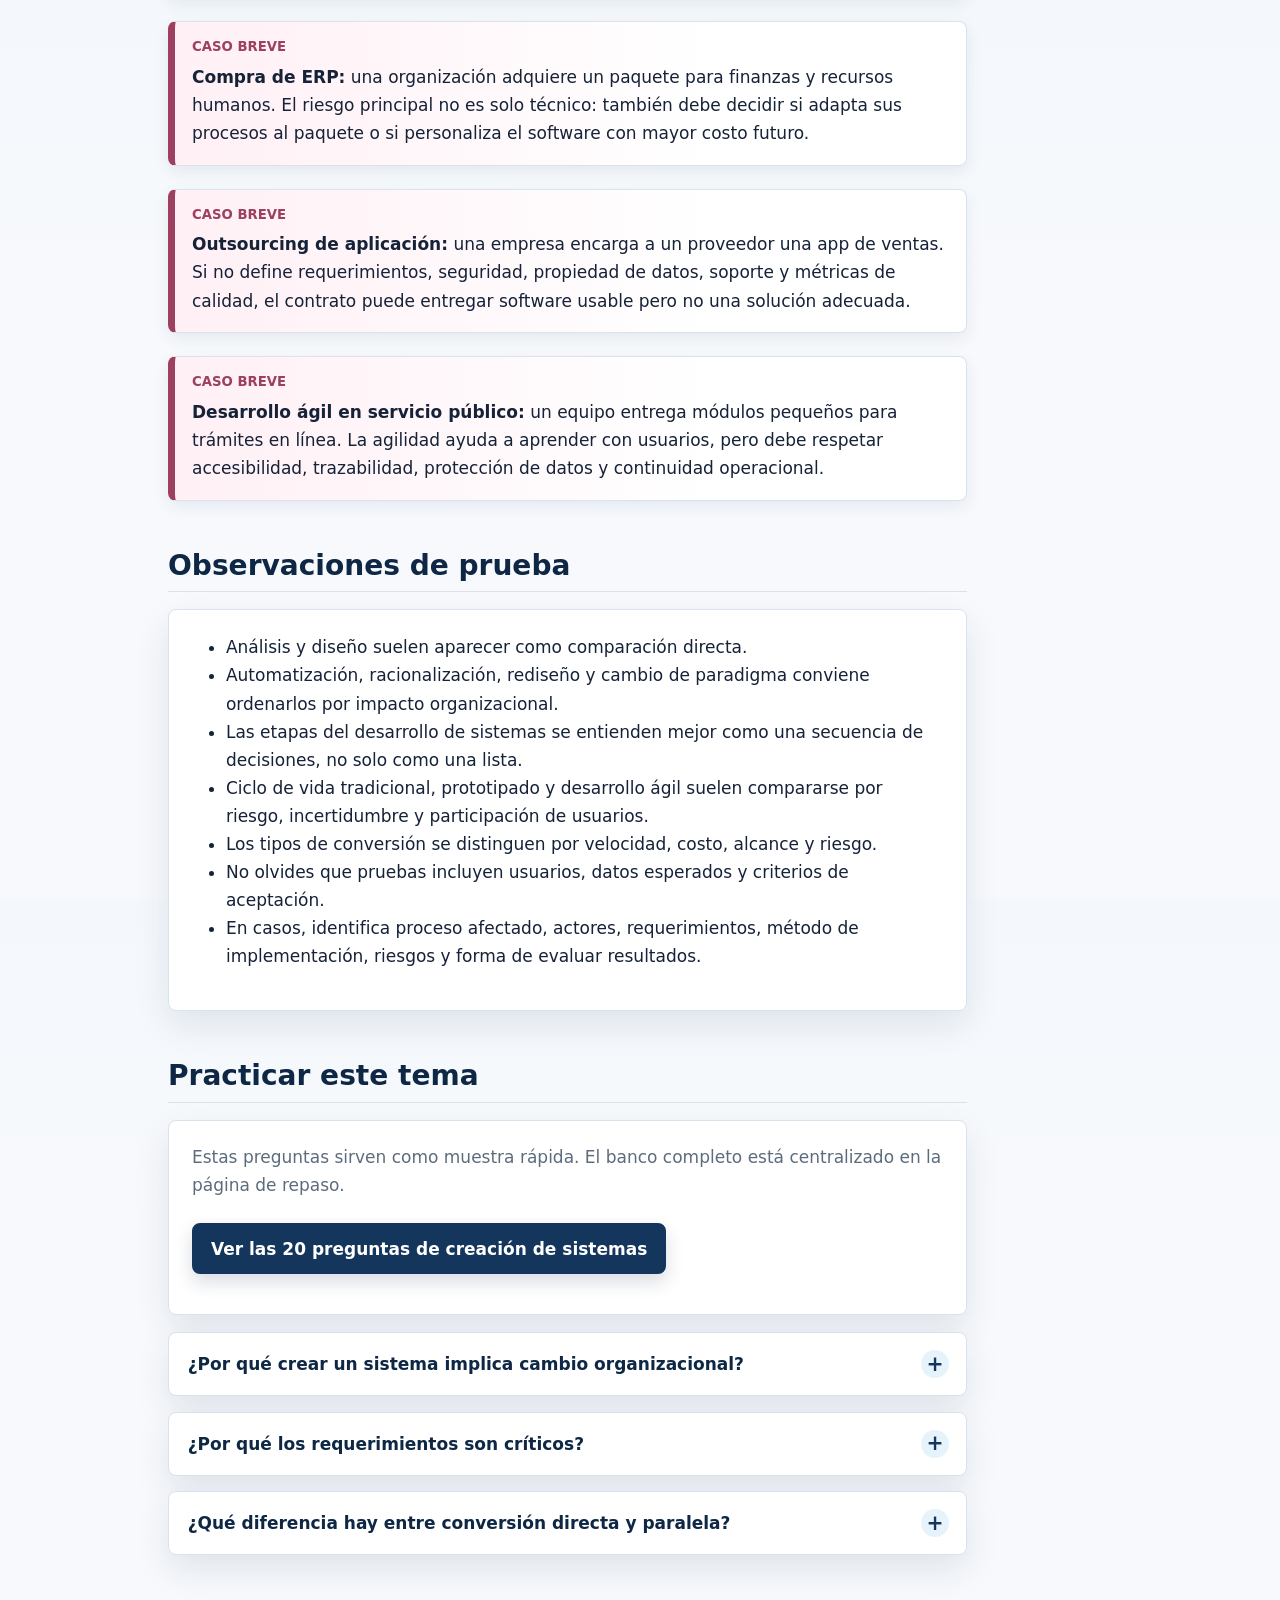
<file: docs/temas/creacion-sistemas.html>
<!DOCTYPE html>
<html xmlns="http://www.w3.org/1999/xhtml" lang="es" xml:lang="es"><head>

<meta charset="utf-8">
<meta name="generator" content="quarto-1.9.37">

<meta name="viewport" content="width=device-width, initial-scale=1.0, user-scalable=yes">

<meta name="description" content="Desarrollo de sistemas y cambio organizacional.">

<title>Creación y cambio de sistemas – Tecnologías y Sistemas de la Información</title>
<style>
/* Default styles provided by pandoc.
** See https://pandoc.org/MANUAL.html#variables-for-html for config info.
*/
code{white-space: pre-wrap;}
span.smallcaps{font-variant: small-caps;}
div.columns{display: flex; gap: min(4vw, 1.5em);}
div.column{flex: auto; overflow-x: auto;}
div.hanging-indent{margin-left: 1.5em; text-indent: -1.5em;}
ul.task-list{list-style: none;}
ul.task-list li input[type="checkbox"] {
  width: 0.8em;
  margin: 0 0.8em 0.2em -1em; /* quarto-specific, see https://github.com/quarto-dev/quarto-cli/issues/4556 */
  vertical-align: middle;
}
</style>


<script src="../site_libs/quarto-nav/quarto-nav.js"></script>
<script src="../site_libs/quarto-nav/headroom.min.js"></script>
<script src="../site_libs/clipboard/clipboard.min.js"></script>
<script src="../site_libs/quarto-search/autocomplete.umd.js"></script>
<script src="../site_libs/quarto-search/fuse.min.js"></script>
<script src="../site_libs/quarto-search/quarto-search.js"></script>
<meta name="quarto:offset" content="../">
<script src="../site_libs/quarto-html/quarto.js" type="module"></script>
<script src="../site_libs/quarto-html/tabsets/tabsets.js" type="module"></script>
<script src="../site_libs/quarto-html/popper.min.js"></script>
<script src="../site_libs/quarto-html/tippy.umd.min.js"></script>
<script src="../site_libs/quarto-html/anchor.min.js"></script>
<link href="../site_libs/quarto-html/tippy.css" rel="stylesheet">
<link href="../site_libs/quarto-html/quarto-syntax-highlighting-7f8f88aac4f3542376d5c11b86a4c14d.css" rel="stylesheet" id="quarto-text-highlighting-styles">
<script src="../site_libs/bootstrap/bootstrap.min.js"></script>
<link href="../site_libs/bootstrap/bootstrap-icons.css" rel="stylesheet">
<link href="../site_libs/bootstrap/bootstrap-caf81333e83b2128e3baa7a176d73074.min.css" rel="stylesheet" append-hash="true" id="quarto-bootstrap" data-mode="light">
<script id="quarto-search-options" type="application/json">{
  "location": "navbar",
  "copy-button": false,
  "collapse-after": 3,
  "panel-placement": "end",
  "type": "overlay",
  "limit": 50,
  "keyboard-shortcut": [
    "f",
    "/",
    "s"
  ],
  "show-item-context": false,
  "language": {
    "search-no-results-text": "No se han encontrado resultados",
    "search-matching-documents-text": "documentos encontrados",
    "search-copy-link-title": "Copiar el enlace en la búsqueda",
    "search-hide-matches-text": "Ocultar resultados adicionales",
    "search-more-match-text": "resultado adicional en este documento",
    "search-more-matches-text": "resultados adicionales en este documento",
    "search-clear-button-title": "Borrar",
    "search-text-placeholder": "",
    "search-detached-cancel-button-title": "Cancelar",
    "search-submit-button-title": "Enviar",
    "search-label": "Buscar"
  }
}</script>
<style>html{ scroll-behavior: smooth; }</style>


<link rel="stylesheet" href="../assets/css/styles.css">
</head>

<body class="nav-fixed quarto-light">

<div id="quarto-search-results"></div>
  <header id="quarto-header" class="headroom fixed-top">
    <nav class="navbar navbar-expand-lg " data-bs-theme="dark">
      <div class="navbar-container container-fluid">
      <div class="navbar-brand-container mx-auto">
    <a class="navbar-brand" href="../index.html">
    <span class="navbar-title">TSI</span>
    </a>
  </div>
            <div id="quarto-search" class="" title="Buscar"></div>
          <button class="navbar-toggler" type="button" data-bs-toggle="collapse" data-bs-target="#navbarCollapse" aria-controls="navbarCollapse" role="menu" aria-expanded="false" aria-label="Navegación de palanca" onclick="if (window.quartoToggleHeadroom) { window.quartoToggleHeadroom(); }">
  <span class="navbar-toggler-icon"></span>
</button>
          <div class="collapse navbar-collapse" id="navbarCollapse">
            <ul class="navbar-nav navbar-nav-scroll me-auto">
  <li class="nav-item">
    <a class="nav-link" href="../index.html">
<span class="menu-text">Inicio</span></a>
  </li>
  <li class="nav-item dropdown ">
    <a class="nav-link dropdown-toggle" href="#" id="nav-menu-temas" role="link" data-bs-toggle="dropdown" aria-expanded="false">
 <span class="menu-text">Temas</span>
    </a>
    <ul class="dropdown-menu" aria-labelledby="nav-menu-temas">
        <li>
    <a class="dropdown-item" href="../temas/etica-datos-sociedad.html">
 <span class="dropdown-text">Ética, datos y sociedad</span></a>
  </li>
        <li>
    <a class="dropdown-item" href="../temas/redes-internet-movilidad.html">
 <span class="dropdown-text">Redes, Internet y movilidad</span></a>
  </li>
        <li>
    <a class="dropdown-item" href="../temas/comercio-digital.html">
 <span class="dropdown-text">Comercio digital</span></a>
  </li>
        <li>
    <a class="dropdown-item" href="../temas/creacion-sistemas.html">
 <span class="dropdown-text">Creación y cambio de sistemas</span></a>
  </li>
    </ul>
  </li>
  <li class="nav-item">
    <a class="nav-link" href="../repaso/glosario.html">
<span class="menu-text">Glosario</span></a>
  </li>
  <li class="nav-item">
    <a class="nav-link" href="../repaso/preguntas.html">
<span class="menu-text">Preguntas</span></a>
  </li>
  <li class="nav-item">
    <a class="nav-link" href="../repaso/casos.html">
<span class="menu-text">Casos</span></a>
  </li>
  <li class="nav-item">
    <a class="nav-link" href="../repaso/mapa-conceptual.html">
<span class="menu-text">Mapa conceptual</span></a>
  </li>
</ul>
          </div> <!-- /navcollapse -->
            <div class="quarto-navbar-tools">
</div>
      </div> <!-- /container-fluid -->
    </nav>
</header>
<!-- content -->
<div id="quarto-content" class="quarto-container page-columns page-rows-contents page-layout-article page-navbar">
<!-- sidebar -->
<!-- margin-sidebar -->
    <div id="quarto-margin-sidebar" class="sidebar margin-sidebar">
        <nav id="TOC" role="doc-toc" class="toc-active">
    <h2 id="toc-title">En esta página</h2>

  <ul class="collapse">
  <li><a href="#atajos-del-tema" id="toc-atajos-del-tema" class="nav-link active" data-scroll-target="#atajos-del-tema">Atajos del tema</a></li>
  <li><a href="#definiciones-clave" id="toc-definiciones-clave" class="nav-link" data-scroll-target="#definiciones-clave">Definiciones clave</a></li>
  <li><a href="#crear-sistemas-como-cambio-organizacional" id="toc-crear-sistemas-como-cambio-organizacional" class="nav-link" data-scroll-target="#crear-sistemas-como-cambio-organizacional">Crear sistemas como cambio organizacional</a></li>
  <li><a href="#cuatro-niveles-cambio-ti" id="toc-cuatro-niveles-cambio-ti" class="nav-link" data-scroll-target="#cuatro-niveles-cambio-ti">Cuatro niveles de cambio habilitado por TI</a></li>
  <li><a href="#bpm-mejora-continua" id="toc-bpm-mejora-continua" class="nav-link" data-scroll-target="#bpm-mejora-continua">BPM y mejora continua de procesos</a></li>
  <li><a href="#proceso-basico-desarrollo" id="toc-proceso-basico-desarrollo" class="nav-link" data-scroll-target="#proceso-basico-desarrollo">Proceso básico de desarrollo de sistemas</a></li>
  <li><a href="#analisis-vs-diseno" id="toc-analisis-vs-diseno" class="nav-link" data-scroll-target="#analisis-vs-diseno">Análisis vs.&nbsp;diseño</a></li>
  <li><a href="#pruebas-y-conversion" id="toc-pruebas-y-conversion" class="nav-link" data-scroll-target="#pruebas-y-conversion">Pruebas y conversión</a></li>
  <li><a href="#produccion-mantenimiento-evaluacion" id="toc-produccion-mantenimiento-evaluacion" class="nav-link" data-scroll-target="#produccion-mantenimiento-evaluacion">Producción, mantenimiento y evaluación posterior</a></li>
  <li><a href="#metodos-tradicionales-modelado" id="toc-metodos-tradicionales-modelado" class="nav-link" data-scroll-target="#metodos-tradicionales-modelado">Métodos tradicionales y modelado</a></li>
  <li><a href="#prototipado-usuario-final" id="toc-prototipado-usuario-final" class="nav-link" data-scroll-target="#prototipado-usuario-final">Prototipado y desarrollo del usuario final</a></li>
  <li><a href="#paquetes-outsourcing" id="toc-paquetes-outsourcing" class="nav-link" data-scroll-target="#paquetes-outsourcing">Paquetes de software y outsourcing</a></li>
  <li><a href="#rad-agil-componentes-servicios" id="toc-rad-agil-componentes-servicios" class="nav-link" data-scroll-target="#rad-agil-componentes-servicios">RAD, ágil, componentes y servicios Web</a></li>
  <li><a href="#desarrollo-movil-en-sistemas" id="toc-desarrollo-movil-en-sistemas" class="nav-link" data-scroll-target="#desarrollo-movil-en-sistemas">Desarrollo móvil</a></li>
  <li><a href="#comparaciones-importantes" id="toc-comparaciones-importantes" class="nav-link" data-scroll-target="#comparaciones-importantes">Comparaciones importantes</a></li>
  <li><a href="#ejemplos-aplicados" id="toc-ejemplos-aplicados" class="nav-link" data-scroll-target="#ejemplos-aplicados">Ejemplos aplicados</a></li>
  <li><a href="#casos-breves" id="toc-casos-breves" class="nav-link" data-scroll-target="#casos-breves">Casos breves</a></li>
  <li><a href="#observaciones-de-prueba" id="toc-observaciones-de-prueba" class="nav-link" data-scroll-target="#observaciones-de-prueba">Observaciones de prueba</a></li>
  <li><a href="#preguntas-conceptuales" id="toc-preguntas-conceptuales" class="nav-link" data-scroll-target="#preguntas-conceptuales">Practicar este tema</a></li>
  <li><a href="#referencias-fuente-base" id="toc-referencias-fuente-base" class="nav-link" data-scroll-target="#referencias-fuente-base">Referencias y fuente base</a></li>
  </ul>
</nav>
    </div>
<!-- main -->
<main class="content" id="quarto-document-content">

<header id="title-block-header" class="quarto-title-block default">
<div class="quarto-title">
<h1 class="title">Creación y cambio de sistemas</h1>
</div>

<div>
  <div class="description">
    Desarrollo de sistemas y cambio organizacional.
  </div>
</div>


<div class="quarto-title-meta">




  </div>



</header>


<div class="idea-central">
<p>Crear un sistema de información no es solo programar. Es transformar una necesidad organizacional en una solución que combina procesos, personas, datos, reglas, tecnología, pruebas, implementación y cambio sostenido.</p>
</div>
<div class="ojo-prueba">
<p>En una evaluación, este tema suele pedir explicar qué cambia en la organización, qué requerimientos debe cumplir el sistema, cómo se valida la solución y qué método conviene según incertidumbre y riesgo.</p>
</div>
<section id="atajos-del-tema" class="level2">
<h2 class="anchored" data-anchor-id="atajos-del-tema">Atajos del tema</h2>
<div class="concept-list">
<ul>
<li><a href="#definiciones-clave">Definiciones clave</a></li>
<li><a href="#crear-sistemas-como-cambio-organizacional">Crear sistemas como cambio organizacional</a></li>
<li><a href="#cuatro-niveles-cambio-ti">Cuatro niveles de cambio habilitado por TI</a></li>
<li><a href="#bpm-mejora-continua">BPM y mejora continua de procesos</a></li>
<li><a href="#proceso-basico-desarrollo">Proceso básico de desarrollo de sistemas</a></li>
<li><a href="#analisis-vs-diseno">Análisis vs.&nbsp;diseño</a></li>
<li><a href="#pruebas-y-conversion">Pruebas y conversión</a></li>
<li><a href="#produccion-mantenimiento-evaluacion">Producción, mantenimiento y evaluación posterior</a></li>
<li><a href="#metodos-tradicionales-modelado">Métodos tradicionales y modelado</a></li>
<li><a href="#prototipado-usuario-final">Prototipado y desarrollo del usuario final</a></li>
<li><a href="#paquetes-outsourcing">Paquetes de software y outsourcing</a></li>
<li><a href="#rad-agil-componentes-servicios">RAD, ágil, componentes y servicios Web</a></li>
<li><a href="#desarrollo-movil-en-sistemas">Desarrollo móvil</a></li>
<li><a href="#comparaciones-importantes">Comparaciones importantes</a></li>
<li><a href="#ejemplos-aplicados">Ejemplos aplicados</a></li>
<li><a href="#casos-breves">Casos breves</a></li>
<li><a href="#preguntas-conceptuales">Practicar este tema</a></li>
</ul>
</div>
</section>
<section id="definiciones-clave" class="level2">
<h2 class="anchored" data-anchor-id="definiciones-clave">Definiciones clave</h2>
<div class="concept-list">
<ul>
<li><span id="desarrollo-de-sistemas"></span><strong><a href="../repaso/glosario.html#desarrollo-de-sistemas">Desarrollo de sistemas</a>:</strong> proceso organizado para analizar un problema u oportunidad, diseñar una solución, construirla, probarla, implementarla y mantenerla.</li>
<li><span id="cambio-organizacional"></span><strong><a href="../repaso/glosario.html#cambio-organizacional">Cambio organizacional</a>:</strong> modificación en procesos, roles, decisiones, cultura, responsabilidades o formas de trabajo.</li>
<li><span id="automatizacion"></span><strong>Automatización:</strong> uso de tecnología para ejecutar con más eficiencia una tarea existente.</li>
<li><span id="racionalizacion"></span><strong>Racionalización:</strong> simplificación y mejora de procedimientos antes o junto con su digitalización.</li>
<li><span id="rediseno-de-procesos"></span><strong>Rediseño de procesos:</strong> replanteamiento profundo de un proceso para cambiar flujos, responsabilidades, pasos y resultados.</li>
<li><span id="cambio-de-paradigma"></span><strong>Cambio de paradigma:</strong> transformación radical del modelo de operación o negocio habilitada por tecnología.</li>
<li><span id="bpm"></span><strong>BPM:</strong> enfoque para analizar, modelar, mejorar, ejecutar y medir procesos de negocio.</li>
<li><span id="administracion-de-procesos-de-negocios"></span><strong>Administración de procesos de negocios:</strong> gestión continua de procesos para mantenerlos alineados con objetivos, reglas y desempeño.</li>
<li><span id="analisis-de-sistemas"></span><strong><a href="../repaso/glosario.html#analisis-de-sistemas">Análisis de sistemas</a>:</strong> estudio del problema, sistema actual, actores, alternativas y requerimientos de información.</li>
<li><span id="requerimientos"></span><strong><a href="../repaso/glosario.html#requerimientos">Requerimientos</a>:</strong> condiciones, funciones, datos, reglas y restricciones que la solución debe cumplir.</li>
<li><span id="diseno-de-sistemas"></span><strong><a href="../repaso/glosario.html#diseno-de-sistemas">Diseño de sistemas</a>:</strong> definición de cómo la solución cumplirá los requerimientos mediante datos, procesos, interfaces, controles y arquitectura.</li>
<li><span id="programacion"></span><strong>Programación:</strong> traducción del diseño en software ejecutable, configuración o integración técnica.</li>
<li><span id="pruebas"></span><strong><a href="../repaso/glosario.html#pruebas">Pruebas</a>:</strong> verificación de que componentes, sistema y aceptación de usuarios funcionan según lo esperado.</li>
<li><span id="plan-de-prueba"></span><strong>Plan de prueba:</strong> conjunto de condiciones, datos, resultados esperados, responsables y criterios para evaluar el sistema.</li>
<li><span id="conversion"></span><strong><a href="../repaso/glosario.html#conversion">Conversión</a>:</strong> paso desde el sistema antiguo al nuevo, incluyendo datos, usuarios, procedimientos y operación.</li>
<li><span id="conversion-directa"></span><strong>Conversión directa:</strong> reemplazo completo del sistema anterior en una fecha definida.</li>
<li><span id="conversion-paralela"></span><strong>Conversión paralela:</strong> operación temporal de sistema antiguo y nuevo para comparar resultados y reducir riesgo.</li>
<li><span id="conversion-piloto"></span><strong>Conversión piloto:</strong> implementación inicial en un área limitada antes de extender la solución.</li>
<li><span id="conversion-por-fases"></span><strong>Conversión por fases:</strong> incorporación gradual por funciones, módulos, sedes o grupos de usuarios.</li>
<li><span id="produccion"></span><strong>Producción:</strong> operación real del sistema con usuarios, datos y procesos cotidianos.</li>
<li><span id="mantenimiento"></span><strong>Mantenimiento:</strong> corrección, adaptación y mejora del sistema después de su puesta en producción.</li>
<li><span id="auditoria-posimplementacion"></span><strong>Auditoría posimplementación:</strong> revisión posterior para evaluar si el sistema produjo beneficios, cumplió requerimientos y dejó aprendizajes.</li>
<li><span id="ciclo-de-vida-tradicional"></span><strong>Ciclo de vida tradicional:</strong> método secuencial y formal de desarrollo con etapas aprobadas antes de avanzar.</li>
<li><span id="prototipado"></span><strong>Prototipado:</strong> construcción rápida de una versión preliminar para aprender con usuarios y refinar requerimientos.</li>
<li><span id="desarrollo-del-usuario-final"></span><strong>Desarrollo del usuario final:</strong> creación de aplicaciones simples por usuarios no especialistas para necesidades locales.</li>
<li><span id="paquetes-de-software"></span><strong>Paquetes de software:</strong> aplicaciones ya construidas que se adquieren, configuran y adaptan para una función común.</li>
<li><span id="outsourcing"></span><strong>Outsourcing:</strong> contratación externa de desarrollo, operación, soporte o servicios tecnológicos.</li>
<li><span id="rad"></span><strong>RAD:</strong> desarrollo rápido de aplicaciones mediante herramientas, prototipos, componentes y ciclos cortos.</li>
<li><span id="desarrollo-agil"></span><strong><a href="../repaso/glosario.html#desarrollo-agil">Desarrollo ágil</a>:</strong> enfoque iterativo con entregas frecuentes, colaboración con usuarios y adaptación continua.</li>
<li><span id="componentes"></span><strong>Componentes:</strong> piezas reutilizables de software que encapsulan una función y pueden combinarse con otras.</li>
<li><span id="servicios-web"></span><strong>Servicios Web:</strong> servicios reutilizables accesibles por estándares de red para integrar aplicaciones.</li>
<li><span id="desarrollo-movil"></span><strong>Desarrollo móvil:</strong> diseño y construcción de soluciones para teléfonos, tabletas y contextos de uso móvil.</li>
<li><span id="aplicacion-nativa"></span><strong>Aplicación nativa:</strong> app creada para una plataforma móvil específica y capaz de usar recursos del dispositivo.</li>
<li><span id="aplicacion-web-movil"></span><strong>Aplicación Web móvil:</strong> aplicación accesible desde navegador y adaptada a pantallas y condiciones móviles.</li>
<li><span id="metodologias-estructuradas"></span><strong>Metodologías estructuradas:</strong> técnicas de análisis y diseño que modelan procesos, flujos de datos y módulos de forma ordenada.</li>
<li><span id="desarrollo-orientado-a-objetos"></span><strong>Desarrollo orientado a objetos:</strong> enfoque que modela el sistema como objetos que combinan datos y comportamientos.</li>
<li><span id="uml"></span><strong>UML:</strong> lenguaje de modelado visual para representar requisitos, clases, interacciones y estructura de software.</li>
<li><span id="case"></span><strong>CASE:</strong> herramientas de ingeniería de software asistida por computadora para documentar, modelar, generar y controlar desarrollo.</li>
</ul>
</div>
</section>
<section id="crear-sistemas-como-cambio-organizacional" class="level2">
<h2 class="anchored" data-anchor-id="crear-sistemas-como-cambio-organizacional">Crear sistemas como cambio organizacional</h2>
<p>Un sistema de información cambia la forma en que una organización trabaja. Puede alterar quién captura datos, quién aprueba una operación, cómo se mide el desempeño, qué tareas desaparecen, qué controles aparecen y qué decisiones se automatizan.</p>
<p>Por eso, el éxito no depende solo de que el software funcione. También depende de que el sistema resuelva el problema correcto, que los usuarios lo entiendan, que los datos sean confiables, que las reglas sean claras y que la organización acepte nuevas responsabilidades.</p>
<div class="wide-card">
<p><strong>Pregunta guía:</strong> ¿qué proceso, decisión o flujo de información mejora este sistema, y qué debe cambiar en las personas o reglas para que esa mejora ocurra?</p>
</div>
<div class="ejemplo">
<p>Una municipalidad que digitaliza permisos no solo necesita formularios en línea. Debe definir datos obligatorios, responsables de revisión, plazos, notificaciones, respaldos, atención a usuarios y criterios para auditar cada aprobación.</p>
</div>
</section>
<section id="cuatro-niveles-cambio-ti" class="level2">
<h2 class="anchored" data-anchor-id="cuatro-niveles-cambio-ti">Cuatro niveles de cambio habilitado por TI</h2>
<p>La tecnología puede producir cambios de distinta profundidad. Ordenarlos ayuda a analizar casos:</p>
<div class="concept-list">
<ul>
<li><a href="#automatizacion">Automatización</a>: aplica tecnología a una tarea existente. Mejora velocidad o costo, pero mantiene la lógica del proceso.</li>
<li><a href="#racionalizacion">Racionalización</a>: elimina pasos innecesarios, ordena reglas y reduce duplicaciones antes de digitalizar.</li>
<li><a href="#rediseno-de-procesos">Rediseño de procesos</a>: reorganiza un proceso completo para cambiar flujos de trabajo, roles y resultados.</li>
<li><a href="#cambio-de-paradigma">Cambio de paradigma</a>: transforma la forma de operar o competir, por ejemplo pasar de una empresa física a una plataforma digital.</li>
</ul>
</div>
<div class="ojo-prueba">
<p>El orden de menor a mayor impacto suele ser: automatización, racionalización, rediseño de procesos y cambio de paradigma. A mayor impacto, suele haber más riesgo, resistencia y necesidad de gestión.</p>
</div>
</section>
<section id="bpm-mejora-continua" class="level2">
<h2 class="anchored" data-anchor-id="bpm-mejora-continua">BPM y mejora continua de procesos</h2>
<p><a href="#bpm">BPM</a> sirve para mirar los procesos como objetos de gestión, no como costumbres intocables. Su lógica básica es analizar cómo se trabaja hoy, diseñar una versión mejor, implementarla con soporte tecnológico y medir si realmente mejora.</p>
<p>Un enfoque BPM suele incluir:</p>
<div class="concept-list">
<ul>
<li>Identificar procesos relevantes para desempeño, costo, calidad o servicio.</li>
<li>Modelar el proceso actual con entradas, salidas, responsables, reglas y excepciones.</li>
<li>Detectar demoras, duplicidades, controles débiles, retrabajo o tareas sin valor.</li>
<li>Diseñar un proceso mejorado y sus reglas de negocio.</li>
<li>Implementar sistemas o cambios de procedimiento que lo sostengan.</li>
<li>Medir resultados y ajustar cuando el proceso vuelve a desviarse o cambia el contexto.</li>
</ul>
</div>
<div class="ejemplo">
<p>En una empresa de despacho, BPM permite comparar el proceso actual de recepción, preparación, ruta y entrega con un proceso rediseñado apoyado por app móvil, escaneo de productos y seguimiento de estados.</p>
</div>
</section>
<section id="proceso-basico-desarrollo" class="level2">
<h2 class="anchored" data-anchor-id="proceso-basico-desarrollo">Proceso básico de desarrollo de sistemas</h2>
<p>El <a href="#desarrollo-de-sistemas">desarrollo de sistemas</a> convierte un problema u oportunidad en una solución operativa. Aunque los métodos cambien, el proceso suele cubrir estas actividades:</p>
<div class="concept-list">
<ul>
<li><a href="#analisis-de-sistemas">Análisis de sistemas</a>: entender problema, causas, actores, sistema actual, alternativas y requerimientos.</li>
<li><a href="#diseno-de-sistemas">Diseño de sistemas</a>: especificar cómo funcionarán datos, procesos, interfaces, controles, reportes e infraestructura.</li>
<li><a href="#programacion">Programación</a>: construir, configurar o integrar la solución.</li>
<li><a href="#pruebas">Pruebas</a>: verificar unidades, sistema completo y aceptación de usuarios.</li>
<li><a href="#conversion">Conversión</a>: pasar del sistema anterior al nuevo.</li>
<li><a href="#produccion">Producción</a>: operar el sistema en condiciones reales.</li>
<li><a href="#mantenimiento">Mantenimiento</a>: corregir, adaptar y mejorar después de la implementación.</li>
</ul>
</div>
<div class="wide-card">
<p><strong>Idea simple:</strong> análisis decide qué problema resolver; diseño decide cómo será la solución; construcción la materializa; pruebas la validan; conversión la pone en uso; mantenimiento la mantiene útil.</p>
</div>
</section>
<section id="analisis-vs-diseno" class="level2">
<h2 class="anchored" data-anchor-id="analisis-vs-diseno">Análisis vs.&nbsp;diseño</h2>
<p>El <a href="#analisis-de-sistemas">análisis de sistemas</a> responde: <strong>qué ocurre, qué se necesita y por qué</strong>. Incluye estudiar procesos actuales, detectar problemas, evaluar alternativas, identificar usuarios y definir <a href="#requerimientos">requerimientos</a>.</p>
<p>El <a href="#diseno-de-sistemas">diseño de sistemas</a> responde: <strong>cómo se cumplirá lo requerido</strong>. Define estructura de datos, interfaces, entradas, salidas, validaciones, controles, procesos, seguridad, arquitectura y procedimientos.</p>
<div class="wide-card">
<p><strong>Análisis:</strong> qué necesita la organización, quién usa información, dónde, cuándo, cómo y con qué restricciones.</p>
<p><strong>Diseño:</strong> cómo se capturan, procesan, almacenan, presentan y protegen esos datos para cumplir los requerimientos.</p>
</div>
<div class="ojo-prueba">
<p>Un error frecuente es saltar al diseño sin requerimientos claros. Si el sistema resuelve un problema mal definido, puede funcionar técnicamente y fallar organizacionalmente.</p>
</div>
</section>
<section id="pruebas-y-conversion" class="level2">
<h2 class="anchored" data-anchor-id="pruebas-y-conversion">Pruebas y conversión</h2>
<p>Las <a href="#pruebas">pruebas</a> no buscan demostrar optimismo. Buscan encontrar fallas antes de que afecten usuarios, datos, clientes o decisiones.</p>
<p>Tres niveles frecuentes:</p>
<div class="concept-list">
<ul>
<li><strong>Prueba de unidad:</strong> revisa componentes, programas, formularios, reglas o módulos por separado.</li>
<li><strong>Prueba de sistema:</strong> verifica que las partes trabajen integradas con datos, procesos, rendimiento y controles.</li>
<li><strong>Prueba de aceptación:</strong> confirma con usuarios y responsables que el sistema está listo para operación real.</li>
</ul>
</div>
<p>El <a href="#plan-de-prueba">plan de prueba</a> debe indicar qué se probará, con qué datos, qué resultado se espera, quién valida y qué condición permite aprobar o corregir.</p>
<p>La <a href="#conversion">conversión</a> es el paso más visible para la organización. Estrategias típicas:</p>
<div class="concept-list">
<ul>
<li><a href="#conversion-directa">Conversión directa</a>: rápida, simple de coordinar, pero riesgosa si el sistema falla.</li>
<li><a href="#conversion-paralela">Conversión paralela</a>: más segura porque compara ambos sistemas, pero más costosa y trabajosa.</li>
<li><a href="#conversion-piloto">Conversión piloto</a>: reduce riesgo al partir por un área acotada.</li>
<li><a href="#conversion-por-fases">Conversión por fases</a>: baja el impacto al implementar por módulos, sedes o funciones.</li>
</ul>
</div>
<div class="ejemplo">
<p>Un sistema de matrícula puede usar conversión piloto en una carrera, luego conversión por fases por facultades. Si el proceso es crítico y hay riesgo alto, mantener operación paralela temporalmente permite comparar resultados.</p>
</div>
</section>
<section id="produccion-mantenimiento-evaluacion" class="level2">
<h2 class="anchored" data-anchor-id="produccion-mantenimiento-evaluacion">Producción, mantenimiento y evaluación posterior</h2>
<p>Cuando el sistema entra en <a href="#produccion">producción</a>, deja de ser proyecto y se vuelve parte del trabajo diario. Allí aparecen errores reales, solicitudes de ajuste, cambios normativos, nuevos datos, problemas de capacitación y oportunidades de mejora.</p>
<p>El <a href="#mantenimiento">mantenimiento</a> incluye:</p>
<div class="concept-list">
<ul>
<li>Corregir errores detectados en operación.</li>
<li>Adaptar el sistema a nuevos procesos, normas o necesidades.</li>
<li>Mejorar rendimiento, usabilidad, reportes o controles.</li>
<li>Actualizar documentación y capacitación.</li>
<li>Revisar seguridad, accesos y continuidad.</li>
</ul>
</div>
<p>La <a href="#auditoria-posimplementacion">auditoría posimplementación</a> evalúa si el sistema cumplió objetivos, costos, beneficios, calidad y adopción. También deja aprendizajes para futuros proyectos.</p>
</section>
<section id="metodos-tradicionales-modelado" class="level2">
<h2 class="anchored" data-anchor-id="metodos-tradicionales-modelado">Métodos tradicionales y modelado</h2>
<p>El <a href="#ciclo-de-vida-tradicional">ciclo de vida tradicional</a> organiza el desarrollo en etapas formales: análisis, diseño, programación, prueba, conversión, producción y mantenimiento. Funciona bien cuando el sistema es grande, crítico, regulado o requiere documentación rigurosa.</p>
<p>Su debilidad es la rigidez: si los requerimientos cambian tarde, corregir puede ser caro. Por eso conviene cuando el problema está relativamente claro y el riesgo exige control formal.</p>
<p>Las <a href="#metodologias-estructuradas">metodologías estructuradas</a> modelan procesos y flujos de datos de manera ordenada. Ayudan a entender entradas, salidas, transformaciones, almacenes de datos y módulos.</p>
<p>El <a href="#desarrollo-orientado-a-objetos">desarrollo orientado a objetos</a> representa el sistema como objetos que integran datos y comportamiento. <a href="#uml">UML</a> ayuda a dibujar clases, casos de uso, secuencias y relaciones. Las herramientas <a href="#case">CASE</a> apoyan documentación, diagramas, consistencia y generación parcial de artefactos.</p>
<div class="wide-card">
<p><strong>En prueba:</strong> no necesitas dibujar un DFD o un diagrama UML perfecto. Sí debes reconocer para qué sirven: ordenar análisis, comunicar diseño y reducir ambigüedad antes de construir.</p>
</div>
</section>
<section id="prototipado-usuario-final" class="level2">
<h2 class="anchored" data-anchor-id="prototipado-usuario-final">Prototipado y desarrollo del usuario final</h2>
<p>El <a href="#prototipado">prototipado</a> crea una versión preliminar para que los usuarios vean, prueben y comenten. Es útil cuando los requerimientos son inciertos, la interfaz es importante o los usuarios necesitan experimentar antes de definir.</p>
<p>Pasos típicos:</p>
<div class="concept-list">
<ul>
<li>Identificar requerimientos básicos.</li>
<li>Crear un prototipo inicial.</li>
<li>Usarlo con usuarios reales o representativos.</li>
<li>Revisar, ajustar y repetir hasta aclarar la solución.</li>
</ul>
</div>
<p>Su riesgo es confundir un prototipo útil con un sistema listo. Si se salta documentación, seguridad, pruebas, rendimiento o integración, puede quedar una solución frágil.</p>
<p>El <a href="#desarrollo-del-usuario-final">desarrollo del usuario final</a> permite que usuarios creen soluciones simples con hojas de cálculo, formularios, bases de datos pequeñas o herramientas de bajo código. Acelera respuestas locales, pero requiere control para evitar datos inconsistentes, duplicación, falta de seguridad o dependencia de una sola persona.</p>
</section>
<section id="paquetes-outsourcing" class="level2">
<h2 class="anchored" data-anchor-id="paquetes-outsourcing">Paquetes de software y outsourcing</h2>
<p>Un <a href="#paquetes-de-software">paquete de software</a> reduce trabajo porque ya trae funciones comunes. La organización configura, adapta e integra en vez de construir todo desde cero.</p>
<p>Conviene evaluar:</p>
<div class="concept-list">
<ul>
<li>Qué porcentaje de requerimientos cubre sin modificar.</li>
<li>Qué procesos de la organización deben adaptarse al paquete.</li>
<li>Costos de licencia, implementación, capacitación, soporte y actualización.</li>
<li>Calidad del proveedor, documentación, seguridad e integración.</li>
<li>Riesgo de personalizaciones excesivas que encarezcan mantenimiento.</li>
</ul>
</div>
<p>El <a href="#outsourcing">outsourcing</a> permite contratar desarrollo, operación o soporte externo. Puede aportar especialización y rapidez, pero no elimina responsabilidad interna. La organización debe entender requerimientos, costos, riesgos, métricas, contratos, seguridad y dependencia del proveedor.</p>
<div class="ojo-prueba">
<p>Comprar o subcontratar no significa dejar de analizar. Si la organización no define bien qué necesita, puede adquirir una solución cara que no encaja con sus procesos.</p>
</div>
</section>
<section id="rad-agil-componentes-servicios" class="level2">
<h2 class="anchored" data-anchor-id="rad-agil-componentes-servicios">RAD, ágil, componentes y servicios Web</h2>
<p><a href="#rad">RAD</a> busca acelerar creación de aplicaciones mediante prototipos, herramientas visuales, reutilización, participación intensa de usuarios y ciclos cortos.</p>
<p>El <a href="#desarrollo-agil">desarrollo ágil</a> divide el trabajo en entregas pequeñas. En vez de esperar una versión completa al final, el equipo prioriza, construye, muestra, recibe retroalimentación y ajusta. Es útil cuando hay incertidumbre, cambios frecuentes o necesidad de aprender rápido.</p>
<div class="wide-card">
<p><strong>Ventaja de ágil:</strong> aprendizaje continuo y entrega temprana de valor.</p>
<p><strong>Riesgo de ágil mal aplicado:</strong> confundir flexibilidad con falta de disciplina, documentación mínima sin control, deuda técnica o usuarios poco disponibles.</p>
</div>
<p>El desarrollo basado en <a href="#componentes">componentes</a> acelera porque reutiliza piezas probadas. Los <a href="#servicios-web">servicios Web</a> permiten integrar funciones disponibles por red, como pago, verificación, mapas, autenticación o consulta de datos.</p>
<div class="ejemplo">
<p>Una app de reservas puede usar un componente de calendario, un servicio Web de pagos, un servicio de mapas y un módulo propio para reglas de disponibilidad. El valor está en integrar bien, no en programar todo desde cero.</p>
</div>
</section>
<section id="desarrollo-movil-en-sistemas" class="level2">
<h2 class="anchored" data-anchor-id="desarrollo-movil-en-sistemas">Desarrollo móvil</h2>
<p>El <a href="#desarrollo-movil">desarrollo móvil</a> exige pensar en pantallas pequeñas, conexión variable, batería, permisos, ubicación, cámara, notificaciones, seguridad del dispositivo y uso en movimiento.</p>
<p>Dos alternativas frecuentes:</p>
<div class="concept-list">
<ul>
<li><a href="#aplicacion-nativa">Aplicación nativa</a>: mejor acceso a recursos del dispositivo y experiencia más integrada, pero suele requerir más esfuerzo por plataforma.</li>
<li><a href="#aplicacion-web-movil">Aplicación Web móvil</a>: se accede desde navegador, facilita despliegue y mantenimiento, pero puede tener límites para funciones del dispositivo o uso sin conexión.</li>
</ul>
</div>
<div class="ojo-prueba">
<p>La decisión no es “nativa siempre es mejor”. Depende de usuarios, presupuesto, funcionalidades, conectividad, seguridad, mantenimiento y necesidad de usar sensores o capacidades del dispositivo.</p>
</div>
</section>
<section id="comparaciones-importantes" class="level2">
<h2 class="anchored" data-anchor-id="comparaciones-importantes">Comparaciones importantes</h2>
<div class="wide-card">
<p><strong>Análisis vs.&nbsp;diseño:</strong> análisis define qué se necesita y por qué; diseño define cómo se construirá o configurará la solución.</p>
<p><strong>Automatización vs.&nbsp;racionalización:</strong> automatización digitaliza una tarea; racionalización mejora el procedimiento antes o junto con digitalizar.</p>
<p><strong>Rediseño vs.&nbsp;cambio de paradigma:</strong> rediseño transforma un proceso; cambio de paradigma transforma el modelo general de operación o negocio.</p>
<p><strong>Ciclo de vida tradicional vs.&nbsp;prototipado:</strong> el ciclo tradicional es secuencial y formal; el prototipado aprende mediante versiones preliminares e iteración.</p>
<p><strong>Conversión directa vs.&nbsp;paralela:</strong> directa cambia de una vez y asume más riesgo; paralela mantiene ambos sistemas para comparar y respaldar.</p>
<p><strong>Conversión piloto vs.&nbsp;por fases:</strong> piloto parte en un área limitada; por fases despliega gradualmente por módulos, funciones o unidades.</p>
<p><strong>Paquete vs.&nbsp;desarrollo a medida:</strong> el paquete reduce construcción, pero exige adaptación; el desarrollo a medida encaja mejor, pero requiere más tiempo, costo y control.</p>
<p><strong>Outsourcing vs.&nbsp;desarrollo interno:</strong> outsourcing aporta capacidades externas, pero la organización conserva responsabilidad por requerimientos, datos, contratos y resultados.</p>
<p><strong>Aplicación nativa vs.&nbsp;aplicación Web móvil:</strong> nativa aprovecha mejor el dispositivo; Web móvil facilita acceso y mantenimiento multiplataforma.</p>
</div>
</section>
<section id="ejemplos-aplicados" class="level2">
<h2 class="anchored" data-anchor-id="ejemplos-aplicados">Ejemplos aplicados</h2>
<div class="ejemplo">
<p><strong>Formulario digital:</strong> si una empresa reemplaza un papel por un formulario en línea con los mismos pasos, está automatizando. Si elimina campos innecesarios y validaciones duplicadas, avanza hacia racionalización.</p>
</div>
<div class="ejemplo">
<p><strong>Proceso de despacho:</strong> una tienda reorganiza recepción de pedidos, inventario, rutas y confirmaciones de entrega con una app. Si cambian roles y flujos completos, el caso se acerca al rediseño de procesos.</p>
</div>
<div class="ejemplo">
<p><strong>Marketplace:</strong> una tienda física que pasa a conectar vendedores externos, cobrar comisión y operar como plataforma puede vivir un cambio de paradigma.</p>
</div>
<div class="ejemplo">
<p><strong>Sistema académico:</strong> una universidad que implementa matrícula en línea debe analizar requerimientos de estudiantes, secretarías, pagos, cupos, reportes, seguridad, pruebas de carga y conversión de datos históricos.</p>
</div>
<div class="ejemplo">
<p><strong>Prototipo de app:</strong> un equipo crea pantallas navegables para probar con usuarios antes de programar la lógica completa. El prototipo ayuda a aclarar requerimientos, pero todavía debe pasar por diseño, pruebas e integración.</p>
</div>
</section>
<section id="casos-breves" class="level2">
<h2 class="anchored" data-anchor-id="casos-breves">Casos breves</h2>
<div class="caso-breve">
<p><strong>Sistema de turnos médicos:</strong> una clínica quiere reducir filas. El análisis debe distinguir problema de agenda, disponibilidad médica, datos de pacientes, confirmaciones, accesibilidad y reglas de prioridad. La solución puede ser app, portal, llamado automático o rediseño del proceso completo.</p>
</div>
<div class="caso-breve">
<p><strong>Bodega con escaneo móvil:</strong> una empresa introduce lectores y celulares para registrar inventario. Debe definir conversión de datos, capacitación, pruebas en zonas con mala señal y respaldo si falla la red.</p>
</div>
<div class="caso-breve">
<p><strong>Compra de ERP:</strong> una organización adquiere un paquete para finanzas y recursos humanos. El riesgo principal no es solo técnico: también debe decidir si adapta sus procesos al paquete o si personaliza el software con mayor costo futuro.</p>
</div>
<div class="caso-breve">
<p><strong>Outsourcing de aplicación:</strong> una empresa encarga a un proveedor una app de ventas. Si no define requerimientos, seguridad, propiedad de datos, soporte y métricas de calidad, el contrato puede entregar software usable pero no una solución adecuada.</p>
</div>
<div class="caso-breve">
<p><strong>Desarrollo ágil en servicio público:</strong> un equipo entrega módulos pequeños para trámites en línea. La agilidad ayuda a aprender con usuarios, pero debe respetar accesibilidad, trazabilidad, protección de datos y continuidad operacional.</p>
</div>
</section>
<section id="observaciones-de-prueba" class="level2">
<h2 class="anchored" data-anchor-id="observaciones-de-prueba">Observaciones de prueba</h2>
<div class="wide-card">
<ul>
<li>Análisis y diseño suelen aparecer como comparación directa.</li>
<li>Automatización, racionalización, rediseño y cambio de paradigma conviene ordenarlos por impacto organizacional.</li>
<li>Las etapas del desarrollo de sistemas se entienden mejor como una secuencia de decisiones, no solo como una lista.</li>
<li>Ciclo de vida tradicional, prototipado y desarrollo ágil suelen compararse por riesgo, incertidumbre y participación de usuarios.</li>
<li>Los tipos de conversión se distinguen por velocidad, costo, alcance y riesgo.</li>
<li>No olvides que pruebas incluyen usuarios, datos esperados y criterios de aceptación.</li>
<li>En casos, identifica proceso afectado, actores, requerimientos, método de implementación, riesgos y forma de evaluar resultados.</li>
</ul>
</div>
</section>
<section id="preguntas-conceptuales" class="level2">
<h2 class="anchored" data-anchor-id="preguntas-conceptuales">Practicar este tema</h2>
<div class="wide-card">
<p>Estas preguntas sirven como muestra rápida. El banco completo está centralizado en la página de repaso.</p>
<p><a href="../repaso/preguntas.html#creacion-cambio-sistemas" class="study-button">Ver las 20 preguntas de creación de sistemas</a></p>
</div>
<div class="preguntas-practica">
<details class="pregunta" id="muestra-creacion-cambio">
<summary>
¿Por qué crear un sistema implica cambio organizacional?
</summary>
<p>
Porque modifica procesos, roles, decisiones, flujos de información, controles y hábitos de trabajo, no solo tecnología.
</p>
</details>
<details class="pregunta" id="muestra-creacion-requerimientos">
<summary>
¿Por qué los requerimientos son críticos?
</summary>
<p>
Porque orientan todo el diseño y permiten evaluar si el sistema realmente resuelve la necesidad de la organización.
</p>
</details>
<details class="pregunta" id="muestra-creacion-conversion">
<summary>
¿Qué diferencia hay entre conversión directa y paralela?
</summary>
<p>
La directa reemplaza el sistema anterior de una vez; la paralela mantiene ambos sistemas temporalmente para comparar y reducir riesgo.
</p>
</details>
</div>
</section>
<section id="referencias-fuente-base" class="level2">
<h2 class="anchored" data-anchor-id="referencias-fuente-base">Referencias y fuente base</h2>
<div class="referencias-fuente">
<ul>
<li>Fuente base: Laudon y Laudon, <em>Sistemas de información gerencial</em>, 14.ª edición, secciones sobre creación de sistemas de información y cambio organizacional.</li>
<li>Apuntes de clase del curso.</li>
</ul>
</div>


</section>

</main> <!-- /main -->
<script>
(function () {
  "use strict";

  function currentDepthPrefix() {
    var path = window.location.pathname;
    if (path.indexOf("/temas/") !== -1 || path.indexOf("/repaso/") !== -1) {
      return "../";
    }
    return "";
  }

  function normalizedPath(value) {
    return value.replace(/\/$/, "/index.html");
  }

  function addBottomNav() {
    if (document.querySelector(".tsi-bottom-nav")) {
      return;
    }

    var prefix = currentDepthPrefix();
    var links = [
      { label: "Inicio", href: prefix + "index.html", match: "/index.html" },
      { label: "Temas", href: prefix + "index.html#temas", match: "/temas/" },
      { label: "Preguntas", href: prefix + "repaso/preguntas.html", match: "/repaso/preguntas.html" },
      { label: "Casos", href: prefix + "repaso/casos.html", match: "/repaso/casos.html" }
    ];

    var nav = document.createElement("nav");
    nav.className = "tsi-bottom-nav";
    nav.setAttribute("aria-label", "Navegación rápida");

    var current = normalizedPath(window.location.pathname);
    links.forEach(function (item) {
      var link = document.createElement("a");
      link.href = item.href;
      link.textContent = item.label;

      if (
        (item.match === "/index.html" && current.endsWith("/index.html") && window.location.hash !== "#temas") ||
        (item.match === "/temas/" && (current.indexOf("/temas/") !== -1 || window.location.hash === "#temas")) ||
        (item.match !== "/temas/" && current.endsWith(item.match))
      ) {
        link.setAttribute("aria-current", "page");
      }

      nav.appendChild(link);
    });

    document.body.appendChild(nav);
  }

  function addReadingProgress() {
    if (document.querySelector(".tsi-reading-progress")) {
      return;
    }

    var progress = document.createElement("div");
    var bar = document.createElement("div");
    progress.className = "tsi-reading-progress";
    progress.setAttribute("aria-hidden", "true");
    bar.className = "tsi-reading-progress__bar";
    progress.appendChild(bar);
    document.body.appendChild(progress);

    var ticking = false;
    function update() {
      var scrollMax = document.documentElement.scrollHeight - window.innerHeight;
      var ratio = scrollMax > 0 ? window.scrollY / scrollMax : 1;
      ratio = Math.min(Math.max(ratio, 0), 1);
      bar.style.transform = "scaleX(" + ratio + ")";
      ticking = false;
    }

    function requestUpdate() {
      if (!ticking) {
        window.requestAnimationFrame(update);
        ticking = true;
      }
    }

    update();
    window.addEventListener("scroll", requestUpdate, { passive: true });
    window.addEventListener("resize", requestUpdate);
  }

  function addBackToTopButton() {
    if (document.querySelector(".tsi-back-to-top")) {
      return;
    }

    var button = document.createElement("button");
    button.className = "tsi-back-to-top";
    button.type = "button";
    button.textContent = "↑";
    button.setAttribute("aria-label", "Volver arriba");
    button.title = "Volver arriba";
    document.body.appendChild(button);

    function updateVisibility() {
      if (window.scrollY > 420) {
        button.classList.add("is-visible");
      } else {
        button.classList.remove("is-visible");
      }
    }

    button.addEventListener("click", function () {
      window.scrollTo({ top: 0, behavior: "smooth" });
    });

    updateVisibility();
    window.addEventListener("scroll", updateVisibility, { passive: true });
  }

  function storageGet(key) {
    try {
      return window.localStorage.getItem(key);
    } catch (error) {
      return null;
    }
  }

  function storageSet(key, value) {
    try {
      window.localStorage.setItem(key, value);
    } catch (error) {
      return;
    }
  }

  function compactText(value) {
    return value.toLowerCase().replace(/\s+/g, " ").trim().slice(0, 90);
  }

  function questionKey(card, index) {
    var summary = card.querySelector("summary");
    var label = card.id || (summary ? compactText(summary.textContent) : "pregunta-" + index);
    return "tsi:pregunta:" + normalizedPath(window.location.pathname) + ":" + label;
  }

  function improveAnswerCards() {
    document.querySelectorAll("details.pregunta, details.qa-card").forEach(function (card, index) {
      var key = questionKey(card, index);
      var storedState = storageGet(key);

      if (storedState === "open") {
        card.open = true;
      } else if (storedState === "closed") {
        card.open = false;
      }

      card.addEventListener("toggle", function () {
        storageSet(key, card.open ? "open" : "closed");

        if (card.open) {
          card.scrollIntoView({ block: "nearest", behavior: "smooth" });
        }
      });
    });
  }

  document.addEventListener("DOMContentLoaded", function () {
    addBottomNav();
    addReadingProgress();
    addBackToTopButton();
    improveAnswerCards();
  });
})();
</script>
<script id="quarto-html-after-body" type="application/javascript">
  window.document.addEventListener("DOMContentLoaded", function (event) {
    const icon = "";
    const anchorJS = new window.AnchorJS();
    anchorJS.options = {
      placement: 'right',
      icon: icon
    };
    anchorJS.add('.anchored');
    const isCodeAnnotation = (el) => {
      for (const clz of el.classList) {
        if (clz.startsWith('code-annotation-')) {
          return true;
        }
      }
      return false;
    }
    const onCopySuccess = function(e) {
      // button target
      const button = e.trigger;
      // don't keep focus
      button.blur();
      // flash "checked"
      button.classList.add('code-copy-button-checked');
      var currentTitle = button.getAttribute("title");
      button.setAttribute("title", "Copiado");
      let tooltip;
      if (window.bootstrap) {
        button.setAttribute("data-bs-toggle", "tooltip");
        button.setAttribute("data-bs-placement", "left");
        button.setAttribute("data-bs-title", "Copiado");
        tooltip = new bootstrap.Tooltip(button,
          { trigger: "manual",
            customClass: "code-copy-button-tooltip",
            offset: [0, -8]});
        tooltip.show();
      }
      setTimeout(function() {
        if (tooltip) {
          tooltip.hide();
          button.removeAttribute("data-bs-title");
          button.removeAttribute("data-bs-toggle");
          button.removeAttribute("data-bs-placement");
        }
        button.setAttribute("title", currentTitle);
        button.classList.remove('code-copy-button-checked');
      }, 1000);
      // clear code selection
      e.clearSelection();
    }
    const getTextToCopy = function(trigger) {
      const outerScaffold = trigger.parentElement.cloneNode(true);
      const codeEl = outerScaffold.querySelector('code');
      for (const childEl of codeEl.children) {
        if (isCodeAnnotation(childEl)) {
          childEl.remove();
        }
      }
      return codeEl.innerText;
    }
    const clipboard = new window.ClipboardJS('.code-copy-button:not([data-in-quarto-modal])', {
      text: getTextToCopy
    });
    clipboard.on('success', onCopySuccess);
    if (window.document.getElementById('quarto-embedded-source-code-modal')) {
      const clipboardModal = new window.ClipboardJS('.code-copy-button[data-in-quarto-modal]', {
        text: getTextToCopy,
        container: window.document.getElementById('quarto-embedded-source-code-modal')
      });
      clipboardModal.on('success', onCopySuccess);
    }
      var localhostRegex = new RegExp(/^(?:http|https):\/\/localhost\:?[0-9]*\//);
      var mailtoRegex = new RegExp(/^mailto:/);
        var filterRegex = new RegExp('/' + window.location.host + '/');
      var isInternal = (href) => {
          return filterRegex.test(href) || localhostRegex.test(href) || mailtoRegex.test(href);
      }
      // Inspect non-navigation links and adorn them if external
     var links = window.document.querySelectorAll('a[href]:not(.nav-link):not(.navbar-brand):not(.toc-action):not(.sidebar-link):not(.sidebar-item-toggle):not(.pagination-link):not(.no-external):not([aria-hidden]):not(.dropdown-item):not(.quarto-navigation-tool):not(.about-link)');
      for (var i=0; i<links.length; i++) {
        const link = links[i];
        if (!isInternal(link.href)) {
          // undo the damage that might have been done by quarto-nav.js in the case of
          // links that we want to consider external
          if (link.dataset.originalHref !== undefined) {
            link.href = link.dataset.originalHref;
          }
            // target, if specified
            link.setAttribute("target", "_blank");
            if (link.getAttribute("rel") === null) {
              link.setAttribute("rel", "noopener");
            }
        }
      }
    function tippyHover(el, contentFn, onTriggerFn, onUntriggerFn) {
      const config = {
        allowHTML: true,
        maxWidth: 500,
        delay: 100,
        arrow: false,
        appendTo: function(el) {
            return el.parentElement;
        },
        interactive: true,
        interactiveBorder: 10,
        theme: 'quarto',
        placement: 'bottom-start',
      };
      if (contentFn) {
        config.content = contentFn;
      }
      if (onTriggerFn) {
        config.onTrigger = onTriggerFn;
      }
      if (onUntriggerFn) {
        config.onUntrigger = onUntriggerFn;
      }
      window.tippy(el, config);
    }
    const noterefs = window.document.querySelectorAll('a[role="doc-noteref"]');
    for (var i=0; i<noterefs.length; i++) {
      const ref = noterefs[i];
      tippyHover(ref, function() {
        // use id or data attribute instead here
        let href = ref.getAttribute('data-footnote-href') || ref.getAttribute('href');
        try { href = new URL(href).hash; } catch {}
        const id = href.replace(/^#\/?/, "");
        const note = window.document.getElementById(id);
        if (note) {
          return note.innerHTML;
        } else {
          return "";
        }
      });
    }
    const xrefs = window.document.querySelectorAll('a.quarto-xref');
    const processXRef = (id, note) => {
      // Strip column container classes
      const stripColumnClz = (el) => {
        el.classList.remove("page-full", "page-columns");
        if (el.children) {
          for (const child of el.children) {
            stripColumnClz(child);
          }
        }
      }
      stripColumnClz(note)
      if (id === null || id.startsWith('sec-')) {
        // Special case sections, only their first couple elements
        const container = document.createElement("div");
        if (note.children && note.children.length > 2) {
          container.appendChild(note.children[0].cloneNode(true));
          for (let i = 1; i < note.children.length; i++) {
            const child = note.children[i];
            if (child.tagName === "P" && child.innerText === "") {
              continue;
            } else {
              container.appendChild(child.cloneNode(true));
              break;
            }
          }
          if (window.Quarto?.typesetMath) {
            window.Quarto.typesetMath(container);
          }
          return container.innerHTML
        } else {
          if (window.Quarto?.typesetMath) {
            window.Quarto.typesetMath(note);
          }
          return note.innerHTML;
        }
      } else {
        // Remove any anchor links if they are present
        const anchorLink = note.querySelector('a.anchorjs-link');
        if (anchorLink) {
          anchorLink.remove();
        }
        if (window.Quarto?.typesetMath) {
          window.Quarto.typesetMath(note);
        }
        if (note.classList.contains("callout")) {
          return note.outerHTML;
        } else {
          return note.innerHTML;
        }
      }
    }
    for (var i=0; i<xrefs.length; i++) {
      const xref = xrefs[i];
      tippyHover(xref, undefined, function(instance) {
        instance.disable();
        let url = xref.getAttribute('href');
        let hash = undefined;
        if (url.startsWith('#')) {
          hash = url;
        } else {
          try { hash = new URL(url).hash; } catch {}
        }
        if (hash) {
          const id = hash.replace(/^#\/?/, "");
          const note = window.document.getElementById(id);
          if (note !== null) {
            try {
              const html = processXRef(id, note.cloneNode(true));
              instance.setContent(html);
            } finally {
              instance.enable();
              instance.show();
            }
          } else {
            // See if we can fetch this
            fetch(url.split('#')[0])
            .then(res => res.text())
            .then(html => {
              const parser = new DOMParser();
              const htmlDoc = parser.parseFromString(html, "text/html");
              const note = htmlDoc.getElementById(id);
              if (note !== null) {
                const html = processXRef(id, note);
                instance.setContent(html);
              }
            }).finally(() => {
              instance.enable();
              instance.show();
            });
          }
        } else {
          // See if we can fetch a full url (with no hash to target)
          // This is a special case and we should probably do some content thinning / targeting
          fetch(url)
          .then(res => res.text())
          .then(html => {
            const parser = new DOMParser();
            const htmlDoc = parser.parseFromString(html, "text/html");
            const note = htmlDoc.querySelector('main.content');
            if (note !== null) {
              // This should only happen for chapter cross references
              // (since there is no id in the URL)
              // remove the first header
              if (note.children.length > 0 && note.children[0].tagName === "HEADER") {
                note.children[0].remove();
              }
              const html = processXRef(null, note);
              instance.setContent(html);
            }
          }).finally(() => {
            instance.enable();
            instance.show();
          });
        }
      }, function(instance) {
      });
    }
        let selectedAnnoteEl;
        const selectorForAnnotation = ( cell, annotation) => {
          let cellAttr = 'data-code-cell="' + cell + '"';
          let lineAttr = 'data-code-annotation="' +  annotation + '"';
          const selector = 'span[' + cellAttr + '][' + lineAttr + ']';
          return selector;
        }
        const selectCodeLines = (annoteEl) => {
          const doc = window.document;
          const targetCell = annoteEl.getAttribute("data-target-cell");
          const targetAnnotation = annoteEl.getAttribute("data-target-annotation");
          const annoteSpan = window.document.querySelector(selectorForAnnotation(targetCell, targetAnnotation));
          const lines = annoteSpan.getAttribute("data-code-lines").split(",");
          const lineIds = lines.map((line) => {
            return targetCell + "-" + line;
          })
          let top = null;
          let height = null;
          let parent = null;
          if (lineIds.length > 0) {
              //compute the position of the single el (top and bottom and make a div)
              const el = window.document.getElementById(lineIds[0]);
              top = el.offsetTop;
              height = el.offsetHeight;
              parent = el.parentElement.parentElement;
            if (lineIds.length > 1) {
              const lastEl = window.document.getElementById(lineIds[lineIds.length - 1]);
              const bottom = lastEl.offsetTop + lastEl.offsetHeight;
              height = bottom - top;
            }
            if (top !== null && height !== null && parent !== null) {
              // cook up a div (if necessary) and position it
              let div = window.document.getElementById("code-annotation-line-highlight");
              if (div === null) {
                div = window.document.createElement("div");
                div.setAttribute("id", "code-annotation-line-highlight");
                div.style.position = 'absolute';
                parent.appendChild(div);
              }
              div.style.top = top - 2 + "px";
              div.style.height = height + 4 + "px";
              div.style.left = 0;
              let gutterDiv = window.document.getElementById("code-annotation-line-highlight-gutter");
              if (gutterDiv === null) {
                gutterDiv = window.document.createElement("div");
                gutterDiv.setAttribute("id", "code-annotation-line-highlight-gutter");
                gutterDiv.style.position = 'absolute';
                const codeCell = window.document.getElementById(targetCell);
                const gutter = codeCell.querySelector('.code-annotation-gutter');
                gutter.appendChild(gutterDiv);
              }
              gutterDiv.style.top = top - 2 + "px";
              gutterDiv.style.height = height + 4 + "px";
            }
            selectedAnnoteEl = annoteEl;
          }
        };
        const unselectCodeLines = () => {
          const elementsIds = ["code-annotation-line-highlight", "code-annotation-line-highlight-gutter"];
          elementsIds.forEach((elId) => {
            const div = window.document.getElementById(elId);
            if (div) {
              div.remove();
            }
          });
          selectedAnnoteEl = undefined;
        };
          // Handle positioning of the toggle
      window.addEventListener(
        "resize",
        throttle(() => {
          elRect = undefined;
          if (selectedAnnoteEl) {
            selectCodeLines(selectedAnnoteEl);
          }
        }, 10)
      );
      function throttle(fn, ms) {
      let throttle = false;
      let timer;
        return (...args) => {
          if(!throttle) { // first call gets through
              fn.apply(this, args);
              throttle = true;
          } else { // all the others get throttled
              if(timer) clearTimeout(timer); // cancel #2
              timer = setTimeout(() => {
                fn.apply(this, args);
                timer = throttle = false;
              }, ms);
          }
        };
      }
        // Attach click handler to the DT
        const annoteDls = window.document.querySelectorAll('dt[data-target-cell]');
        for (const annoteDlNode of annoteDls) {
          annoteDlNode.addEventListener('click', (event) => {
            const clickedEl = event.target;
            if (clickedEl !== selectedAnnoteEl) {
              unselectCodeLines();
              const activeEl = window.document.querySelector('dt[data-target-cell].code-annotation-active');
              if (activeEl) {
                activeEl.classList.remove('code-annotation-active');
              }
              selectCodeLines(clickedEl);
              clickedEl.classList.add('code-annotation-active');
            } else {
              // Unselect the line
              unselectCodeLines();
              clickedEl.classList.remove('code-annotation-active');
            }
          });
        }
    const findCites = (el) => {
      const parentEl = el.parentElement;
      if (parentEl) {
        const cites = parentEl.dataset.cites;
        if (cites) {
          return {
            el,
            cites: cites.split(' ')
          };
        } else {
          return findCites(el.parentElement)
        }
      } else {
        return undefined;
      }
    };
    var bibliorefs = window.document.querySelectorAll('a[role="doc-biblioref"]');
    for (var i=0; i<bibliorefs.length; i++) {
      const ref = bibliorefs[i];
      const citeInfo = findCites(ref);
      if (citeInfo) {
        tippyHover(citeInfo.el, function() {
          var popup = window.document.createElement('div');
          citeInfo.cites.forEach(function(cite) {
            var citeDiv = window.document.createElement('div');
            citeDiv.classList.add('hanging-indent');
            citeDiv.classList.add('csl-entry');
            var biblioDiv = window.document.getElementById('ref-' + cite);
            if (biblioDiv) {
              citeDiv.innerHTML = biblioDiv.innerHTML;
            }
            popup.appendChild(citeDiv);
          });
          return popup.innerHTML;
        });
      }
    }
  });
  </script>
</div> <!-- /content -->
<footer class="footer">
  <div class="nav-footer">
    <div class="nav-footer-left">
<p>Tecnologías y Sistemas de la Información</p>
</div>
    <div class="nav-footer-center">
      &nbsp;
    </div>
    <div class="nav-footer-right">
<p>Guía de estudio TSI</p>
</div>
  </div>
</footer>




<script src="../site_libs/quarto-html/zenscroll-min.js"></script>
</body></html>
</file>
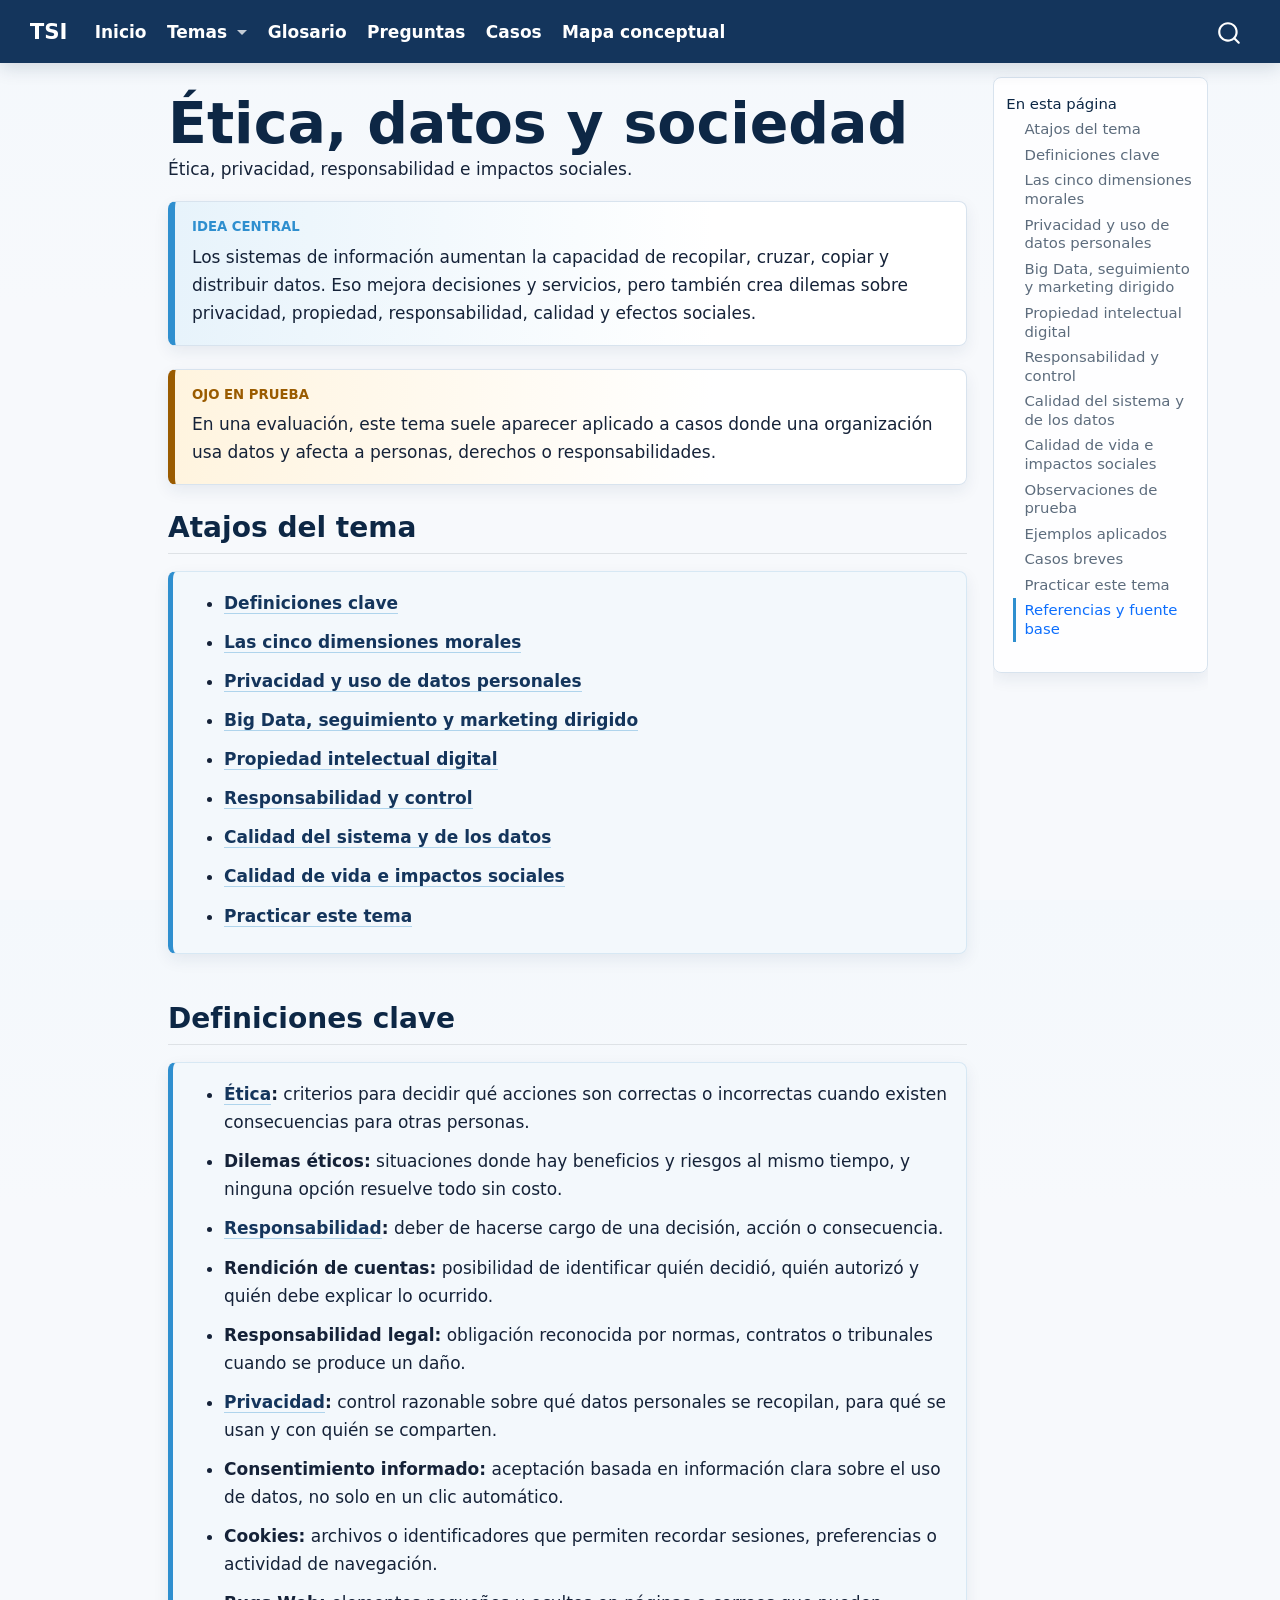
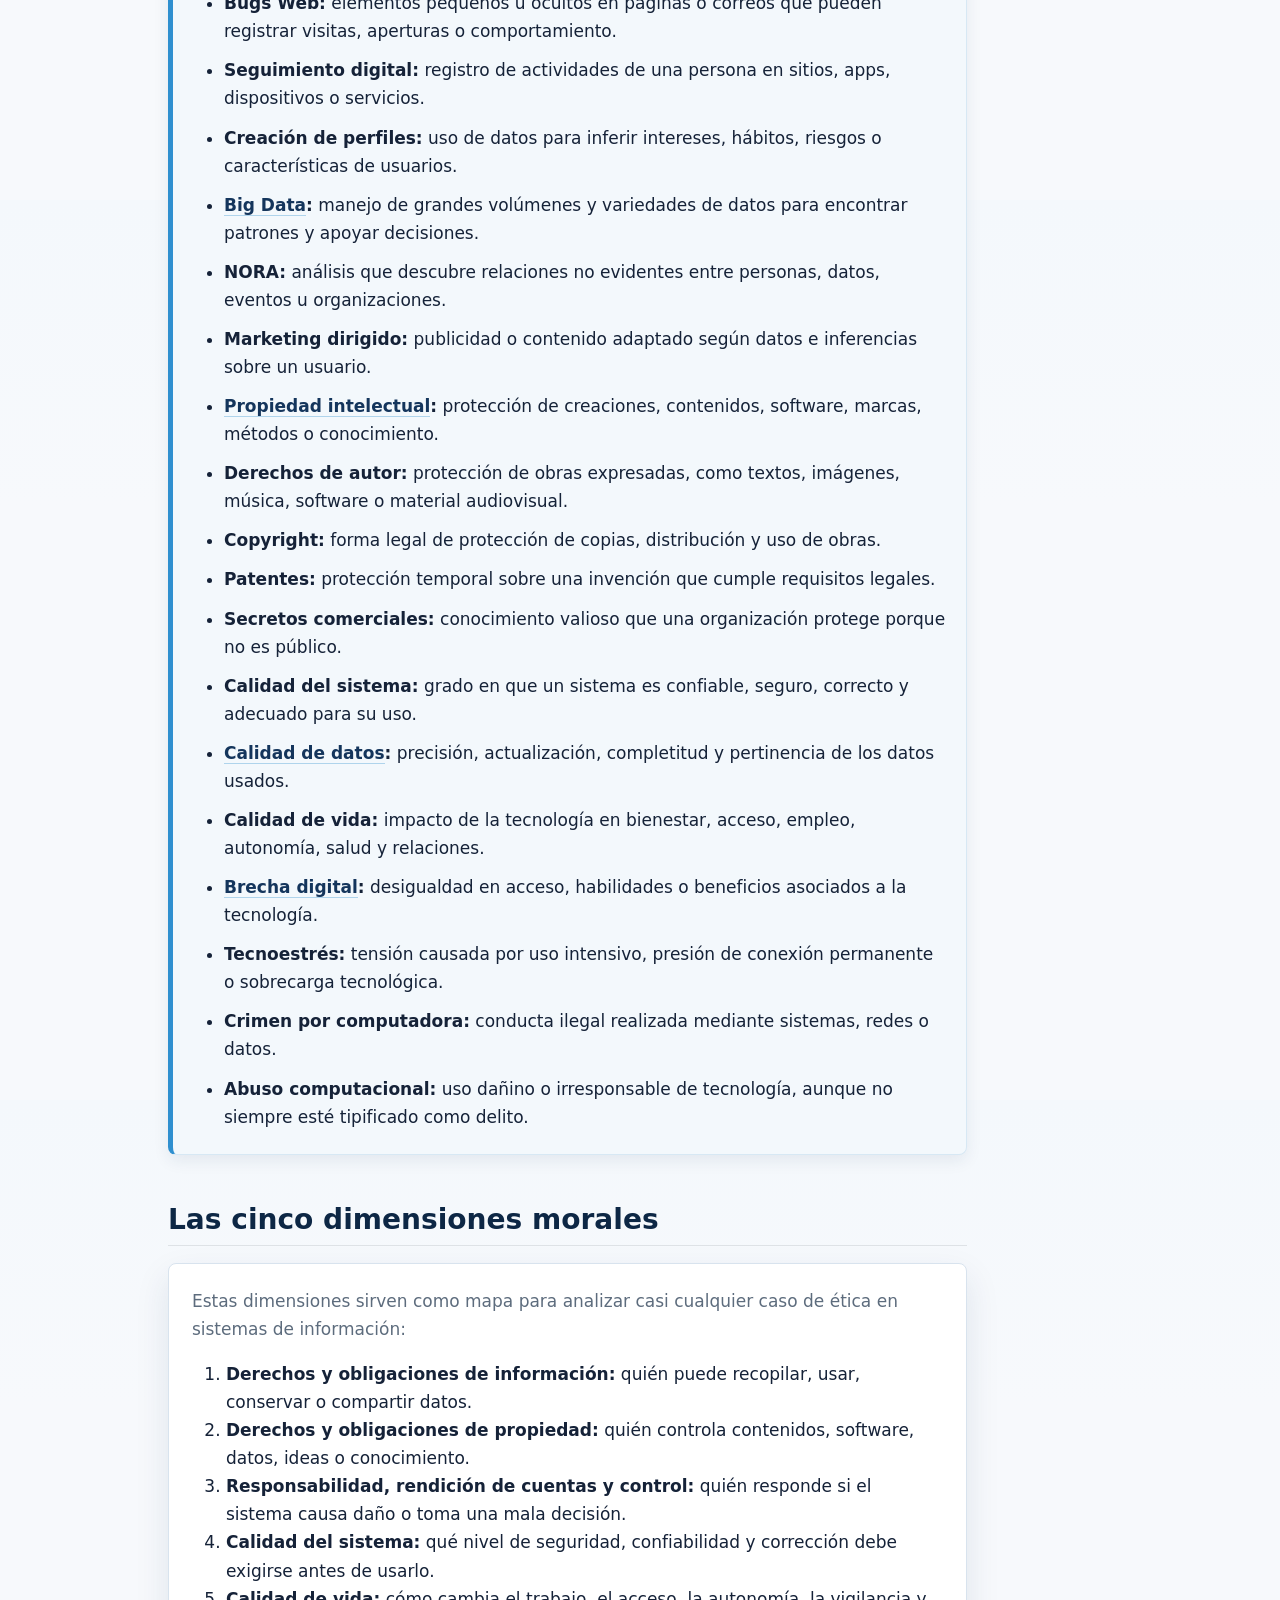
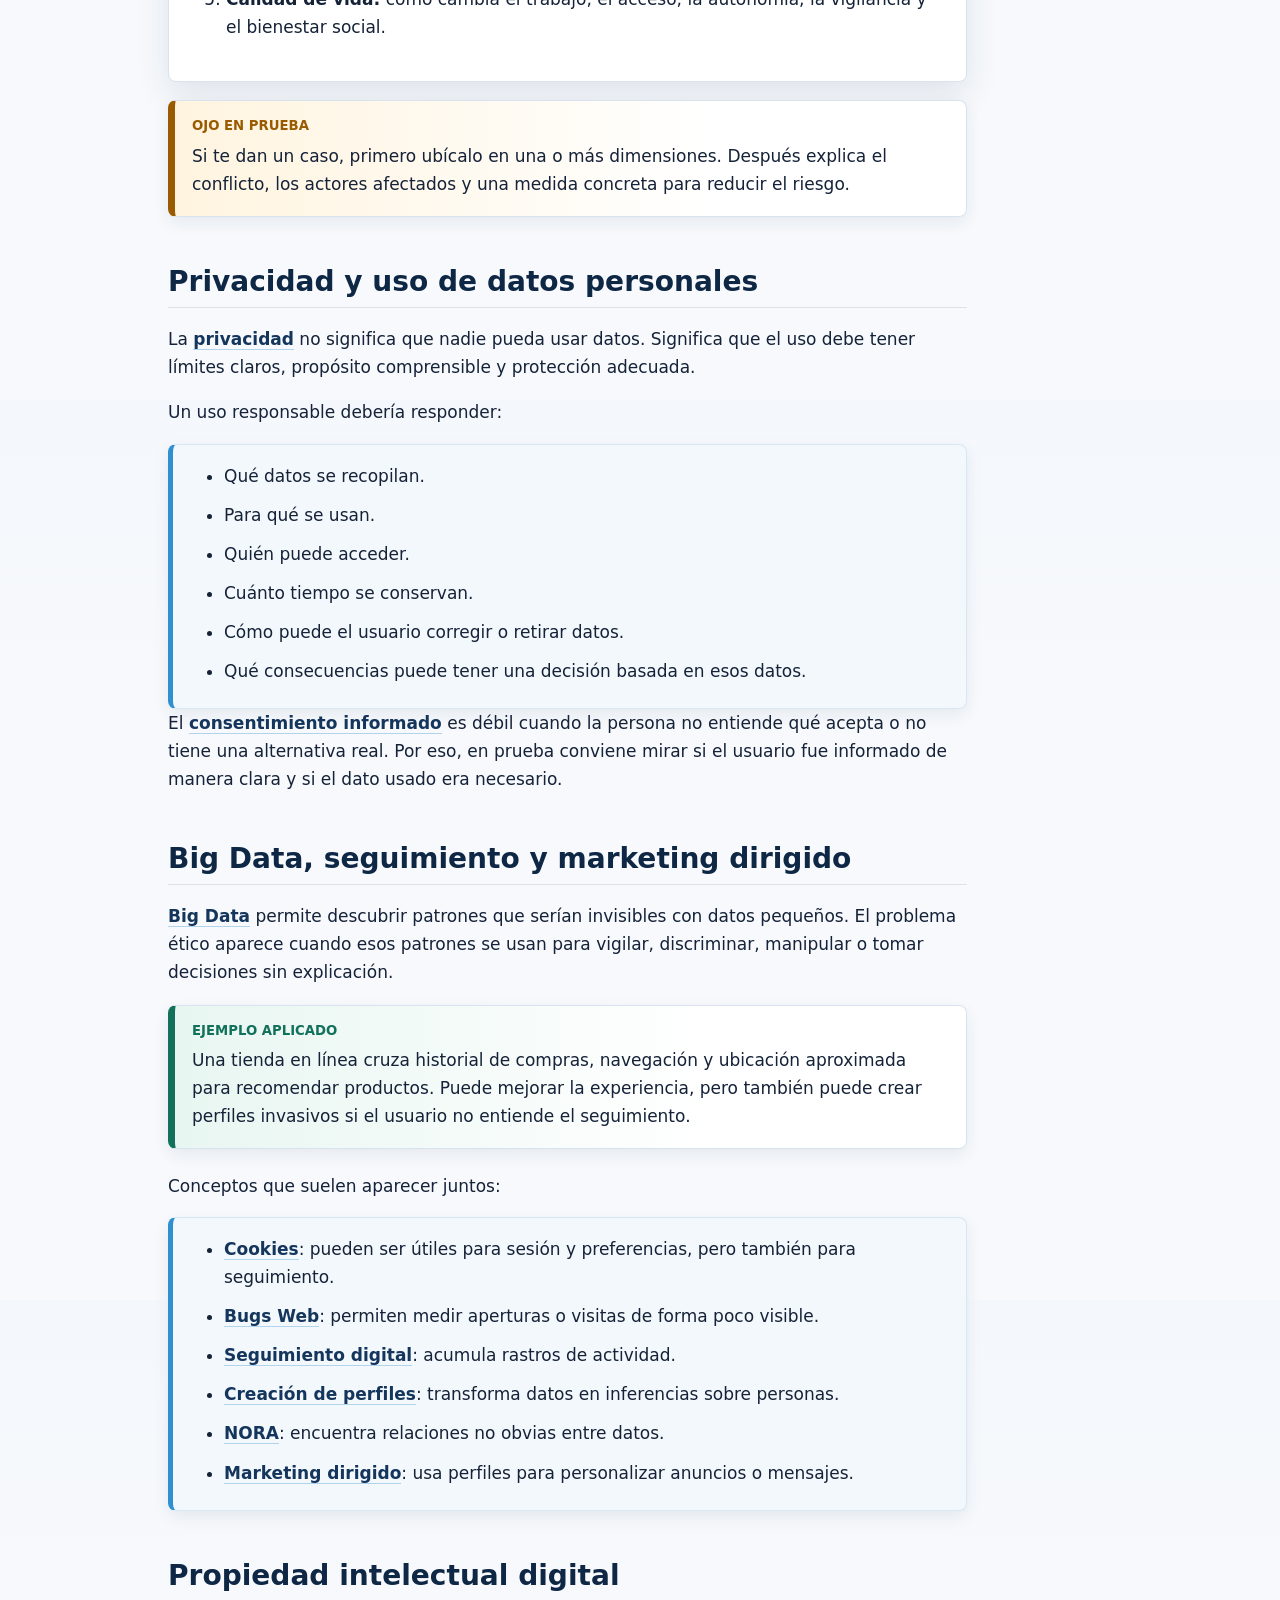
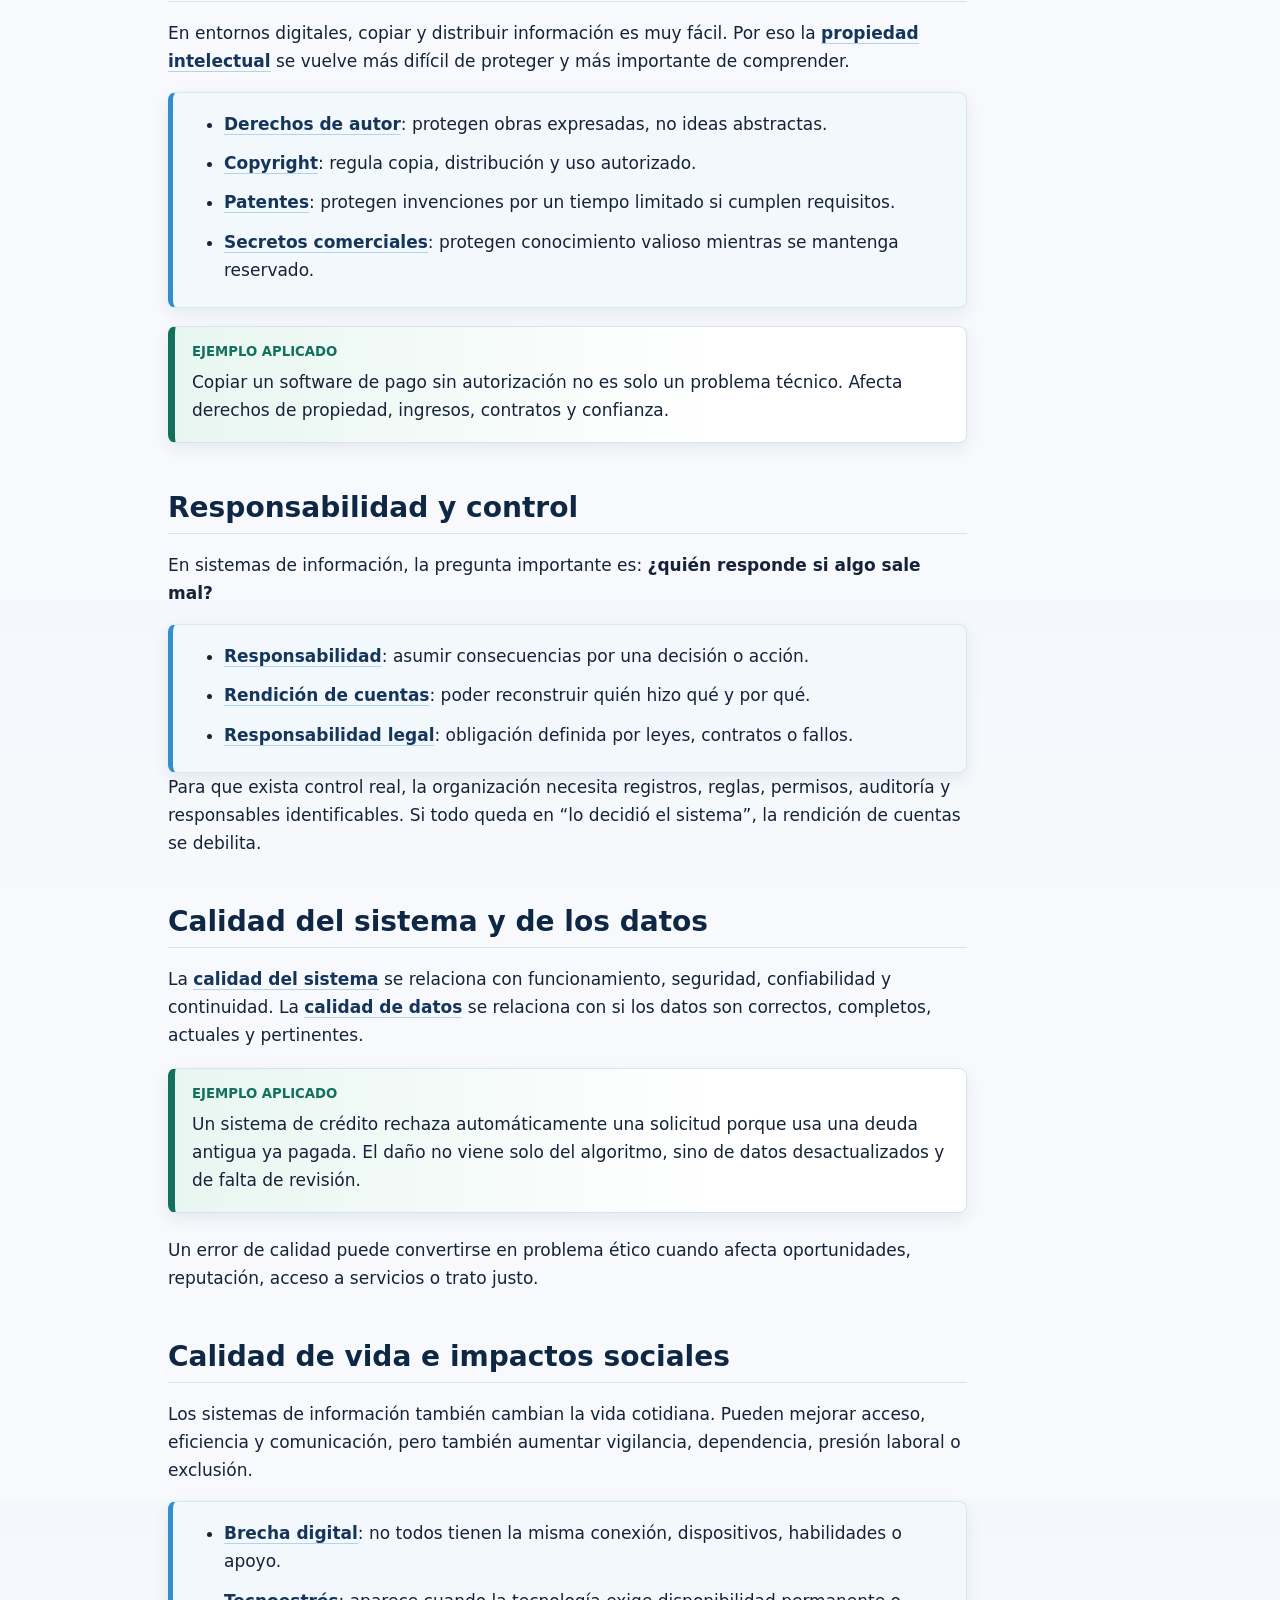
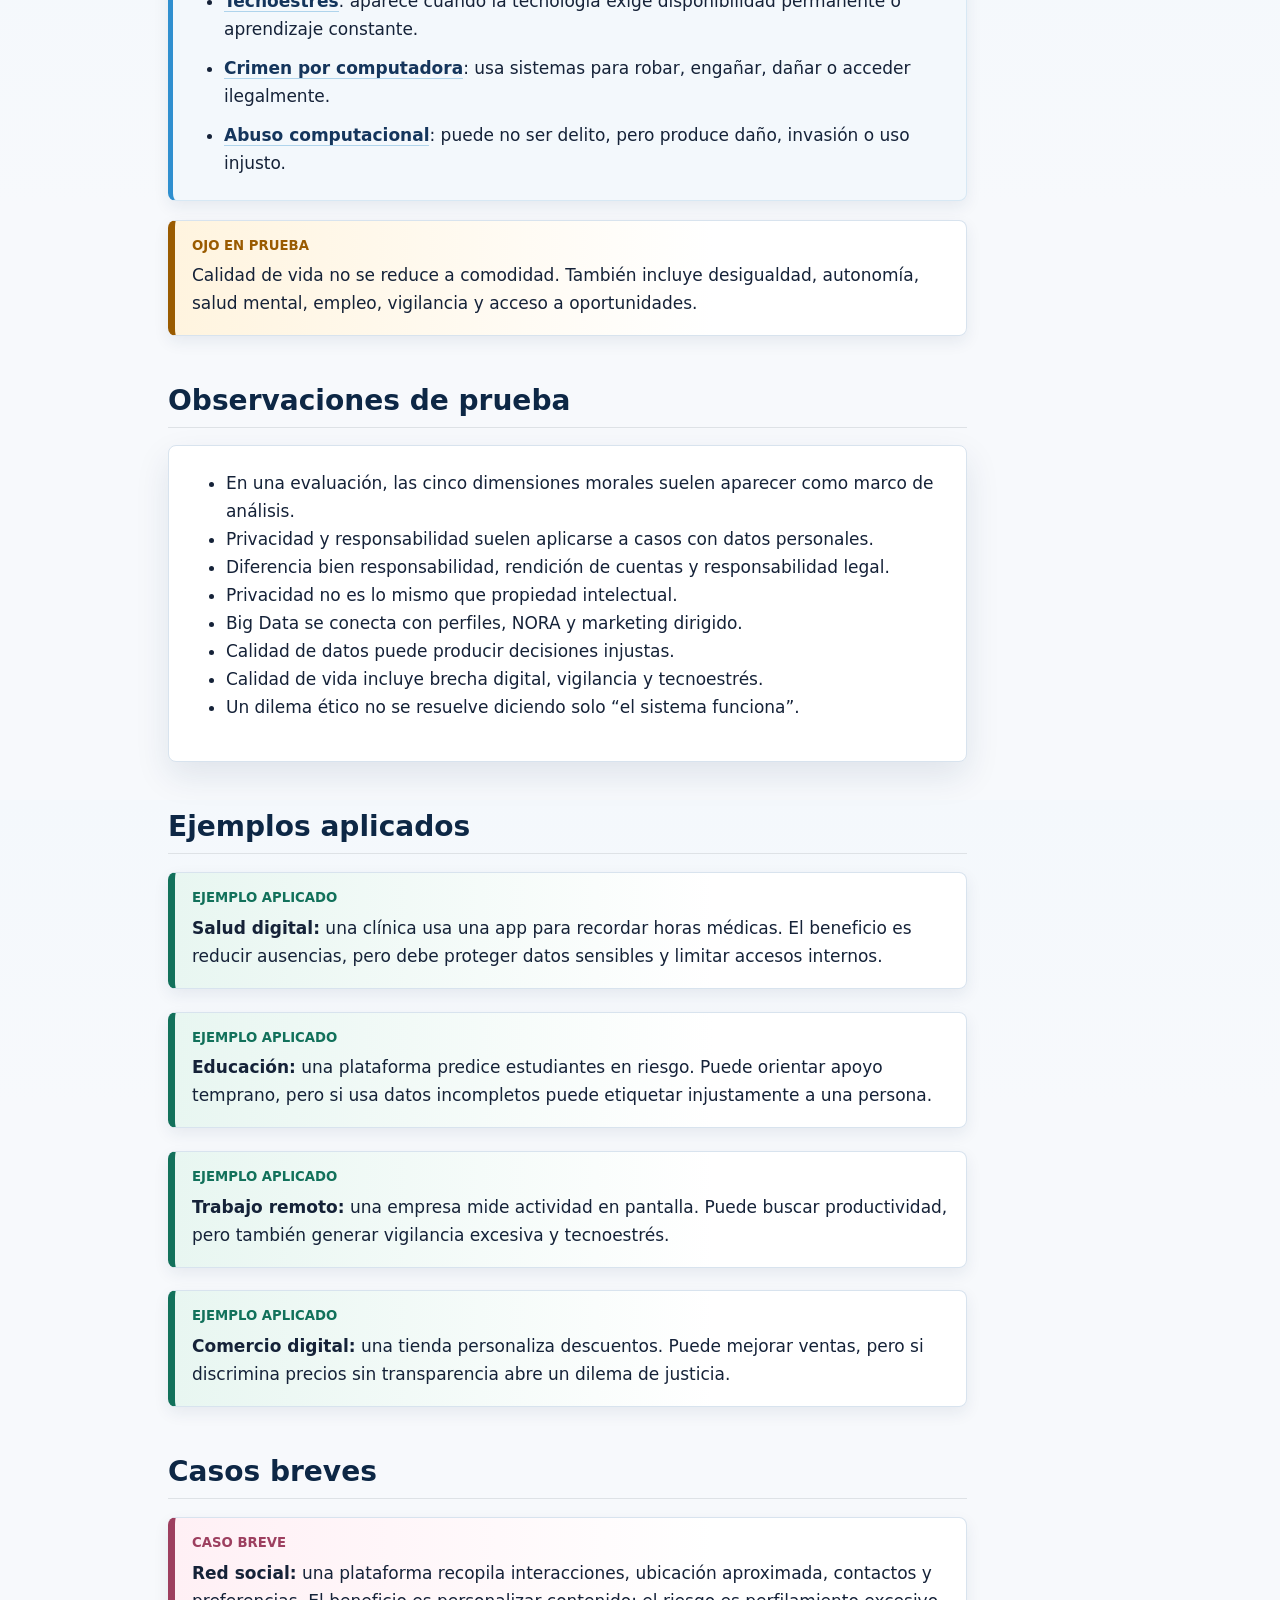
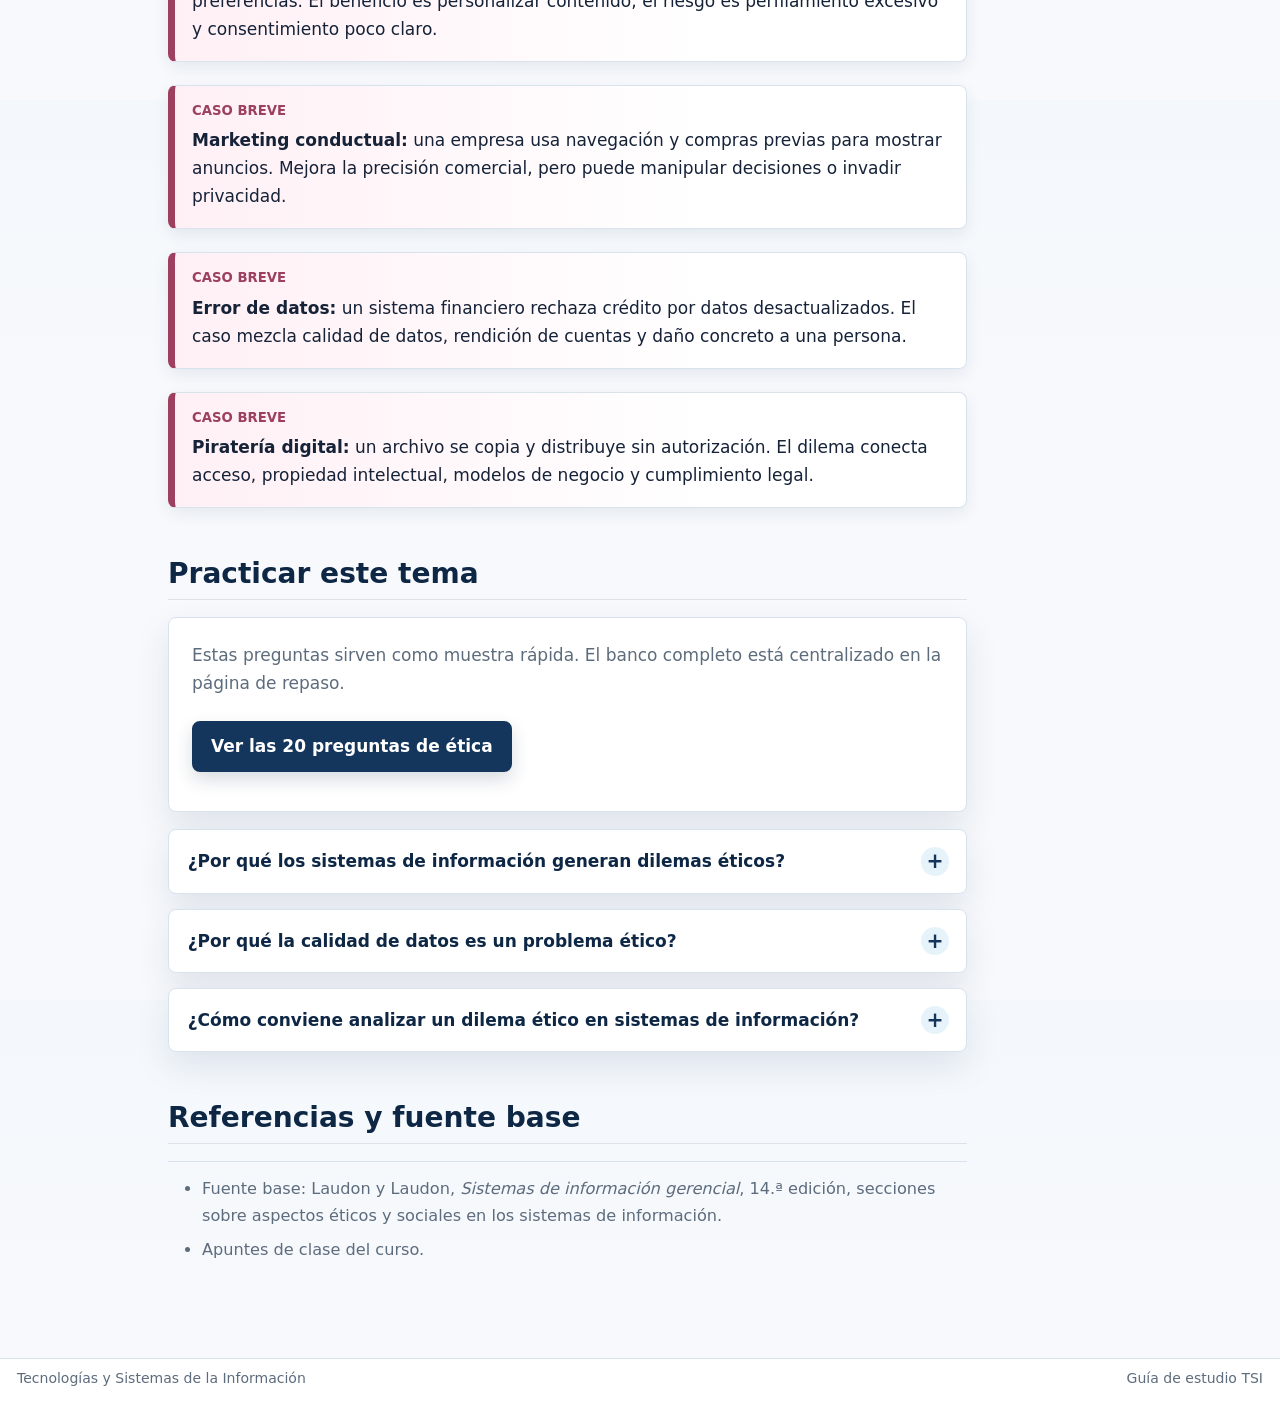
<file: docs/temas/etica-datos-sociedad.html>
<!DOCTYPE html>
<html xmlns="http://www.w3.org/1999/xhtml" lang="es" xml:lang="es"><head>

<meta charset="utf-8">
<meta name="generator" content="quarto-1.9.37">

<meta name="viewport" content="width=device-width, initial-scale=1.0, user-scalable=yes">

<meta name="description" content="Ética, privacidad, responsabilidad e impactos sociales.">

<title>Ética, datos y sociedad – Tecnologías y Sistemas de la Información</title>
<style>
/* Default styles provided by pandoc.
** See https://pandoc.org/MANUAL.html#variables-for-html for config info.
*/
code{white-space: pre-wrap;}
span.smallcaps{font-variant: small-caps;}
div.columns{display: flex; gap: min(4vw, 1.5em);}
div.column{flex: auto; overflow-x: auto;}
div.hanging-indent{margin-left: 1.5em; text-indent: -1.5em;}
ul.task-list{list-style: none;}
ul.task-list li input[type="checkbox"] {
  width: 0.8em;
  margin: 0 0.8em 0.2em -1em; /* quarto-specific, see https://github.com/quarto-dev/quarto-cli/issues/4556 */
  vertical-align: middle;
}
</style>


<script src="../site_libs/quarto-nav/quarto-nav.js"></script>
<script src="../site_libs/quarto-nav/headroom.min.js"></script>
<script src="../site_libs/clipboard/clipboard.min.js"></script>
<script src="../site_libs/quarto-search/autocomplete.umd.js"></script>
<script src="../site_libs/quarto-search/fuse.min.js"></script>
<script src="../site_libs/quarto-search/quarto-search.js"></script>
<meta name="quarto:offset" content="../">
<script src="../site_libs/quarto-html/quarto.js" type="module"></script>
<script src="../site_libs/quarto-html/tabsets/tabsets.js" type="module"></script>
<script src="../site_libs/quarto-html/popper.min.js"></script>
<script src="../site_libs/quarto-html/tippy.umd.min.js"></script>
<script src="../site_libs/quarto-html/anchor.min.js"></script>
<link href="../site_libs/quarto-html/tippy.css" rel="stylesheet">
<link href="../site_libs/quarto-html/quarto-syntax-highlighting-7f8f88aac4f3542376d5c11b86a4c14d.css" rel="stylesheet" id="quarto-text-highlighting-styles">
<script src="../site_libs/bootstrap/bootstrap.min.js"></script>
<link href="../site_libs/bootstrap/bootstrap-icons.css" rel="stylesheet">
<link href="../site_libs/bootstrap/bootstrap-caf81333e83b2128e3baa7a176d73074.min.css" rel="stylesheet" append-hash="true" id="quarto-bootstrap" data-mode="light">
<script id="quarto-search-options" type="application/json">{
  "location": "navbar",
  "copy-button": false,
  "collapse-after": 3,
  "panel-placement": "end",
  "type": "overlay",
  "limit": 50,
  "keyboard-shortcut": [
    "f",
    "/",
    "s"
  ],
  "show-item-context": false,
  "language": {
    "search-no-results-text": "No se han encontrado resultados",
    "search-matching-documents-text": "documentos encontrados",
    "search-copy-link-title": "Copiar el enlace en la búsqueda",
    "search-hide-matches-text": "Ocultar resultados adicionales",
    "search-more-match-text": "resultado adicional en este documento",
    "search-more-matches-text": "resultados adicionales en este documento",
    "search-clear-button-title": "Borrar",
    "search-text-placeholder": "",
    "search-detached-cancel-button-title": "Cancelar",
    "search-submit-button-title": "Enviar",
    "search-label": "Buscar"
  }
}</script>
<style>html{ scroll-behavior: smooth; }</style>


<link rel="stylesheet" href="../assets/css/styles.css">
</head>

<body class="nav-fixed quarto-light">

<div id="quarto-search-results"></div>
  <header id="quarto-header" class="headroom fixed-top">
    <nav class="navbar navbar-expand-lg " data-bs-theme="dark">
      <div class="navbar-container container-fluid">
      <div class="navbar-brand-container mx-auto">
    <a class="navbar-brand" href="../index.html">
    <span class="navbar-title">TSI</span>
    </a>
  </div>
            <div id="quarto-search" class="" title="Buscar"></div>
          <button class="navbar-toggler" type="button" data-bs-toggle="collapse" data-bs-target="#navbarCollapse" aria-controls="navbarCollapse" role="menu" aria-expanded="false" aria-label="Navegación de palanca" onclick="if (window.quartoToggleHeadroom) { window.quartoToggleHeadroom(); }">
  <span class="navbar-toggler-icon"></span>
</button>
          <div class="collapse navbar-collapse" id="navbarCollapse">
            <ul class="navbar-nav navbar-nav-scroll me-auto">
  <li class="nav-item">
    <a class="nav-link" href="../index.html">
<span class="menu-text">Inicio</span></a>
  </li>
  <li class="nav-item dropdown ">
    <a class="nav-link dropdown-toggle" href="#" id="nav-menu-temas" role="link" data-bs-toggle="dropdown" aria-expanded="false">
 <span class="menu-text">Temas</span>
    </a>
    <ul class="dropdown-menu" aria-labelledby="nav-menu-temas">
        <li>
    <a class="dropdown-item" href="../temas/etica-datos-sociedad.html">
 <span class="dropdown-text">Ética, datos y sociedad</span></a>
  </li>
        <li>
    <a class="dropdown-item" href="../temas/redes-internet-movilidad.html">
 <span class="dropdown-text">Redes, Internet y movilidad</span></a>
  </li>
        <li>
    <a class="dropdown-item" href="../temas/comercio-digital.html">
 <span class="dropdown-text">Comercio digital</span></a>
  </li>
        <li>
    <a class="dropdown-item" href="../temas/creacion-sistemas.html">
 <span class="dropdown-text">Creación y cambio de sistemas</span></a>
  </li>
    </ul>
  </li>
  <li class="nav-item">
    <a class="nav-link" href="../repaso/glosario.html">
<span class="menu-text">Glosario</span></a>
  </li>
  <li class="nav-item">
    <a class="nav-link" href="../repaso/preguntas.html">
<span class="menu-text">Preguntas</span></a>
  </li>
  <li class="nav-item">
    <a class="nav-link" href="../repaso/casos.html">
<span class="menu-text">Casos</span></a>
  </li>
  <li class="nav-item">
    <a class="nav-link" href="../repaso/mapa-conceptual.html">
<span class="menu-text">Mapa conceptual</span></a>
  </li>
</ul>
          </div> <!-- /navcollapse -->
            <div class="quarto-navbar-tools">
</div>
      </div> <!-- /container-fluid -->
    </nav>
</header>
<!-- content -->
<div id="quarto-content" class="quarto-container page-columns page-rows-contents page-layout-article page-navbar">
<!-- sidebar -->
<!-- margin-sidebar -->
    <div id="quarto-margin-sidebar" class="sidebar margin-sidebar">
        <nav id="TOC" role="doc-toc" class="toc-active">
    <h2 id="toc-title">En esta página</h2>

  <ul class="collapse">
  <li><a href="#atajos-del-tema" id="toc-atajos-del-tema" class="nav-link active" data-scroll-target="#atajos-del-tema">Atajos del tema</a></li>
  <li><a href="#definiciones-clave" id="toc-definiciones-clave" class="nav-link" data-scroll-target="#definiciones-clave">Definiciones clave</a></li>
  <li><a href="#cinco-dimensiones-morales" id="toc-cinco-dimensiones-morales" class="nav-link" data-scroll-target="#cinco-dimensiones-morales">Las cinco dimensiones morales</a></li>
  <li><a href="#privacidad-datos" id="toc-privacidad-datos" class="nav-link" data-scroll-target="#privacidad-datos">Privacidad y uso de datos personales</a></li>
  <li><a href="#big-data-seguimiento-marketing" id="toc-big-data-seguimiento-marketing" class="nav-link" data-scroll-target="#big-data-seguimiento-marketing">Big Data, seguimiento y marketing dirigido</a></li>
  <li><a href="#propiedad-intelectual-digital" id="toc-propiedad-intelectual-digital" class="nav-link" data-scroll-target="#propiedad-intelectual-digital">Propiedad intelectual digital</a></li>
  <li><a href="#responsabilidad-control" id="toc-responsabilidad-control" class="nav-link" data-scroll-target="#responsabilidad-control">Responsabilidad y control</a></li>
  <li><a href="#calidad-sistema-datos" id="toc-calidad-sistema-datos" class="nav-link" data-scroll-target="#calidad-sistema-datos">Calidad del sistema y de los datos</a></li>
  <li><a href="#calidad-vida-impactos" id="toc-calidad-vida-impactos" class="nav-link" data-scroll-target="#calidad-vida-impactos">Calidad de vida e impactos sociales</a></li>
  <li><a href="#observaciones-de-prueba" id="toc-observaciones-de-prueba" class="nav-link" data-scroll-target="#observaciones-de-prueba">Observaciones de prueba</a></li>
  <li><a href="#ejemplos-aplicados" id="toc-ejemplos-aplicados" class="nav-link" data-scroll-target="#ejemplos-aplicados">Ejemplos aplicados</a></li>
  <li><a href="#casos-breves" id="toc-casos-breves" class="nav-link" data-scroll-target="#casos-breves">Casos breves</a></li>
  <li><a href="#preguntas-conceptuales" id="toc-preguntas-conceptuales" class="nav-link" data-scroll-target="#preguntas-conceptuales">Practicar este tema</a></li>
  <li><a href="#referencias-fuente-base" id="toc-referencias-fuente-base" class="nav-link" data-scroll-target="#referencias-fuente-base">Referencias y fuente base</a></li>
  </ul>
</nav>
    </div>
<!-- main -->
<main class="content" id="quarto-document-content">

<header id="title-block-header" class="quarto-title-block default">
<div class="quarto-title">
<h1 class="title">Ética, datos y sociedad</h1>
</div>

<div>
  <div class="description">
    Ética, privacidad, responsabilidad e impactos sociales.
  </div>
</div>


<div class="quarto-title-meta">




  </div>



</header>


<div class="idea-central">
<p>Los sistemas de información aumentan la capacidad de recopilar, cruzar, copiar y distribuir datos. Eso mejora decisiones y servicios, pero también crea dilemas sobre privacidad, propiedad, responsabilidad, calidad y efectos sociales.</p>
</div>
<div class="ojo-prueba">
<p>En una evaluación, este tema suele aparecer aplicado a casos donde una organización usa datos y afecta a personas, derechos o responsabilidades.</p>
</div>
<section id="atajos-del-tema" class="level2">
<h2 class="anchored" data-anchor-id="atajos-del-tema">Atajos del tema</h2>
<div class="concept-list">
<ul>
<li><a href="#definiciones-clave">Definiciones clave</a></li>
<li><a href="#cinco-dimensiones-morales">Las cinco dimensiones morales</a></li>
<li><a href="#privacidad-datos">Privacidad y uso de datos personales</a></li>
<li><a href="#big-data-seguimiento-marketing">Big Data, seguimiento y marketing dirigido</a></li>
<li><a href="#propiedad-intelectual-digital">Propiedad intelectual digital</a></li>
<li><a href="#responsabilidad-control">Responsabilidad y control</a></li>
<li><a href="#calidad-sistema-datos">Calidad del sistema y de los datos</a></li>
<li><a href="#calidad-vida-impactos">Calidad de vida e impactos sociales</a></li>
<li><a href="#preguntas-conceptuales">Practicar este tema</a></li>
</ul>
</div>
</section>
<section id="definiciones-clave" class="level2">
<h2 class="anchored" data-anchor-id="definiciones-clave">Definiciones clave</h2>
<div class="concept-list">
<ul>
<li><span id="etica"></span><strong><a href="../repaso/glosario.html#etica">Ética</a>:</strong> criterios para decidir qué acciones son correctas o incorrectas cuando existen consecuencias para otras personas.</li>
<li><span id="dilemas-eticos"></span><strong>Dilemas éticos:</strong> situaciones donde hay beneficios y riesgos al mismo tiempo, y ninguna opción resuelve todo sin costo.</li>
<li><span id="responsabilidad"></span><strong><a href="../repaso/glosario.html#responsabilidad">Responsabilidad</a>:</strong> deber de hacerse cargo de una decisión, acción o consecuencia.</li>
<li><span id="rendicion-de-cuentas"></span><strong>Rendición de cuentas:</strong> posibilidad de identificar quién decidió, quién autorizó y quién debe explicar lo ocurrido.</li>
<li><span id="responsabilidad-legal"></span><strong>Responsabilidad legal:</strong> obligación reconocida por normas, contratos o tribunales cuando se produce un daño.</li>
<li><span id="privacidad"></span><strong><a href="../repaso/glosario.html#privacidad">Privacidad</a>:</strong> control razonable sobre qué datos personales se recopilan, para qué se usan y con quién se comparten.</li>
<li><span id="consentimiento-informado"></span><strong>Consentimiento informado:</strong> aceptación basada en información clara sobre el uso de datos, no solo en un clic automático.</li>
<li><span id="cookies"></span><strong>Cookies:</strong> archivos o identificadores que permiten recordar sesiones, preferencias o actividad de navegación.</li>
<li><span id="bugs-web"></span><strong>Bugs Web:</strong> elementos pequeños u ocultos en páginas o correos que pueden registrar visitas, aperturas o comportamiento.</li>
<li><span id="seguimiento-digital"></span><strong>Seguimiento digital:</strong> registro de actividades de una persona en sitios, apps, dispositivos o servicios.</li>
<li><span id="creacion-de-perfiles"></span><strong>Creación de perfiles:</strong> uso de datos para inferir intereses, hábitos, riesgos o características de usuarios.</li>
<li><span id="big-data"></span><strong><a href="../repaso/glosario.html#big-data">Big Data</a>:</strong> manejo de grandes volúmenes y variedades de datos para encontrar patrones y apoyar decisiones.</li>
<li><span id="nora"></span><strong>NORA:</strong> análisis que descubre relaciones no evidentes entre personas, datos, eventos u organizaciones.</li>
<li><span id="marketing-dirigido"></span><strong>Marketing dirigido:</strong> publicidad o contenido adaptado según datos e inferencias sobre un usuario.</li>
<li><span id="propiedad-intelectual"></span><strong><a href="../repaso/glosario.html#propiedad-intelectual">Propiedad intelectual</a>:</strong> protección de creaciones, contenidos, software, marcas, métodos o conocimiento.</li>
<li><span id="derechos-de-autor"></span><strong>Derechos de autor:</strong> protección de obras expresadas, como textos, imágenes, música, software o material audiovisual.</li>
<li><span id="copyright"></span><strong>Copyright:</strong> forma legal de protección de copias, distribución y uso de obras.</li>
<li><span id="patentes"></span><strong>Patentes:</strong> protección temporal sobre una invención que cumple requisitos legales.</li>
<li><span id="secretos-comerciales"></span><strong>Secretos comerciales:</strong> conocimiento valioso que una organización protege porque no es público.</li>
<li><span id="calidad-del-sistema"></span><strong>Calidad del sistema:</strong> grado en que un sistema es confiable, seguro, correcto y adecuado para su uso.</li>
<li><span id="calidad-de-datos"></span><strong><a href="../repaso/glosario.html#calidad-de-datos">Calidad de datos</a>:</strong> precisión, actualización, completitud y pertinencia de los datos usados.</li>
<li><span id="calidad-de-vida"></span><strong>Calidad de vida:</strong> impacto de la tecnología en bienestar, acceso, empleo, autonomía, salud y relaciones.</li>
<li><span id="brecha-digital"></span><strong><a href="../repaso/glosario.html#brecha-digital">Brecha digital</a>:</strong> desigualdad en acceso, habilidades o beneficios asociados a la tecnología.</li>
<li><span id="tecnoestres"></span><strong>Tecnoestrés:</strong> tensión causada por uso intensivo, presión de conexión permanente o sobrecarga tecnológica.</li>
<li><span id="crimen-por-computadora"></span><strong>Crimen por computadora:</strong> conducta ilegal realizada mediante sistemas, redes o datos.</li>
<li><span id="abuso-computacional"></span><strong>Abuso computacional:</strong> uso dañino o irresponsable de tecnología, aunque no siempre esté tipificado como delito.</li>
</ul>
</div>
</section>
<section id="cinco-dimensiones-morales" class="level2">
<h2 class="anchored" data-anchor-id="cinco-dimensiones-morales">Las cinco dimensiones morales</h2>
<div class="wide-card">
<p>Estas dimensiones sirven como mapa para analizar casi cualquier caso de ética en sistemas de información:</p>
<ol type="1">
<li><strong>Derechos y obligaciones de información:</strong> quién puede recopilar, usar, conservar o compartir datos.</li>
<li><strong>Derechos y obligaciones de propiedad:</strong> quién controla contenidos, software, datos, ideas o conocimiento.</li>
<li><strong>Responsabilidad, rendición de cuentas y control:</strong> quién responde si el sistema causa daño o toma una mala decisión.</li>
<li><strong>Calidad del sistema:</strong> qué nivel de seguridad, confiabilidad y corrección debe exigirse antes de usarlo.</li>
<li><strong>Calidad de vida:</strong> cómo cambia el trabajo, el acceso, la autonomía, la vigilancia y el bienestar social.</li>
</ol>
</div>
<div class="ojo-prueba">
<p>Si te dan un caso, primero ubícalo en una o más dimensiones. Después explica el conflicto, los actores afectados y una medida concreta para reducir el riesgo.</p>
</div>
</section>
<section id="privacidad-datos" class="level2">
<h2 class="anchored" data-anchor-id="privacidad-datos">Privacidad y uso de datos personales</h2>
<p>La <a href="#privacidad">privacidad</a> no significa que nadie pueda usar datos. Significa que el uso debe tener límites claros, propósito comprensible y protección adecuada.</p>
<p>Un uso responsable debería responder:</p>
<div class="concept-list">
<ul>
<li>Qué datos se recopilan.</li>
<li>Para qué se usan.</li>
<li>Quién puede acceder.</li>
<li>Cuánto tiempo se conservan.</li>
<li>Cómo puede el usuario corregir o retirar datos.</li>
<li>Qué consecuencias puede tener una decisión basada en esos datos.</li>
</ul>
</div>
<p>El <a href="#consentimiento-informado">consentimiento informado</a> es débil cuando la persona no entiende qué acepta o no tiene una alternativa real. Por eso, en prueba conviene mirar si el usuario fue informado de manera clara y si el dato usado era necesario.</p>
</section>
<section id="big-data-seguimiento-marketing" class="level2">
<h2 class="anchored" data-anchor-id="big-data-seguimiento-marketing">Big Data, seguimiento y marketing dirigido</h2>
<p><a href="#big-data">Big Data</a> permite descubrir patrones que serían invisibles con datos pequeños. El problema ético aparece cuando esos patrones se usan para vigilar, discriminar, manipular o tomar decisiones sin explicación.</p>
<div class="ejemplo">
<p>Una tienda en línea cruza historial de compras, navegación y ubicación aproximada para recomendar productos. Puede mejorar la experiencia, pero también puede crear perfiles invasivos si el usuario no entiende el seguimiento.</p>
</div>
<p>Conceptos que suelen aparecer juntos:</p>
<div class="concept-list">
<ul>
<li><a href="#cookies">Cookies</a>: pueden ser útiles para sesión y preferencias, pero también para seguimiento.</li>
<li><a href="#bugs-web">Bugs Web</a>: permiten medir aperturas o visitas de forma poco visible.</li>
<li><a href="#seguimiento-digital">Seguimiento digital</a>: acumula rastros de actividad.</li>
<li><a href="#creacion-de-perfiles">Creación de perfiles</a>: transforma datos en inferencias sobre personas.</li>
<li><a href="#nora">NORA</a>: encuentra relaciones no obvias entre datos.</li>
<li><a href="#marketing-dirigido">Marketing dirigido</a>: usa perfiles para personalizar anuncios o mensajes.</li>
</ul>
</div>
</section>
<section id="propiedad-intelectual-digital" class="level2">
<h2 class="anchored" data-anchor-id="propiedad-intelectual-digital">Propiedad intelectual digital</h2>
<p>En entornos digitales, copiar y distribuir información es muy fácil. Por eso la <a href="#propiedad-intelectual">propiedad intelectual</a> se vuelve más difícil de proteger y más importante de comprender.</p>
<div class="concept-list">
<ul>
<li><a href="#derechos-de-autor">Derechos de autor</a>: protegen obras expresadas, no ideas abstractas.</li>
<li><a href="#copyright">Copyright</a>: regula copia, distribución y uso autorizado.</li>
<li><a href="#patentes">Patentes</a>: protegen invenciones por un tiempo limitado si cumplen requisitos.</li>
<li><a href="#secretos-comerciales">Secretos comerciales</a>: protegen conocimiento valioso mientras se mantenga reservado.</li>
</ul>
</div>
<div class="ejemplo">
<p>Copiar un software de pago sin autorización no es solo un problema técnico. Afecta derechos de propiedad, ingresos, contratos y confianza.</p>
</div>
</section>
<section id="responsabilidad-control" class="level2">
<h2 class="anchored" data-anchor-id="responsabilidad-control">Responsabilidad y control</h2>
<p>En sistemas de información, la pregunta importante es: <strong>¿quién responde si algo sale mal?</strong></p>
<div class="concept-list">
<ul>
<li><a href="#responsabilidad">Responsabilidad</a>: asumir consecuencias por una decisión o acción.</li>
<li><a href="#rendicion-de-cuentas">Rendición de cuentas</a>: poder reconstruir quién hizo qué y por qué.</li>
<li><a href="#responsabilidad-legal">Responsabilidad legal</a>: obligación definida por leyes, contratos o fallos.</li>
</ul>
</div>
<p>Para que exista control real, la organización necesita registros, reglas, permisos, auditoría y responsables identificables. Si todo queda en “lo decidió el sistema”, la rendición de cuentas se debilita.</p>
</section>
<section id="calidad-sistema-datos" class="level2">
<h2 class="anchored" data-anchor-id="calidad-sistema-datos">Calidad del sistema y de los datos</h2>
<p>La <a href="#calidad-del-sistema">calidad del sistema</a> se relaciona con funcionamiento, seguridad, confiabilidad y continuidad. La <a href="#calidad-de-datos">calidad de datos</a> se relaciona con si los datos son correctos, completos, actuales y pertinentes.</p>
<div class="ejemplo">
<p>Un sistema de crédito rechaza automáticamente una solicitud porque usa una deuda antigua ya pagada. El daño no viene solo del algoritmo, sino de datos desactualizados y de falta de revisión.</p>
</div>
<p>Un error de calidad puede convertirse en problema ético cuando afecta oportunidades, reputación, acceso a servicios o trato justo.</p>
</section>
<section id="calidad-vida-impactos" class="level2">
<h2 class="anchored" data-anchor-id="calidad-vida-impactos">Calidad de vida e impactos sociales</h2>
<p>Los sistemas de información también cambian la vida cotidiana. Pueden mejorar acceso, eficiencia y comunicación, pero también aumentar vigilancia, dependencia, presión laboral o exclusión.</p>
<div class="concept-list">
<ul>
<li><a href="#brecha-digital">Brecha digital</a>: no todos tienen la misma conexión, dispositivos, habilidades o apoyo.</li>
<li><a href="#tecnoestres">Tecnoestrés</a>: aparece cuando la tecnología exige disponibilidad permanente o aprendizaje constante.</li>
<li><a href="#crimen-por-computadora">Crimen por computadora</a>: usa sistemas para robar, engañar, dañar o acceder ilegalmente.</li>
<li><a href="#abuso-computacional">Abuso computacional</a>: puede no ser delito, pero produce daño, invasión o uso injusto.</li>
</ul>
</div>
<div class="ojo-prueba">
<p>Calidad de vida no se reduce a comodidad. También incluye desigualdad, autonomía, salud mental, empleo, vigilancia y acceso a oportunidades.</p>
</div>
</section>
<section id="observaciones-de-prueba" class="level2">
<h2 class="anchored" data-anchor-id="observaciones-de-prueba">Observaciones de prueba</h2>
<div class="wide-card">
<ul>
<li>En una evaluación, las cinco dimensiones morales suelen aparecer como marco de análisis.</li>
<li>Privacidad y responsabilidad suelen aplicarse a casos con datos personales.</li>
<li>Diferencia bien responsabilidad, rendición de cuentas y responsabilidad legal.</li>
<li>Privacidad no es lo mismo que propiedad intelectual.</li>
<li>Big Data se conecta con perfiles, NORA y marketing dirigido.</li>
<li>Calidad de datos puede producir decisiones injustas.</li>
<li>Calidad de vida incluye brecha digital, vigilancia y tecnoestrés.</li>
<li>Un dilema ético no se resuelve diciendo solo “el sistema funciona”.</li>
</ul>
</div>
</section>
<section id="ejemplos-aplicados" class="level2">
<h2 class="anchored" data-anchor-id="ejemplos-aplicados">Ejemplos aplicados</h2>
<div class="ejemplo">
<p><strong>Salud digital:</strong> una clínica usa una app para recordar horas médicas. El beneficio es reducir ausencias, pero debe proteger datos sensibles y limitar accesos internos.</p>
</div>
<div class="ejemplo">
<p><strong>Educación:</strong> una plataforma predice estudiantes en riesgo. Puede orientar apoyo temprano, pero si usa datos incompletos puede etiquetar injustamente a una persona.</p>
</div>
<div class="ejemplo">
<p><strong>Trabajo remoto:</strong> una empresa mide actividad en pantalla. Puede buscar productividad, pero también generar vigilancia excesiva y tecnoestrés.</p>
</div>
<div class="ejemplo">
<p><strong>Comercio digital:</strong> una tienda personaliza descuentos. Puede mejorar ventas, pero si discrimina precios sin transparencia abre un dilema de justicia.</p>
</div>
</section>
<section id="casos-breves" class="level2">
<h2 class="anchored" data-anchor-id="casos-breves">Casos breves</h2>
<div class="caso-breve">
<p><strong>Red social:</strong> una plataforma recopila interacciones, ubicación aproximada, contactos y preferencias. El beneficio es personalizar contenido; el riesgo es perfilamiento excesivo y consentimiento poco claro.</p>
</div>
<div class="caso-breve">
<p><strong>Marketing conductual:</strong> una empresa usa navegación y compras previas para mostrar anuncios. Mejora la precisión comercial, pero puede manipular decisiones o invadir privacidad.</p>
</div>
<div class="caso-breve">
<p><strong>Error de datos:</strong> un sistema financiero rechaza crédito por datos desactualizados. El caso mezcla calidad de datos, rendición de cuentas y daño concreto a una persona.</p>
</div>
<div class="caso-breve">
<p><strong>Piratería digital:</strong> un archivo se copia y distribuye sin autorización. El dilema conecta acceso, propiedad intelectual, modelos de negocio y cumplimiento legal.</p>
</div>
</section>
<section id="preguntas-conceptuales" class="level2">
<h2 class="anchored" data-anchor-id="preguntas-conceptuales">Practicar este tema</h2>
<div class="wide-card">
<p>Estas preguntas sirven como muestra rápida. El banco completo está centralizado en la página de repaso.</p>
<p><a href="../repaso/preguntas.html#etica-datos-sociedad" class="study-button">Ver las 20 preguntas de ética</a></p>
</div>
<div class="preguntas-practica">
<details class="pregunta" id="muestra-etica-dilemas">
<summary>
¿Por qué los sistemas de información generan dilemas éticos?
</summary>
<p>
Porque permiten recopilar, cruzar, copiar y distribuir datos a gran escala, lo que puede afectar privacidad, propiedad, responsabilidad y vida cotidiana.
</p>
</details>
<details class="pregunta" id="muestra-etica-calidad-datos">
<summary>
¿Por qué la calidad de datos es un problema ético?
</summary>
<p>
Porque datos erróneos, incompletos, desactualizados o sesgados pueden producir decisiones injustas o perjudiciales.
</p>
</details>
<details class="pregunta" id="muestra-etica-analisis-caso">
<summary>
¿Cómo conviene analizar un dilema ético en sistemas de información?
</summary>
<p>
Identificando actores afectados, datos usados, beneficios, daños, responsabilidades, alternativas y principios aplicables.
</p>
</details>
</div>
</section>
<section id="referencias-fuente-base" class="level2">
<h2 class="anchored" data-anchor-id="referencias-fuente-base">Referencias y fuente base</h2>
<div class="referencias-fuente">
<ul>
<li>Fuente base: Laudon y Laudon, <em>Sistemas de información gerencial</em>, 14.ª edición, secciones sobre aspectos éticos y sociales en los sistemas de información.</li>
<li>Apuntes de clase del curso.</li>
</ul>
</div>


</section>

</main> <!-- /main -->
<script>
(function () {
  "use strict";

  function currentDepthPrefix() {
    var path = window.location.pathname;
    if (path.indexOf("/temas/") !== -1 || path.indexOf("/repaso/") !== -1) {
      return "../";
    }
    return "";
  }

  function normalizedPath(value) {
    return value.replace(/\/$/, "/index.html");
  }

  function addBottomNav() {
    if (document.querySelector(".tsi-bottom-nav")) {
      return;
    }

    var prefix = currentDepthPrefix();
    var links = [
      { label: "Inicio", href: prefix + "index.html", match: "/index.html" },
      { label: "Temas", href: prefix + "index.html#temas", match: "/temas/" },
      { label: "Preguntas", href: prefix + "repaso/preguntas.html", match: "/repaso/preguntas.html" },
      { label: "Casos", href: prefix + "repaso/casos.html", match: "/repaso/casos.html" }
    ];

    var nav = document.createElement("nav");
    nav.className = "tsi-bottom-nav";
    nav.setAttribute("aria-label", "Navegación rápida");

    var current = normalizedPath(window.location.pathname);
    links.forEach(function (item) {
      var link = document.createElement("a");
      link.href = item.href;
      link.textContent = item.label;

      if (
        (item.match === "/index.html" && current.endsWith("/index.html") && window.location.hash !== "#temas") ||
        (item.match === "/temas/" && (current.indexOf("/temas/") !== -1 || window.location.hash === "#temas")) ||
        (item.match !== "/temas/" && current.endsWith(item.match))
      ) {
        link.setAttribute("aria-current", "page");
      }

      nav.appendChild(link);
    });

    document.body.appendChild(nav);
  }

  function addReadingProgress() {
    if (document.querySelector(".tsi-reading-progress")) {
      return;
    }

    var progress = document.createElement("div");
    var bar = document.createElement("div");
    progress.className = "tsi-reading-progress";
    progress.setAttribute("aria-hidden", "true");
    bar.className = "tsi-reading-progress__bar";
    progress.appendChild(bar);
    document.body.appendChild(progress);

    var ticking = false;
    function update() {
      var scrollMax = document.documentElement.scrollHeight - window.innerHeight;
      var ratio = scrollMax > 0 ? window.scrollY / scrollMax : 1;
      ratio = Math.min(Math.max(ratio, 0), 1);
      bar.style.transform = "scaleX(" + ratio + ")";
      ticking = false;
    }

    function requestUpdate() {
      if (!ticking) {
        window.requestAnimationFrame(update);
        ticking = true;
      }
    }

    update();
    window.addEventListener("scroll", requestUpdate, { passive: true });
    window.addEventListener("resize", requestUpdate);
  }

  function addBackToTopButton() {
    if (document.querySelector(".tsi-back-to-top")) {
      return;
    }

    var button = document.createElement("button");
    button.className = "tsi-back-to-top";
    button.type = "button";
    button.textContent = "↑";
    button.setAttribute("aria-label", "Volver arriba");
    button.title = "Volver arriba";
    document.body.appendChild(button);

    function updateVisibility() {
      if (window.scrollY > 420) {
        button.classList.add("is-visible");
      } else {
        button.classList.remove("is-visible");
      }
    }

    button.addEventListener("click", function () {
      window.scrollTo({ top: 0, behavior: "smooth" });
    });

    updateVisibility();
    window.addEventListener("scroll", updateVisibility, { passive: true });
  }

  function storageGet(key) {
    try {
      return window.localStorage.getItem(key);
    } catch (error) {
      return null;
    }
  }

  function storageSet(key, value) {
    try {
      window.localStorage.setItem(key, value);
    } catch (error) {
      return;
    }
  }

  function compactText(value) {
    return value.toLowerCase().replace(/\s+/g, " ").trim().slice(0, 90);
  }

  function questionKey(card, index) {
    var summary = card.querySelector("summary");
    var label = card.id || (summary ? compactText(summary.textContent) : "pregunta-" + index);
    return "tsi:pregunta:" + normalizedPath(window.location.pathname) + ":" + label;
  }

  function improveAnswerCards() {
    document.querySelectorAll("details.pregunta, details.qa-card").forEach(function (card, index) {
      var key = questionKey(card, index);
      var storedState = storageGet(key);

      if (storedState === "open") {
        card.open = true;
      } else if (storedState === "closed") {
        card.open = false;
      }

      card.addEventListener("toggle", function () {
        storageSet(key, card.open ? "open" : "closed");

        if (card.open) {
          card.scrollIntoView({ block: "nearest", behavior: "smooth" });
        }
      });
    });
  }

  document.addEventListener("DOMContentLoaded", function () {
    addBottomNav();
    addReadingProgress();
    addBackToTopButton();
    improveAnswerCards();
  });
})();
</script>
<script id="quarto-html-after-body" type="application/javascript">
  window.document.addEventListener("DOMContentLoaded", function (event) {
    const icon = "";
    const anchorJS = new window.AnchorJS();
    anchorJS.options = {
      placement: 'right',
      icon: icon
    };
    anchorJS.add('.anchored');
    const isCodeAnnotation = (el) => {
      for (const clz of el.classList) {
        if (clz.startsWith('code-annotation-')) {
          return true;
        }
      }
      return false;
    }
    const onCopySuccess = function(e) {
      // button target
      const button = e.trigger;
      // don't keep focus
      button.blur();
      // flash "checked"
      button.classList.add('code-copy-button-checked');
      var currentTitle = button.getAttribute("title");
      button.setAttribute("title", "Copiado");
      let tooltip;
      if (window.bootstrap) {
        button.setAttribute("data-bs-toggle", "tooltip");
        button.setAttribute("data-bs-placement", "left");
        button.setAttribute("data-bs-title", "Copiado");
        tooltip = new bootstrap.Tooltip(button,
          { trigger: "manual",
            customClass: "code-copy-button-tooltip",
            offset: [0, -8]});
        tooltip.show();
      }
      setTimeout(function() {
        if (tooltip) {
          tooltip.hide();
          button.removeAttribute("data-bs-title");
          button.removeAttribute("data-bs-toggle");
          button.removeAttribute("data-bs-placement");
        }
        button.setAttribute("title", currentTitle);
        button.classList.remove('code-copy-button-checked');
      }, 1000);
      // clear code selection
      e.clearSelection();
    }
    const getTextToCopy = function(trigger) {
      const outerScaffold = trigger.parentElement.cloneNode(true);
      const codeEl = outerScaffold.querySelector('code');
      for (const childEl of codeEl.children) {
        if (isCodeAnnotation(childEl)) {
          childEl.remove();
        }
      }
      return codeEl.innerText;
    }
    const clipboard = new window.ClipboardJS('.code-copy-button:not([data-in-quarto-modal])', {
      text: getTextToCopy
    });
    clipboard.on('success', onCopySuccess);
    if (window.document.getElementById('quarto-embedded-source-code-modal')) {
      const clipboardModal = new window.ClipboardJS('.code-copy-button[data-in-quarto-modal]', {
        text: getTextToCopy,
        container: window.document.getElementById('quarto-embedded-source-code-modal')
      });
      clipboardModal.on('success', onCopySuccess);
    }
      var localhostRegex = new RegExp(/^(?:http|https):\/\/localhost\:?[0-9]*\//);
      var mailtoRegex = new RegExp(/^mailto:/);
        var filterRegex = new RegExp('/' + window.location.host + '/');
      var isInternal = (href) => {
          return filterRegex.test(href) || localhostRegex.test(href) || mailtoRegex.test(href);
      }
      // Inspect non-navigation links and adorn them if external
     var links = window.document.querySelectorAll('a[href]:not(.nav-link):not(.navbar-brand):not(.toc-action):not(.sidebar-link):not(.sidebar-item-toggle):not(.pagination-link):not(.no-external):not([aria-hidden]):not(.dropdown-item):not(.quarto-navigation-tool):not(.about-link)');
      for (var i=0; i<links.length; i++) {
        const link = links[i];
        if (!isInternal(link.href)) {
          // undo the damage that might have been done by quarto-nav.js in the case of
          // links that we want to consider external
          if (link.dataset.originalHref !== undefined) {
            link.href = link.dataset.originalHref;
          }
            // target, if specified
            link.setAttribute("target", "_blank");
            if (link.getAttribute("rel") === null) {
              link.setAttribute("rel", "noopener");
            }
        }
      }
    function tippyHover(el, contentFn, onTriggerFn, onUntriggerFn) {
      const config = {
        allowHTML: true,
        maxWidth: 500,
        delay: 100,
        arrow: false,
        appendTo: function(el) {
            return el.parentElement;
        },
        interactive: true,
        interactiveBorder: 10,
        theme: 'quarto',
        placement: 'bottom-start',
      };
      if (contentFn) {
        config.content = contentFn;
      }
      if (onTriggerFn) {
        config.onTrigger = onTriggerFn;
      }
      if (onUntriggerFn) {
        config.onUntrigger = onUntriggerFn;
      }
      window.tippy(el, config);
    }
    const noterefs = window.document.querySelectorAll('a[role="doc-noteref"]');
    for (var i=0; i<noterefs.length; i++) {
      const ref = noterefs[i];
      tippyHover(ref, function() {
        // use id or data attribute instead here
        let href = ref.getAttribute('data-footnote-href') || ref.getAttribute('href');
        try { href = new URL(href).hash; } catch {}
        const id = href.replace(/^#\/?/, "");
        const note = window.document.getElementById(id);
        if (note) {
          return note.innerHTML;
        } else {
          return "";
        }
      });
    }
    const xrefs = window.document.querySelectorAll('a.quarto-xref');
    const processXRef = (id, note) => {
      // Strip column container classes
      const stripColumnClz = (el) => {
        el.classList.remove("page-full", "page-columns");
        if (el.children) {
          for (const child of el.children) {
            stripColumnClz(child);
          }
        }
      }
      stripColumnClz(note)
      if (id === null || id.startsWith('sec-')) {
        // Special case sections, only their first couple elements
        const container = document.createElement("div");
        if (note.children && note.children.length > 2) {
          container.appendChild(note.children[0].cloneNode(true));
          for (let i = 1; i < note.children.length; i++) {
            const child = note.children[i];
            if (child.tagName === "P" && child.innerText === "") {
              continue;
            } else {
              container.appendChild(child.cloneNode(true));
              break;
            }
          }
          if (window.Quarto?.typesetMath) {
            window.Quarto.typesetMath(container);
          }
          return container.innerHTML
        } else {
          if (window.Quarto?.typesetMath) {
            window.Quarto.typesetMath(note);
          }
          return note.innerHTML;
        }
      } else {
        // Remove any anchor links if they are present
        const anchorLink = note.querySelector('a.anchorjs-link');
        if (anchorLink) {
          anchorLink.remove();
        }
        if (window.Quarto?.typesetMath) {
          window.Quarto.typesetMath(note);
        }
        if (note.classList.contains("callout")) {
          return note.outerHTML;
        } else {
          return note.innerHTML;
        }
      }
    }
    for (var i=0; i<xrefs.length; i++) {
      const xref = xrefs[i];
      tippyHover(xref, undefined, function(instance) {
        instance.disable();
        let url = xref.getAttribute('href');
        let hash = undefined;
        if (url.startsWith('#')) {
          hash = url;
        } else {
          try { hash = new URL(url).hash; } catch {}
        }
        if (hash) {
          const id = hash.replace(/^#\/?/, "");
          const note = window.document.getElementById(id);
          if (note !== null) {
            try {
              const html = processXRef(id, note.cloneNode(true));
              instance.setContent(html);
            } finally {
              instance.enable();
              instance.show();
            }
          } else {
            // See if we can fetch this
            fetch(url.split('#')[0])
            .then(res => res.text())
            .then(html => {
              const parser = new DOMParser();
              const htmlDoc = parser.parseFromString(html, "text/html");
              const note = htmlDoc.getElementById(id);
              if (note !== null) {
                const html = processXRef(id, note);
                instance.setContent(html);
              }
            }).finally(() => {
              instance.enable();
              instance.show();
            });
          }
        } else {
          // See if we can fetch a full url (with no hash to target)
          // This is a special case and we should probably do some content thinning / targeting
          fetch(url)
          .then(res => res.text())
          .then(html => {
            const parser = new DOMParser();
            const htmlDoc = parser.parseFromString(html, "text/html");
            const note = htmlDoc.querySelector('main.content');
            if (note !== null) {
              // This should only happen for chapter cross references
              // (since there is no id in the URL)
              // remove the first header
              if (note.children.length > 0 && note.children[0].tagName === "HEADER") {
                note.children[0].remove();
              }
              const html = processXRef(null, note);
              instance.setContent(html);
            }
          }).finally(() => {
            instance.enable();
            instance.show();
          });
        }
      }, function(instance) {
      });
    }
        let selectedAnnoteEl;
        const selectorForAnnotation = ( cell, annotation) => {
          let cellAttr = 'data-code-cell="' + cell + '"';
          let lineAttr = 'data-code-annotation="' +  annotation + '"';
          const selector = 'span[' + cellAttr + '][' + lineAttr + ']';
          return selector;
        }
        const selectCodeLines = (annoteEl) => {
          const doc = window.document;
          const targetCell = annoteEl.getAttribute("data-target-cell");
          const targetAnnotation = annoteEl.getAttribute("data-target-annotation");
          const annoteSpan = window.document.querySelector(selectorForAnnotation(targetCell, targetAnnotation));
          const lines = annoteSpan.getAttribute("data-code-lines").split(",");
          const lineIds = lines.map((line) => {
            return targetCell + "-" + line;
          })
          let top = null;
          let height = null;
          let parent = null;
          if (lineIds.length > 0) {
              //compute the position of the single el (top and bottom and make a div)
              const el = window.document.getElementById(lineIds[0]);
              top = el.offsetTop;
              height = el.offsetHeight;
              parent = el.parentElement.parentElement;
            if (lineIds.length > 1) {
              const lastEl = window.document.getElementById(lineIds[lineIds.length - 1]);
              const bottom = lastEl.offsetTop + lastEl.offsetHeight;
              height = bottom - top;
            }
            if (top !== null && height !== null && parent !== null) {
              // cook up a div (if necessary) and position it
              let div = window.document.getElementById("code-annotation-line-highlight");
              if (div === null) {
                div = window.document.createElement("div");
                div.setAttribute("id", "code-annotation-line-highlight");
                div.style.position = 'absolute';
                parent.appendChild(div);
              }
              div.style.top = top - 2 + "px";
              div.style.height = height + 4 + "px";
              div.style.left = 0;
              let gutterDiv = window.document.getElementById("code-annotation-line-highlight-gutter");
              if (gutterDiv === null) {
                gutterDiv = window.document.createElement("div");
                gutterDiv.setAttribute("id", "code-annotation-line-highlight-gutter");
                gutterDiv.style.position = 'absolute';
                const codeCell = window.document.getElementById(targetCell);
                const gutter = codeCell.querySelector('.code-annotation-gutter');
                gutter.appendChild(gutterDiv);
              }
              gutterDiv.style.top = top - 2 + "px";
              gutterDiv.style.height = height + 4 + "px";
            }
            selectedAnnoteEl = annoteEl;
          }
        };
        const unselectCodeLines = () => {
          const elementsIds = ["code-annotation-line-highlight", "code-annotation-line-highlight-gutter"];
          elementsIds.forEach((elId) => {
            const div = window.document.getElementById(elId);
            if (div) {
              div.remove();
            }
          });
          selectedAnnoteEl = undefined;
        };
          // Handle positioning of the toggle
      window.addEventListener(
        "resize",
        throttle(() => {
          elRect = undefined;
          if (selectedAnnoteEl) {
            selectCodeLines(selectedAnnoteEl);
          }
        }, 10)
      );
      function throttle(fn, ms) {
      let throttle = false;
      let timer;
        return (...args) => {
          if(!throttle) { // first call gets through
              fn.apply(this, args);
              throttle = true;
          } else { // all the others get throttled
              if(timer) clearTimeout(timer); // cancel #2
              timer = setTimeout(() => {
                fn.apply(this, args);
                timer = throttle = false;
              }, ms);
          }
        };
      }
        // Attach click handler to the DT
        const annoteDls = window.document.querySelectorAll('dt[data-target-cell]');
        for (const annoteDlNode of annoteDls) {
          annoteDlNode.addEventListener('click', (event) => {
            const clickedEl = event.target;
            if (clickedEl !== selectedAnnoteEl) {
              unselectCodeLines();
              const activeEl = window.document.querySelector('dt[data-target-cell].code-annotation-active');
              if (activeEl) {
                activeEl.classList.remove('code-annotation-active');
              }
              selectCodeLines(clickedEl);
              clickedEl.classList.add('code-annotation-active');
            } else {
              // Unselect the line
              unselectCodeLines();
              clickedEl.classList.remove('code-annotation-active');
            }
          });
        }
    const findCites = (el) => {
      const parentEl = el.parentElement;
      if (parentEl) {
        const cites = parentEl.dataset.cites;
        if (cites) {
          return {
            el,
            cites: cites.split(' ')
          };
        } else {
          return findCites(el.parentElement)
        }
      } else {
        return undefined;
      }
    };
    var bibliorefs = window.document.querySelectorAll('a[role="doc-biblioref"]');
    for (var i=0; i<bibliorefs.length; i++) {
      const ref = bibliorefs[i];
      const citeInfo = findCites(ref);
      if (citeInfo) {
        tippyHover(citeInfo.el, function() {
          var popup = window.document.createElement('div');
          citeInfo.cites.forEach(function(cite) {
            var citeDiv = window.document.createElement('div');
            citeDiv.classList.add('hanging-indent');
            citeDiv.classList.add('csl-entry');
            var biblioDiv = window.document.getElementById('ref-' + cite);
            if (biblioDiv) {
              citeDiv.innerHTML = biblioDiv.innerHTML;
            }
            popup.appendChild(citeDiv);
          });
          return popup.innerHTML;
        });
      }
    }
  });
  </script>
</div> <!-- /content -->
<footer class="footer">
  <div class="nav-footer">
    <div class="nav-footer-left">
<p>Tecnologías y Sistemas de la Información</p>
</div>
    <div class="nav-footer-center">
      &nbsp;
    </div>
    <div class="nav-footer-right">
<p>Guía de estudio TSI</p>
</div>
  </div>
</footer>




<script src="../site_libs/quarto-html/zenscroll-min.js"></script>
</body></html>
</file>
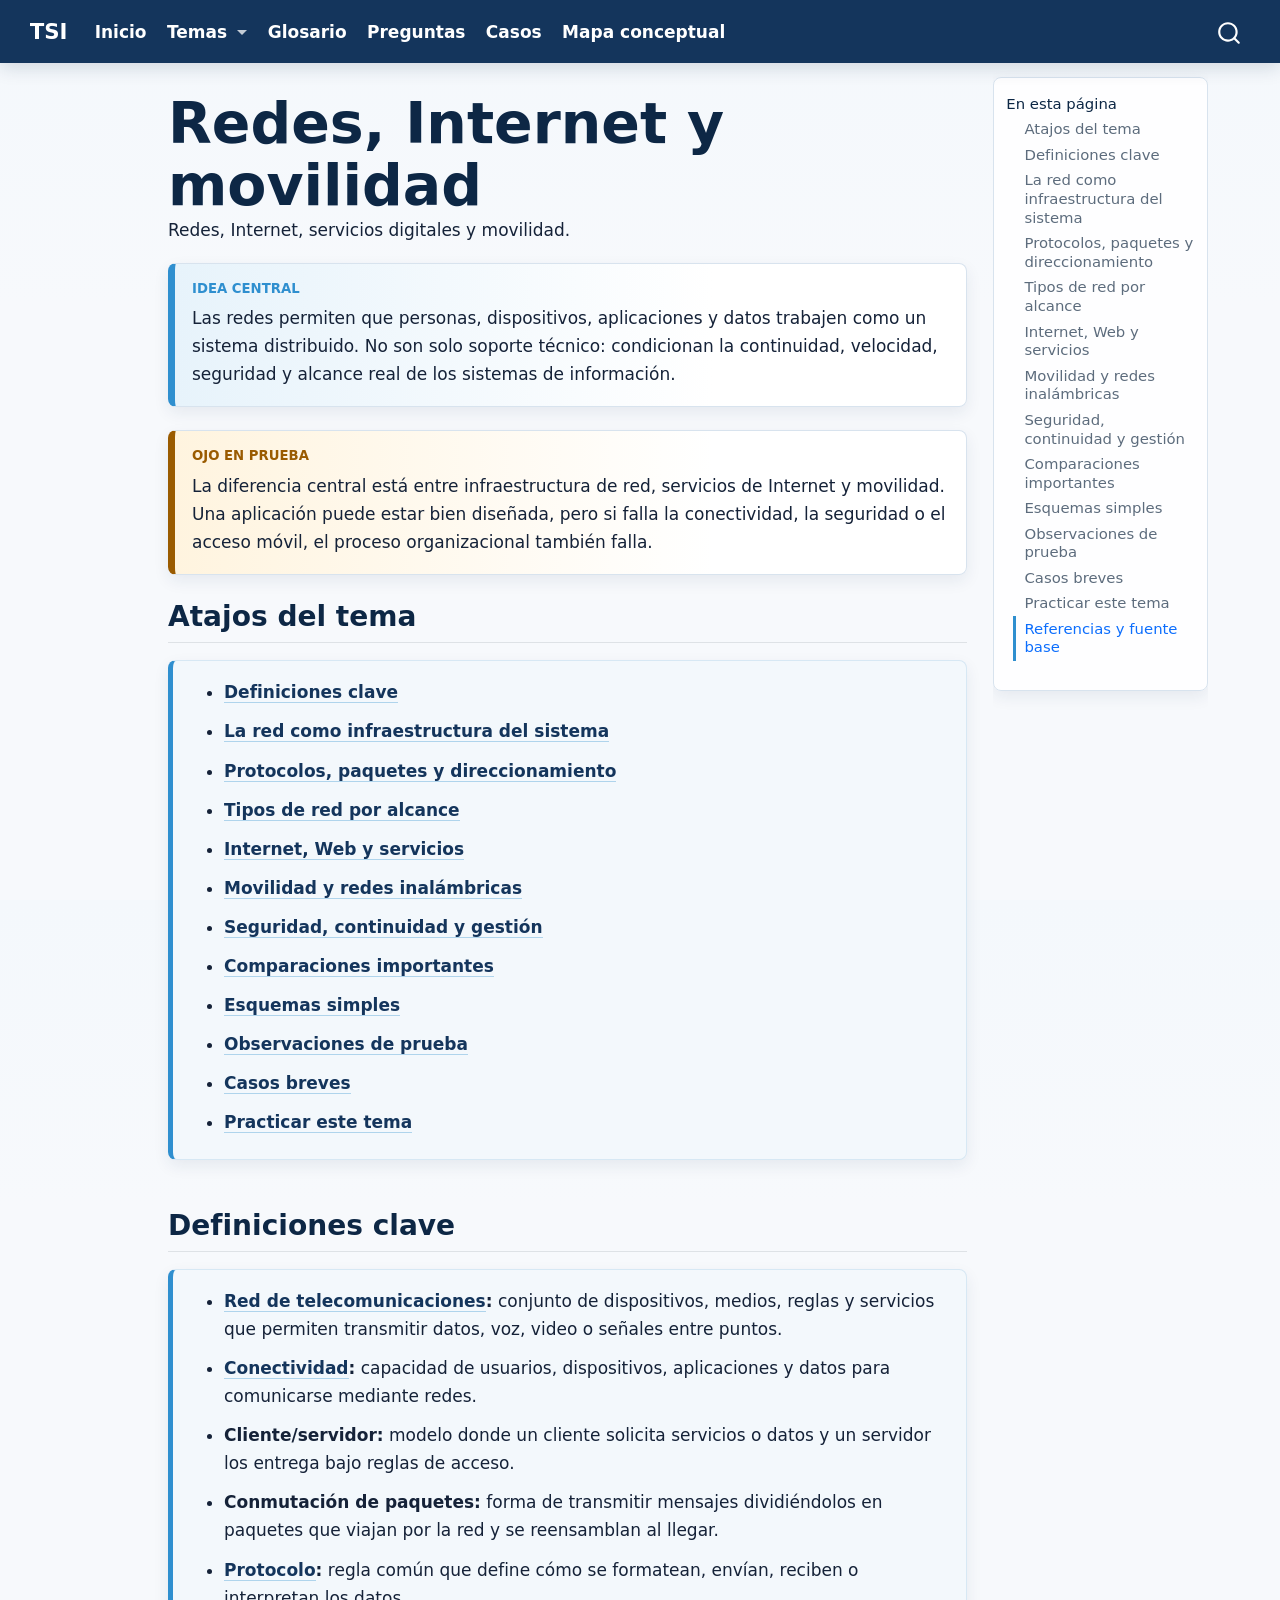
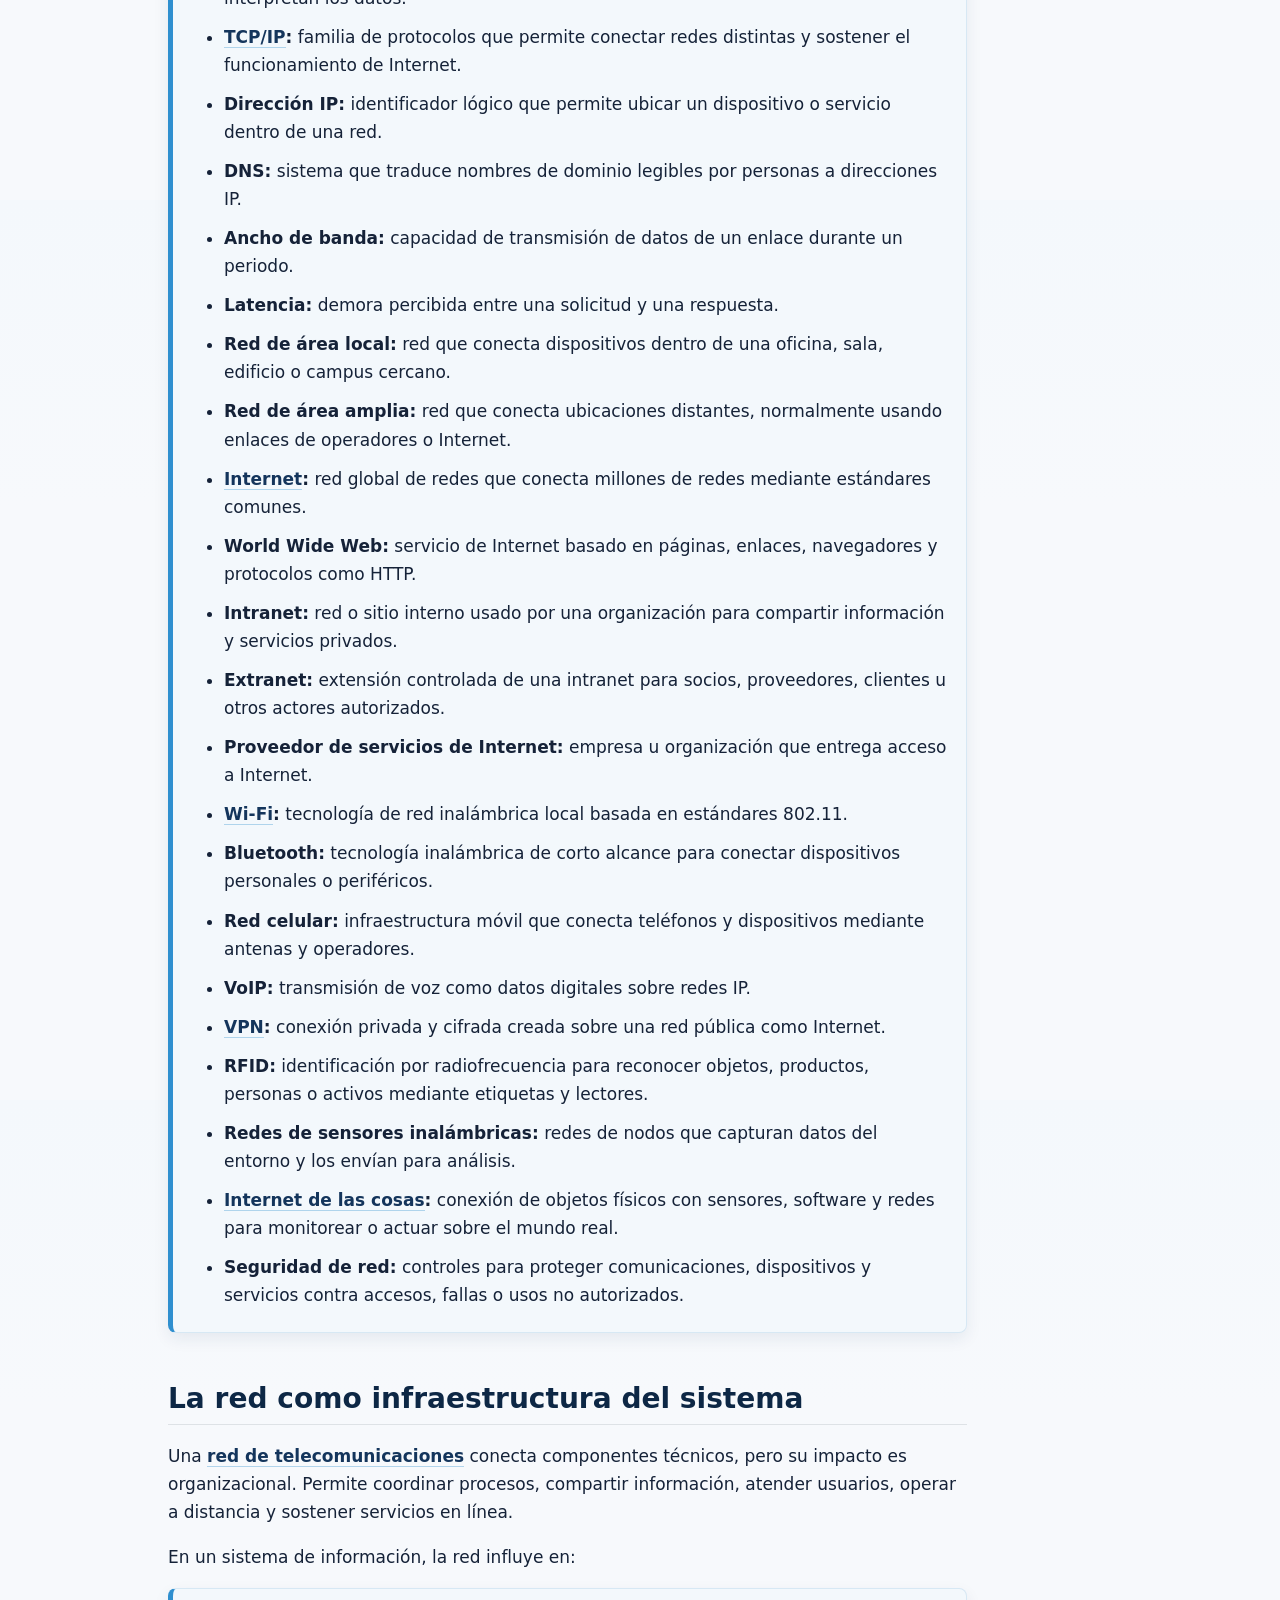
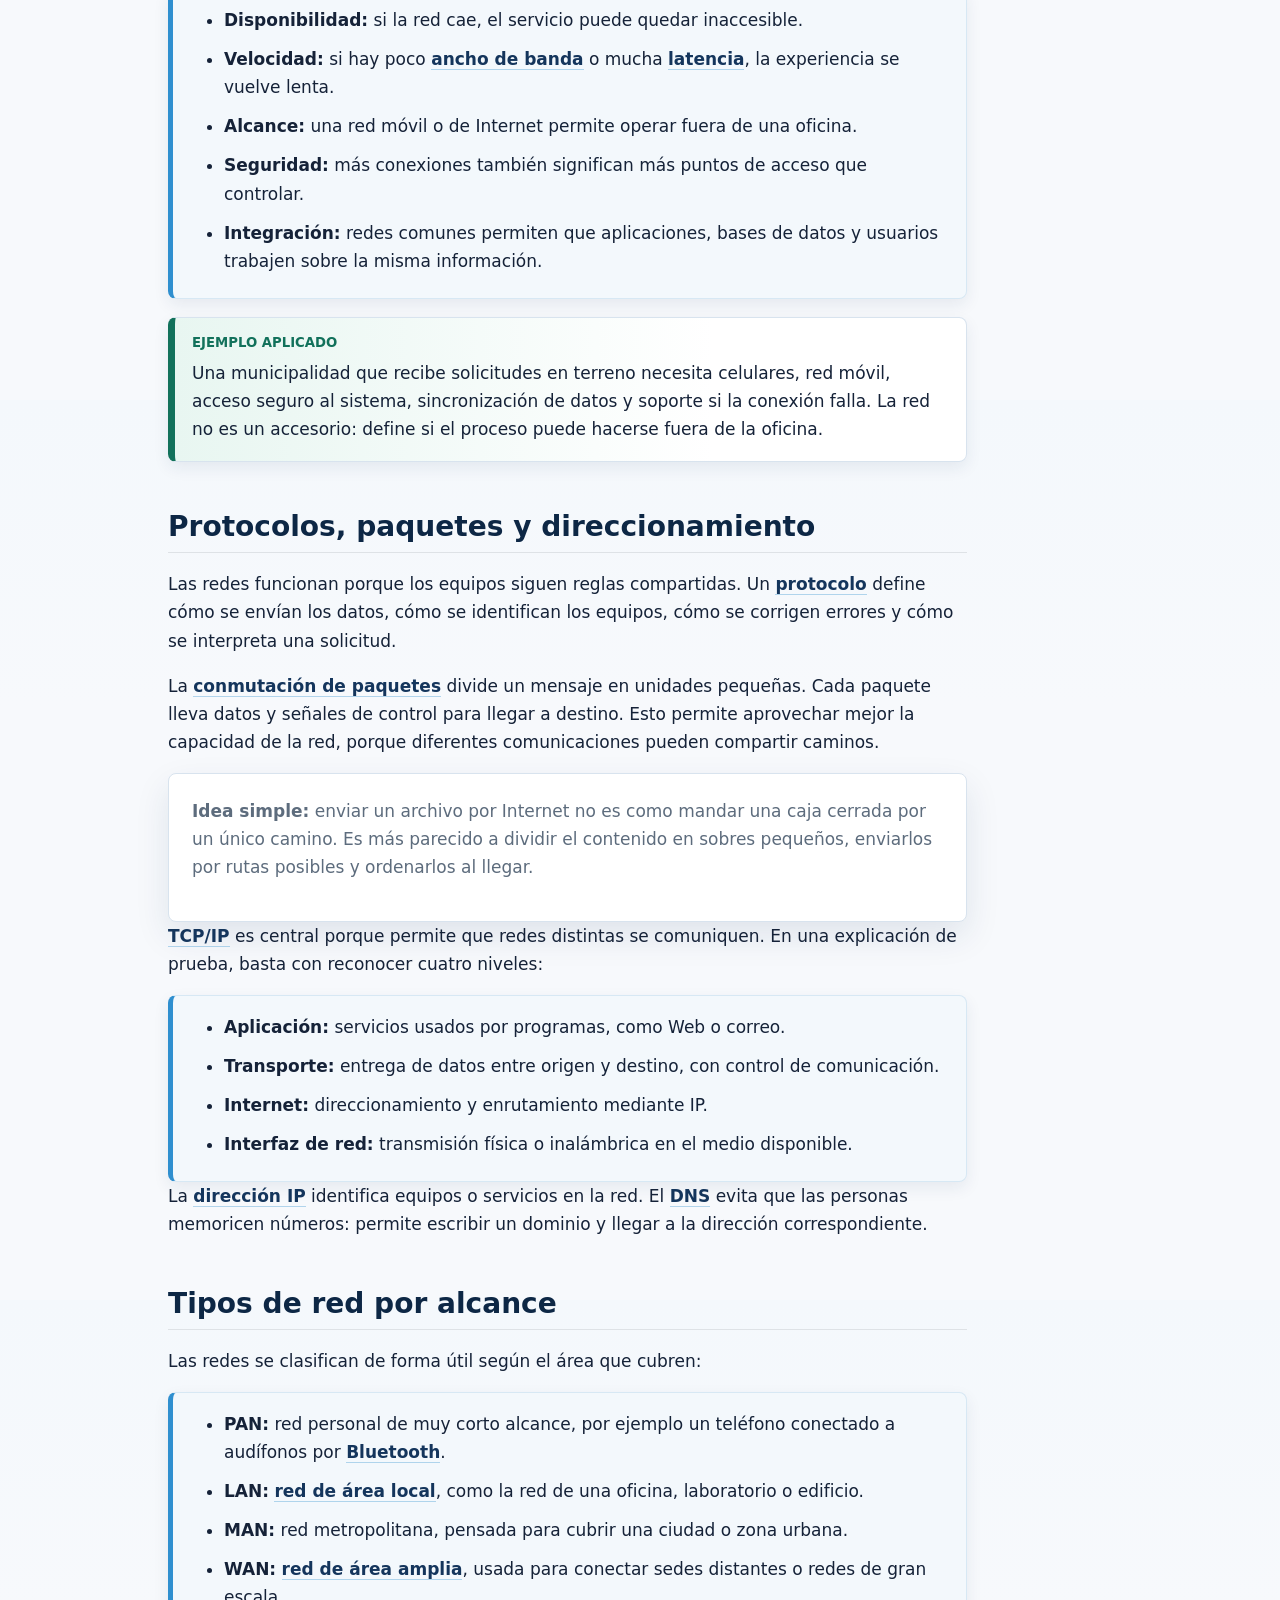
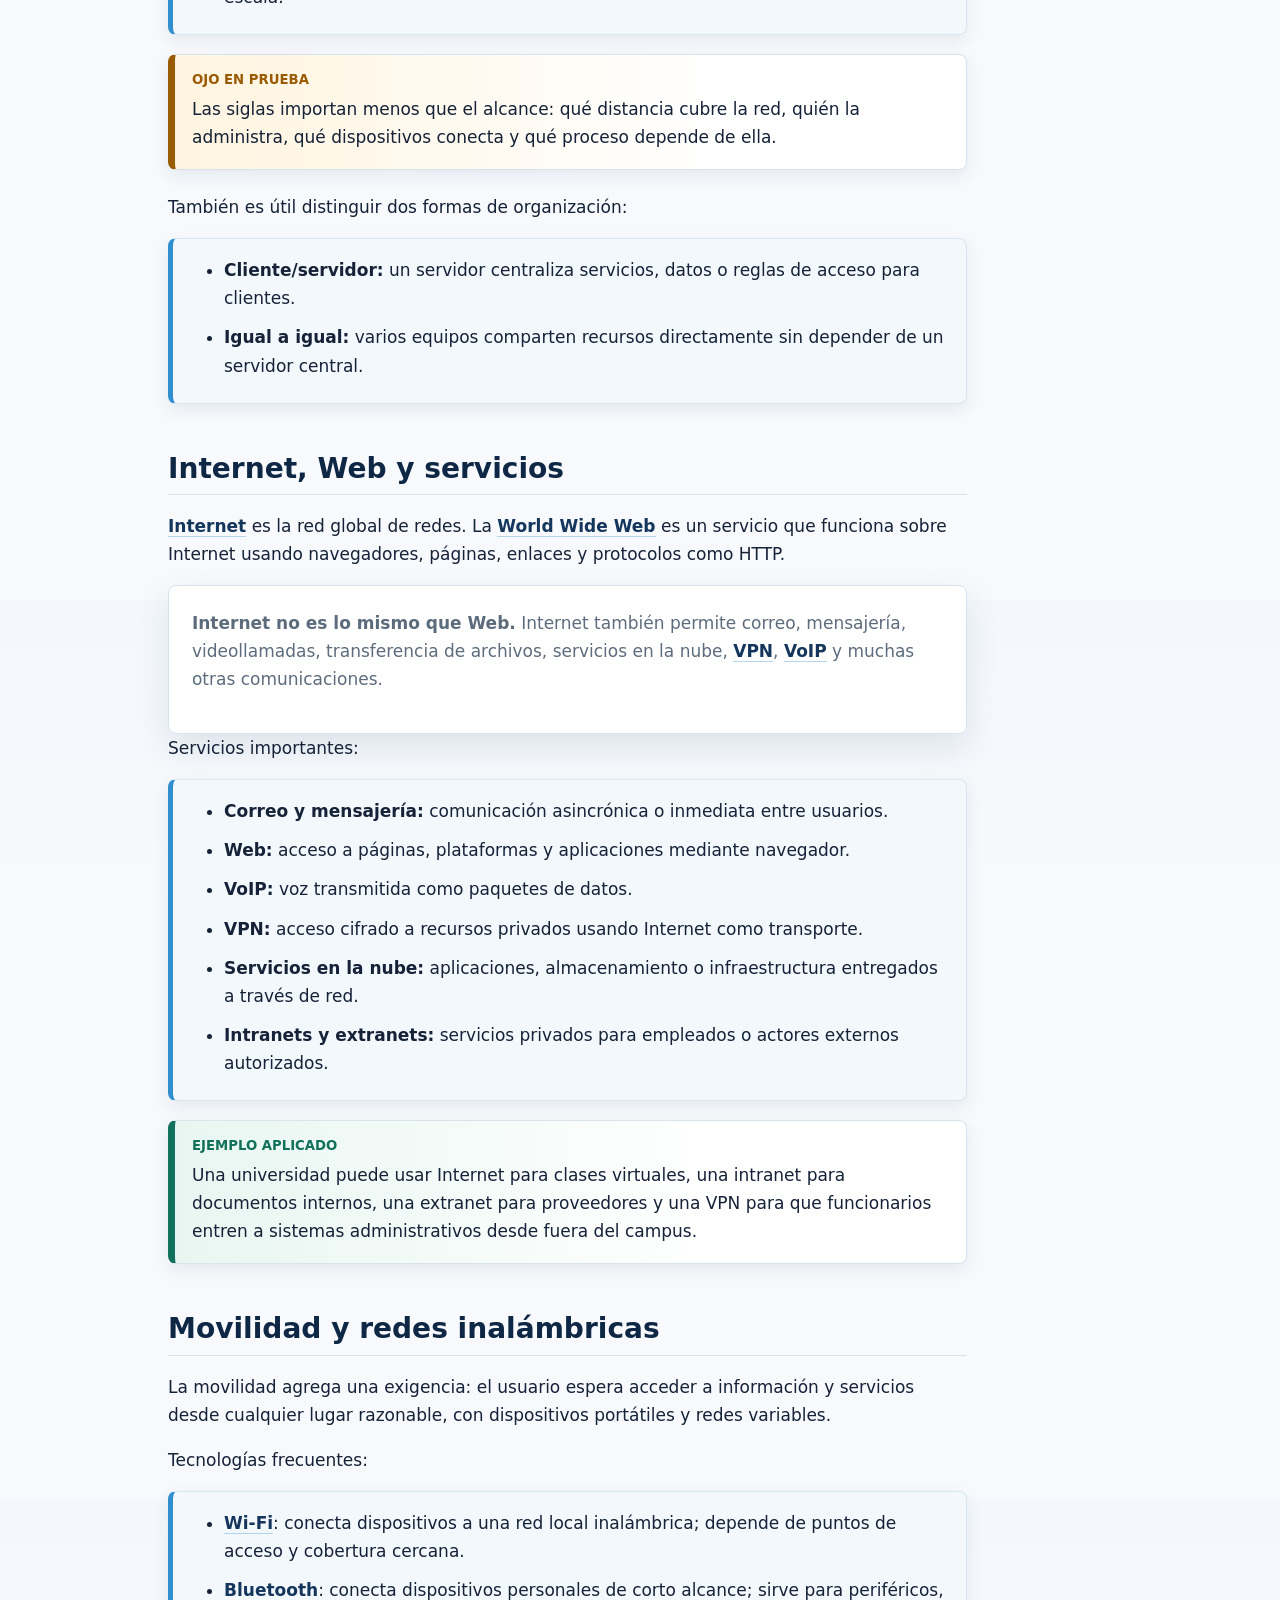
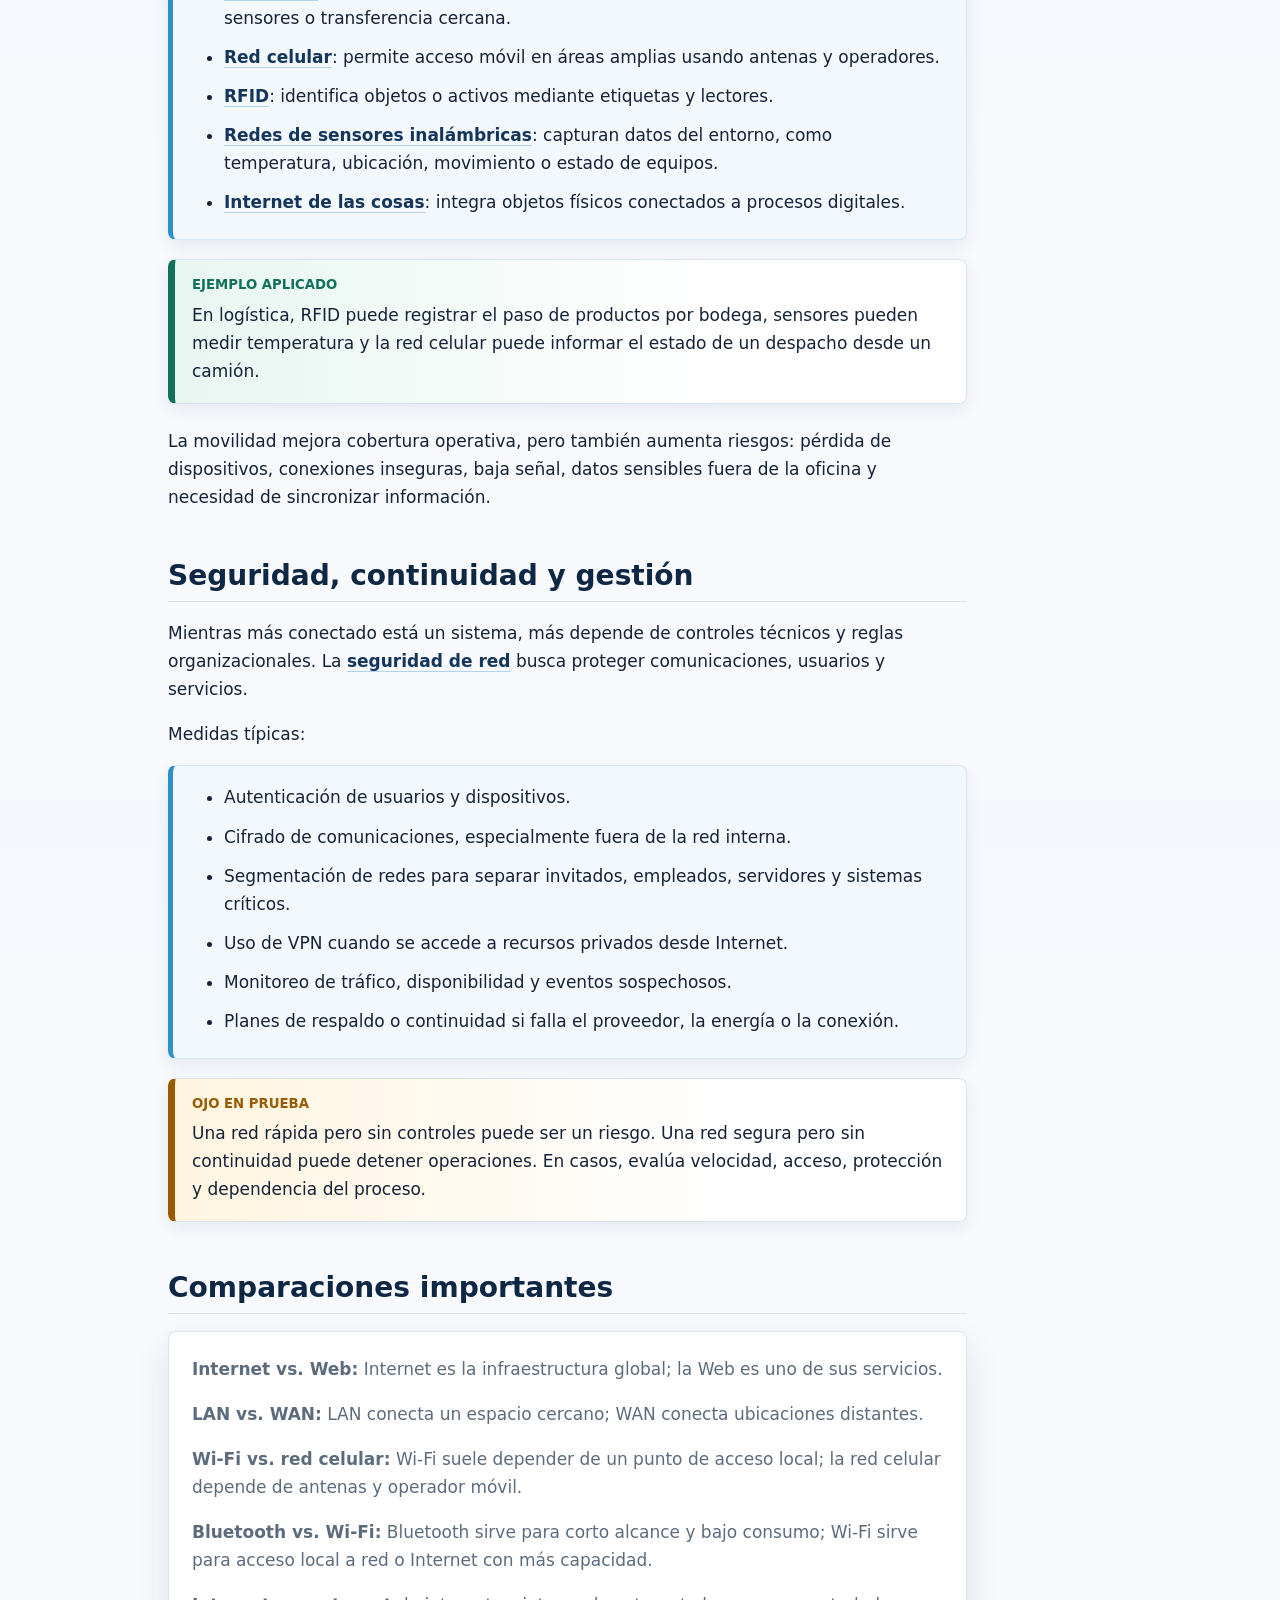
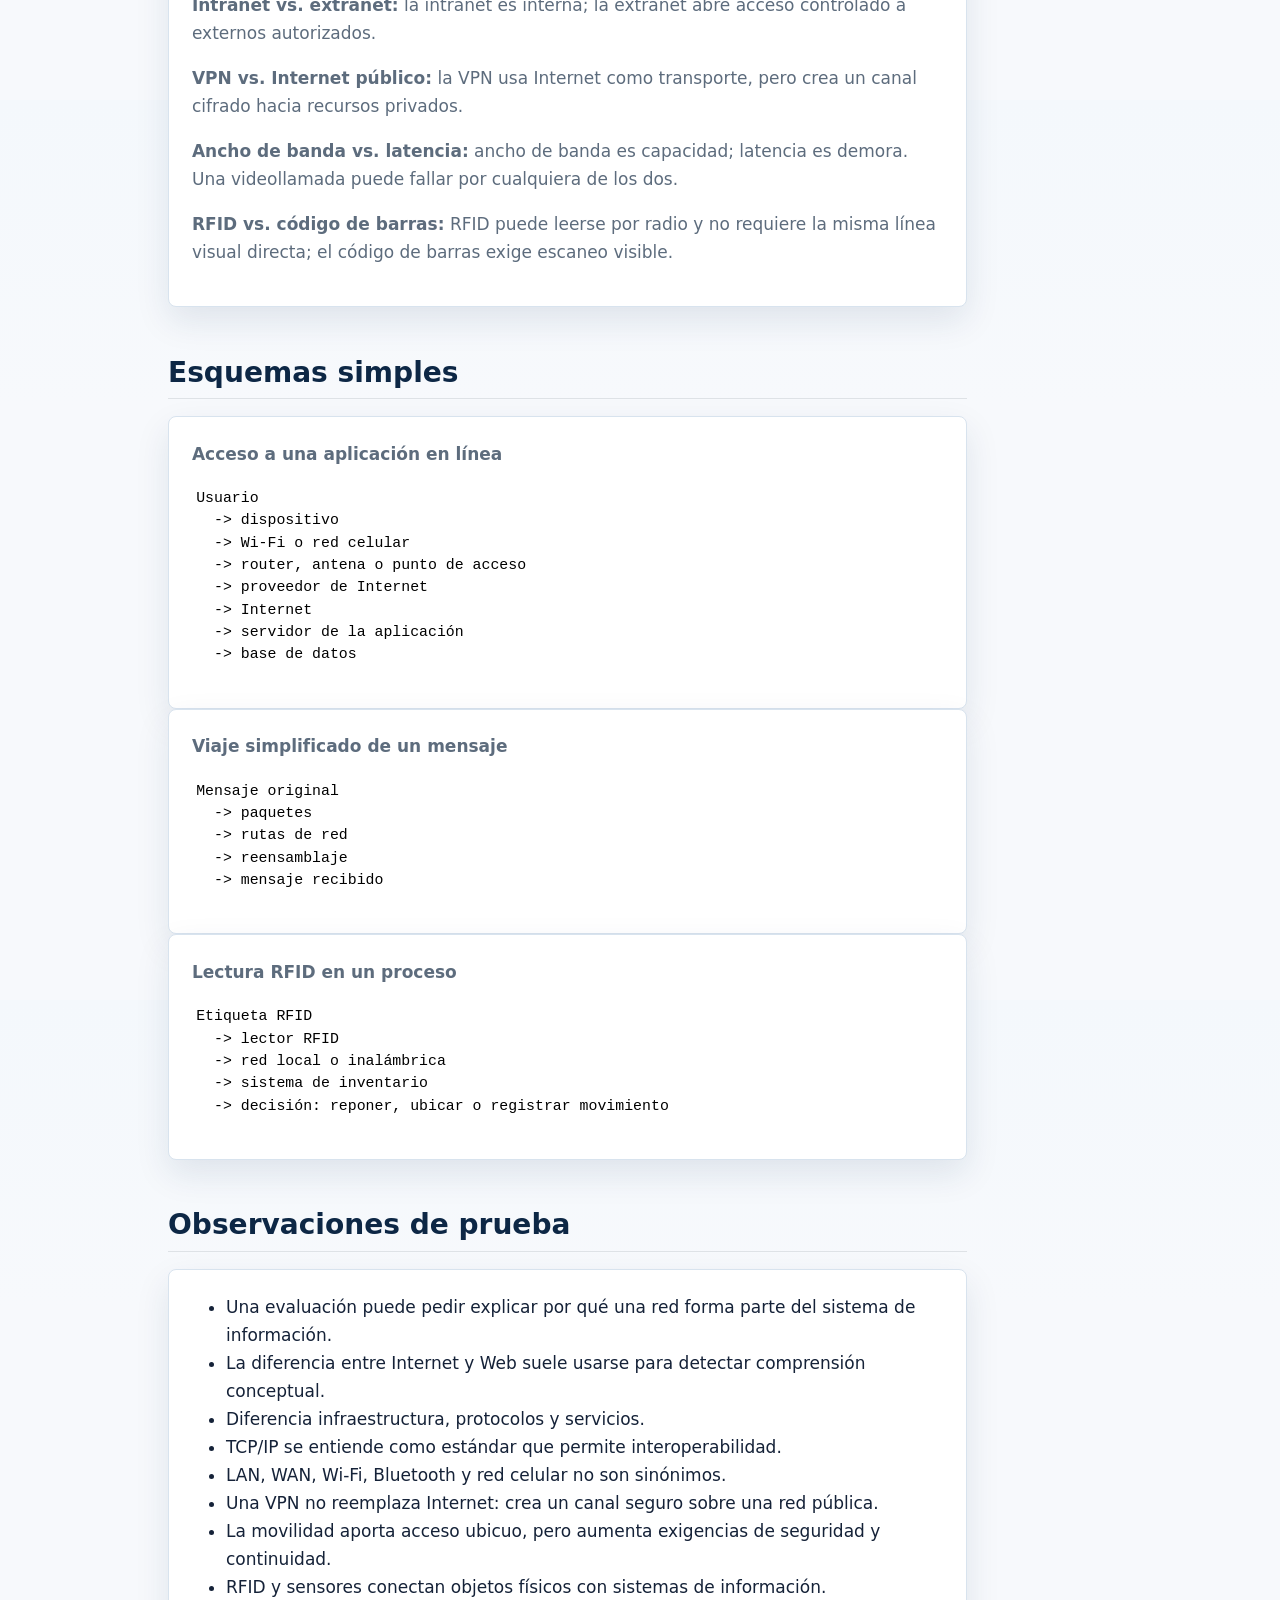
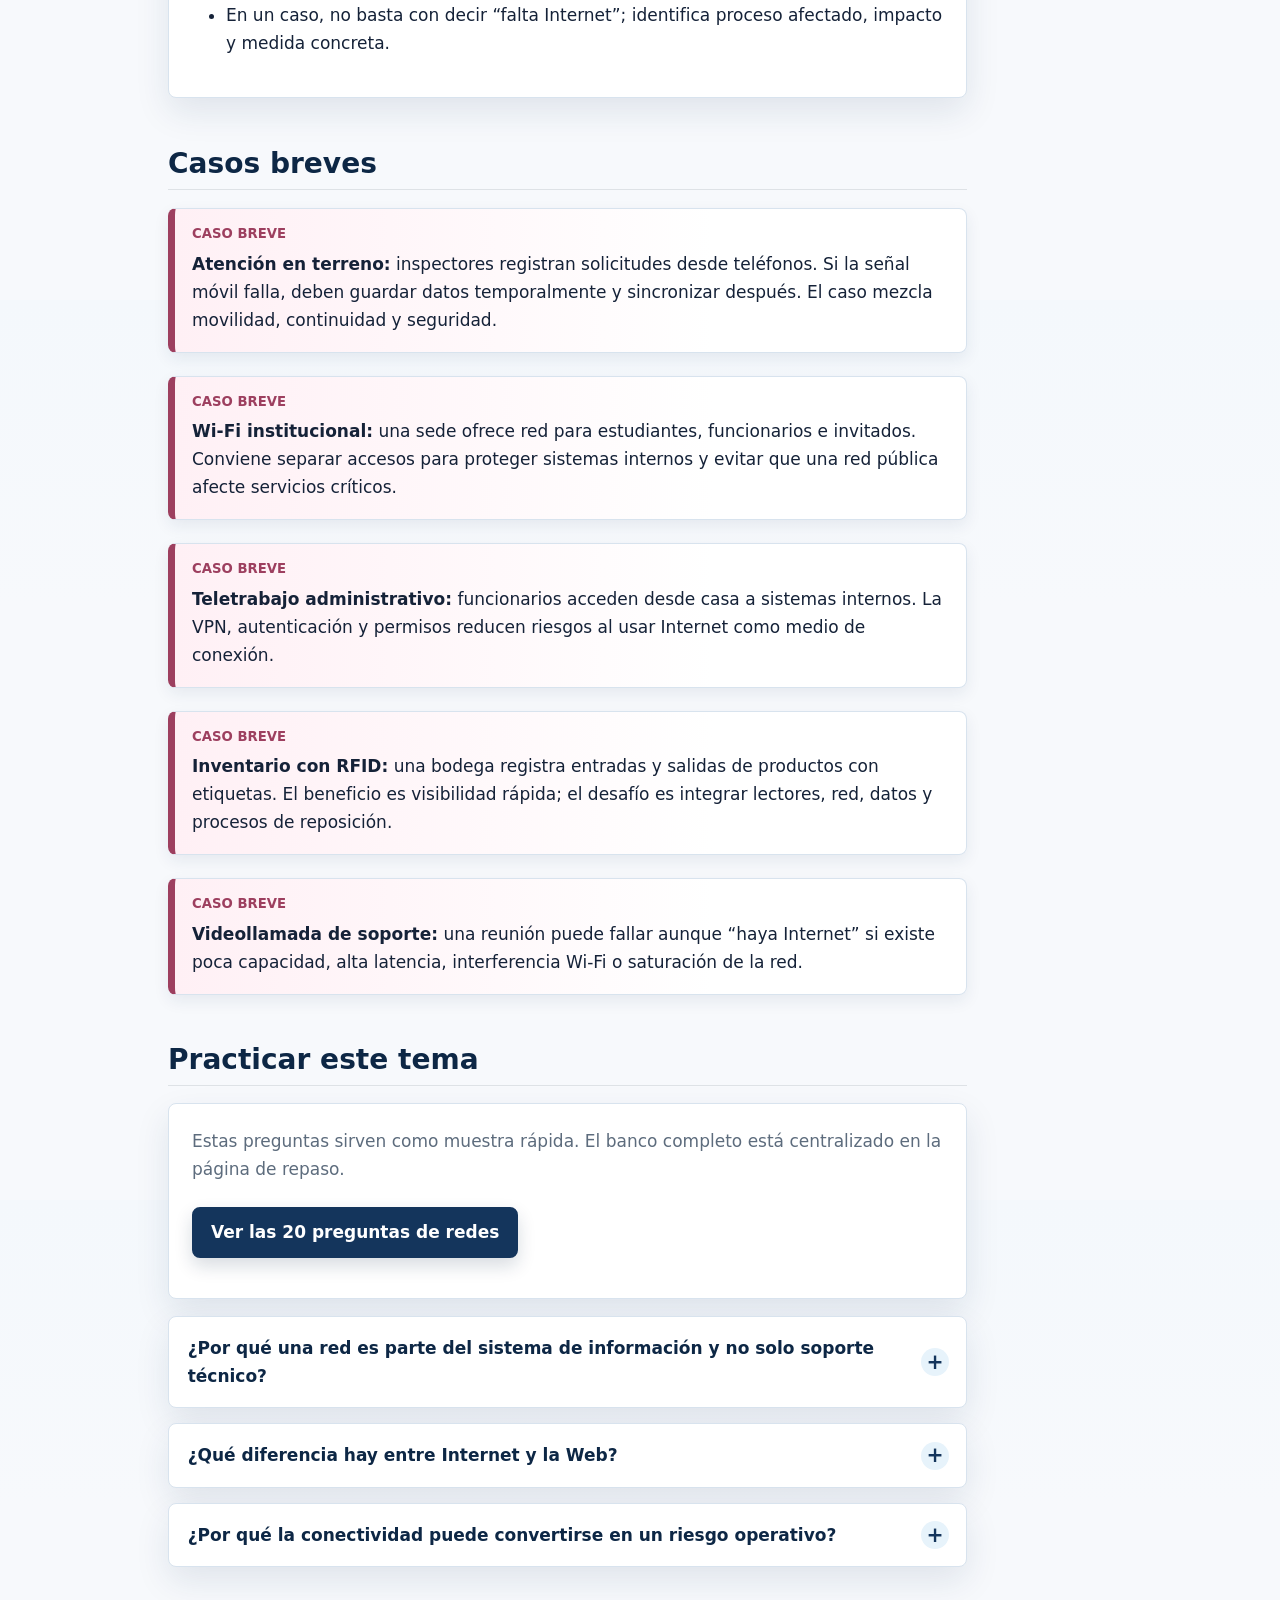
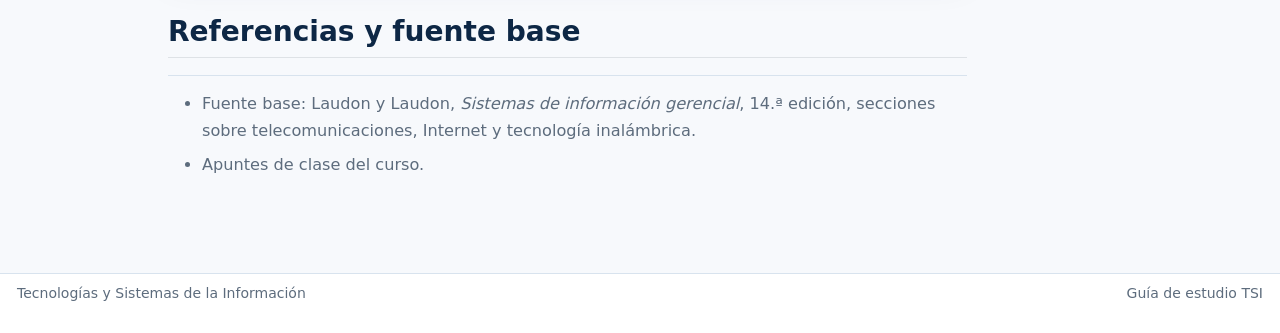
<file: docs/temas/redes-internet-movilidad.html>
<!DOCTYPE html>
<html xmlns="http://www.w3.org/1999/xhtml" lang="es" xml:lang="es"><head>

<meta charset="utf-8">
<meta name="generator" content="quarto-1.9.37">

<meta name="viewport" content="width=device-width, initial-scale=1.0, user-scalable=yes">

<meta name="description" content="Redes, Internet, servicios digitales y movilidad.">

<title>Redes, Internet y movilidad – Tecnologías y Sistemas de la Información</title>
<style>
/* Default styles provided by pandoc.
** See https://pandoc.org/MANUAL.html#variables-for-html for config info.
*/
code{white-space: pre-wrap;}
span.smallcaps{font-variant: small-caps;}
div.columns{display: flex; gap: min(4vw, 1.5em);}
div.column{flex: auto; overflow-x: auto;}
div.hanging-indent{margin-left: 1.5em; text-indent: -1.5em;}
ul.task-list{list-style: none;}
ul.task-list li input[type="checkbox"] {
  width: 0.8em;
  margin: 0 0.8em 0.2em -1em; /* quarto-specific, see https://github.com/quarto-dev/quarto-cli/issues/4556 */
  vertical-align: middle;
}
</style>


<script src="../site_libs/quarto-nav/quarto-nav.js"></script>
<script src="../site_libs/quarto-nav/headroom.min.js"></script>
<script src="../site_libs/clipboard/clipboard.min.js"></script>
<script src="../site_libs/quarto-search/autocomplete.umd.js"></script>
<script src="../site_libs/quarto-search/fuse.min.js"></script>
<script src="../site_libs/quarto-search/quarto-search.js"></script>
<meta name="quarto:offset" content="../">
<script src="../site_libs/quarto-html/quarto.js" type="module"></script>
<script src="../site_libs/quarto-html/tabsets/tabsets.js" type="module"></script>
<script src="../site_libs/quarto-html/popper.min.js"></script>
<script src="../site_libs/quarto-html/tippy.umd.min.js"></script>
<script src="../site_libs/quarto-html/anchor.min.js"></script>
<link href="../site_libs/quarto-html/tippy.css" rel="stylesheet">
<link href="../site_libs/quarto-html/quarto-syntax-highlighting-7f8f88aac4f3542376d5c11b86a4c14d.css" rel="stylesheet" id="quarto-text-highlighting-styles">
<script src="../site_libs/bootstrap/bootstrap.min.js"></script>
<link href="../site_libs/bootstrap/bootstrap-icons.css" rel="stylesheet">
<link href="../site_libs/bootstrap/bootstrap-caf81333e83b2128e3baa7a176d73074.min.css" rel="stylesheet" append-hash="true" id="quarto-bootstrap" data-mode="light">
<script id="quarto-search-options" type="application/json">{
  "location": "navbar",
  "copy-button": false,
  "collapse-after": 3,
  "panel-placement": "end",
  "type": "overlay",
  "limit": 50,
  "keyboard-shortcut": [
    "f",
    "/",
    "s"
  ],
  "show-item-context": false,
  "language": {
    "search-no-results-text": "No se han encontrado resultados",
    "search-matching-documents-text": "documentos encontrados",
    "search-copy-link-title": "Copiar el enlace en la búsqueda",
    "search-hide-matches-text": "Ocultar resultados adicionales",
    "search-more-match-text": "resultado adicional en este documento",
    "search-more-matches-text": "resultados adicionales en este documento",
    "search-clear-button-title": "Borrar",
    "search-text-placeholder": "",
    "search-detached-cancel-button-title": "Cancelar",
    "search-submit-button-title": "Enviar",
    "search-label": "Buscar"
  }
}</script>
<style>html{ scroll-behavior: smooth; }</style>


<link rel="stylesheet" href="../assets/css/styles.css">
</head>

<body class="nav-fixed quarto-light">

<div id="quarto-search-results"></div>
  <header id="quarto-header" class="headroom fixed-top">
    <nav class="navbar navbar-expand-lg " data-bs-theme="dark">
      <div class="navbar-container container-fluid">
      <div class="navbar-brand-container mx-auto">
    <a class="navbar-brand" href="../index.html">
    <span class="navbar-title">TSI</span>
    </a>
  </div>
            <div id="quarto-search" class="" title="Buscar"></div>
          <button class="navbar-toggler" type="button" data-bs-toggle="collapse" data-bs-target="#navbarCollapse" aria-controls="navbarCollapse" role="menu" aria-expanded="false" aria-label="Navegación de palanca" onclick="if (window.quartoToggleHeadroom) { window.quartoToggleHeadroom(); }">
  <span class="navbar-toggler-icon"></span>
</button>
          <div class="collapse navbar-collapse" id="navbarCollapse">
            <ul class="navbar-nav navbar-nav-scroll me-auto">
  <li class="nav-item">
    <a class="nav-link" href="../index.html">
<span class="menu-text">Inicio</span></a>
  </li>
  <li class="nav-item dropdown ">
    <a class="nav-link dropdown-toggle" href="#" id="nav-menu-temas" role="link" data-bs-toggle="dropdown" aria-expanded="false">
 <span class="menu-text">Temas</span>
    </a>
    <ul class="dropdown-menu" aria-labelledby="nav-menu-temas">
        <li>
    <a class="dropdown-item" href="../temas/etica-datos-sociedad.html">
 <span class="dropdown-text">Ética, datos y sociedad</span></a>
  </li>
        <li>
    <a class="dropdown-item" href="../temas/redes-internet-movilidad.html">
 <span class="dropdown-text">Redes, Internet y movilidad</span></a>
  </li>
        <li>
    <a class="dropdown-item" href="../temas/comercio-digital.html">
 <span class="dropdown-text">Comercio digital</span></a>
  </li>
        <li>
    <a class="dropdown-item" href="../temas/creacion-sistemas.html">
 <span class="dropdown-text">Creación y cambio de sistemas</span></a>
  </li>
    </ul>
  </li>
  <li class="nav-item">
    <a class="nav-link" href="../repaso/glosario.html">
<span class="menu-text">Glosario</span></a>
  </li>
  <li class="nav-item">
    <a class="nav-link" href="../repaso/preguntas.html">
<span class="menu-text">Preguntas</span></a>
  </li>
  <li class="nav-item">
    <a class="nav-link" href="../repaso/casos.html">
<span class="menu-text">Casos</span></a>
  </li>
  <li class="nav-item">
    <a class="nav-link" href="../repaso/mapa-conceptual.html">
<span class="menu-text">Mapa conceptual</span></a>
  </li>
</ul>
          </div> <!-- /navcollapse -->
            <div class="quarto-navbar-tools">
</div>
      </div> <!-- /container-fluid -->
    </nav>
</header>
<!-- content -->
<div id="quarto-content" class="quarto-container page-columns page-rows-contents page-layout-article page-navbar">
<!-- sidebar -->
<!-- margin-sidebar -->
    <div id="quarto-margin-sidebar" class="sidebar margin-sidebar">
        <nav id="TOC" role="doc-toc" class="toc-active">
    <h2 id="toc-title">En esta página</h2>

  <ul class="collapse">
  <li><a href="#atajos-del-tema" id="toc-atajos-del-tema" class="nav-link active" data-scroll-target="#atajos-del-tema">Atajos del tema</a></li>
  <li><a href="#definiciones-clave" id="toc-definiciones-clave" class="nav-link" data-scroll-target="#definiciones-clave">Definiciones clave</a></li>
  <li><a href="#red-infraestructura-sistema" id="toc-red-infraestructura-sistema" class="nav-link" data-scroll-target="#red-infraestructura-sistema">La red como infraestructura del sistema</a></li>
  <li><a href="#protocolos-paquetes-direccionamiento" id="toc-protocolos-paquetes-direccionamiento" class="nav-link" data-scroll-target="#protocolos-paquetes-direccionamiento">Protocolos, paquetes y direccionamiento</a></li>
  <li><a href="#tipos-red-alcance" id="toc-tipos-red-alcance" class="nav-link" data-scroll-target="#tipos-red-alcance">Tipos de red por alcance</a></li>
  <li><a href="#internet-web-servicios" id="toc-internet-web-servicios" class="nav-link" data-scroll-target="#internet-web-servicios">Internet, Web y servicios</a></li>
  <li><a href="#movilidad-redes-inalambricas" id="toc-movilidad-redes-inalambricas" class="nav-link" data-scroll-target="#movilidad-redes-inalambricas">Movilidad y redes inalámbricas</a></li>
  <li><a href="#seguridad-continuidad-gestion" id="toc-seguridad-continuidad-gestion" class="nav-link" data-scroll-target="#seguridad-continuidad-gestion">Seguridad, continuidad y gestión</a></li>
  <li><a href="#comparaciones-importantes" id="toc-comparaciones-importantes" class="nav-link" data-scroll-target="#comparaciones-importantes">Comparaciones importantes</a></li>
  <li><a href="#esquemas-simples" id="toc-esquemas-simples" class="nav-link" data-scroll-target="#esquemas-simples">Esquemas simples</a></li>
  <li><a href="#observaciones-de-prueba" id="toc-observaciones-de-prueba" class="nav-link" data-scroll-target="#observaciones-de-prueba">Observaciones de prueba</a></li>
  <li><a href="#casos-breves" id="toc-casos-breves" class="nav-link" data-scroll-target="#casos-breves">Casos breves</a></li>
  <li><a href="#preguntas-conceptuales" id="toc-preguntas-conceptuales" class="nav-link" data-scroll-target="#preguntas-conceptuales">Practicar este tema</a></li>
  <li><a href="#referencias-fuente-base" id="toc-referencias-fuente-base" class="nav-link" data-scroll-target="#referencias-fuente-base">Referencias y fuente base</a></li>
  </ul>
</nav>
    </div>
<!-- main -->
<main class="content" id="quarto-document-content">

<header id="title-block-header" class="quarto-title-block default">
<div class="quarto-title">
<h1 class="title">Redes, Internet y movilidad</h1>
</div>

<div>
  <div class="description">
    Redes, Internet, servicios digitales y movilidad.
  </div>
</div>


<div class="quarto-title-meta">




  </div>



</header>


<div class="idea-central">
<p>Las redes permiten que personas, dispositivos, aplicaciones y datos trabajen como un sistema distribuido. No son solo soporte técnico: condicionan la continuidad, velocidad, seguridad y alcance real de los sistemas de información.</p>
</div>
<div class="ojo-prueba">
<p>La diferencia central está entre infraestructura de red, servicios de Internet y movilidad. Una aplicación puede estar bien diseñada, pero si falla la conectividad, la seguridad o el acceso móvil, el proceso organizacional también falla.</p>
</div>
<section id="atajos-del-tema" class="level2">
<h2 class="anchored" data-anchor-id="atajos-del-tema">Atajos del tema</h2>
<div class="concept-list">
<ul>
<li><a href="#definiciones-clave">Definiciones clave</a></li>
<li><a href="#red-infraestructura-sistema">La red como infraestructura del sistema</a></li>
<li><a href="#protocolos-paquetes-direccionamiento">Protocolos, paquetes y direccionamiento</a></li>
<li><a href="#tipos-red-alcance">Tipos de red por alcance</a></li>
<li><a href="#internet-web-servicios">Internet, Web y servicios</a></li>
<li><a href="#movilidad-redes-inalambricas">Movilidad y redes inalámbricas</a></li>
<li><a href="#seguridad-continuidad-gestion">Seguridad, continuidad y gestión</a></li>
<li><a href="#comparaciones-importantes">Comparaciones importantes</a></li>
<li><a href="#esquemas-simples">Esquemas simples</a></li>
<li><a href="#observaciones-de-prueba">Observaciones de prueba</a></li>
<li><a href="#casos-breves">Casos breves</a></li>
<li><a href="#preguntas-conceptuales">Practicar este tema</a></li>
</ul>
</div>
</section>
<section id="definiciones-clave" class="level2">
<h2 class="anchored" data-anchor-id="definiciones-clave">Definiciones clave</h2>
<div class="concept-list">
<ul>
<li><span id="red-de-telecomunicaciones"></span><strong><a href="../repaso/glosario.html#red-de-telecomunicaciones">Red de telecomunicaciones</a>:</strong> conjunto de dispositivos, medios, reglas y servicios que permiten transmitir datos, voz, video o señales entre puntos.</li>
<li><span id="conectividad"></span><strong><a href="../repaso/glosario.html#conectividad">Conectividad</a>:</strong> capacidad de usuarios, dispositivos, aplicaciones y datos para comunicarse mediante redes.</li>
<li><span id="cliente-servidor"></span><strong>Cliente/servidor:</strong> modelo donde un cliente solicita servicios o datos y un servidor los entrega bajo reglas de acceso.</li>
<li><span id="conmutacion-de-paquetes"></span><strong>Conmutación de paquetes:</strong> forma de transmitir mensajes dividiéndolos en paquetes que viajan por la red y se reensamblan al llegar.</li>
<li><span id="protocolo"></span><strong><a href="../repaso/glosario.html#protocolo">Protocolo</a>:</strong> regla común que define cómo se formatean, envían, reciben o interpretan los datos.</li>
<li><span id="tcp-ip"></span><strong><a href="../repaso/glosario.html#tcp-ip">TCP/IP</a>:</strong> familia de protocolos que permite conectar redes distintas y sostener el funcionamiento de Internet.</li>
<li><span id="direccion-ip"></span><strong>Dirección IP:</strong> identificador lógico que permite ubicar un dispositivo o servicio dentro de una red.</li>
<li><span id="dns"></span><strong>DNS:</strong> sistema que traduce nombres de dominio legibles por personas a direcciones IP.</li>
<li><span id="ancho-de-banda"></span><strong>Ancho de banda:</strong> capacidad de transmisión de datos de un enlace durante un periodo.</li>
<li><span id="latencia"></span><strong>Latencia:</strong> demora percibida entre una solicitud y una respuesta.</li>
<li><span id="red-de-area-local"></span><strong>Red de área local:</strong> red que conecta dispositivos dentro de una oficina, sala, edificio o campus cercano.</li>
<li><span id="red-de-area-amplia"></span><strong>Red de área amplia:</strong> red que conecta ubicaciones distantes, normalmente usando enlaces de operadores o Internet.</li>
<li><span id="internet"></span><strong><a href="../repaso/glosario.html#internet">Internet</a>:</strong> red global de redes que conecta millones de redes mediante estándares comunes.</li>
<li><span id="world-wide-web"></span><strong>World Wide Web:</strong> servicio de Internet basado en páginas, enlaces, navegadores y protocolos como HTTP.</li>
<li><span id="intranet"></span><strong>Intranet:</strong> red o sitio interno usado por una organización para compartir información y servicios privados.</li>
<li><span id="extranet"></span><strong>Extranet:</strong> extensión controlada de una intranet para socios, proveedores, clientes u otros actores autorizados.</li>
<li><span id="proveedor-de-servicios-de-internet"></span><strong>Proveedor de servicios de Internet:</strong> empresa u organización que entrega acceso a Internet.</li>
<li><span id="wi-fi"></span><strong><a href="../repaso/glosario.html#wi-fi">Wi-Fi</a>:</strong> tecnología de red inalámbrica local basada en estándares 802.11.</li>
<li><span id="bluetooth"></span><strong>Bluetooth:</strong> tecnología inalámbrica de corto alcance para conectar dispositivos personales o periféricos.</li>
<li><span id="red-celular"></span><strong>Red celular:</strong> infraestructura móvil que conecta teléfonos y dispositivos mediante antenas y operadores.</li>
<li><span id="voip"></span><strong>VoIP:</strong> transmisión de voz como datos digitales sobre redes IP.</li>
<li><span id="vpn"></span><strong><a href="../repaso/glosario.html#vpn">VPN</a>:</strong> conexión privada y cifrada creada sobre una red pública como Internet.</li>
<li><span id="rfid"></span><strong>RFID:</strong> identificación por radiofrecuencia para reconocer objetos, productos, personas o activos mediante etiquetas y lectores.</li>
<li><span id="redes-de-sensores-inalambricas"></span><strong>Redes de sensores inalámbricas:</strong> redes de nodos que capturan datos del entorno y los envían para análisis.</li>
<li><span id="internet-de-las-cosas"></span><strong><a href="../repaso/glosario.html#internet-de-las-cosas">Internet de las cosas</a>:</strong> conexión de objetos físicos con sensores, software y redes para monitorear o actuar sobre el mundo real.</li>
<li><span id="seguridad-de-red"></span><strong>Seguridad de red:</strong> controles para proteger comunicaciones, dispositivos y servicios contra accesos, fallas o usos no autorizados.</li>
</ul>
</div>
</section>
<section id="red-infraestructura-sistema" class="level2">
<h2 class="anchored" data-anchor-id="red-infraestructura-sistema">La red como infraestructura del sistema</h2>
<p>Una <a href="#red-de-telecomunicaciones">red de telecomunicaciones</a> conecta componentes técnicos, pero su impacto es organizacional. Permite coordinar procesos, compartir información, atender usuarios, operar a distancia y sostener servicios en línea.</p>
<p>En un sistema de información, la red influye en:</p>
<div class="concept-list">
<ul>
<li><strong>Disponibilidad:</strong> si la red cae, el servicio puede quedar inaccesible.</li>
<li><strong>Velocidad:</strong> si hay poco <a href="#ancho-de-banda">ancho de banda</a> o mucha <a href="#latencia">latencia</a>, la experiencia se vuelve lenta.</li>
<li><strong>Alcance:</strong> una red móvil o de Internet permite operar fuera de una oficina.</li>
<li><strong>Seguridad:</strong> más conexiones también significan más puntos de acceso que controlar.</li>
<li><strong>Integración:</strong> redes comunes permiten que aplicaciones, bases de datos y usuarios trabajen sobre la misma información.</li>
</ul>
</div>
<div class="ejemplo">
<p>Una municipalidad que recibe solicitudes en terreno necesita celulares, red móvil, acceso seguro al sistema, sincronización de datos y soporte si la conexión falla. La red no es un accesorio: define si el proceso puede hacerse fuera de la oficina.</p>
</div>
</section>
<section id="protocolos-paquetes-direccionamiento" class="level2">
<h2 class="anchored" data-anchor-id="protocolos-paquetes-direccionamiento">Protocolos, paquetes y direccionamiento</h2>
<p>Las redes funcionan porque los equipos siguen reglas compartidas. Un <a href="#protocolo">protocolo</a> define cómo se envían los datos, cómo se identifican los equipos, cómo se corrigen errores y cómo se interpreta una solicitud.</p>
<p>La <a href="#conmutacion-de-paquetes">conmutación de paquetes</a> divide un mensaje en unidades pequeñas. Cada paquete lleva datos y señales de control para llegar a destino. Esto permite aprovechar mejor la capacidad de la red, porque diferentes comunicaciones pueden compartir caminos.</p>
<div class="wide-card">
<p><strong>Idea simple:</strong> enviar un archivo por Internet no es como mandar una caja cerrada por un único camino. Es más parecido a dividir el contenido en sobres pequeños, enviarlos por rutas posibles y ordenarlos al llegar.</p>
</div>
<p><a href="#tcp-ip">TCP/IP</a> es central porque permite que redes distintas se comuniquen. En una explicación de prueba, basta con reconocer cuatro niveles:</p>
<div class="concept-list">
<ul>
<li><strong>Aplicación:</strong> servicios usados por programas, como Web o correo.</li>
<li><strong>Transporte:</strong> entrega de datos entre origen y destino, con control de comunicación.</li>
<li><strong>Internet:</strong> direccionamiento y enrutamiento mediante IP.</li>
<li><strong>Interfaz de red:</strong> transmisión física o inalámbrica en el medio disponible.</li>
</ul>
</div>
<p>La <a href="#direccion-ip">dirección IP</a> identifica equipos o servicios en la red. El <a href="#dns">DNS</a> evita que las personas memoricen números: permite escribir un dominio y llegar a la dirección correspondiente.</p>
</section>
<section id="tipos-red-alcance" class="level2">
<h2 class="anchored" data-anchor-id="tipos-red-alcance">Tipos de red por alcance</h2>
<p>Las redes se clasifican de forma útil según el área que cubren:</p>
<div class="concept-list">
<ul>
<li><strong>PAN:</strong> red personal de muy corto alcance, por ejemplo un teléfono conectado a audífonos por <a href="#bluetooth">Bluetooth</a>.</li>
<li><strong>LAN:</strong> <a href="#red-de-area-local">red de área local</a>, como la red de una oficina, laboratorio o edificio.</li>
<li><strong>MAN:</strong> red metropolitana, pensada para cubrir una ciudad o zona urbana.</li>
<li><strong>WAN:</strong> <a href="#red-de-area-amplia">red de área amplia</a>, usada para conectar sedes distantes o redes de gran escala.</li>
</ul>
</div>
<div class="ojo-prueba">
<p>Las siglas importan menos que el alcance: qué distancia cubre la red, quién la administra, qué dispositivos conecta y qué proceso depende de ella.</p>
</div>
<p>También es útil distinguir dos formas de organización:</p>
<div class="concept-list">
<ul>
<li><strong>Cliente/servidor:</strong> un servidor centraliza servicios, datos o reglas de acceso para clientes.</li>
<li><strong>Igual a igual:</strong> varios equipos comparten recursos directamente sin depender de un servidor central.</li>
</ul>
</div>
</section>
<section id="internet-web-servicios" class="level2">
<h2 class="anchored" data-anchor-id="internet-web-servicios">Internet, Web y servicios</h2>
<p><a href="#internet">Internet</a> es la red global de redes. La <a href="#world-wide-web">World Wide Web</a> es un servicio que funciona sobre Internet usando navegadores, páginas, enlaces y protocolos como HTTP.</p>
<div class="wide-card">
<p><strong>Internet no es lo mismo que Web.</strong> Internet también permite correo, mensajería, videollamadas, transferencia de archivos, servicios en la nube, <a href="#vpn">VPN</a>, <a href="#voip">VoIP</a> y muchas otras comunicaciones.</p>
</div>
<p>Servicios importantes:</p>
<div class="concept-list">
<ul>
<li><strong>Correo y mensajería:</strong> comunicación asincrónica o inmediata entre usuarios.</li>
<li><strong>Web:</strong> acceso a páginas, plataformas y aplicaciones mediante navegador.</li>
<li><strong>VoIP:</strong> voz transmitida como paquetes de datos.</li>
<li><strong>VPN:</strong> acceso cifrado a recursos privados usando Internet como transporte.</li>
<li><strong>Servicios en la nube:</strong> aplicaciones, almacenamiento o infraestructura entregados a través de red.</li>
<li><strong>Intranets y extranets:</strong> servicios privados para empleados o actores externos autorizados.</li>
</ul>
</div>
<div class="ejemplo">
<p>Una universidad puede usar Internet para clases virtuales, una intranet para documentos internos, una extranet para proveedores y una VPN para que funcionarios entren a sistemas administrativos desde fuera del campus.</p>
</div>
</section>
<section id="movilidad-redes-inalambricas" class="level2">
<h2 class="anchored" data-anchor-id="movilidad-redes-inalambricas">Movilidad y redes inalámbricas</h2>
<p>La movilidad agrega una exigencia: el usuario espera acceder a información y servicios desde cualquier lugar razonable, con dispositivos portátiles y redes variables.</p>
<p>Tecnologías frecuentes:</p>
<div class="concept-list">
<ul>
<li><a href="#wi-fi">Wi-Fi</a>: conecta dispositivos a una red local inalámbrica; depende de puntos de acceso y cobertura cercana.</li>
<li><a href="#bluetooth">Bluetooth</a>: conecta dispositivos personales de corto alcance; sirve para periféricos, sensores o transferencia cercana.</li>
<li><a href="#red-celular">Red celular</a>: permite acceso móvil en áreas amplias usando antenas y operadores.</li>
<li><a href="#rfid">RFID</a>: identifica objetos o activos mediante etiquetas y lectores.</li>
<li><a href="#redes-de-sensores-inalambricas">Redes de sensores inalámbricas</a>: capturan datos del entorno, como temperatura, ubicación, movimiento o estado de equipos.</li>
<li><a href="#internet-de-las-cosas">Internet de las cosas</a>: integra objetos físicos conectados a procesos digitales.</li>
</ul>
</div>
<div class="ejemplo">
<p>En logística, RFID puede registrar el paso de productos por bodega, sensores pueden medir temperatura y la red celular puede informar el estado de un despacho desde un camión.</p>
</div>
<p>La movilidad mejora cobertura operativa, pero también aumenta riesgos: pérdida de dispositivos, conexiones inseguras, baja señal, datos sensibles fuera de la oficina y necesidad de sincronizar información.</p>
</section>
<section id="seguridad-continuidad-gestion" class="level2">
<h2 class="anchored" data-anchor-id="seguridad-continuidad-gestion">Seguridad, continuidad y gestión</h2>
<p>Mientras más conectado está un sistema, más depende de controles técnicos y reglas organizacionales. La <a href="#seguridad-de-red">seguridad de red</a> busca proteger comunicaciones, usuarios y servicios.</p>
<p>Medidas típicas:</p>
<div class="concept-list">
<ul>
<li>Autenticación de usuarios y dispositivos.</li>
<li>Cifrado de comunicaciones, especialmente fuera de la red interna.</li>
<li>Segmentación de redes para separar invitados, empleados, servidores y sistemas críticos.</li>
<li>Uso de VPN cuando se accede a recursos privados desde Internet.</li>
<li>Monitoreo de tráfico, disponibilidad y eventos sospechosos.</li>
<li>Planes de respaldo o continuidad si falla el proveedor, la energía o la conexión.</li>
</ul>
</div>
<div class="ojo-prueba">
<p>Una red rápida pero sin controles puede ser un riesgo. Una red segura pero sin continuidad puede detener operaciones. En casos, evalúa velocidad, acceso, protección y dependencia del proceso.</p>
</div>
</section>
<section id="comparaciones-importantes" class="level2">
<h2 class="anchored" data-anchor-id="comparaciones-importantes">Comparaciones importantes</h2>
<div class="wide-card">
<p><strong>Internet vs.&nbsp;Web:</strong> Internet es la infraestructura global; la Web es uno de sus servicios.</p>
<p><strong>LAN vs.&nbsp;WAN:</strong> LAN conecta un espacio cercano; WAN conecta ubicaciones distantes.</p>
<p><strong>Wi-Fi vs.&nbsp;red celular:</strong> Wi-Fi suele depender de un punto de acceso local; la red celular depende de antenas y operador móvil.</p>
<p><strong>Bluetooth vs.&nbsp;Wi-Fi:</strong> Bluetooth sirve para corto alcance y bajo consumo; Wi-Fi sirve para acceso local a red o Internet con más capacidad.</p>
<p><strong>Intranet vs.&nbsp;extranet:</strong> la intranet es interna; la extranet abre acceso controlado a externos autorizados.</p>
<p><strong>VPN vs.&nbsp;Internet público:</strong> la VPN usa Internet como transporte, pero crea un canal cifrado hacia recursos privados.</p>
<p><strong>Ancho de banda vs.&nbsp;latencia:</strong> ancho de banda es capacidad; latencia es demora. Una videollamada puede fallar por cualquiera de los dos.</p>
<p><strong>RFID vs.&nbsp;código de barras:</strong> RFID puede leerse por radio y no requiere la misma línea visual directa; el código de barras exige escaneo visible.</p>
</div>
</section>
<section id="esquemas-simples" class="level2">
<h2 class="anchored" data-anchor-id="esquemas-simples">Esquemas simples</h2>
<div class="wide-card">
<p><strong>Acceso a una aplicación en línea</strong></p>
<pre class="text"><code>Usuario
  -&gt; dispositivo
  -&gt; Wi-Fi o red celular
  -&gt; router, antena o punto de acceso
  -&gt; proveedor de Internet
  -&gt; Internet
  -&gt; servidor de la aplicación
  -&gt; base de datos</code></pre>
</div>
<div class="wide-card">
<p><strong>Viaje simplificado de un mensaje</strong></p>
<pre class="text"><code>Mensaje original
  -&gt; paquetes
  -&gt; rutas de red
  -&gt; reensamblaje
  -&gt; mensaje recibido</code></pre>
</div>
<div class="wide-card">
<p><strong>Lectura RFID en un proceso</strong></p>
<pre class="text"><code>Etiqueta RFID
  -&gt; lector RFID
  -&gt; red local o inalámbrica
  -&gt; sistema de inventario
  -&gt; decisión: reponer, ubicar o registrar movimiento</code></pre>
</div>
</section>
<section id="observaciones-de-prueba" class="level2">
<h2 class="anchored" data-anchor-id="observaciones-de-prueba">Observaciones de prueba</h2>
<div class="wide-card">
<ul>
<li>Una evaluación puede pedir explicar por qué una red forma parte del sistema de información.</li>
<li>La diferencia entre Internet y Web suele usarse para detectar comprensión conceptual.</li>
<li>Diferencia infraestructura, protocolos y servicios.</li>
<li>TCP/IP se entiende como estándar que permite interoperabilidad.</li>
<li>LAN, WAN, Wi-Fi, Bluetooth y red celular no son sinónimos.</li>
<li>Una VPN no reemplaza Internet: crea un canal seguro sobre una red pública.</li>
<li>La movilidad aporta acceso ubicuo, pero aumenta exigencias de seguridad y continuidad.</li>
<li>RFID y sensores conectan objetos físicos con sistemas de información.</li>
<li>En un caso, no basta con decir “falta Internet”; identifica proceso afectado, impacto y medida concreta.</li>
</ul>
</div>
</section>
<section id="casos-breves" class="level2">
<h2 class="anchored" data-anchor-id="casos-breves">Casos breves</h2>
<div class="caso-breve">
<p><strong>Atención en terreno:</strong> inspectores registran solicitudes desde teléfonos. Si la señal móvil falla, deben guardar datos temporalmente y sincronizar después. El caso mezcla movilidad, continuidad y seguridad.</p>
</div>
<div class="caso-breve">
<p><strong>Wi-Fi institucional:</strong> una sede ofrece red para estudiantes, funcionarios e invitados. Conviene separar accesos para proteger sistemas internos y evitar que una red pública afecte servicios críticos.</p>
</div>
<div class="caso-breve">
<p><strong>Teletrabajo administrativo:</strong> funcionarios acceden desde casa a sistemas internos. La VPN, autenticación y permisos reducen riesgos al usar Internet como medio de conexión.</p>
</div>
<div class="caso-breve">
<p><strong>Inventario con RFID:</strong> una bodega registra entradas y salidas de productos con etiquetas. El beneficio es visibilidad rápida; el desafío es integrar lectores, red, datos y procesos de reposición.</p>
</div>
<div class="caso-breve">
<p><strong>Videollamada de soporte:</strong> una reunión puede fallar aunque “haya Internet” si existe poca capacidad, alta latencia, interferencia Wi-Fi o saturación de la red.</p>
</div>
</section>
<section id="preguntas-conceptuales" class="level2">
<h2 class="anchored" data-anchor-id="preguntas-conceptuales">Practicar este tema</h2>
<div class="wide-card">
<p>Estas preguntas sirven como muestra rápida. El banco completo está centralizado en la página de repaso.</p>
<p><a href="../repaso/preguntas.html#redes-internet-movilidad" class="study-button">Ver las 20 preguntas de redes</a></p>
</div>
<div class="preguntas-practica">
<details class="pregunta" id="muestra-redes-sistema">
<summary>
¿Por qué una red es parte del sistema de información y no solo soporte técnico?
</summary>
<p>
Porque permite que personas, procesos, aplicaciones y datos se conecten. Si la red falla, el sistema puede dejar de apoyar decisiones, atención o coordinación.
</p>
</details>
<details class="pregunta" id="muestra-redes-internet-web">
<summary>
¿Qué diferencia hay entre Internet y la Web?
</summary>
<p>
Internet es la red global de redes. La Web es un servicio que usa Internet para acceder a páginas, enlaces y aplicaciones mediante navegadores.
</p>
</details>
<details class="pregunta" id="muestra-redes-riesgo">
<summary>
¿Por qué la conectividad puede convertirse en un riesgo operativo?
</summary>
<p>
Porque si procesos críticos dependen de la red, una falla de conexión, seguridad o proveedor puede detener atención, ventas o coordinación interna.
</p>
</details>
</div>
</section>
<section id="referencias-fuente-base" class="level2">
<h2 class="anchored" data-anchor-id="referencias-fuente-base">Referencias y fuente base</h2>
<div class="referencias-fuente">
<ul>
<li>Fuente base: Laudon y Laudon, <em>Sistemas de información gerencial</em>, 14.ª edición, secciones sobre telecomunicaciones, Internet y tecnología inalámbrica.</li>
<li>Apuntes de clase del curso.</li>
</ul>
</div>


</section>

</main> <!-- /main -->
<script>
(function () {
  "use strict";

  function currentDepthPrefix() {
    var path = window.location.pathname;
    if (path.indexOf("/temas/") !== -1 || path.indexOf("/repaso/") !== -1) {
      return "../";
    }
    return "";
  }

  function normalizedPath(value) {
    return value.replace(/\/$/, "/index.html");
  }

  function addBottomNav() {
    if (document.querySelector(".tsi-bottom-nav")) {
      return;
    }

    var prefix = currentDepthPrefix();
    var links = [
      { label: "Inicio", href: prefix + "index.html", match: "/index.html" },
      { label: "Temas", href: prefix + "index.html#temas", match: "/temas/" },
      { label: "Preguntas", href: prefix + "repaso/preguntas.html", match: "/repaso/preguntas.html" },
      { label: "Casos", href: prefix + "repaso/casos.html", match: "/repaso/casos.html" }
    ];

    var nav = document.createElement("nav");
    nav.className = "tsi-bottom-nav";
    nav.setAttribute("aria-label", "Navegación rápida");

    var current = normalizedPath(window.location.pathname);
    links.forEach(function (item) {
      var link = document.createElement("a");
      link.href = item.href;
      link.textContent = item.label;

      if (
        (item.match === "/index.html" && current.endsWith("/index.html") && window.location.hash !== "#temas") ||
        (item.match === "/temas/" && (current.indexOf("/temas/") !== -1 || window.location.hash === "#temas")) ||
        (item.match !== "/temas/" && current.endsWith(item.match))
      ) {
        link.setAttribute("aria-current", "page");
      }

      nav.appendChild(link);
    });

    document.body.appendChild(nav);
  }

  function addReadingProgress() {
    if (document.querySelector(".tsi-reading-progress")) {
      return;
    }

    var progress = document.createElement("div");
    var bar = document.createElement("div");
    progress.className = "tsi-reading-progress";
    progress.setAttribute("aria-hidden", "true");
    bar.className = "tsi-reading-progress__bar";
    progress.appendChild(bar);
    document.body.appendChild(progress);

    var ticking = false;
    function update() {
      var scrollMax = document.documentElement.scrollHeight - window.innerHeight;
      var ratio = scrollMax > 0 ? window.scrollY / scrollMax : 1;
      ratio = Math.min(Math.max(ratio, 0), 1);
      bar.style.transform = "scaleX(" + ratio + ")";
      ticking = false;
    }

    function requestUpdate() {
      if (!ticking) {
        window.requestAnimationFrame(update);
        ticking = true;
      }
    }

    update();
    window.addEventListener("scroll", requestUpdate, { passive: true });
    window.addEventListener("resize", requestUpdate);
  }

  function addBackToTopButton() {
    if (document.querySelector(".tsi-back-to-top")) {
      return;
    }

    var button = document.createElement("button");
    button.className = "tsi-back-to-top";
    button.type = "button";
    button.textContent = "↑";
    button.setAttribute("aria-label", "Volver arriba");
    button.title = "Volver arriba";
    document.body.appendChild(button);

    function updateVisibility() {
      if (window.scrollY > 420) {
        button.classList.add("is-visible");
      } else {
        button.classList.remove("is-visible");
      }
    }

    button.addEventListener("click", function () {
      window.scrollTo({ top: 0, behavior: "smooth" });
    });

    updateVisibility();
    window.addEventListener("scroll", updateVisibility, { passive: true });
  }

  function storageGet(key) {
    try {
      return window.localStorage.getItem(key);
    } catch (error) {
      return null;
    }
  }

  function storageSet(key, value) {
    try {
      window.localStorage.setItem(key, value);
    } catch (error) {
      return;
    }
  }

  function compactText(value) {
    return value.toLowerCase().replace(/\s+/g, " ").trim().slice(0, 90);
  }

  function questionKey(card, index) {
    var summary = card.querySelector("summary");
    var label = card.id || (summary ? compactText(summary.textContent) : "pregunta-" + index);
    return "tsi:pregunta:" + normalizedPath(window.location.pathname) + ":" + label;
  }

  function improveAnswerCards() {
    document.querySelectorAll("details.pregunta, details.qa-card").forEach(function (card, index) {
      var key = questionKey(card, index);
      var storedState = storageGet(key);

      if (storedState === "open") {
        card.open = true;
      } else if (storedState === "closed") {
        card.open = false;
      }

      card.addEventListener("toggle", function () {
        storageSet(key, card.open ? "open" : "closed");

        if (card.open) {
          card.scrollIntoView({ block: "nearest", behavior: "smooth" });
        }
      });
    });
  }

  document.addEventListener("DOMContentLoaded", function () {
    addBottomNav();
    addReadingProgress();
    addBackToTopButton();
    improveAnswerCards();
  });
})();
</script>
<script id="quarto-html-after-body" type="application/javascript">
  window.document.addEventListener("DOMContentLoaded", function (event) {
    const icon = "";
    const anchorJS = new window.AnchorJS();
    anchorJS.options = {
      placement: 'right',
      icon: icon
    };
    anchorJS.add('.anchored');
    const isCodeAnnotation = (el) => {
      for (const clz of el.classList) {
        if (clz.startsWith('code-annotation-')) {
          return true;
        }
      }
      return false;
    }
    const onCopySuccess = function(e) {
      // button target
      const button = e.trigger;
      // don't keep focus
      button.blur();
      // flash "checked"
      button.classList.add('code-copy-button-checked');
      var currentTitle = button.getAttribute("title");
      button.setAttribute("title", "Copiado");
      let tooltip;
      if (window.bootstrap) {
        button.setAttribute("data-bs-toggle", "tooltip");
        button.setAttribute("data-bs-placement", "left");
        button.setAttribute("data-bs-title", "Copiado");
        tooltip = new bootstrap.Tooltip(button,
          { trigger: "manual",
            customClass: "code-copy-button-tooltip",
            offset: [0, -8]});
        tooltip.show();
      }
      setTimeout(function() {
        if (tooltip) {
          tooltip.hide();
          button.removeAttribute("data-bs-title");
          button.removeAttribute("data-bs-toggle");
          button.removeAttribute("data-bs-placement");
        }
        button.setAttribute("title", currentTitle);
        button.classList.remove('code-copy-button-checked');
      }, 1000);
      // clear code selection
      e.clearSelection();
    }
    const getTextToCopy = function(trigger) {
      const outerScaffold = trigger.parentElement.cloneNode(true);
      const codeEl = outerScaffold.querySelector('code');
      for (const childEl of codeEl.children) {
        if (isCodeAnnotation(childEl)) {
          childEl.remove();
        }
      }
      return codeEl.innerText;
    }
    const clipboard = new window.ClipboardJS('.code-copy-button:not([data-in-quarto-modal])', {
      text: getTextToCopy
    });
    clipboard.on('success', onCopySuccess);
    if (window.document.getElementById('quarto-embedded-source-code-modal')) {
      const clipboardModal = new window.ClipboardJS('.code-copy-button[data-in-quarto-modal]', {
        text: getTextToCopy,
        container: window.document.getElementById('quarto-embedded-source-code-modal')
      });
      clipboardModal.on('success', onCopySuccess);
    }
      var localhostRegex = new RegExp(/^(?:http|https):\/\/localhost\:?[0-9]*\//);
      var mailtoRegex = new RegExp(/^mailto:/);
        var filterRegex = new RegExp('/' + window.location.host + '/');
      var isInternal = (href) => {
          return filterRegex.test(href) || localhostRegex.test(href) || mailtoRegex.test(href);
      }
      // Inspect non-navigation links and adorn them if external
     var links = window.document.querySelectorAll('a[href]:not(.nav-link):not(.navbar-brand):not(.toc-action):not(.sidebar-link):not(.sidebar-item-toggle):not(.pagination-link):not(.no-external):not([aria-hidden]):not(.dropdown-item):not(.quarto-navigation-tool):not(.about-link)');
      for (var i=0; i<links.length; i++) {
        const link = links[i];
        if (!isInternal(link.href)) {
          // undo the damage that might have been done by quarto-nav.js in the case of
          // links that we want to consider external
          if (link.dataset.originalHref !== undefined) {
            link.href = link.dataset.originalHref;
          }
            // target, if specified
            link.setAttribute("target", "_blank");
            if (link.getAttribute("rel") === null) {
              link.setAttribute("rel", "noopener");
            }
        }
      }
    function tippyHover(el, contentFn, onTriggerFn, onUntriggerFn) {
      const config = {
        allowHTML: true,
        maxWidth: 500,
        delay: 100,
        arrow: false,
        appendTo: function(el) {
            return el.parentElement;
        },
        interactive: true,
        interactiveBorder: 10,
        theme: 'quarto',
        placement: 'bottom-start',
      };
      if (contentFn) {
        config.content = contentFn;
      }
      if (onTriggerFn) {
        config.onTrigger = onTriggerFn;
      }
      if (onUntriggerFn) {
        config.onUntrigger = onUntriggerFn;
      }
      window.tippy(el, config);
    }
    const noterefs = window.document.querySelectorAll('a[role="doc-noteref"]');
    for (var i=0; i<noterefs.length; i++) {
      const ref = noterefs[i];
      tippyHover(ref, function() {
        // use id or data attribute instead here
        let href = ref.getAttribute('data-footnote-href') || ref.getAttribute('href');
        try { href = new URL(href).hash; } catch {}
        const id = href.replace(/^#\/?/, "");
        const note = window.document.getElementById(id);
        if (note) {
          return note.innerHTML;
        } else {
          return "";
        }
      });
    }
    const xrefs = window.document.querySelectorAll('a.quarto-xref');
    const processXRef = (id, note) => {
      // Strip column container classes
      const stripColumnClz = (el) => {
        el.classList.remove("page-full", "page-columns");
        if (el.children) {
          for (const child of el.children) {
            stripColumnClz(child);
          }
        }
      }
      stripColumnClz(note)
      if (id === null || id.startsWith('sec-')) {
        // Special case sections, only their first couple elements
        const container = document.createElement("div");
        if (note.children && note.children.length > 2) {
          container.appendChild(note.children[0].cloneNode(true));
          for (let i = 1; i < note.children.length; i++) {
            const child = note.children[i];
            if (child.tagName === "P" && child.innerText === "") {
              continue;
            } else {
              container.appendChild(child.cloneNode(true));
              break;
            }
          }
          if (window.Quarto?.typesetMath) {
            window.Quarto.typesetMath(container);
          }
          return container.innerHTML
        } else {
          if (window.Quarto?.typesetMath) {
            window.Quarto.typesetMath(note);
          }
          return note.innerHTML;
        }
      } else {
        // Remove any anchor links if they are present
        const anchorLink = note.querySelector('a.anchorjs-link');
        if (anchorLink) {
          anchorLink.remove();
        }
        if (window.Quarto?.typesetMath) {
          window.Quarto.typesetMath(note);
        }
        if (note.classList.contains("callout")) {
          return note.outerHTML;
        } else {
          return note.innerHTML;
        }
      }
    }
    for (var i=0; i<xrefs.length; i++) {
      const xref = xrefs[i];
      tippyHover(xref, undefined, function(instance) {
        instance.disable();
        let url = xref.getAttribute('href');
        let hash = undefined;
        if (url.startsWith('#')) {
          hash = url;
        } else {
          try { hash = new URL(url).hash; } catch {}
        }
        if (hash) {
          const id = hash.replace(/^#\/?/, "");
          const note = window.document.getElementById(id);
          if (note !== null) {
            try {
              const html = processXRef(id, note.cloneNode(true));
              instance.setContent(html);
            } finally {
              instance.enable();
              instance.show();
            }
          } else {
            // See if we can fetch this
            fetch(url.split('#')[0])
            .then(res => res.text())
            .then(html => {
              const parser = new DOMParser();
              const htmlDoc = parser.parseFromString(html, "text/html");
              const note = htmlDoc.getElementById(id);
              if (note !== null) {
                const html = processXRef(id, note);
                instance.setContent(html);
              }
            }).finally(() => {
              instance.enable();
              instance.show();
            });
          }
        } else {
          // See if we can fetch a full url (with no hash to target)
          // This is a special case and we should probably do some content thinning / targeting
          fetch(url)
          .then(res => res.text())
          .then(html => {
            const parser = new DOMParser();
            const htmlDoc = parser.parseFromString(html, "text/html");
            const note = htmlDoc.querySelector('main.content');
            if (note !== null) {
              // This should only happen for chapter cross references
              // (since there is no id in the URL)
              // remove the first header
              if (note.children.length > 0 && note.children[0].tagName === "HEADER") {
                note.children[0].remove();
              }
              const html = processXRef(null, note);
              instance.setContent(html);
            }
          }).finally(() => {
            instance.enable();
            instance.show();
          });
        }
      }, function(instance) {
      });
    }
        let selectedAnnoteEl;
        const selectorForAnnotation = ( cell, annotation) => {
          let cellAttr = 'data-code-cell="' + cell + '"';
          let lineAttr = 'data-code-annotation="' +  annotation + '"';
          const selector = 'span[' + cellAttr + '][' + lineAttr + ']';
          return selector;
        }
        const selectCodeLines = (annoteEl) => {
          const doc = window.document;
          const targetCell = annoteEl.getAttribute("data-target-cell");
          const targetAnnotation = annoteEl.getAttribute("data-target-annotation");
          const annoteSpan = window.document.querySelector(selectorForAnnotation(targetCell, targetAnnotation));
          const lines = annoteSpan.getAttribute("data-code-lines").split(",");
          const lineIds = lines.map((line) => {
            return targetCell + "-" + line;
          })
          let top = null;
          let height = null;
          let parent = null;
          if (lineIds.length > 0) {
              //compute the position of the single el (top and bottom and make a div)
              const el = window.document.getElementById(lineIds[0]);
              top = el.offsetTop;
              height = el.offsetHeight;
              parent = el.parentElement.parentElement;
            if (lineIds.length > 1) {
              const lastEl = window.document.getElementById(lineIds[lineIds.length - 1]);
              const bottom = lastEl.offsetTop + lastEl.offsetHeight;
              height = bottom - top;
            }
            if (top !== null && height !== null && parent !== null) {
              // cook up a div (if necessary) and position it
              let div = window.document.getElementById("code-annotation-line-highlight");
              if (div === null) {
                div = window.document.createElement("div");
                div.setAttribute("id", "code-annotation-line-highlight");
                div.style.position = 'absolute';
                parent.appendChild(div);
              }
              div.style.top = top - 2 + "px";
              div.style.height = height + 4 + "px";
              div.style.left = 0;
              let gutterDiv = window.document.getElementById("code-annotation-line-highlight-gutter");
              if (gutterDiv === null) {
                gutterDiv = window.document.createElement("div");
                gutterDiv.setAttribute("id", "code-annotation-line-highlight-gutter");
                gutterDiv.style.position = 'absolute';
                const codeCell = window.document.getElementById(targetCell);
                const gutter = codeCell.querySelector('.code-annotation-gutter');
                gutter.appendChild(gutterDiv);
              }
              gutterDiv.style.top = top - 2 + "px";
              gutterDiv.style.height = height + 4 + "px";
            }
            selectedAnnoteEl = annoteEl;
          }
        };
        const unselectCodeLines = () => {
          const elementsIds = ["code-annotation-line-highlight", "code-annotation-line-highlight-gutter"];
          elementsIds.forEach((elId) => {
            const div = window.document.getElementById(elId);
            if (div) {
              div.remove();
            }
          });
          selectedAnnoteEl = undefined;
        };
          // Handle positioning of the toggle
      window.addEventListener(
        "resize",
        throttle(() => {
          elRect = undefined;
          if (selectedAnnoteEl) {
            selectCodeLines(selectedAnnoteEl);
          }
        }, 10)
      );
      function throttle(fn, ms) {
      let throttle = false;
      let timer;
        return (...args) => {
          if(!throttle) { // first call gets through
              fn.apply(this, args);
              throttle = true;
          } else { // all the others get throttled
              if(timer) clearTimeout(timer); // cancel #2
              timer = setTimeout(() => {
                fn.apply(this, args);
                timer = throttle = false;
              }, ms);
          }
        };
      }
        // Attach click handler to the DT
        const annoteDls = window.document.querySelectorAll('dt[data-target-cell]');
        for (const annoteDlNode of annoteDls) {
          annoteDlNode.addEventListener('click', (event) => {
            const clickedEl = event.target;
            if (clickedEl !== selectedAnnoteEl) {
              unselectCodeLines();
              const activeEl = window.document.querySelector('dt[data-target-cell].code-annotation-active');
              if (activeEl) {
                activeEl.classList.remove('code-annotation-active');
              }
              selectCodeLines(clickedEl);
              clickedEl.classList.add('code-annotation-active');
            } else {
              // Unselect the line
              unselectCodeLines();
              clickedEl.classList.remove('code-annotation-active');
            }
          });
        }
    const findCites = (el) => {
      const parentEl = el.parentElement;
      if (parentEl) {
        const cites = parentEl.dataset.cites;
        if (cites) {
          return {
            el,
            cites: cites.split(' ')
          };
        } else {
          return findCites(el.parentElement)
        }
      } else {
        return undefined;
      }
    };
    var bibliorefs = window.document.querySelectorAll('a[role="doc-biblioref"]');
    for (var i=0; i<bibliorefs.length; i++) {
      const ref = bibliorefs[i];
      const citeInfo = findCites(ref);
      if (citeInfo) {
        tippyHover(citeInfo.el, function() {
          var popup = window.document.createElement('div');
          citeInfo.cites.forEach(function(cite) {
            var citeDiv = window.document.createElement('div');
            citeDiv.classList.add('hanging-indent');
            citeDiv.classList.add('csl-entry');
            var biblioDiv = window.document.getElementById('ref-' + cite);
            if (biblioDiv) {
              citeDiv.innerHTML = biblioDiv.innerHTML;
            }
            popup.appendChild(citeDiv);
          });
          return popup.innerHTML;
        });
      }
    }
  });
  </script>
</div> <!-- /content -->
<footer class="footer">
  <div class="nav-footer">
    <div class="nav-footer-left">
<p>Tecnologías y Sistemas de la Información</p>
</div>
    <div class="nav-footer-center">
      &nbsp;
    </div>
    <div class="nav-footer-right">
<p>Guía de estudio TSI</p>
</div>
  </div>
</footer>




<script src="../site_libs/quarto-html/zenscroll-min.js"></script>
</body></html>
</file>
<file: docs/site_libs/quarto-html/tippy.css>
.tippy-box[data-animation=fade][data-state=hidden]{opacity:0}[data-tippy-root]{max-width:calc(100vw - 10px)}.tippy-box{position:relative;background-color:#333;color:#fff;border-radius:4px;font-size:14px;line-height:1.4;white-space:normal;outline:0;transition-property:transform,visibility,opacity}.tippy-box[data-placement^=top]>.tippy-arrow{bottom:0}.tippy-box[data-placement^=top]>.tippy-arrow:before{bottom:-7px;left:0;border-width:8px 8px 0;border-top-color:initial;transform-origin:center top}.tippy-box[data-placement^=bottom]>.tippy-arrow{top:0}.tippy-box[data-placement^=bottom]>.tippy-arrow:before{top:-7px;left:0;border-width:0 8px 8px;border-bottom-color:initial;transform-origin:center bottom}.tippy-box[data-placement^=left]>.tippy-arrow{right:0}.tippy-box[data-placement^=left]>.tippy-arrow:before{border-width:8px 0 8px 8px;border-left-color:initial;right:-7px;transform-origin:center left}.tippy-box[data-placement^=right]>.tippy-arrow{left:0}.tippy-box[data-placement^=right]>.tippy-arrow:before{left:-7px;border-width:8px 8px 8px 0;border-right-color:initial;transform-origin:center right}.tippy-box[data-inertia][data-state=visible]{transition-timing-function:cubic-bezier(.54,1.5,.38,1.11)}.tippy-arrow{width:16px;height:16px;color:#333}.tippy-arrow:before{content:"";position:absolute;border-color:transparent;border-style:solid}.tippy-content{position:relative;padding:5px 9px;z-index:1}
</file>
<file: docs/site_libs/quarto-html/quarto-syntax-highlighting-7f8f88aac4f3542376d5c11b86a4c14d.css>
/* quarto syntax highlight colors */
:root {
  --quarto-hl-ot-color: #003B4F;
  --quarto-hl-at-color: #657422;
  --quarto-hl-ss-color: #20794D;
  --quarto-hl-an-color: #5E5E5E;
  --quarto-hl-fu-color: #4758AB;
  --quarto-hl-st-color: #20794D;
  --quarto-hl-cf-color: #003B4F;
  --quarto-hl-op-color: #5E5E5E;
  --quarto-hl-er-color: #AD0000;
  --quarto-hl-bn-color: #AD0000;
  --quarto-hl-al-color: #AD0000;
  --quarto-hl-va-color: #111111;
  --quarto-hl-bu-color: inherit;
  --quarto-hl-ex-color: inherit;
  --quarto-hl-pp-color: #AD0000;
  --quarto-hl-in-color: #5E5E5E;
  --quarto-hl-vs-color: #20794D;
  --quarto-hl-wa-color: #5E5E5E;
  --quarto-hl-do-color: #5E5E5E;
  --quarto-hl-im-color: #00769E;
  --quarto-hl-ch-color: #20794D;
  --quarto-hl-dt-color: #AD0000;
  --quarto-hl-fl-color: #AD0000;
  --quarto-hl-co-color: #5E5E5E;
  --quarto-hl-cv-color: #5E5E5E;
  --quarto-hl-cn-color: #8f5902;
  --quarto-hl-sc-color: #5E5E5E;
  --quarto-hl-dv-color: #AD0000;
  --quarto-hl-kw-color: #003B4F;
}

/* other quarto variables */
:root {
  --quarto-font-monospace: SFMono-Regular, Menlo, Monaco, Consolas, "Liberation Mono", "Courier New", monospace;
}

/* syntax highlight based on Pandoc's rules */
pre > code.sourceCode > span {
  color: #003B4F;
}

code.sourceCode > span {
  color: #003B4F;
}

div.sourceCode,
div.sourceCode pre.sourceCode {
  color: #003B4F;
}

/* Normal */
code span {
  color: #003B4F;
}

/* Alert */
code span.al {
  color: #AD0000;
  font-style: inherit;
}

/* Annotation */
code span.an {
  color: #5E5E5E;
  font-style: inherit;
}

/* Attribute */
code span.at {
  color: #657422;
  font-style: inherit;
}

/* BaseN */
code span.bn {
  color: #AD0000;
  font-style: inherit;
}

/* BuiltIn */
code span.bu {
  font-style: inherit;
}

/* ControlFlow */
code span.cf {
  color: #003B4F;
  font-weight: bold;
  font-style: inherit;
}

/* Char */
code span.ch {
  color: #20794D;
  font-style: inherit;
}

/* Constant */
code span.cn {
  color: #8f5902;
  font-style: inherit;
}

/* Comment */
code span.co {
  color: #5E5E5E;
  font-style: inherit;
}

/* CommentVar */
code span.cv {
  color: #5E5E5E;
  font-style: italic;
}

/* Documentation */
code span.do {
  color: #5E5E5E;
  font-style: italic;
}

/* DataType */
code span.dt {
  color: #AD0000;
  font-style: inherit;
}

/* DecVal */
code span.dv {
  color: #AD0000;
  font-style: inherit;
}

/* Error */
code span.er {
  color: #AD0000;
  font-style: inherit;
}

/* Extension */
code span.ex {
  font-style: inherit;
}

/* Float */
code span.fl {
  color: #AD0000;
  font-style: inherit;
}

/* Function */
code span.fu {
  color: #4758AB;
  font-style: inherit;
}

/* Import */
code span.im {
  color: #00769E;
  font-style: inherit;
}

/* Information */
code span.in {
  color: #5E5E5E;
  font-style: inherit;
}

/* Keyword */
code span.kw {
  color: #003B4F;
  font-weight: bold;
  font-style: inherit;
}

/* Operator */
code span.op {
  color: #5E5E5E;
  font-style: inherit;
}

/* Other */
code span.ot {
  color: #003B4F;
  font-style: inherit;
}

/* Preprocessor */
code span.pp {
  color: #AD0000;
  font-style: inherit;
}

/* SpecialChar */
code span.sc {
  color: #5E5E5E;
  font-style: inherit;
}

/* SpecialString */
code span.ss {
  color: #20794D;
  font-style: inherit;
}

/* String */
code span.st {
  color: #20794D;
  font-style: inherit;
}

/* Variable */
code span.va {
  color: #111111;
  font-style: inherit;
}

/* VerbatimString */
code span.vs {
  color: #20794D;
  font-style: inherit;
}

/* Warning */
code span.wa {
  color: #5E5E5E;
  font-style: italic;
}

.prevent-inlining {
  content: "</";
}

/*# sourceMappingURL=789ad8cd35626ba772517505b42a116e.css.map */
</file>
<file: docs/assets/css/styles.css>
:root {
  --tsi-primary: #14355c;
  --tsi-primary-dark: #0d2745;
  --tsi-accent: #2f8fcf;
  --tsi-accent-soft: #e7f3fb;
  --tsi-green: #12715b;
  --tsi-green-soft: #e8f6f1;
  --tsi-amber: #9a5b00;
  --tsi-amber-soft: #fff4df;
  --tsi-rose: #9d3f5f;
  --tsi-rose-soft: #fff0f5;
  --tsi-bg: #f7f9fc;
  --tsi-surface: #ffffff;
  --tsi-border: #d8e3ee;
  --tsi-text: #152238;
  --tsi-muted: #5d6c7d;
  --tsi-shadow-sm: 0 6px 16px rgba(20, 53, 92, 0.08);
  --tsi-shadow: 0 14px 34px rgba(20, 53, 92, 0.1);
  --tsi-shadow-hover: 0 18px 40px rgba(20, 53, 92, 0.14);
}

html {
  scroll-behavior: smooth;
}

*,
*::before,
*::after {
  box-sizing: border-box;
}

body {
  background:
    linear-gradient(180deg, #f4f8fc 0, var(--tsi-bg) 18rem),
    var(--tsi-bg);
  color: var(--tsi-text);
  font-family: system-ui, -apple-system, BlinkMacSystemFont, "Segoe UI", sans-serif;
  font-size: 1rem;
  line-height: 1.65;
  overflow-x: hidden;
  padding-bottom: 4.75rem;
}

a {
  color: var(--tsi-primary);
}

a:hover,
a:focus {
  color: var(--tsi-accent);
}

.navbar {
  box-shadow: 0 4px 18px rgba(13, 39, 69, 0.16);
}

.navbar .navbar-brand,
.navbar .nav-link,
.navbar .dropdown-item {
  font-weight: 650;
}

.quarto-title-block .title {
  color: var(--tsi-primary-dark);
  font-size: clamp(2rem, 10vw, 3.35rem);
  line-height: 1.08;
}

.quarto-title-block .subtitle {
  color: var(--tsi-muted);
  font-size: 1.15rem;
}

main.content {
  min-width: 0;
  padding-top: 1.35rem;
}

#quarto-content,
.page-columns,
.quarto-title-block,
.quarto-title-block .description,
.quarto-title-block .subtitle,
main.content {
  overflow-wrap: break-word;
}

h2 {
  color: var(--tsi-primary-dark);
  letter-spacing: 0;
  margin-top: 2.7rem;
  padding-top: 0.15rem;
}

h3 {
  color: var(--tsi-primary);
  line-height: 1.25;
}

.home-intro,
.wide-card,
.study-card,
.term-card,
.pregunta,
.qa-card,
.case-card,
.map-node {
  background: var(--tsi-surface);
  border: 1px solid var(--tsi-border);
  border-radius: 8px;
  box-shadow: var(--tsi-shadow);
}

.home-intro {
  border-left: 0.35rem solid var(--tsi-accent);
  color: var(--tsi-text);
  font-size: 1.08rem;
  margin: 1rem 0 2.15rem;
  padding: 1.15rem 1.2rem;
}

.topic-grid {
  display: grid;
  gap: 1rem;
  margin-top: 1rem;
}

.study-card,
.wide-card,
.term-card,
.case-card {
  padding: 1.15rem;
}

.study-card,
.case-card,
.term-card,
.wide-card,
.pregunta,
.qa-card,
.map-node {
  transition: border-color 160ms ease, box-shadow 160ms ease, transform 160ms ease;
}

.study-card:hover,
.case-card:hover,
.term-card:hover,
.map-node:hover {
  border-color: #bfd3e5;
  box-shadow: var(--tsi-shadow-hover);
  transform: translateY(-1px);
}

.study-card p,
.wide-card p,
.case-card p,
.term-card p {
  color: var(--tsi-muted);
  margin-bottom: 1rem;
}

.concept-list {
  background: #f3f8fc;
  border: 1px solid #d7e8f4;
  border-left: 5px solid var(--tsi-accent);
  border-radius: 8px;
  box-shadow: var(--tsi-shadow-sm);
  padding: 1rem 1rem 0.35rem;
}

.concept-list li {
  margin-bottom: 0.65rem;
}

.idea-central,
.ojo-prueba,
.ejemplo,
.caso-breve {
  --component-color: var(--tsi-accent);
  --component-bg: var(--tsi-accent-soft);
  background: linear-gradient(90deg, var(--component-bg), var(--tsi-surface) 68%);
  border: 1px solid var(--tsi-border);
  border-left: 0.42rem solid var(--component-color);
  border-radius: 8px;
  box-shadow: var(--tsi-shadow-sm);
  margin: 1.1rem 0 1.35rem;
  padding: 1rem 1rem 1.05rem;
}

.idea-central {
  --component-color: var(--tsi-accent);
  --component-bg: var(--tsi-accent-soft);
}

.ojo-prueba {
  --component-color: var(--tsi-amber);
  --component-bg: var(--tsi-amber-soft);
}

.ejemplo {
  --component-color: var(--tsi-green);
  --component-bg: var(--tsi-green-soft);
}

.caso-breve {
  --component-color: var(--tsi-rose);
  --component-bg: var(--tsi-rose-soft);
}

.idea-central::before,
.ojo-prueba::before,
.ejemplo::before,
.caso-breve::before {
  color: var(--component-color);
  display: block;
  font-size: 0.78rem;
  font-weight: 800;
  letter-spacing: 0;
  line-height: 1.2;
  margin-bottom: 0.45rem;
  text-transform: uppercase;
}

.idea-central::before {
  content: "Idea central";
}

.ojo-prueba::before {
  content: "Ojo en prueba";
}

.ejemplo::before {
  content: "Ejemplo aplicado";
}

.caso-breve::before {
  content: "Caso breve";
}

.idea-central > :last-child,
.ojo-prueba > :last-child,
.ejemplo > :last-child,
.caso-breve > :last-child {
  margin-bottom: 0;
}

main.content :where(p, li) a[href^="#"]:not(.study-button):not(.footnote-ref),
main.content :where(p, li) a[href*=".html#"]:not(.study-button):not(.footnote-ref),
main.content :where(p, li) a[href*=".qmd#"]:not(.study-button):not(.footnote-ref) {
  background: transparent;
  border-bottom: 1px solid rgba(47, 143, 207, 0.35);
  border-radius: 0;
  color: var(--tsi-primary);
  font-weight: 650;
  padding: 0;
  text-decoration: none;
}

main.content :where(p, li) a[href^="#"]:not(.study-button):not(.footnote-ref):hover,
main.content :where(p, li) a[href^="#"]:not(.study-button):not(.footnote-ref):focus,
main.content :where(p, li) a[href*=".html#"]:not(.study-button):not(.footnote-ref):hover,
main.content :where(p, li) a[href*=".html#"]:not(.study-button):not(.footnote-ref):focus,
main.content :where(p, li) a[href*=".qmd#"]:not(.study-button):not(.footnote-ref):hover,
main.content :where(p, li) a[href*=".qmd#"]:not(.study-button):not(.footnote-ref):focus {
  background: transparent;
  border-bottom-color: var(--tsi-accent);
  color: var(--tsi-accent);
}

.study-button {
  align-items: center;
  background: var(--tsi-primary);
  border: 2px solid var(--tsi-primary);
  border-radius: 8px;
  box-shadow: 0 8px 18px rgba(13, 39, 69, 0.16);
  color: #ffffff;
  display: inline-flex;
  font-weight: 750;
  justify-content: center;
  line-height: 1.2;
  margin-top: 0.4rem;
  min-height: 3rem;
  padding: 0.72rem 1rem;
  text-decoration: none;
  transition: background-color 160ms ease, border-color 160ms ease, box-shadow 160ms ease, transform 160ms ease;
  width: 100%;
}

.study-button:hover,
.study-button:focus {
  background: var(--tsi-primary-dark);
  border-color: var(--tsi-primary-dark);
  box-shadow: 0 12px 24px rgba(13, 39, 69, 0.22);
  color: #ffffff;
  transform: translateY(-1px);
}

.study-button.secondary {
  background: #ffffff;
  box-shadow: var(--tsi-shadow-sm);
  color: var(--tsi-primary);
}

.study-button.secondary:hover,
.study-button.secondary:focus {
  background: var(--tsi-accent-soft);
  color: var(--tsi-primary-dark);
}

.case-card h3 {
  margin-top: 0;
}

.case-link {
  border-top: 1px solid var(--tsi-border);
  color: var(--tsi-muted);
  font-size: 0.92rem;
  margin: 1rem 0 0;
  padding-top: 0.7rem;
}

details.pregunta,
.qa-card {
  margin: 1rem 0;
  padding: 0;
}

details.pregunta summary,
.qa-card summary {
  color: var(--tsi-primary-dark);
  cursor: pointer;
  font-weight: 750;
  list-style: none;
  min-height: 3.25rem;
  padding: 1rem 3rem 1rem 1.1rem;
  position: relative;
}

details.pregunta:hover,
.qa-card:hover {
  border-color: #bfd3e5;
  box-shadow: var(--tsi-shadow-hover);
}

details.pregunta summary::-webkit-details-marker,
.qa-card summary::-webkit-details-marker {
  display: none;
}

details.pregunta summary::after,
.qa-card summary::after {
  align-items: center;
  background: var(--tsi-accent-soft);
  border-radius: 999px;
  color: var(--tsi-primary);
  content: "+";
  display: inline-flex;
  font-size: 1.2rem;
  font-weight: 800;
  height: 1.65rem;
  justify-content: center;
  line-height: 1;
  position: absolute;
  right: 1rem;
  top: 50%;
  transform: translateY(-50%);
  width: 1.65rem;
}

details.pregunta[open] summary,
.qa-card[open] summary {
  border-bottom: 1px solid var(--tsi-border);
}

details.pregunta[open] summary::after,
.qa-card[open] summary::after {
  content: "-";
}

details.pregunta p,
.qa-card p {
  color: var(--tsi-muted);
  margin: 0;
  padding: 1rem 1.1rem 1.15rem;
}

details.pregunta > :not(summary):not(:last-child),
.qa-card > :not(summary):not(:last-child) {
  padding-bottom: 0;
}

.preguntas-practica {
  display: grid;
  gap: 0.9rem;
  margin: 1rem 0 2rem;
}

.preguntas-practica details.pregunta,
.preguntas-practica .qa-card {
  margin: 0;
}

.preguntas-practica + h2 {
  margin-top: 2.2rem;
}

.referencias-fuente {
  border-top: 1px solid var(--tsi-border);
  color: var(--tsi-muted);
  font-size: 0.95rem;
  margin-top: 1rem;
  padding-top: 0.85rem;
}

.nav-footer {
  background: #ffffff;
  border-top: 1px solid var(--tsi-border);
  color: var(--tsi-muted);
}

#quarto-margin-sidebar nav[role="doc-toc"] {
  background: rgba(255, 255, 255, 0.86);
  border: 1px solid var(--tsi-border);
  border-radius: 8px;
  box-shadow: var(--tsi-shadow-sm);
  padding: 0.75rem;
}

#quarto-margin-sidebar nav[role="doc-toc"] a {
  border-left: 3px solid transparent;
  color: var(--tsi-muted);
  padding-left: 0.5rem;
}

#quarto-margin-sidebar nav[role="doc-toc"] a.active,
#quarto-margin-sidebar nav[role="doc-toc"] a:hover,
#quarto-margin-sidebar nav[role="doc-toc"] a:focus {
  border-left-color: var(--tsi-accent);
  color: var(--tsi-primary);
}

.referencias-fuente li {
  margin-bottom: 0.45rem;
}

.glosario-pendiente {
  border-left: 4px solid var(--tsi-border);
  color: var(--tsi-muted);
  font-size: 0.95rem;
  margin: 0.8rem 0 1.4rem;
  padding: 0.35rem 0 0.35rem 0.9rem;
}

.concept-map {
  display: grid;
  gap: 0.8rem;
  margin: 1.2rem 0 2rem;
}

.map-node {
  padding: 1rem;
}

.map-node p {
  color: var(--tsi-muted);
}

.map-arrow {
  color: var(--tsi-accent);
  font-size: 2rem;
  font-weight: 800;
  line-height: 1;
  text-align: center;
}

.tsi-reading-progress {
  height: 0.25rem;
  left: 0;
  pointer-events: none;
  position: fixed;
  right: 0;
  top: 0;
  z-index: 1100;
}

.tsi-reading-progress__bar {
  background: linear-gradient(90deg, var(--tsi-green), var(--tsi-accent));
  height: 100%;
  transform: scaleX(0);
  transform-origin: left center;
  width: 100%;
}

.tsi-back-to-top {
  align-items: center;
  background: var(--tsi-primary);
  border: 0;
  border-radius: 999px;
  bottom: 5.25rem;
  box-shadow: 0 8px 22px rgba(13, 39, 69, 0.25);
  color: #ffffff;
  cursor: pointer;
  display: inline-flex;
  font-size: 1.35rem;
  font-weight: 800;
  height: 2.85rem;
  justify-content: center;
  line-height: 1;
  opacity: 0;
  pointer-events: none;
  position: fixed;
  right: 1rem;
  transform: translateY(0.6rem);
  transition: opacity 160ms ease, transform 160ms ease;
  width: 2.85rem;
  z-index: 1060;
}

.tsi-back-to-top.is-visible {
  opacity: 1;
  pointer-events: auto;
  transform: translateY(0);
}

.tsi-back-to-top:hover,
.tsi-back-to-top:focus {
  background: var(--tsi-primary-dark);
}

.tsi-bottom-nav {
  background: rgba(255, 255, 255, 0.97);
  border-top: 1px solid var(--tsi-border);
  bottom: 0;
  box-shadow: 0 -8px 24px rgba(20, 53, 92, 0.14);
  display: grid;
  gap: 0;
  grid-template-columns: repeat(4, 1fr);
  left: 0;
  position: fixed;
  right: 0;
  z-index: 1050;
}

.tsi-bottom-nav a {
  color: var(--tsi-muted);
  display: flex;
  flex-direction: column;
  font-size: 0.82rem;
  font-weight: 750;
  justify-content: center;
  min-height: 4.1rem;
  padding: 0.45rem 0.35rem;
  text-align: center;
  text-decoration: none;
}

.tsi-bottom-nav a:hover,
.tsi-bottom-nav a:focus {
  background: #f1f7fc;
  color: var(--tsi-primary);
}

.tsi-bottom-nav a[aria-current="page"] {
  background: #edf6fb;
  color: var(--tsi-primary);
}

.tsi-bottom-nav a::before {
  background: var(--tsi-border);
  border-radius: 999px;
  content: "";
  display: block;
  height: 0.24rem;
  margin: 0 auto 0.38rem;
  width: 1.45rem;
}

.tsi-bottom-nav a[aria-current="page"]::before {
  background: var(--tsi-accent);
}

@media (min-width: 720px) {
  body {
    padding-bottom: 0;
  }

  .topic-grid {
    grid-template-columns: repeat(2, minmax(0, 1fr));
  }

  .study-card,
  .wide-card,
  .term-card,
  .case-card,
  .map-node {
    padding: 1.35rem;
  }

  .study-button {
    width: auto;
  }

  .tsi-bottom-nav {
    display: none;
  }

  .tsi-back-to-top {
    bottom: 1.25rem;
    right: 1.25rem;
  }
}

@media (max-width: 719px) {
  #quarto-content.page-columns {
    display: block;
  }

  main.content {
    max-width: 100%;
    padding-left: 1rem;
    padding-right: 1rem;
    width: 100%;
  }

  .quarto-title-block .title {
    font-size: clamp(2.2rem, 13vw, 3.05rem);
  }

  .home-intro,
  .wide-card,
  .study-card,
  .term-card,
  .case-card,
  .pregunta,
  .qa-card,
  .map-node,
  .concept-list,
  .topic-grid,
  .preguntas-practica,
  .quarto-title-block,
  .quarto-title-block .title,
  .quarto-title-block .subtitle,
  .quarto-title-block .description {
    max-width: calc(100vw - 2rem);
  }

  .home-intro,
  .wide-card,
  .study-card,
  .term-card,
  .case-card,
  .map-node,
  .concept-list,
  .topic-grid,
  .preguntas-practica,
  .quarto-title-block .description {
    width: calc(100vw - 2rem);
  }
}

@media (min-width: 980px) {
  main.content {
    max-width: 980px;
  }

  .concept-map {
    align-items: stretch;
    grid-template-columns: 1fr auto 1fr auto 1fr auto 1fr;
  }

  .map-arrow {
    align-self: center;
    padding: 0 0.2rem;
  }
}

@media (prefers-reduced-motion: reduce) {
  html {
    scroll-behavior: auto;
  }

  .tsi-back-to-top {
    transition: none;
  }
}
</file>
